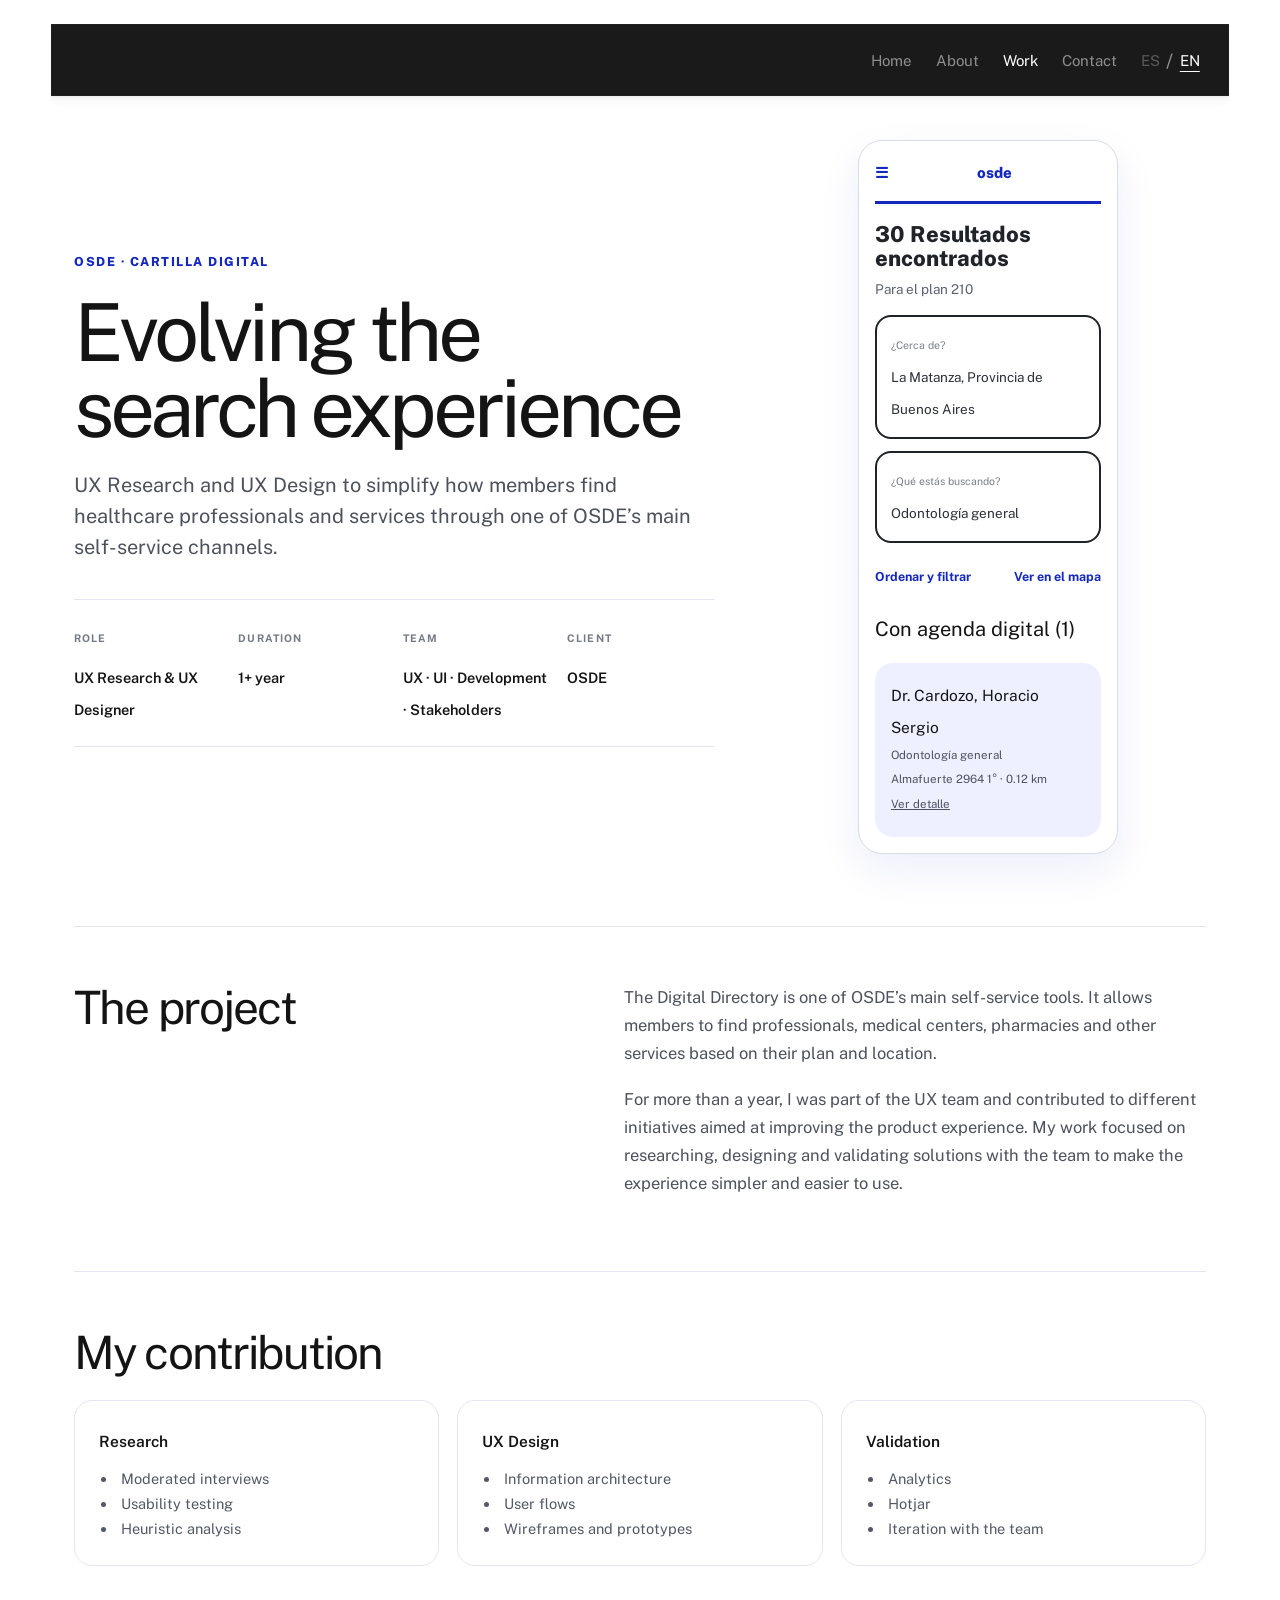
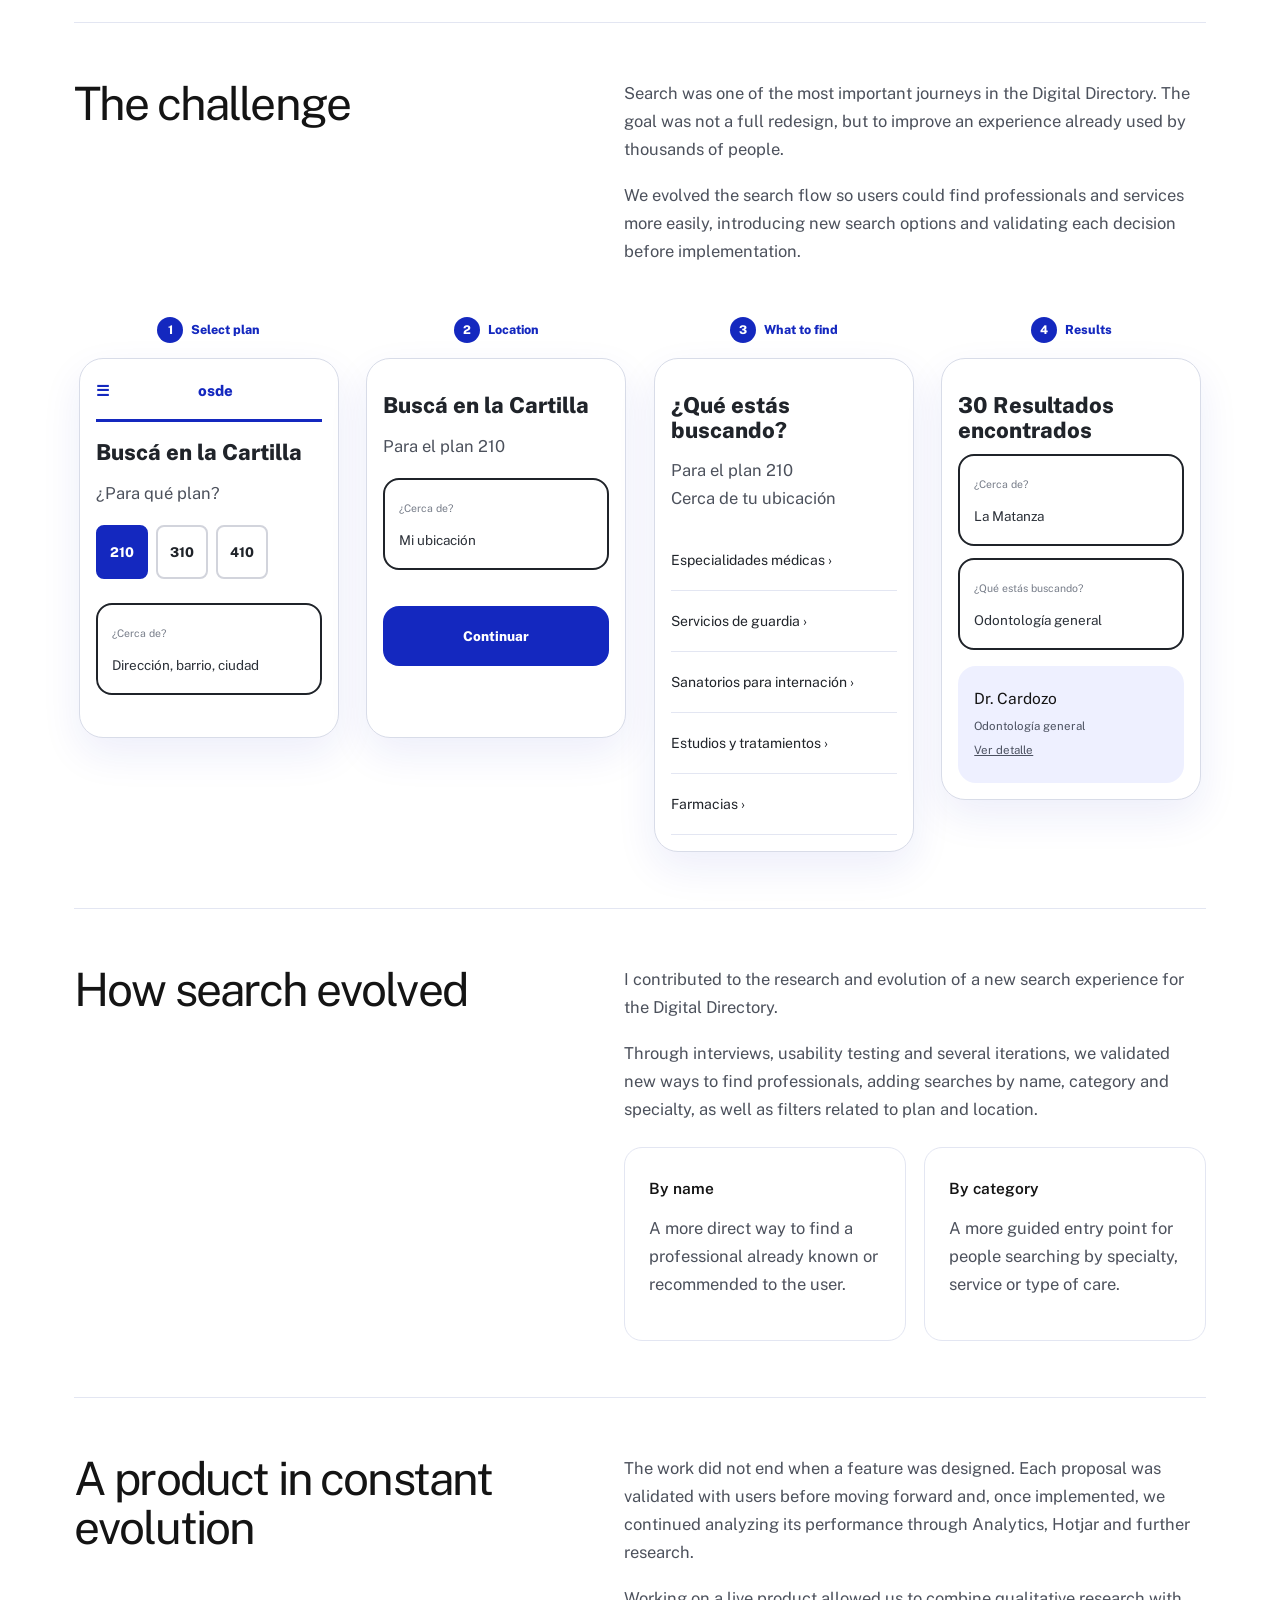
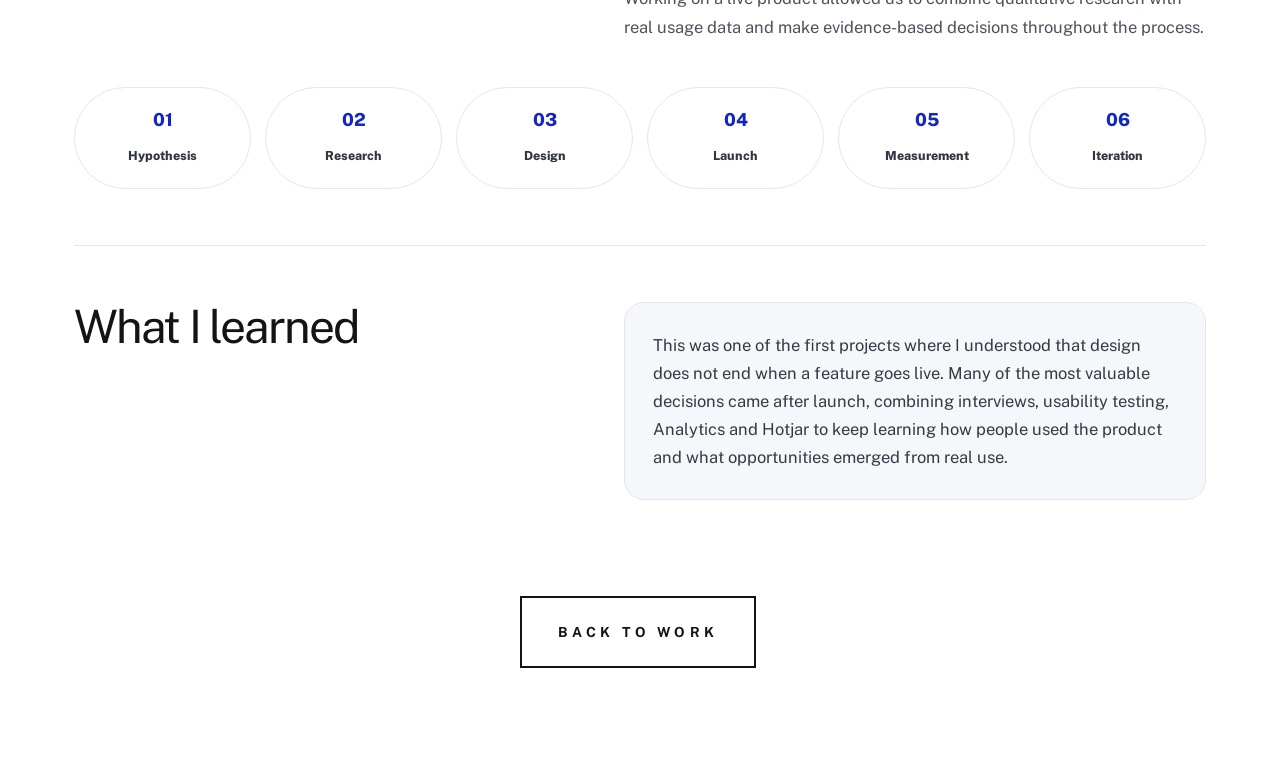
<file: osde-en.html>
<!doctype html>
<html lang="en" class="no-js">
  <head>
    <meta charset="utf-8" />
    <meta name="viewport" content="width=device-width, initial-scale=1" />
    <meta name="description" content="UX Research and UX Design case study about the evolution of search in OSDE’s digital healthcare directory." />
    <title>OSDE Digital Directory — UX case study | Florencia Manara</title>
    <link rel="alternate" hreflang="es" href="osde.html" />
    <link rel="alternate" hreflang="en" href="osde-en.html" />

    <script>
      document.documentElement.classList.remove("no-js");
      document.documentElement.classList.add("js");
    </script>

    <link rel="stylesheet" href="css/vendor.css" />
    <link rel="stylesheet" href="css/styles.css" />

    <style>
      :root {
        --osde-blue: #1428bf;
        --osde-ink: #20242a;
        --osde-soft: #f6f7fb;
        --osde-line: #e3e6f2;
      }

      body.osde-page {
        background: #fff;
        color: var(--osde-ink);
      }

      .osde-case {
        max-width: 1180px;
        margin: 0 auto;
        padding: 140px 24px 80px;
      }

      .osde-kicker {
        color: var(--osde-blue);
        font-weight: 800;
        letter-spacing: 0.12em;
        text-transform: uppercase;
        font-size: 1.25rem;
        margin-bottom: 16px;
      }

      .osde-hero {
        display: grid;
        grid-template-columns: minmax(0, 1.1fr) minmax(280px, 0.75fr);
        gap: 56px;
        align-items: center;
        margin-bottom: 72px;
      }

      .osde-title {
        font-size: clamp(4rem, 7vw, 8rem);
        line-height: 0.95;
        letter-spacing: -0.05em;
        margin: 0 0 24px;
      }

      .osde-lead {
        font-size: 2rem;
        line-height: 1.55;
        color: #4c515c;
        max-width: 720px;
      }

      .osde-meta {
        display: grid;
        grid-template-columns: repeat(4, minmax(0, 1fr));
        gap: 18px;
        margin-top: 36px;
        border-top: 1px solid var(--osde-line);
        border-bottom: 1px solid var(--osde-line);
        padding: 22px 0;
      }

      .osde-meta span {
        display: block;
        font-size: 1.05rem;
        color: #747986;
        text-transform: uppercase;
        letter-spacing: 0.1em;
        margin-bottom: 6px;
        font-weight: 700;
      }

      .osde-meta strong {
        font-size: 1.45rem;
        line-height: 1.3;
      }

      .osde-section {
        padding: 56px 0;
        border-top: 1px solid var(--osde-line);
      }

      .osde-two {
        display: grid;
        grid-template-columns: minmax(0, 0.85fr) minmax(0, 1fr);
        gap: 56px;
        align-items: start;
      }

      .osde-section h2 {
        font-size: clamp(3rem, 4vw, 4.6rem);
        line-height: 1.05;
        letter-spacing: -0.04em;
        margin: 0 0 18px;
      }

      .osde-section p {
        color: #4c515c;
        font-size: 1.65rem;
        line-height: 1.7;
        margin-bottom: 18px;
      }

      .osde-note {
        background: var(--osde-soft);
        border: 1px solid var(--osde-line);
        border-radius: 20px;
        padding: 28px;
      }

      .osde-note p {
        margin: 0;
        color: #353943;
      }

      .osde-cards {
        display: grid;
        grid-template-columns: repeat(3, minmax(0, 1fr));
        gap: 18px;
        margin-top: 24px;
      }

      .osde-card {
        border: 1px solid var(--osde-line);
        border-radius: 18px;
        padding: 24px;
        background: #fff;
      }

      .osde-card b {
        display: block;
        font-size: 1.55rem;
        margin-bottom: 10px;
      }

      .osde-card ul {
        margin: 0;
        padding-left: 18px;
        color: #525866;
        font-size: 1.45rem;
        line-height: 1.7;
      }

      .osde-flow {
        display: grid;
        grid-template-columns: repeat(4, minmax(170px, 1fr));
        gap: 18px;
        margin-top: 28px;
        align-items: start;
      }

      .osde-flow-step {
        text-align: center;
      }

      .osde-step-label {
        display: inline-flex;
        align-items: center;
        justify-content: center;
        gap: 8px;
        font-size: 1.25rem;
        font-weight: 800;
        color: var(--osde-blue);
        margin-bottom: 12px;
      }

      .osde-step-label span {
        width: 26px;
        height: 26px;
        border-radius: 50%;
        background: var(--osde-blue);
        color: #fff;
        display: inline-flex;
        align-items: center;
        justify-content: center;
        font-size: 1.2rem;
      }

      .phone {
        width: 100%;
        max-width: 260px;
        margin: 0 auto;
        border: 1px solid #d8dce8;
        border-radius: 24px;
        padding: 16px;
        box-shadow: 0 16px 40px rgba(20, 40, 191, 0.08);
        background: #fff;
        text-align: left;
        min-height: 420px;
      }

      .phone.small {
        min-height: 380px;
      }

      .phone-top {
        display: flex;
        align-items: center;
        justify-content: space-between;
        color: var(--osde-blue);
        font-size: 1.5rem;
        font-weight: 800;
        margin-bottom: 16px;
        border-bottom: 3px solid var(--osde-blue);
        padding-bottom: 12px;
      }

      .phone-title {
        font-size: 2.2rem;
        line-height: 1.1;
        font-weight: 800;
        margin: 18px 0 14px;
      }

      .phone-sub {
        font-size: 1.35rem;
        color: #5a6070;
        line-height: 1.35;
        margin-bottom: 16px;
      }

      .plans {
        display: flex;
        gap: 8px;
        flex-wrap: wrap;
        margin-bottom: 24px;
      }

      .plan {
        border: 2px solid #d2d4dc;
        border-radius: 8px;
        padding: 9px 12px;
        font-size: 1.35rem;
        font-weight: 800;
      }

      .plan.active {
        background: var(--osde-blue);
        color: #fff;
        border-color: var(--osde-blue);
      }

      .input {
        border: 2px solid #1f2329;
        border-radius: 16px;
        padding: 12px 14px;
        margin: 12px 0;
        font-size: 1.35rem;
        color: #2b3038;
      }

      .input span {
        display: block;
        color: #777d89;
        font-size: 1.05rem;
      }

      .button {
        background: var(--osde-blue);
        color: #fff;
        text-align: center;
        padding: 14px;
        border-radius: 16px;
        margin-top: 36px;
        font-size: 1.35rem;
        font-weight: 800;
      }

      .list-item {
        border-bottom: 1px solid var(--osde-line);
        padding: 14px 0;
        font-size: 1.4rem;
        display: flex;
        justify-content: space-between;
        gap: 12px;
      }

      .result-title {
        font-size: 2.2rem;
        line-height: 1.1;
        font-weight: 800;
        margin: 18px 0 10px;
      }

      .filter {
        display: flex;
        justify-content: space-between;
        margin: 18px 0;
        font-size: 1.25rem;
        color: var(--osde-blue);
        font-weight: 700;
      }

      .doctor-card {
        background: #eef0ff;
        border-radius: 18px;
        padding: 16px;
        margin-top: 16px;
      }

      .doctor-card h4 {
        font-size: 1.55rem;
        margin: 0 0 4px;
      }

      .doctor-card p {
        font-size: 1.15rem;
        line-height: 1.45;
        margin: 0 0 8px;
        color: #4b5160;
      }

      .process {
        display: grid;
        grid-template-columns: repeat(6, minmax(0, 1fr));
        gap: 14px;
        margin-top: 28px;
      }

      .process-item {
        border: 1px solid var(--osde-line);
        border-radius: 999px;
        padding: 16px 12px;
        text-align: center;
        background: #fff;
        font-weight: 800;
        color: #313640;
        font-size: 1.25rem;
      }

      .process-item span {
        display: block;
        color: var(--osde-blue);
        font-size: 1.8rem;
        margin-bottom: 4px;
      }

      .osde-back {
        text-align: center;
        padding: 40px 0 0;
      }

      @media (max-width: 900px) {
        .osde-case {
          padding-top: 110px;
        }

        .osde-hero,
        .osde-two {
          grid-template-columns: 1fr;
          gap: 32px;
        }

        .osde-meta {
          grid-template-columns: 1fr 1fr;
        }

        .osde-cards {
          grid-template-columns: 1fr;
        }

        .osde-flow {
          grid-template-columns: 1fr 1fr;
        }

        .process {
          grid-template-columns: 1fr 1fr;
        }

        .osde-title {
          font-size: 4.6rem;
        }
      }

      @media (max-width: 560px) {
        .osde-meta,
        .osde-flow,
        .process {
          grid-template-columns: 1fr;
        }

        .phone {
          max-width: 100%;
        }

        .osde-section {
          padding: 42px 0;
        }
      }
    </style>
  </head>

  <body id="top" class="ss-show osde-page">
    <div id="preloader" style="display: none">
      <div id="loader" class="dots-fade">
        <div></div>
        <div></div>
        <div></div>
      </div>
    </div>

    <div id="page" class="s-pagewrap">
      <header class="s-header">
        <div class="row s-header__inner">
          <div class="s-header__block">
            <div class="s-header__logo"></div>
            <a class="s-header__menu-toggle" href="#0"><span>Menu</span></a>
          </div>

          <nav class="s-header__nav">
            <ul class="s-header__menu-links">
              <li><a href="index-en.html#intro">Home</a></li>
              <li><a href="index-en.html#about">About</a></li>
              <li class="current"><a href="index-en.html#works">Work</a></li>
              <li><a href="index-en.html#footer">Contact</a></li>
              <li class="language-switch" aria-label="Language"><a href="osde.html" lang="es">ES</a><span aria-hidden="true">/</span><a href="osde-en.html" lang="en" aria-current="true">EN</a></li>
            </ul>
          </nav>
        </div>
      </header>

      <main class="osde-case">
        <section class="osde-hero">
          <div>
            <p class="osde-kicker">OSDE · Cartilla Digital</p>
            <h1 class="osde-title">Evolving the search experience</h1>
            <p class="osde-lead">
              UX Research and UX Design to simplify how members find healthcare professionals and services through one of OSDE’s main self-service channels.
            </p>

            <div class="osde-meta">
              <div>
                <span>Role</span>
                <strong>UX Research & UX Designer</strong>
              </div>
              <div>
                <span>Duration</span>
                <strong>1+ year</strong>
              </div>
              <div>
                <span>Team</span>
                <strong>UX · UI · Development · Stakeholders</strong>
              </div>
              <div>
                <span>Client</span>
                <strong>OSDE</strong>
              </div>
            </div>
          </div>

          <div class="phone">
            <div class="phone-top">
              <span>☰</span>
              <span>osde</span>
              <span></span>
            </div>
            <div class="result-title">30 Resultados encontrados</div>
            <p class="phone-sub">Para el plan 210</p>
            <div class="input">
              <span>¿Cerca de?</span>
              La Matanza, Provincia de Buenos Aires
            </div>
            <div class="input">
              <span>¿Qué estás buscando?</span>
              Odontología general
            </div>
            <div class="filter">
              <span>Ordenar y filtrar</span>
              <span>Ver en el mapa</span>
            </div>
            <h3 style="font-size: 2rem; margin: 0 0 8px">
              Con agenda digital (1)
            </h3>
            <div class="doctor-card">
              <h4>Dr. Cardozo, Horacio Sergio</h4>
              <p>Odontología general</p>
              <p>Almafuerte 2964 1° · 0.12 km</p>
              <p><u>Ver detalle</u></p>
            </div>
          </div>
        </section>

        <section class="osde-section osde-two">
          <div>
            <h2>The project</h2>
          </div>
          <div>
            <p>
              The Digital Directory is one of OSDE’s main self-service tools. It allows members to find professionals, medical centers, pharmacies and other services based on their plan and location.
            </p>
            <p>
              For more than a year, I was part of the UX team and contributed to different initiatives aimed at improving the product experience. My work focused on researching, designing and validating solutions with the team to make the experience simpler and easier to use.
            </p>
          </div>
        </section>

        <section class="osde-section">
          <h2>My contribution</h2>
          <div class="osde-cards">
            <div class="osde-card">
              <b>Research</b>
              <ul>
                <li>Moderated interviews</li>
                <li>Usability testing</li>
                <li>Heuristic analysis</li>
              </ul>
            </div>
            <div class="osde-card">
              <b>UX Design</b>
              <ul>
                <li>Information architecture</li>
                <li>User flows</li>
                <li>Wireframes and prototypes</li>
              </ul>
            </div>
            <div class="osde-card">
              <b>Validation</b>
              <ul>
                <li>Analytics</li>
                <li>Hotjar</li>
                <li>Iteration with the team</li>
              </ul>
            </div>
          </div>
        </section>

        <section class="osde-section">
          <div class="osde-two">
            <div>
              <h2>The challenge</h2>
            </div>
            <div>
              <p>
                Search was one of the most important journeys in the Digital Directory. The goal was not a full redesign, but to improve an experience already used by thousands of people.
              </p>
              <p>
                We evolved the search flow so users could find professionals and services more easily, introducing new search options and validating each decision before implementation.
              </p>
            </div>
          </div>

          <div class="osde-flow">
            <div class="osde-flow-step">
              <div class="osde-step-label"><span>1</span>Select plan</div>
              <div class="phone small">
                <div class="phone-top">
                  <span>☰</span>
                  <span>osde</span>
                  <span></span>
                </div>
                <div class="phone-title">Buscá en la Cartilla</div>
                <p class="phone-sub">¿Para qué plan?</p>
                <div class="plans">
                  <div class="plan active">210</div>
                  <div class="plan">310</div>
                  <div class="plan">410</div>
                </div>
                <div class="input">
                  <span>¿Cerca de?</span>
                  Dirección, barrio, ciudad
                </div>
              </div>
            </div>

            <div class="osde-flow-step">
              <div class="osde-step-label"><span>2</span>Location</div>
              <div class="phone small">
                <div class="phone-title">Buscá en la Cartilla</div>
                <p class="phone-sub">Para el plan 210</p>
                <div class="input">
                  <span>¿Cerca de?</span>
                  Mi ubicación
                </div>
                <div class="button">Continuar</div>
              </div>
            </div>

            <div class="osde-flow-step">
              <div class="osde-step-label"><span>3</span>What to find</div>
              <div class="phone small">
                <div class="phone-title">¿Qué estás buscando?</div>
                <p class="phone-sub">
                  Para el plan 210<br />
                  Cerca de tu ubicación
                </p>
                <div class="list-item">Especialidades médicas ›</div>
                <div class="list-item">Servicios de guardia ›</div>
                <div class="list-item">Sanatorios para internación ›</div>
                <div class="list-item">Estudios y tratamientos ›</div>
                <div class="list-item">Farmacias ›</div>
              </div>
            </div>

            <div class="osde-flow-step">
              <div class="osde-step-label"><span>4</span>Results</div>
              <div class="phone small">
                <div class="result-title">30 Resultados encontrados</div>
                <div class="input">
                  <span>¿Cerca de?</span>
                  La Matanza
                </div>
                <div class="input">
                  <span>¿Qué estás buscando?</span>
                  Odontología general
                </div>
                <div class="doctor-card">
                  <h4>Dr. Cardozo</h4>
                  <p>Odontología general</p>
                  <p><u>Ver detalle</u></p>
                </div>
              </div>
            </div>
          </div>
        </section>

        <section class="osde-section osde-two">
          <div>
            <h2>How search evolved</h2>
          </div>
          <div>
            <p>
              I contributed to the research and evolution of a new search experience for the Digital Directory.
            </p>
            <p>
              Through interviews, usability testing and several iterations, we validated new ways to find professionals, adding searches by name, category and specialty, as well as filters related to plan and location.
            </p>

            <div class="osde-cards" style="grid-template-columns: 1fr 1fr; margin-top: 24px">
              <div class="osde-card">
                <b>By name</b>
                <p>
                  A more direct way to find a professional already known or recommended to the user.
                </p>
              </div>
              <div class="osde-card">
                <b>By category</b>
                <p>
                  A more guided entry point for people searching by specialty, service or type of care.
                </p>
              </div>
            </div>
          </div>
        </section>

        <section class="osde-section">
          <div class="osde-two">
            <div>
              <h2>A product in constant evolution</h2>
            </div>
            <div>
              <p>
                The work did not end when a feature was designed. Each proposal was validated with users before moving forward and, once implemented, we continued analyzing its performance through Analytics, Hotjar and further research.
              </p>
              <p>
                Working on a live product allowed us to combine qualitative research with real usage data and make evidence-based decisions throughout the process.
              </p>
            </div>
          </div>

          <div class="process">
            <div class="process-item"><span>01</span>Hypothesis</div>
            <div class="process-item"><span>02</span>Research</div>
            <div class="process-item"><span>03</span>Design</div>
            <div class="process-item"><span>04</span>Launch</div>
            <div class="process-item"><span>05</span>Measurement</div>
            <div class="process-item"><span>06</span>Iteration</div>
          </div>
        </section>

        <section class="osde-section osde-two">
          <div>
            <h2>What I learned</h2>
          </div>
          <div class="osde-note">
            <p>
              This was one of the first projects where I understood that design does not end when a feature goes live. Many of the most valuable decisions came after launch, combining interviews, usability testing, Analytics and Hotjar to keep learning how people used the product and what opportunities emerged from real use.
            </p>
          </div>
        </section>

        <div class="osde-back">
          <a href="index-en.html#works" class="btn btn--stroke btn--large">Back to work</a>
        </div>
      </main>

      <script src="js/plugins.js"></script>
      <script src="js/main.js"></script>
    </div>
  </body>
</html>
</file>
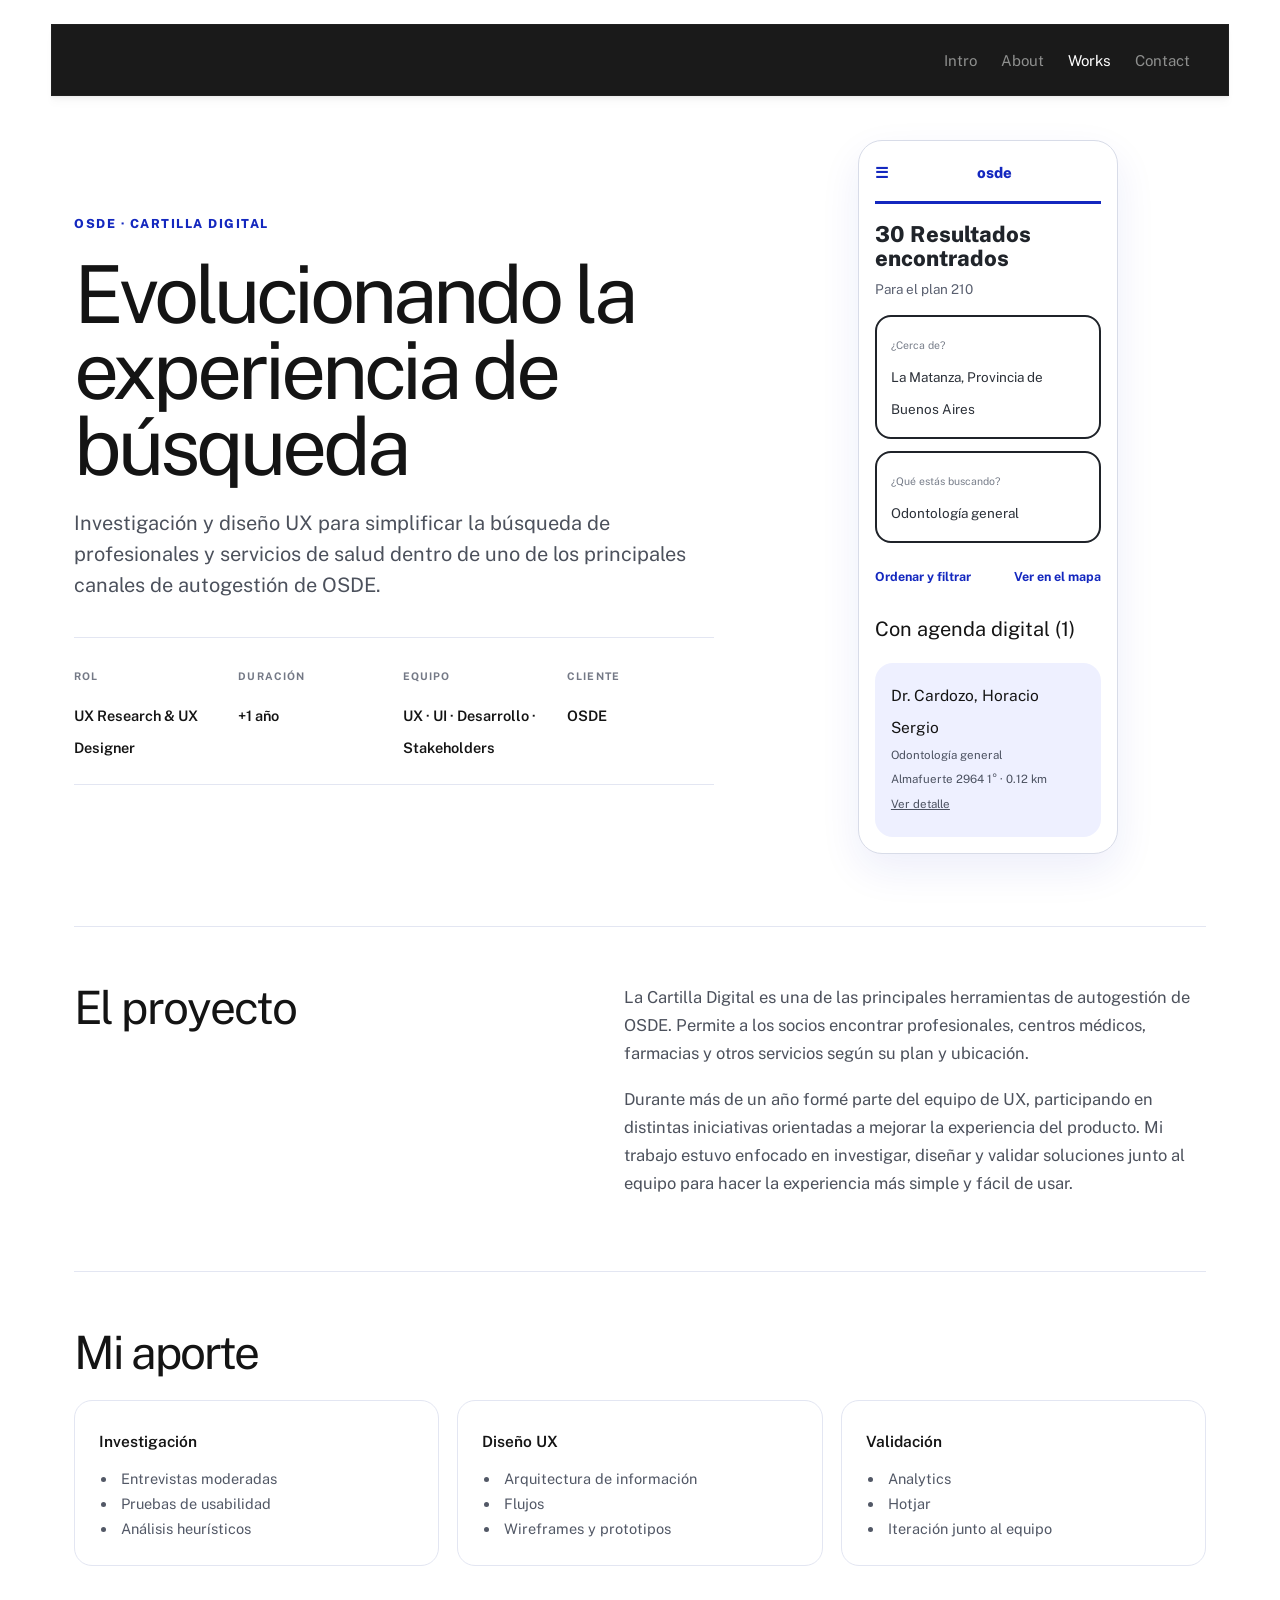
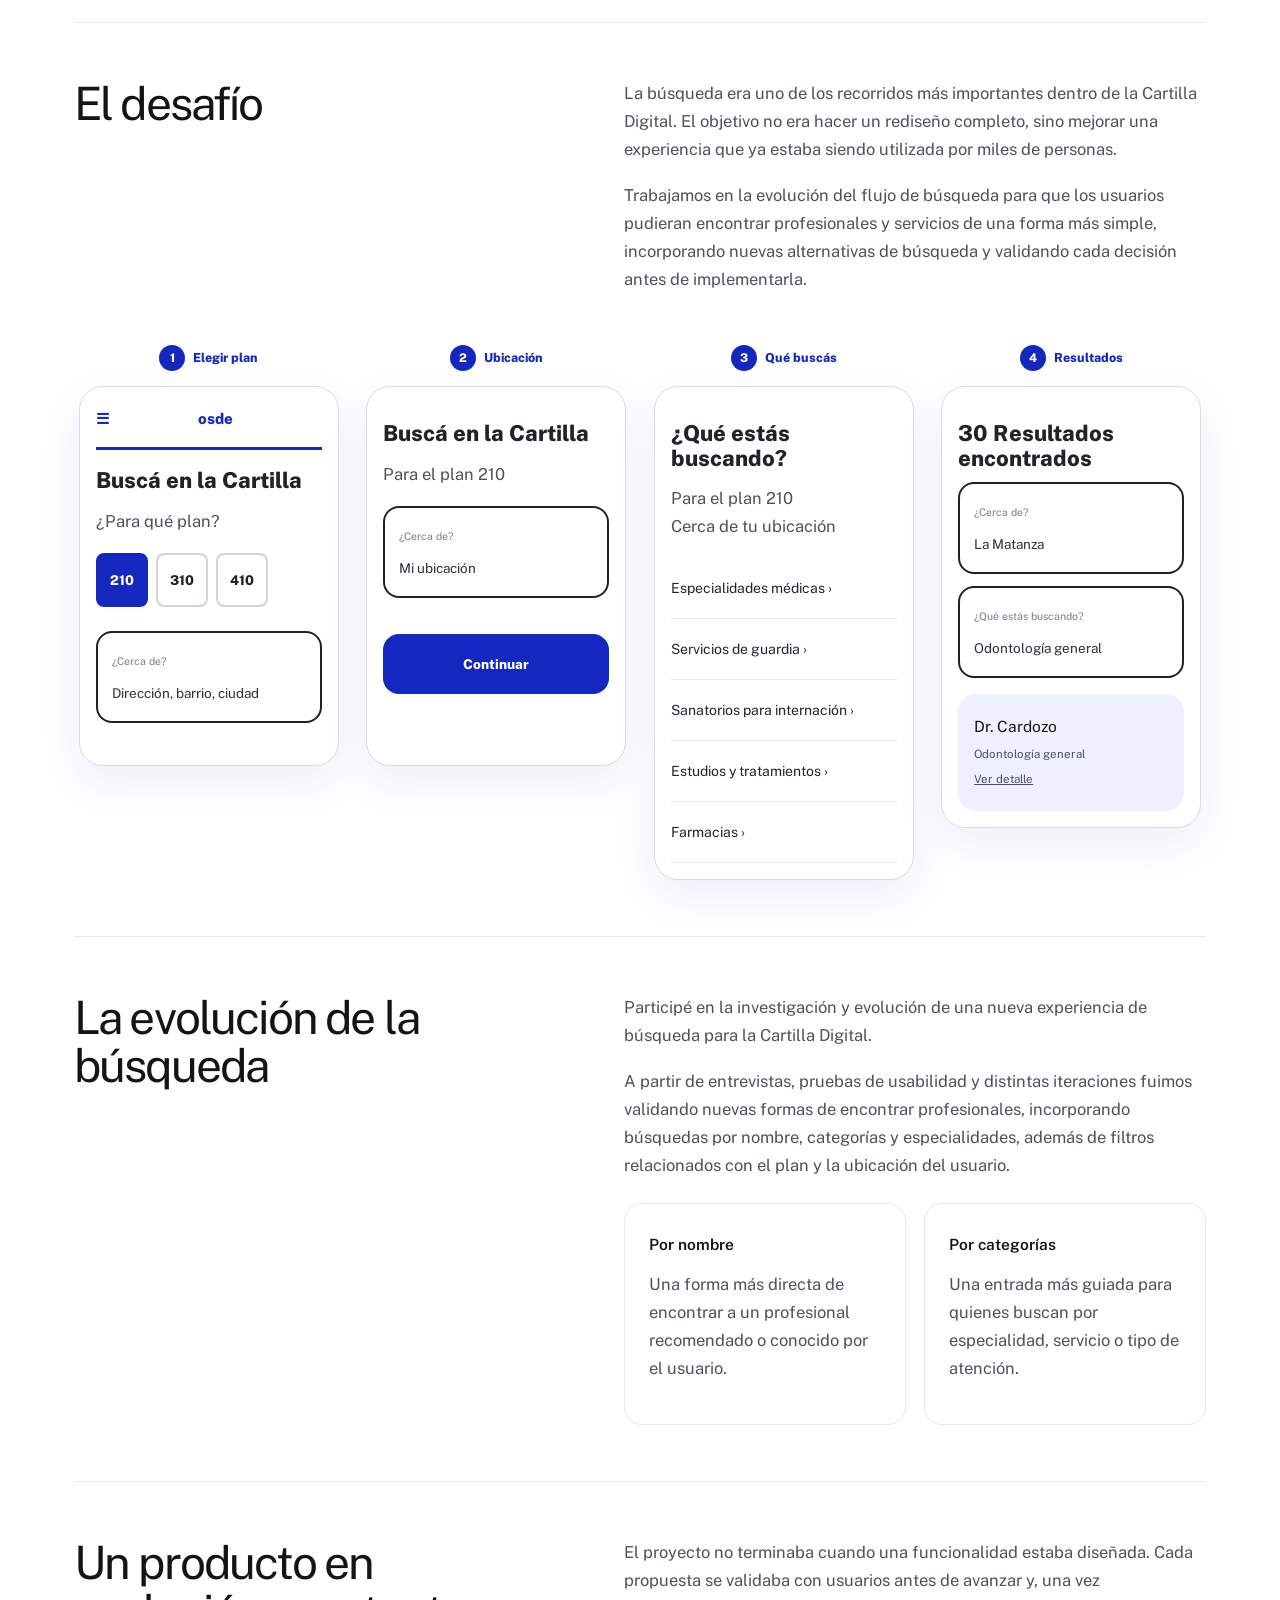
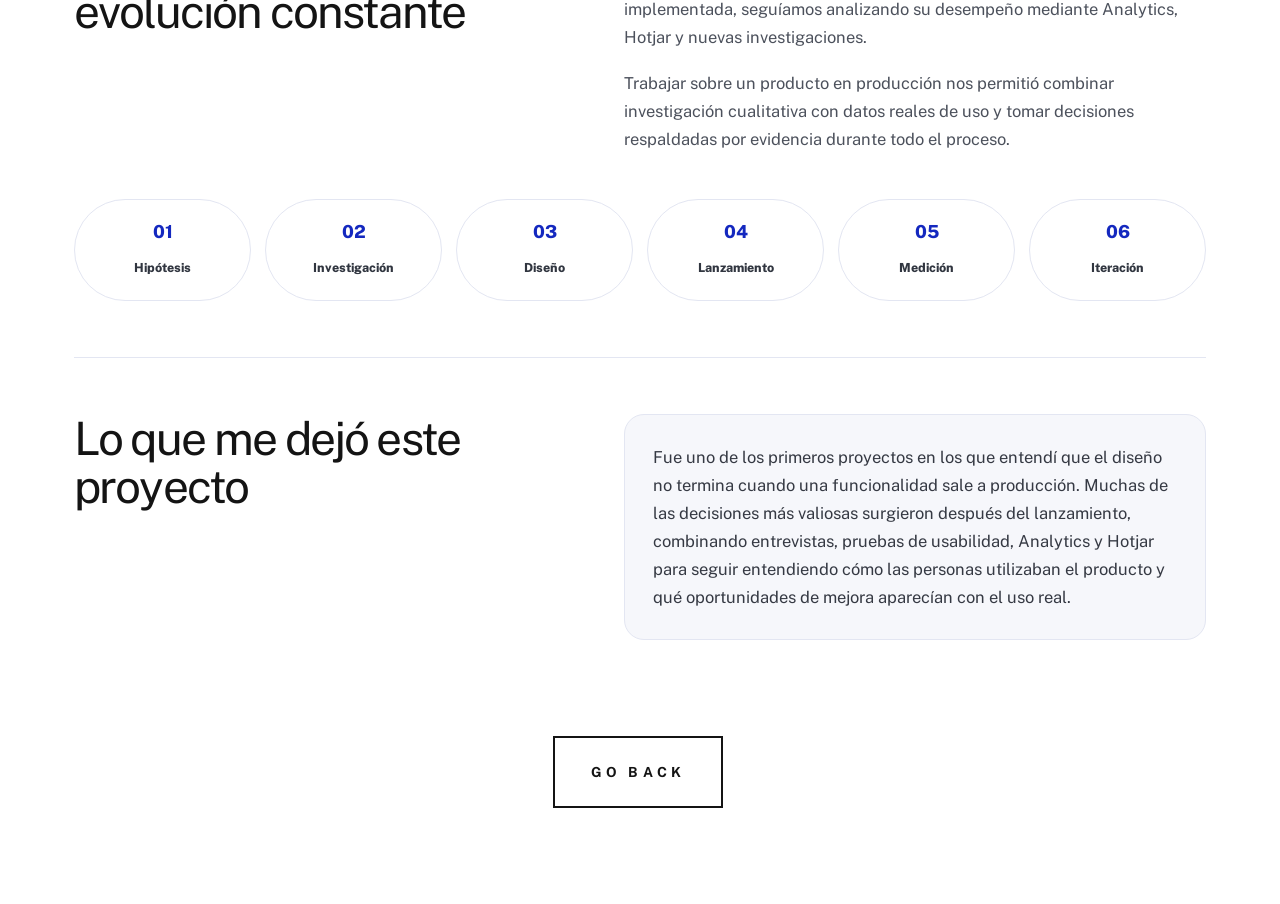
<file: osde.html>
<!doctype html>
<html lang="en" class="no-js">
  <head>
    <meta charset="utf-8" />
    <meta name="viewport" content="width=device-width, initial-scale=1" />
    <title>OSDE Cartilla Digital - Florencia Manara</title>

    <script>
      document.documentElement.classList.remove("no-js");
      document.documentElement.classList.add("js");
    </script>

    <link rel="stylesheet" href="css/vendor.css" />
    <link rel="stylesheet" href="css/styles.css" />

    <style>
      :root {
        --osde-blue: #1428bf;
        --osde-ink: #20242a;
        --osde-soft: #f6f7fb;
        --osde-line: #e3e6f2;
      }

      body.osde-page {
        background: #fff;
        color: var(--osde-ink);
      }

      .osde-case {
        max-width: 1180px;
        margin: 0 auto;
        padding: 140px 24px 80px;
      }

      .osde-kicker {
        color: var(--osde-blue);
        font-weight: 800;
        letter-spacing: 0.12em;
        text-transform: uppercase;
        font-size: 1.25rem;
        margin-bottom: 16px;
      }

      .osde-hero {
        display: grid;
        grid-template-columns: minmax(0, 1.1fr) minmax(280px, 0.75fr);
        gap: 56px;
        align-items: center;
        margin-bottom: 72px;
      }

      .osde-title {
        font-size: clamp(4rem, 7vw, 8rem);
        line-height: 0.95;
        letter-spacing: -0.05em;
        margin: 0 0 24px;
      }

      .osde-lead {
        font-size: 2rem;
        line-height: 1.55;
        color: #4c515c;
        max-width: 720px;
      }

      .osde-meta {
        display: grid;
        grid-template-columns: repeat(4, minmax(0, 1fr));
        gap: 18px;
        margin-top: 36px;
        border-top: 1px solid var(--osde-line);
        border-bottom: 1px solid var(--osde-line);
        padding: 22px 0;
      }

      .osde-meta span {
        display: block;
        font-size: 1.05rem;
        color: #747986;
        text-transform: uppercase;
        letter-spacing: 0.1em;
        margin-bottom: 6px;
        font-weight: 700;
      }

      .osde-meta strong {
        font-size: 1.45rem;
        line-height: 1.3;
      }

      .osde-section {
        padding: 56px 0;
        border-top: 1px solid var(--osde-line);
      }

      .osde-two {
        display: grid;
        grid-template-columns: minmax(0, 0.85fr) minmax(0, 1fr);
        gap: 56px;
        align-items: start;
      }

      .osde-section h2 {
        font-size: clamp(3rem, 4vw, 4.6rem);
        line-height: 1.05;
        letter-spacing: -0.04em;
        margin: 0 0 18px;
      }

      .osde-section p {
        color: #4c515c;
        font-size: 1.65rem;
        line-height: 1.7;
        margin-bottom: 18px;
      }

      .osde-note {
        background: var(--osde-soft);
        border: 1px solid var(--osde-line);
        border-radius: 20px;
        padding: 28px;
      }

      .osde-note p {
        margin: 0;
        color: #353943;
      }

      .osde-cards {
        display: grid;
        grid-template-columns: repeat(3, minmax(0, 1fr));
        gap: 18px;
        margin-top: 24px;
      }

      .osde-card {
        border: 1px solid var(--osde-line);
        border-radius: 18px;
        padding: 24px;
        background: #fff;
      }

      .osde-card b {
        display: block;
        font-size: 1.55rem;
        margin-bottom: 10px;
      }

      .osde-card ul {
        margin: 0;
        padding-left: 18px;
        color: #525866;
        font-size: 1.45rem;
        line-height: 1.7;
      }

      .osde-flow {
        display: grid;
        grid-template-columns: repeat(4, minmax(170px, 1fr));
        gap: 18px;
        margin-top: 28px;
        align-items: start;
      }

      .osde-flow-step {
        text-align: center;
      }

      .osde-step-label {
        display: inline-flex;
        align-items: center;
        justify-content: center;
        gap: 8px;
        font-size: 1.25rem;
        font-weight: 800;
        color: var(--osde-blue);
        margin-bottom: 12px;
      }

      .osde-step-label span {
        width: 26px;
        height: 26px;
        border-radius: 50%;
        background: var(--osde-blue);
        color: #fff;
        display: inline-flex;
        align-items: center;
        justify-content: center;
        font-size: 1.2rem;
      }

      .phone {
        width: 100%;
        max-width: 260px;
        margin: 0 auto;
        border: 1px solid #d8dce8;
        border-radius: 24px;
        padding: 16px;
        box-shadow: 0 16px 40px rgba(20, 40, 191, 0.08);
        background: #fff;
        text-align: left;
        min-height: 420px;
      }

      .phone.small {
        min-height: 380px;
      }

      .phone-top {
        display: flex;
        align-items: center;
        justify-content: space-between;
        color: var(--osde-blue);
        font-size: 1.5rem;
        font-weight: 800;
        margin-bottom: 16px;
        border-bottom: 3px solid var(--osde-blue);
        padding-bottom: 12px;
      }

      .phone-title {
        font-size: 2.2rem;
        line-height: 1.1;
        font-weight: 800;
        margin: 18px 0 14px;
      }

      .phone-sub {
        font-size: 1.35rem;
        color: #5a6070;
        line-height: 1.35;
        margin-bottom: 16px;
      }

      .plans {
        display: flex;
        gap: 8px;
        flex-wrap: wrap;
        margin-bottom: 24px;
      }

      .plan {
        border: 2px solid #d2d4dc;
        border-radius: 8px;
        padding: 9px 12px;
        font-size: 1.35rem;
        font-weight: 800;
      }

      .plan.active {
        background: var(--osde-blue);
        color: #fff;
        border-color: var(--osde-blue);
      }

      .input {
        border: 2px solid #1f2329;
        border-radius: 16px;
        padding: 12px 14px;
        margin: 12px 0;
        font-size: 1.35rem;
        color: #2b3038;
      }

      .input span {
        display: block;
        color: #777d89;
        font-size: 1.05rem;
      }

      .button {
        background: var(--osde-blue);
        color: #fff;
        text-align: center;
        padding: 14px;
        border-radius: 16px;
        margin-top: 36px;
        font-size: 1.35rem;
        font-weight: 800;
      }

      .list-item {
        border-bottom: 1px solid var(--osde-line);
        padding: 14px 0;
        font-size: 1.4rem;
        display: flex;
        justify-content: space-between;
        gap: 12px;
      }

      .result-title {
        font-size: 2.2rem;
        line-height: 1.1;
        font-weight: 800;
        margin: 18px 0 10px;
      }

      .filter {
        display: flex;
        justify-content: space-between;
        margin: 18px 0;
        font-size: 1.25rem;
        color: var(--osde-blue);
        font-weight: 700;
      }

      .doctor-card {
        background: #eef0ff;
        border-radius: 18px;
        padding: 16px;
        margin-top: 16px;
      }

      .doctor-card h4 {
        font-size: 1.55rem;
        margin: 0 0 4px;
      }

      .doctor-card p {
        font-size: 1.15rem;
        line-height: 1.45;
        margin: 0 0 8px;
        color: #4b5160;
      }

      .process {
        display: grid;
        grid-template-columns: repeat(6, minmax(0, 1fr));
        gap: 14px;
        margin-top: 28px;
      }

      .process-item {
        border: 1px solid var(--osde-line);
        border-radius: 999px;
        padding: 16px 12px;
        text-align: center;
        background: #fff;
        font-weight: 800;
        color: #313640;
        font-size: 1.25rem;
      }

      .process-item span {
        display: block;
        color: var(--osde-blue);
        font-size: 1.8rem;
        margin-bottom: 4px;
      }

      .osde-back {
        text-align: center;
        padding: 40px 0 0;
      }

      @media (max-width: 900px) {
        .osde-case {
          padding-top: 110px;
        }

        .osde-hero,
        .osde-two {
          grid-template-columns: 1fr;
          gap: 32px;
        }

        .osde-meta {
          grid-template-columns: 1fr 1fr;
        }

        .osde-cards {
          grid-template-columns: 1fr;
        }

        .osde-flow {
          grid-template-columns: 1fr 1fr;
        }

        .process {
          grid-template-columns: 1fr 1fr;
        }

        .osde-title {
          font-size: 4.6rem;
        }
      }

      @media (max-width: 560px) {
        .osde-meta,
        .osde-flow,
        .process {
          grid-template-columns: 1fr;
        }

        .phone {
          max-width: 100%;
        }

        .osde-section {
          padding: 42px 0;
        }
      }
    </style>
  </head>

  <body id="top" class="ss-show osde-page">
    <div id="preloader" style="display: none">
      <div id="loader" class="dots-fade">
        <div></div>
        <div></div>
        <div></div>
      </div>
    </div>

    <div id="page" class="s-pagewrap">
      <header class="s-header">
        <div class="row s-header__inner">
          <div class="s-header__block">
            <div class="s-header__logo"></div>
            <a class="s-header__menu-toggle" href="#0"><span>Menu</span></a>
          </div>

          <nav class="s-header__nav">
            <ul class="s-header__menu-links">
              <li><a href="index.html#intro">Intro</a></li>
              <li><a href="index.html#about">About</a></li>
              <li class="current"><a href="index.html#works">Works</a></li>
              <li><a href="index.html#footer">Contact</a></li>
            </ul>
          </nav>
        </div>
      </header>

      <main class="osde-case">
        <section class="osde-hero">
          <div>
            <p class="osde-kicker">OSDE · Cartilla Digital</p>
            <h1 class="osde-title">Evolucionando la experiencia de búsqueda</h1>
            <p class="osde-lead">
              Investigación y diseño UX para simplificar la búsqueda de profesionales y servicios de salud dentro de uno de los principales canales de autogestión de OSDE.
            </p>

            <div class="osde-meta">
              <div>
                <span>Rol</span>
                <strong>UX Research & UX Designer</strong>
              </div>
              <div>
                <span>Duración</span>
                <strong>+1 año</strong>
              </div>
              <div>
                <span>Equipo</span>
                <strong>UX · UI · Desarrollo · Stakeholders</strong>
              </div>
              <div>
                <span>Cliente</span>
                <strong>OSDE</strong>
              </div>
            </div>
          </div>

          <div class="phone">
            <div class="phone-top">
              <span>☰</span>
              <span>osde</span>
              <span></span>
            </div>
            <div class="result-title">30 Resultados encontrados</div>
            <p class="phone-sub">Para el plan 210</p>
            <div class="input">
              <span>¿Cerca de?</span>
              La Matanza, Provincia de Buenos Aires
            </div>
            <div class="input">
              <span>¿Qué estás buscando?</span>
              Odontología general
            </div>
            <div class="filter">
              <span>Ordenar y filtrar</span>
              <span>Ver en el mapa</span>
            </div>
            <h3 style="font-size: 2rem; margin: 0 0 8px">
              Con agenda digital (1)
            </h3>
            <div class="doctor-card">
              <h4>Dr. Cardozo, Horacio Sergio</h4>
              <p>Odontología general</p>
              <p>Almafuerte 2964 1° · 0.12 km</p>
              <p><u>Ver detalle</u></p>
            </div>
          </div>
        </section>

        <section class="osde-section osde-two">
          <div>
            <h2>El proyecto</h2>
          </div>
          <div>
            <p>
              La Cartilla Digital es una de las principales herramientas de autogestión de OSDE. Permite a los socios encontrar profesionales, centros médicos, farmacias y otros servicios según su plan y ubicación.
            </p>
            <p>
              Durante más de un año formé parte del equipo de UX, participando en distintas iniciativas orientadas a mejorar la experiencia del producto. Mi trabajo estuvo enfocado en investigar, diseñar y validar soluciones junto al equipo para hacer la experiencia más simple y fácil de usar.
            </p>
          </div>
        </section>

        <section class="osde-section">
          <h2>Mi aporte</h2>
          <div class="osde-cards">
            <div class="osde-card">
              <b>Investigación</b>
              <ul>
                <li>Entrevistas moderadas</li>
                <li>Pruebas de usabilidad</li>
                <li>Análisis heurísticos</li>
              </ul>
            </div>
            <div class="osde-card">
              <b>Diseño UX</b>
              <ul>
                <li>Arquitectura de información</li>
                <li>Flujos</li>
                <li>Wireframes y prototipos</li>
              </ul>
            </div>
            <div class="osde-card">
              <b>Validación</b>
              <ul>
                <li>Analytics</li>
                <li>Hotjar</li>
                <li>Iteración junto al equipo</li>
              </ul>
            </div>
          </div>
        </section>

        <section class="osde-section">
          <div class="osde-two">
            <div>
              <h2>El desafío</h2>
            </div>
            <div>
              <p>
                La búsqueda era uno de los recorridos más importantes dentro de la Cartilla Digital. El objetivo no era hacer un rediseño completo, sino mejorar una experiencia que ya estaba siendo utilizada por miles de personas.
              </p>
              <p>
                Trabajamos en la evolución del flujo de búsqueda para que los usuarios pudieran encontrar profesionales y servicios de una forma más simple, incorporando nuevas alternativas de búsqueda y validando cada decisión antes de implementarla.
              </p>
            </div>
          </div>

          <div class="osde-flow">
            <div class="osde-flow-step">
              <div class="osde-step-label"><span>1</span>Elegir plan</div>
              <div class="phone small">
                <div class="phone-top">
                  <span>☰</span>
                  <span>osde</span>
                  <span></span>
                </div>
                <div class="phone-title">Buscá en la Cartilla</div>
                <p class="phone-sub">¿Para qué plan?</p>
                <div class="plans">
                  <div class="plan active">210</div>
                  <div class="plan">310</div>
                  <div class="plan">410</div>
                </div>
                <div class="input">
                  <span>¿Cerca de?</span>
                  Dirección, barrio, ciudad
                </div>
              </div>
            </div>

            <div class="osde-flow-step">
              <div class="osde-step-label"><span>2</span>Ubicación</div>
              <div class="phone small">
                <div class="phone-title">Buscá en la Cartilla</div>
                <p class="phone-sub">Para el plan 210</p>
                <div class="input">
                  <span>¿Cerca de?</span>
                  Mi ubicación
                </div>
                <div class="button">Continuar</div>
              </div>
            </div>

            <div class="osde-flow-step">
              <div class="osde-step-label"><span>3</span>Qué buscás</div>
              <div class="phone small">
                <div class="phone-title">¿Qué estás buscando?</div>
                <p class="phone-sub">
                  Para el plan 210<br />
                  Cerca de tu ubicación
                </p>
                <div class="list-item">Especialidades médicas ›</div>
                <div class="list-item">Servicios de guardia ›</div>
                <div class="list-item">Sanatorios para internación ›</div>
                <div class="list-item">Estudios y tratamientos ›</div>
                <div class="list-item">Farmacias ›</div>
              </div>
            </div>

            <div class="osde-flow-step">
              <div class="osde-step-label"><span>4</span>Resultados</div>
              <div class="phone small">
                <div class="result-title">30 Resultados encontrados</div>
                <div class="input">
                  <span>¿Cerca de?</span>
                  La Matanza
                </div>
                <div class="input">
                  <span>¿Qué estás buscando?</span>
                  Odontología general
                </div>
                <div class="doctor-card">
                  <h4>Dr. Cardozo</h4>
                  <p>Odontología general</p>
                  <p><u>Ver detalle</u></p>
                </div>
              </div>
            </div>
          </div>
        </section>

        <section class="osde-section osde-two">
          <div>
            <h2>La evolución de la búsqueda</h2>
          </div>
          <div>
            <p>
              Participé en la investigación y evolución de una nueva experiencia de búsqueda para la Cartilla Digital.
            </p>
            <p>
              A partir de entrevistas, pruebas de usabilidad y distintas iteraciones fuimos validando nuevas formas de encontrar profesionales, incorporando búsquedas por nombre, categorías y especialidades, además de filtros relacionados con el plan y la ubicación del usuario.
            </p>

            <div class="osde-cards" style="grid-template-columns: 1fr 1fr; margin-top: 24px">
              <div class="osde-card">
                <b>Por nombre</b>
                <p>
                  Una forma más directa de encontrar a un profesional recomendado o conocido por el usuario.
                </p>
              </div>
              <div class="osde-card">
                <b>Por categorías</b>
                <p>
                  Una entrada más guiada para quienes buscan por especialidad, servicio o tipo de atención.
                </p>
              </div>
            </div>
          </div>
        </section>

        <section class="osde-section">
          <div class="osde-two">
            <div>
              <h2>Un producto en evolución constante</h2>
            </div>
            <div>
              <p>
                El proyecto no terminaba cuando una funcionalidad estaba diseñada. Cada propuesta se validaba con usuarios antes de avanzar y, una vez implementada, seguíamos analizando su desempeño mediante Analytics, Hotjar y nuevas investigaciones.
              </p>
              <p>
                Trabajar sobre un producto en producción nos permitió combinar investigación cualitativa con datos reales de uso y tomar decisiones respaldadas por evidencia durante todo el proceso.
              </p>
            </div>
          </div>

          <div class="process">
            <div class="process-item"><span>01</span>Hipótesis</div>
            <div class="process-item"><span>02</span>Investigación</div>
            <div class="process-item"><span>03</span>Diseño</div>
            <div class="process-item"><span>04</span>Lanzamiento</div>
            <div class="process-item"><span>05</span>Medición</div>
            <div class="process-item"><span>06</span>Iteración</div>
          </div>
        </section>

        <section class="osde-section osde-two">
          <div>
            <h2>Lo que me dejó este proyecto</h2>
          </div>
          <div class="osde-note">
            <p>
              Fue uno de los primeros proyectos en los que entendí que el diseño no termina cuando una funcionalidad sale a producción. Muchas de las decisiones más valiosas surgieron después del lanzamiento, combinando entrevistas, pruebas de usabilidad, Analytics y Hotjar para seguir entendiendo cómo las personas utilizaban el producto y qué oportunidades de mejora aparecían con el uso real.
            </p>
          </div>
        </section>

        <div class="osde-back">
          <a href="index.html#works" class="btn btn--stroke btn--large">Go Back</a>
        </div>
      </main>

      <script src="js/plugins.js"></script>
      <script src="js/main.js"></script>
    </div>
  </body>
</html>
</file>
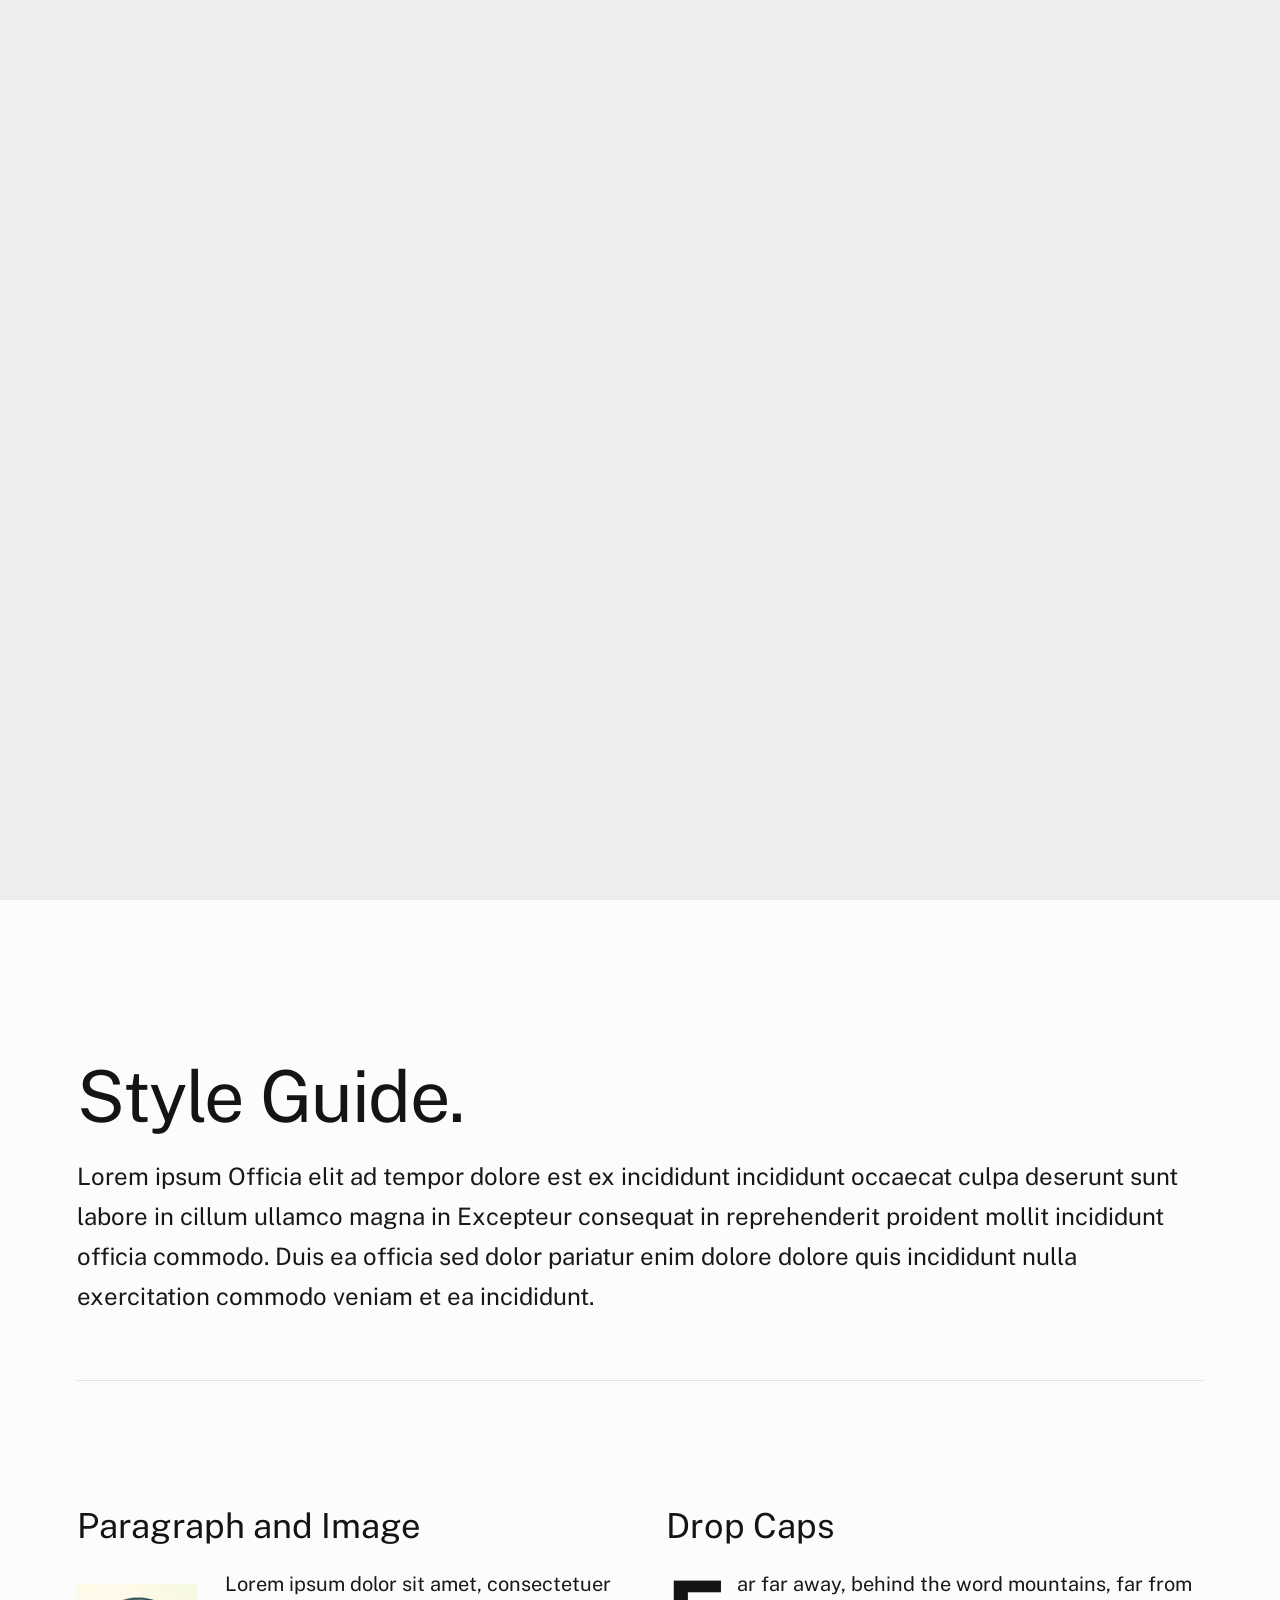
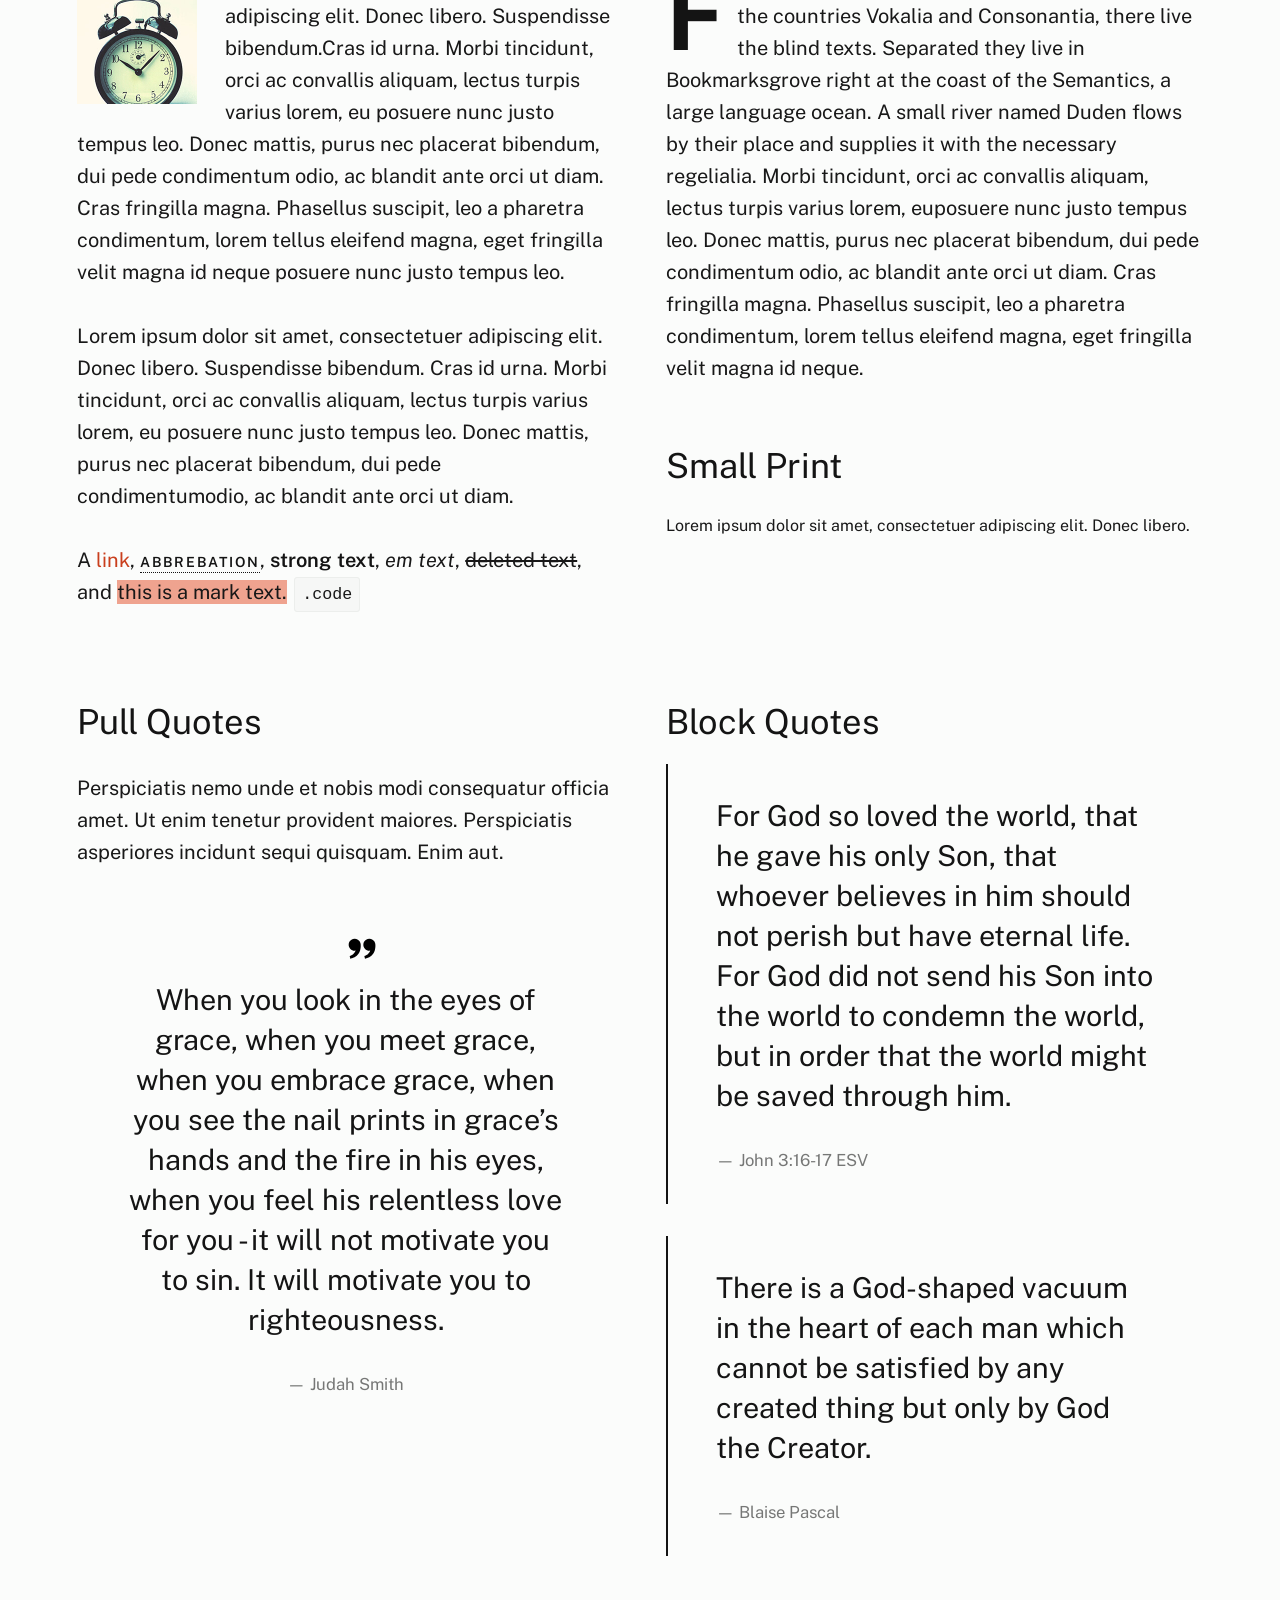
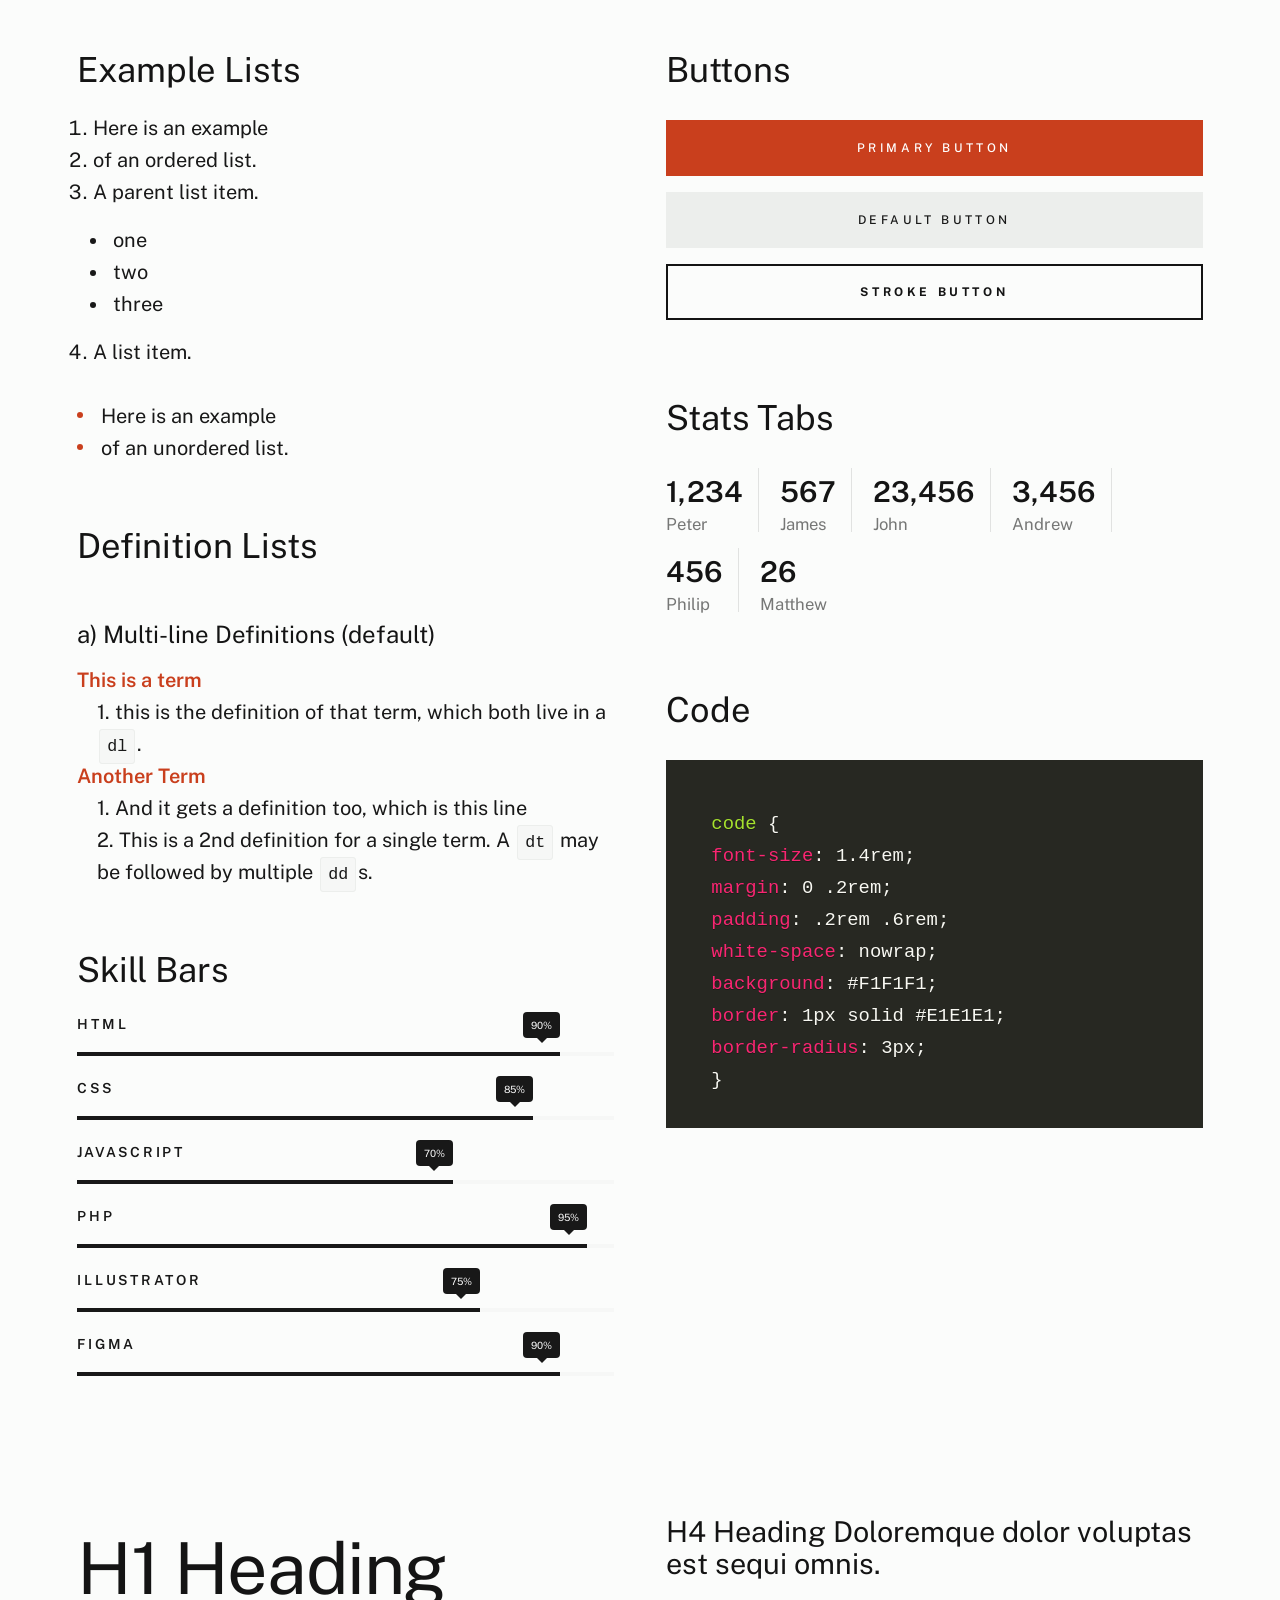
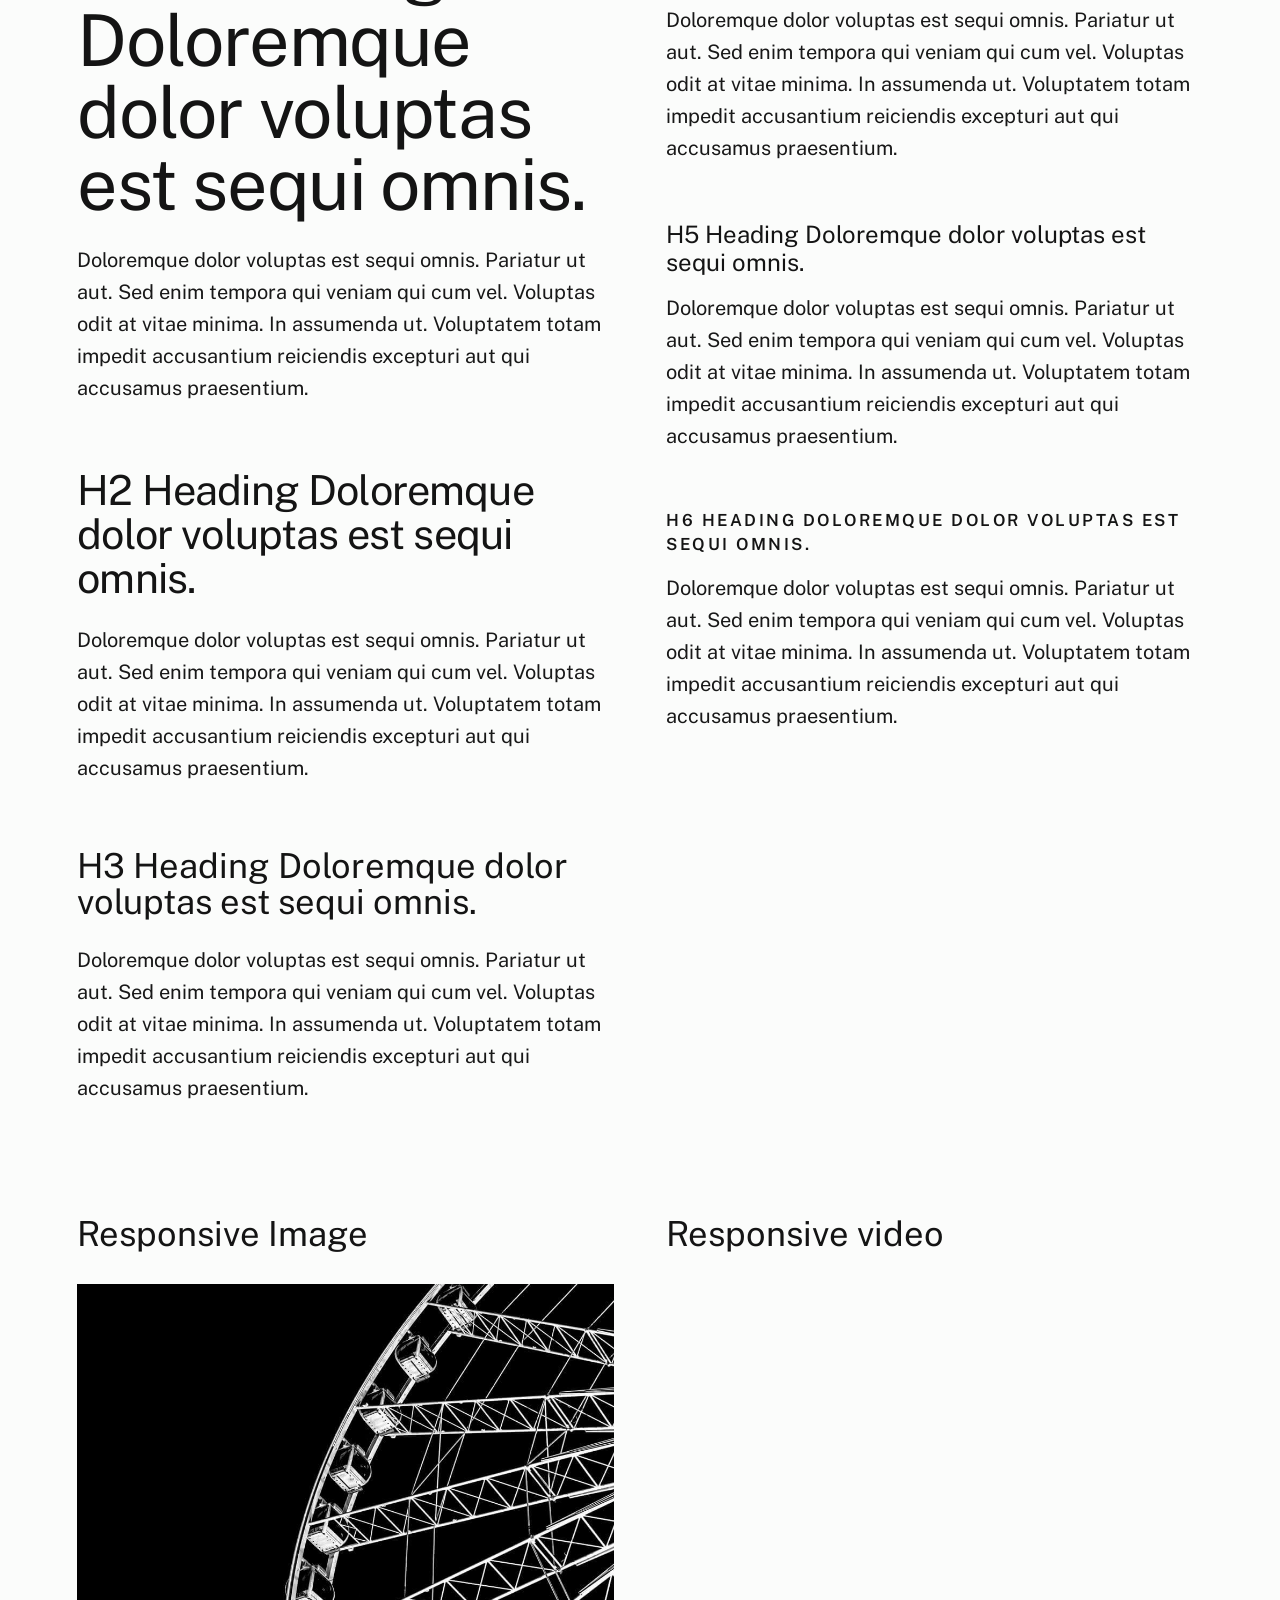
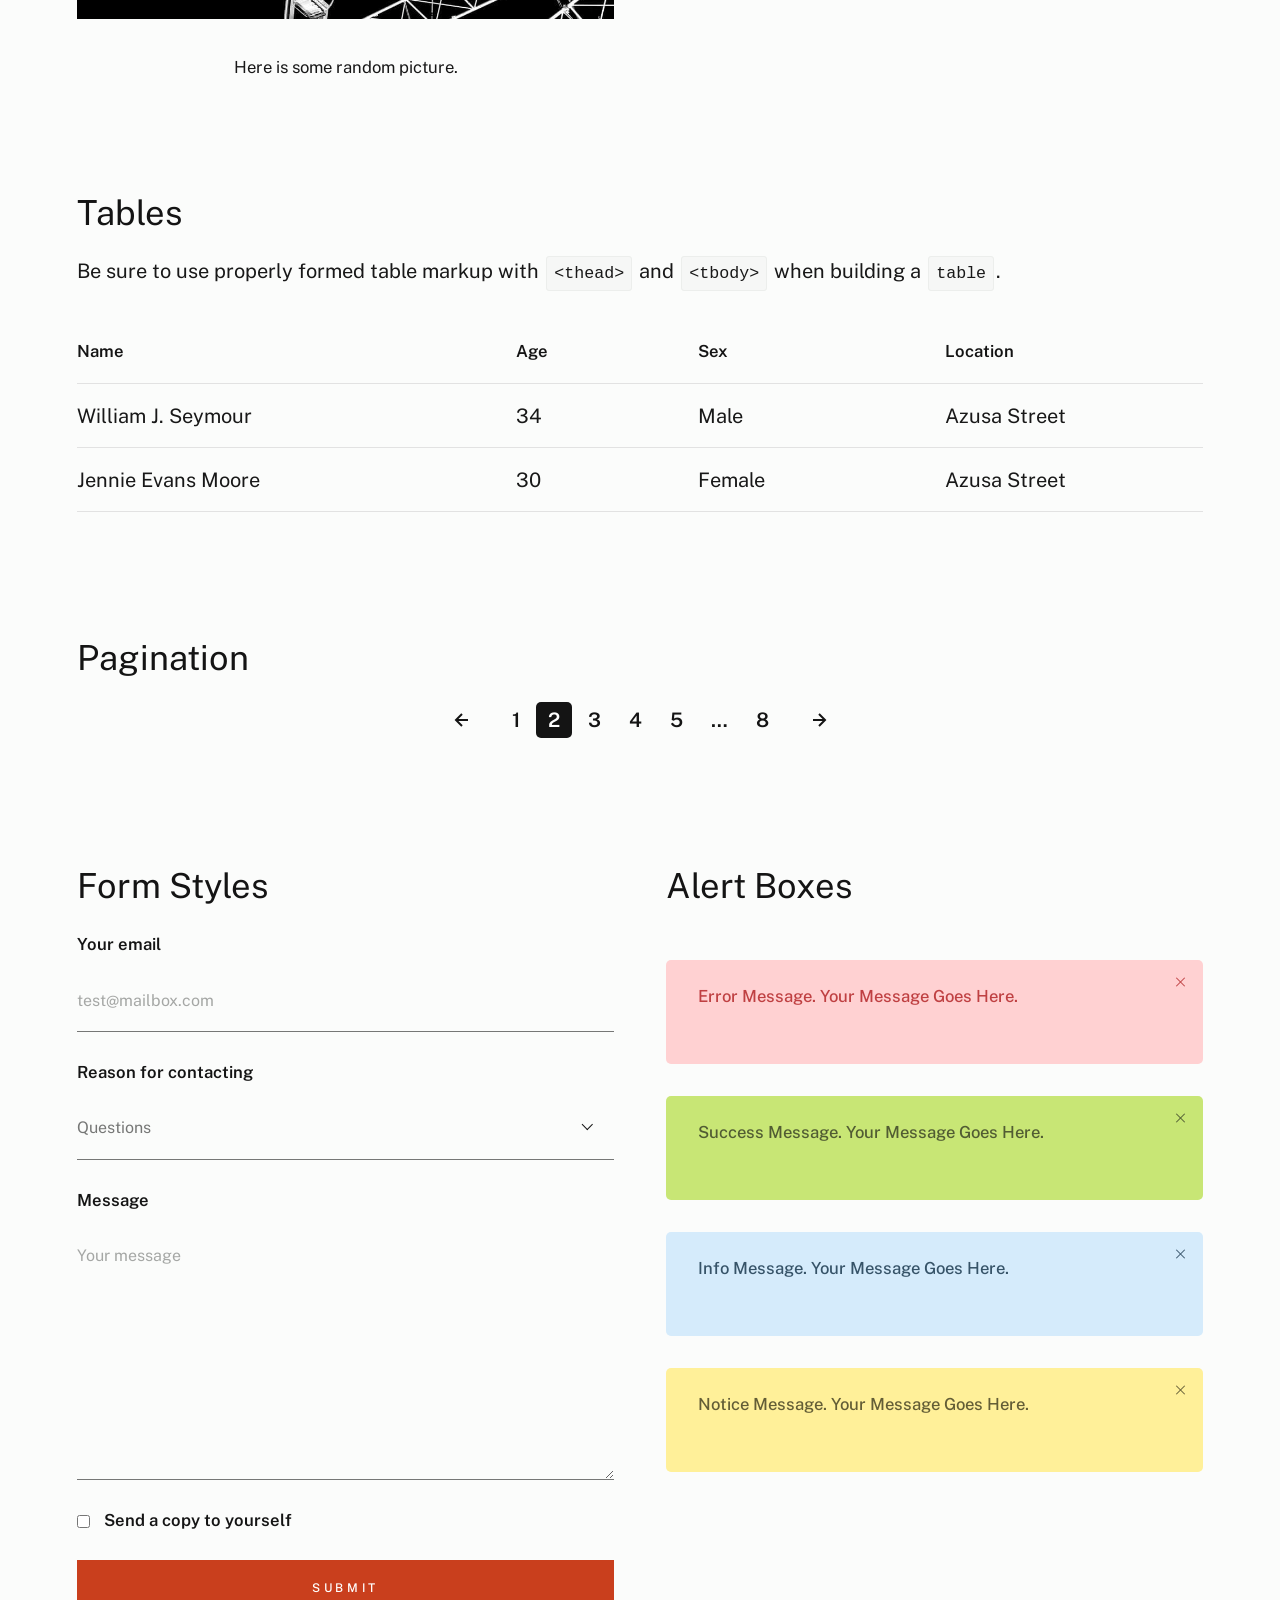
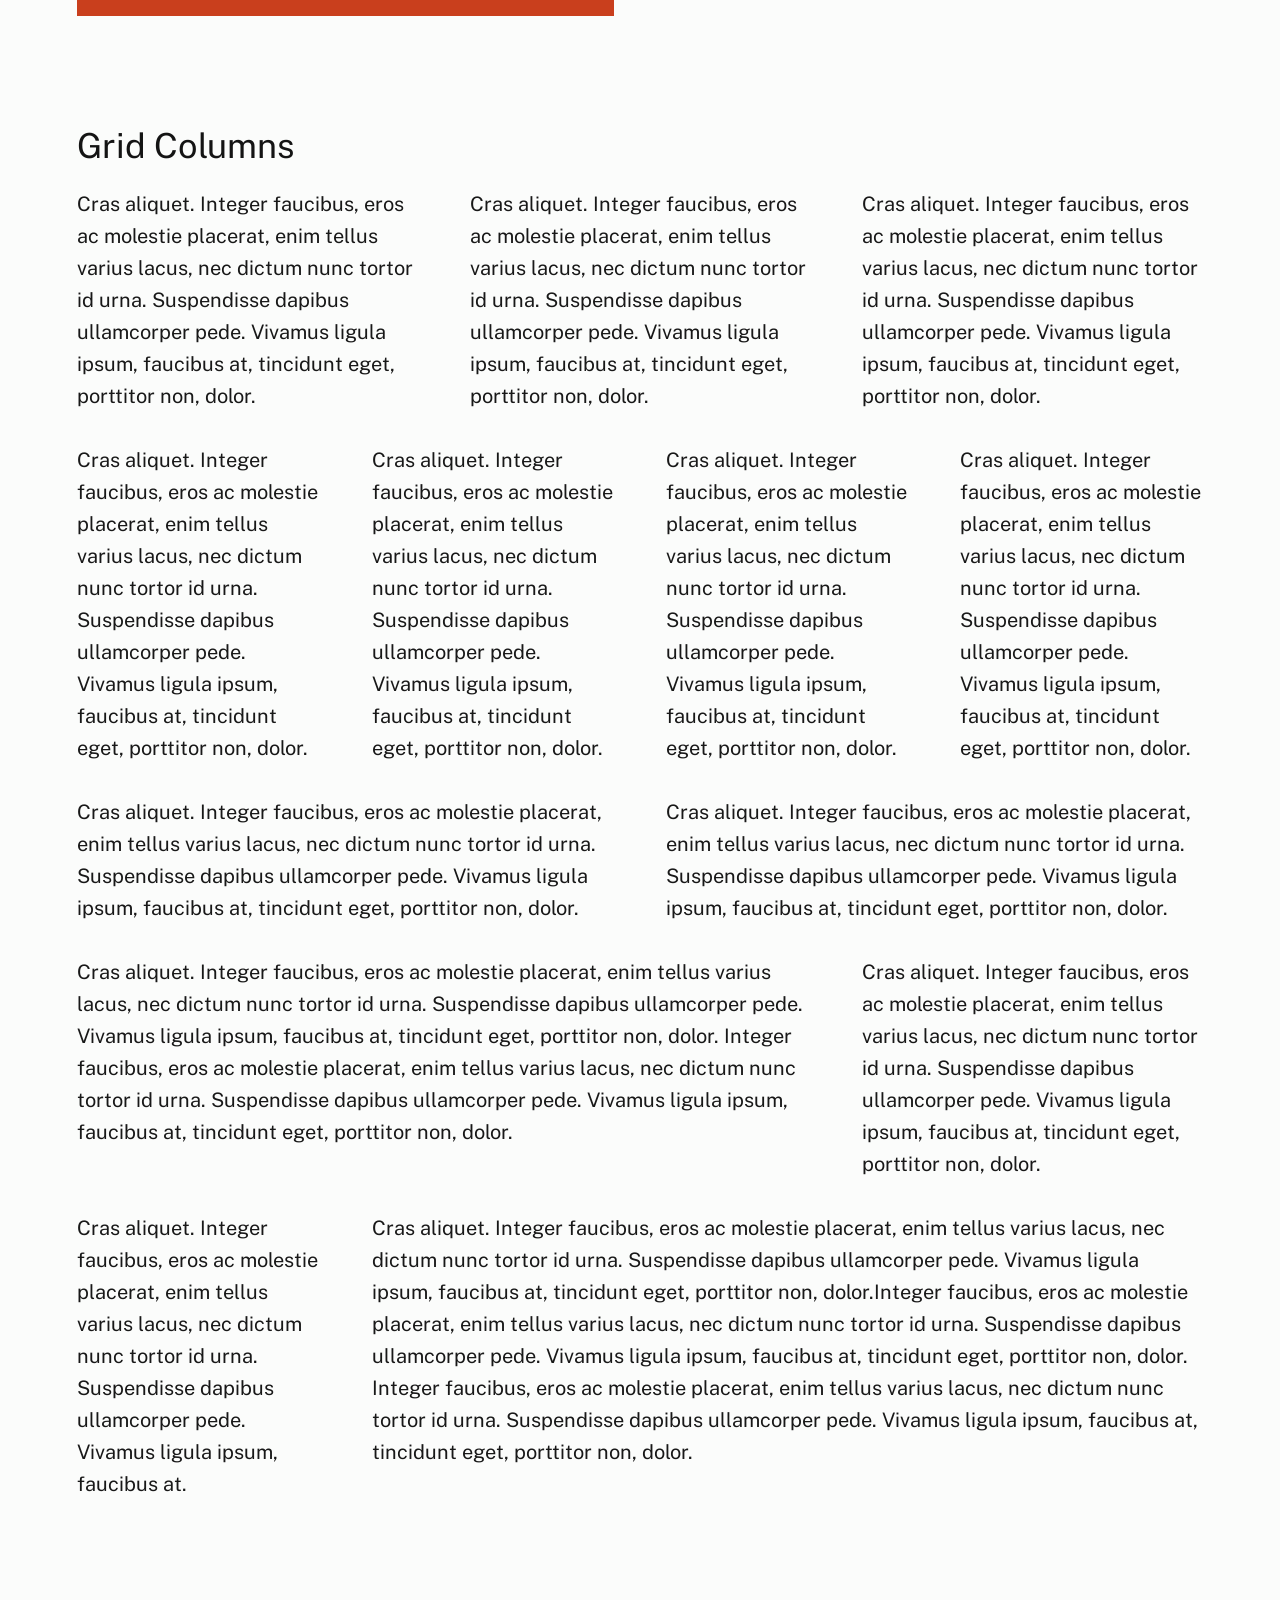
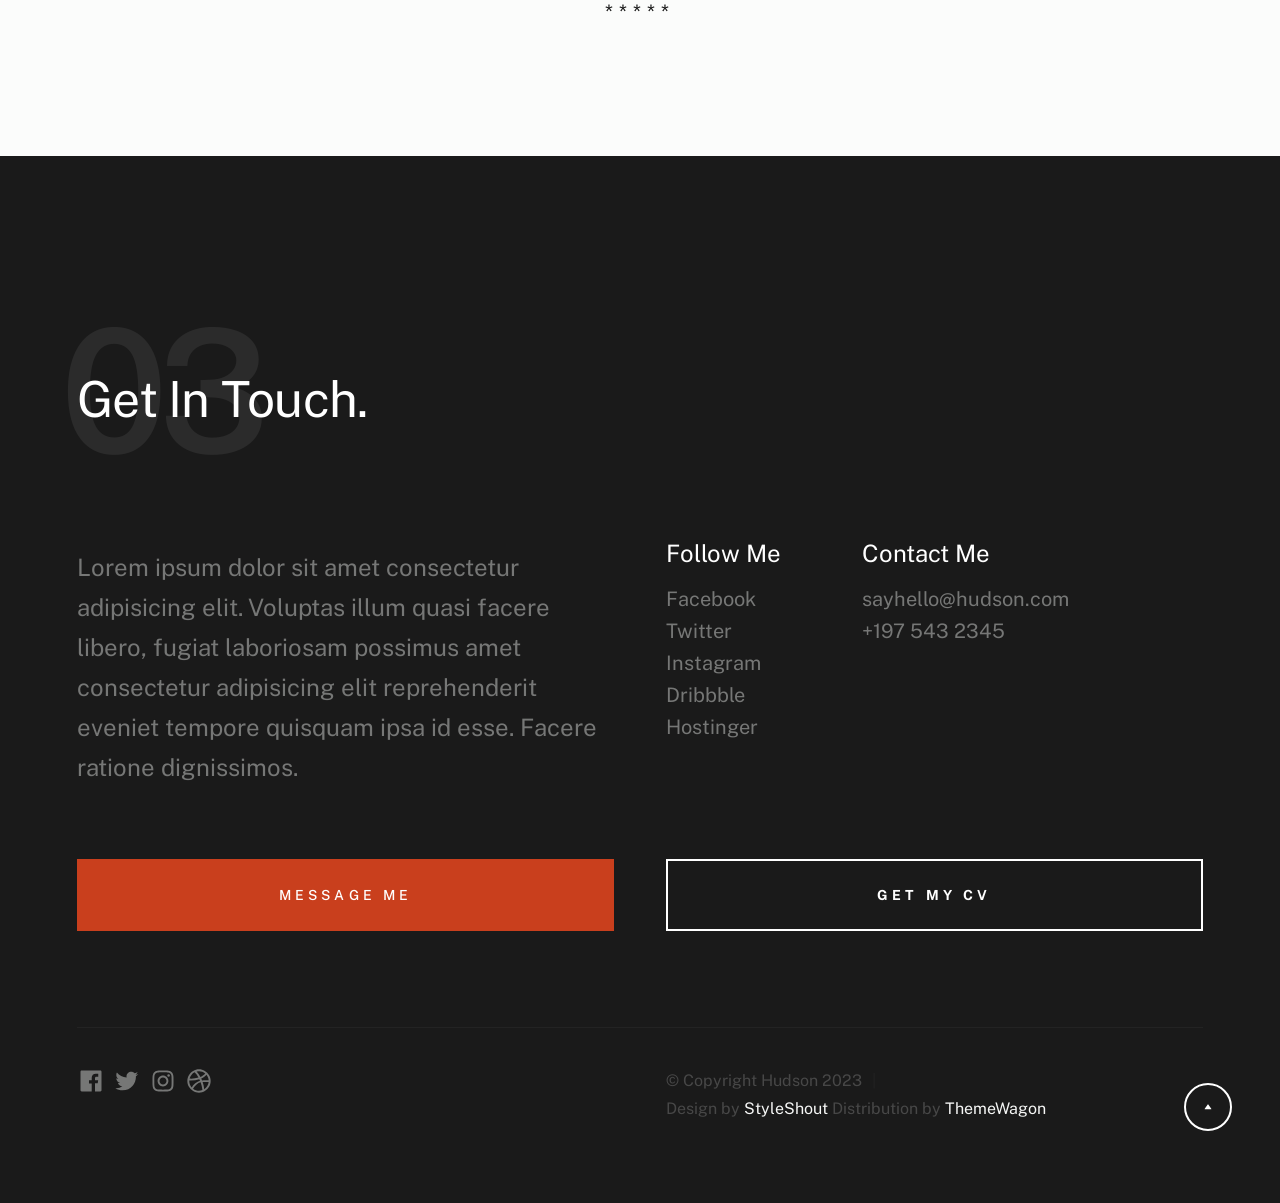
<file: styles.html>
<!DOCTYPE html>
<html lang="en" class="no-js" >
<head>

    <!--- basic page needs
    ================================================== -->
    <meta charset="utf-8">
    <meta name="viewport" content="width=device-width, initial-scale=1">
    <title>Styles - Hudson</title>

    <script>
        document.documentElement.classList.remove('no-js');
        document.documentElement.classList.add('js');
    </script>

    <!-- CSS
    ================================================== -->
    <link rel="stylesheet" href="css/vendor.css">
    <link rel="stylesheet" href="css/styles.css">

    <style type="text/css" media="screen">
        .s-styles {
            padding-top: var(--vspace-5);
            padding-bottom: var(--vspace-2);
            position: relative;
        }
        .s-styles .intro h1 {
            margin-top: 0;
        }
    </style>

    <!-- favicons
    ================================================== -->
    <link rel="apple-touch-icon" sizes="180x180" href="apple-touch-icon.png">
    <link rel="icon" type="image/png" sizes="32x32" href="favicon-32x32.png">
    <link rel="icon" type="image/png" sizes="16x16" href="favicon-16x16.png">
    <link rel="manifest" href="site.webmanifest">

</head>


<body id="top">

    
    <!-- preloader
    ================================================== -->
    <div id="preloader">
        <div id="loader" class="dots-fade">
            <div></div>
            <div></div>
            <div></div>
        </div>
    </div>


    <!-- page wrap
    ================================================== -->
    <div id="page" class="s-pagewrap">


        <!-- # site header 
        ================================================== -->
        <header class="s-header">
            <div class="row s-header__inner">

                <div class="s-header__block">
                    <div class="s-header__logo">
                        <a class="logo" href="index.html">
                            <img src="images/logo.svg" alt="Homepage">
                        </a>
                    </div>

                    <a class="s-header__menu-toggle" href="#0"><span>Menu</span></a>
                </div> <!-- end s-header__block -->

                <nav class="s-header__nav">    
                    <ul class="s-header__menu-links">
                        <li class="current"><a href="index.html">Intro</a></li>
                        <li><a href="index.html">About</a></li>
                        <li><a href="index.html">Works</a></li>
                        <li><a href="index.html">Contact</a></li>
                    </ul> <!-- s-header__menu-links -->    
                </nav> <!-- end s-header__nav -->

            </div> <!-- end s-header__inner -->
        </header> <!-- end s-header -->


        <!-- # intro
        ================================================== -->
        <section id="intro" class="s-intro">

            <div class="row s-intro__content width-sixteen-col">
                <div class="column lg-12 s-intro__content-inner grid-block grid-16">
                    
                    <div class="s-intro__content-text">

                        <div class="s-intro__content-pretitle text-pretitle">Hello</div>
                        <h1 class="s-intro__content-title">
                        I'm Jonathan Doe <br>
                        a product designer <br>
                        base in Somewhere.
                        </h1>                            

                        <div class="s-intro__content-btns">
                            <a class="btn" href="index.html#about">More About Me</a>
                            <a class="btn btn--stroke" href="index.html#footer">Get In Touch</a>
                        </div> <!-- s-intro__content-btns -->   

                    </div> <!-- s-intro__content-text -->                     
                    
                </div> <!-- s-intro__content-inner -->  
            </div> <!-- s-intro__content -->

            <ul class="s-intro__social social-list">
                <li>
                    <a href="#0">
                        <svg xmlns="http://www.w3.org/2000/svg" width="24" height="24" viewBox="0 0 24 24" style="fill:rgba(0, 0, 0, 1);transform:;-ms-filter:"><path d="M20,3H4C3.447,3,3,3.448,3,4v16c0,0.552,0.447,1,1,1h8.615v-6.96h-2.338v-2.725h2.338v-2c0-2.325,1.42-3.592,3.5-3.592 c0.699-0.002,1.399,0.034,2.095,0.107v2.42h-1.435c-1.128,0-1.348,0.538-1.348,1.325v1.735h2.697l-0.35,2.725h-2.348V21H20 c0.553,0,1-0.448,1-1V4C21,3.448,20.553,3,20,3z"></path></svg>
                        <span class="u-screen-reader-text">Facebook</span>
                    </a>
                </li>
                <li>
                    <a href="#0">
                        <svg xmlns="http://www.w3.org/2000/svg" width="24" height="24" viewBox="0 0 24 24" style="fill:rgba(0, 0, 0, 1);transform:;-ms-filter:"><path d="M19.633,7.997c0.013,0.175,0.013,0.349,0.013,0.523c0,5.325-4.053,11.461-11.46,11.461c-2.282,0-4.402-0.661-6.186-1.809 c0.324,0.037,0.636,0.05,0.973,0.05c1.883,0,3.616-0.636,5.001-1.721c-1.771-0.037-3.255-1.197-3.767-2.793 c0.249,0.037,0.499,0.062,0.761,0.062c0.361,0,0.724-0.05,1.061-0.137c-1.847-0.374-3.23-1.995-3.23-3.953v-0.05 c0.537,0.299,1.16,0.486,1.82,0.511C3.534,9.419,2.823,8.184,2.823,6.787c0-0.748,0.199-1.434,0.548-2.032 c1.983,2.443,4.964,4.04,8.306,4.215c-0.062-0.3-0.1-0.611-0.1-0.923c0-2.22,1.796-4.028,4.028-4.028 c1.16,0,2.207,0.486,2.943,1.272c0.91-0.175,1.782-0.512,2.556-0.973c-0.299,0.935-0.936,1.721-1.771,2.22 c0.811-0.088,1.597-0.312,2.319-0.624C21.104,6.712,20.419,7.423,19.633,7.997z"></path></svg>
                        <span class="u-screen-reader-text">Twitter</span>
                    </a>
                </li>
                <li>
                    <a href="#0">
                        <svg xmlns="http://www.w3.org/2000/svg" width="24" height="24" viewBox="0 0 24 24" style="fill:rgba(0, 0, 0, 1);transform:;-ms-filter:"><path d="M11.999,7.377c-2.554,0-4.623,2.07-4.623,4.623c0,2.554,2.069,4.624,4.623,4.624c2.552,0,4.623-2.07,4.623-4.624 C16.622,9.447,14.551,7.377,11.999,7.377L11.999,7.377z M11.999,15.004c-1.659,0-3.004-1.345-3.004-3.003 c0-1.659,1.345-3.003,3.004-3.003s3.002,1.344,3.002,3.003C15.001,13.659,13.658,15.004,11.999,15.004L11.999,15.004z"></path><circle cx="16.806" cy="7.207" r="1.078"></circle><path d="M20.533,6.111c-0.469-1.209-1.424-2.165-2.633-2.632c-0.699-0.263-1.438-0.404-2.186-0.42 c-0.963-0.042-1.268-0.054-3.71-0.054s-2.755,0-3.71,0.054C7.548,3.074,6.809,3.215,6.11,3.479C4.9,3.946,3.945,4.902,3.477,6.111 c-0.263,0.7-0.404,1.438-0.419,2.186c-0.043,0.962-0.056,1.267-0.056,3.71c0,2.442,0,2.753,0.056,3.71 c0.015,0.748,0.156,1.486,0.419,2.187c0.469,1.208,1.424,2.164,2.634,2.632c0.696,0.272,1.435,0.426,2.185,0.45 c0.963,0.042,1.268,0.055,3.71,0.055s2.755,0,3.71-0.055c0.747-0.015,1.486-0.157,2.186-0.419c1.209-0.469,2.164-1.424,2.633-2.633 c0.263-0.7,0.404-1.438,0.419-2.186c0.043-0.962,0.056-1.267,0.056-3.71s0-2.753-0.056-3.71C20.941,7.57,20.801,6.819,20.533,6.111z M19.315,15.643c-0.007,0.576-0.111,1.147-0.311,1.688c-0.305,0.787-0.926,1.409-1.712,1.711c-0.535,0.199-1.099,0.303-1.67,0.311 c-0.95,0.044-1.218,0.055-3.654,0.055c-2.438,0-2.687,0-3.655-0.055c-0.569-0.007-1.135-0.112-1.669-0.311 c-0.789-0.301-1.414-0.923-1.719-1.711c-0.196-0.534-0.302-1.099-0.311-1.669c-0.043-0.95-0.053-1.218-0.053-3.654 c0-2.437,0-2.686,0.053-3.655c0.007-0.576,0.111-1.146,0.311-1.687c0.305-0.789,0.93-1.41,1.719-1.712 c0.534-0.198,1.1-0.303,1.669-0.311c0.951-0.043,1.218-0.055,3.655-0.055c2.437,0,2.687,0,3.654,0.055 c0.571,0.007,1.135,0.112,1.67,0.311c0.786,0.303,1.407,0.925,1.712,1.712c0.196,0.534,0.302,1.099,0.311,1.669 c0.043,0.951,0.054,1.218,0.054,3.655c0,2.436,0,2.698-0.043,3.654H19.315z"></path></svg>
                        <span class="u-screen-reader-text">Instagram</span>
                    </a>
                </li>
                <li>
                    <a href="#0">
                        <svg xmlns="http://www.w3.org/2000/svg" width="24" height="24" viewBox="0 0 24 24" style="fill: rgba(0, 0, 0, 1);transform: ;msFilter:;"><path d="M20.66 6.98a9.932 9.932 0 0 0-3.641-3.64C15.486 2.447 13.813 2 12 2s-3.486.447-5.02 1.34c-1.533.893-2.747 2.107-3.64 3.64S2 10.187 2 12s.446 3.487 1.34 5.02a9.924 9.924 0 0 0 3.641 3.64C8.514 21.553 10.187 22 12 22s3.486-.447 5.02-1.34a9.932 9.932 0 0 0 3.641-3.64C21.554 15.487 22 13.813 22 12s-.446-3.487-1.34-5.02zM12 3.66c2 0 3.772.64 5.32 1.919-.92 1.174-2.286 2.14-4.1 2.9-1.002-1.813-2.088-3.327-3.261-4.54A7.715 7.715 0 0 1 12 3.66zM5.51 6.8a8.116 8.116 0 0 1 2.711-2.22c1.212 1.201 2.325 2.7 3.34 4.5-2 .6-4.114.9-6.341.9-.573 0-1.006-.013-1.3-.04A8.549 8.549 0 0 1 5.51 6.8zM3.66 12c0-.054.003-.12.01-.2.007-.08.01-.146.01-.2.254.014.641.02 1.161.02 2.666 0 5.146-.367 7.439-1.1.187.373.381.793.58 1.26-1.32.293-2.674 1.006-4.061 2.14S6.4 16.247 5.76 17.5c-1.4-1.587-2.1-3.42-2.1-5.5zM12 20.34c-1.894 0-3.594-.587-5.101-1.759.601-1.187 1.524-2.322 2.771-3.401 1.246-1.08 2.483-1.753 3.71-2.02a29.441 29.441 0 0 1 1.56 6.62 8.166 8.166 0 0 1-2.94.56zm7.08-3.96a8.351 8.351 0 0 1-2.58 2.621c-.24-2.08-.7-4.107-1.379-6.081.932-.066 1.765-.1 2.5-.1.799 0 1.686.034 2.659.1a8.098 8.098 0 0 1-1.2 3.46zm-1.24-5c-1.16 0-2.233.047-3.22.14a27.053 27.053 0 0 0-.68-1.62c2.066-.906 3.532-2.006 4.399-3.3 1.2 1.414 1.854 3.027 1.96 4.84-.812-.04-1.632-.06-2.459-.06z"></path></svg>
                        <span class="u-screen-reader-text">Dribbble</span>
                    </a>
                </li>
                <li>
                    <a href="#0">
                        <svg xmlns="http://www.w3.org/2000/svg" width="24" height="24" viewBox="0 0 24 24" style="fill: rgba(0, 0, 0, 1);transform: ;msFilter:;"><path d="M11.99 2C6.472 2 2 6.473 2 11.99c0 4.232 2.633 7.85 6.35 9.306-.088-.79-.166-2.006.034-2.868.182-.78 1.172-4.966 1.172-4.966s-.299-.599-.299-1.484c0-1.388.805-2.425 1.808-2.425.853 0 1.264.64 1.264 1.407 0 .858-.546 2.139-.827 3.327-.235.994.499 1.805 1.479 1.805 1.775 0 3.141-1.872 3.141-4.575 0-2.392-1.719-4.064-4.173-4.064-2.843 0-4.512 2.132-4.512 4.335 0 .858.331 1.779.744 2.28a.3.3 0 0 1 .069.286c-.076.315-.245.994-.277 1.133-.044.183-.145.222-.335.134-1.247-.581-2.027-2.405-2.027-3.871 0-3.151 2.289-6.045 6.601-6.045 3.466 0 6.159 2.469 6.159 5.77 0 3.444-2.171 6.213-5.184 6.213-1.013 0-1.964-.525-2.29-1.146l-.623 2.374c-.225.868-.834 1.956-1.241 2.62a10 10 0 0 0 2.958.445c5.517 0 9.99-4.473 9.99-9.99S17.507 2 11.99 2"></path></svg>
                        <span class="u-screen-reader-text">Pinterest</span>
                    </a>
                </li>
            </ul> <!-- end s-intro__social -->

            <div class="s-intro__content-media">                               
                <img src="images/intro-bg.jpg" srcset="images/intro-bg.jpg 1x, images/intro-bg.jpg 2x" alt="">
            </div> <!-- s-intro__content-media -->                

            <div class="s-intro__btn-download">
                <a class="btn btn--stroke" href="#0">Get My CV</a>
            </div> <!-- end s-intro__btn-download -->
            
            <div class="s-intro__scroll-down">
                <a href="#styles" class="smoothscroll">
                    <div class="scroll-icon">
                        <svg xmlns="http://www.w3.org/2000/svg" width="24" height="24" viewBox="0 0 24 24" style="fill: rgba(0, 0, 0, 1);transform: ;msFilter:;"><path d="M11.178 19.569a.998.998 0 0 0 1.644 0l9-13A.999.999 0 0 0 21 5H3a1.002 1.002 0 0 0-.822 1.569l9 13z"></path></svg>
                    </div>
                    <span class="scroll-text u-screen-reader-text">Scroll Down</span>
                </a>
            </div> <!-- s-intro__scroll-down -->

        </section> <!-- end s-intro -->


        <!-- # styles
        ================================================== -->
        <section id="styles" class="s-styles">

            <div class="row">

                <div class="column xl-12 intro">

                    <h1>Style Guide.</h1>

                    <p class="lead">Lorem ipsum Officia elit ad tempor dolore est ex incididunt incididunt occaecat culpa deserunt 
                    sunt labore in cillum ullamco magna in Excepteur consequat in reprehenderit proident mollit incididunt officia commodo.
                    Duis ea officia sed dolor pariatur enim dolore dolore quis incididunt nulla exercitation commodo veniam et ea incididunt.
                    </p>

                    <hr>
                </div>

            </div> <!-- end row -->
    
            <div class="row">
    
                <div class="column mob-12 md-6 stack-on-900">
    
                    <h3>Paragraph and Image</h3>
    
                    <p><a href="#"><img width="120" height="120" class="u-pull-left" alt="sample-image" src="images/sample-image.jpg"></a>
                    Lorem ipsum dolor sit amet, consectetuer adipiscing elit. Donec libero. Suspendisse bibendum.Cras id urna. Morbi 
                    tincidunt, orci ac convallis aliquam, lectus turpis varius lorem, eu posuere nunc justo tempus leo. Donec mattis, 
                    purus nec placerat bibendum, dui pede condimentum odio, ac blandit ante orci ut diam. Cras fringilla magna. 
                    Phasellus suscipit, leo a pharetra condimentum, lorem tellus eleifend magna, eget fringilla velit magna id 
                    neque posuere nunc justo tempus leo. </p>
    
                    <p>
                    Lorem ipsum dolor sit amet, consectetuer adipiscing elit. Donec libero. Suspendisse bibendum. Cras id urna. 
                    Morbi tincidunt, orci ac convallis aliquam, lectus turpis varius lorem, eu posuere nunc justo tempus leo. 
                    Donec mattis, purus nec placerat bibendum, dui pede condimentumodio, ac blandit ante orci ut diam.	
                    </p>
    
                    <p>A <a href="#">link</a>,
                    <abbr title="this really isn't a very good description">abbrebation</abbr>,
                    <strong>strong text</strong>,
                    <em>em text</em>,
                    <del>deleted text</del>, and
                    <mark>this is a mark text.</mark>
                    <code>.code</code>
                    </p>
    
                </div>
    
                <div class="column mob-12 md-6">
    
                    <h3>Drop Caps</h3>
    
                    <p class="drop-cap">Far far away, behind the word mountains, far from the countries Vokalia and Consonantia,
                    there live the blind texts. Separated they live in Bookmarksgrove right at the coast of the
                    Semantics, a large language ocean. A small river named Duden flows by their place and supplies it with the 
                    necessary regelialia. Morbi tincidunt, orci ac convallis aliquam, lectus turpis varius lorem, 
                    euposuere nunc justo tempus leo. Donec mattis, purus nec placerat bibendum, dui pede condimentum odio, 
                    ac blandit ante orci ut diam. Cras fringilla magna. Phasellus suscipit, leo a pharetra condimentum, 
                    lorem tellus eleifend magna, eget fringilla velit magna id neque.
                    </p>
    
                    <h3>Small Print</h3>
    
                    <p><small>Lorem ipsum dolor sit amet, consectetuer adipiscing elit. Donec libero.</small></p>
                    
            
    
                </div>
    
            </div> <!-- end row -->
    
            <div class="row">
    
                <div class="column xl-6 md-12">
    
                    <h3 class="u-add-bottom">Pull Quotes</h3>
    
                    <p>
                    Perspiciatis nemo unde et nobis modi consequatur officia amet. Ut enim 
                    tenetur provident maiores. Perspiciatis asperiores incidunt sequi 
                    quisquam. Enim aut. 
                    </p>
    
                    <figure class="pull-quote">
                        <blockquote>
                            <p>
                            When you look in the eyes of grace, when you meet grace, 
                            when you embrace grace, when you see the nail prints in 
                            grace’s hands and the fire in his eyes, when you feel his 
                            relentless love for you - it will not motivate you to sin. 
                            It will motivate you to righteousness.
                            </p>
    
                            <footer>
                                <cite>Judah Smith</cite>
                            </footer>
                        </blockquote>
                    </figure>
    
    
                </div>
    
                <div class="column xl-6 md-12">
    
                    <h3 class="h-add-bottom">Block Quotes</h3>
    
                    <blockquote cite="http://where-i-got-my-info-from.com">
                        <p>
                        For God so loved the world, that he gave his only Son, that whoever believes in 
                        him should not perish but have eternal life. For God did not send his Son into 
                        the world to condemn the world, but in order that the world might be 
                        saved through him.
                        </p>
    
                        <footer>
                            <cite>
                                <a href="#0">John 3:16-17 ESV</a>
                            </cite>
                        </footer>
    
                    </blockquote>
    
                    <blockquote>
                        <p>There is a God-shaped vacuum in the heart of each man which cannot be satisfied 
                        by any created thing but only by God the Creator.</p>
    
                        <footer>
                            <cite>Blaise Pascal</cite>
                        </footer>
    
                    </blockquote>
    
                </div>
    
            </div> <!-- end row -->
    
            <div class="row u-add-half-bottom">
    
                <div class="column xl-6 md-12">
    
                    <h3>Example Lists</h3>
    
                    <ol>
                        <li>Here is an example</li>
                        <li>of an ordered list.</li>
                        <li>A parent list item.
                            <ul>
                                <li>one</li>
                                <li>two</li>
                                <li>three</li>
                            </ul>
                            </li>
                            <li>A list item.</li>
                        </ol>
    
                    <ul class="disc">
                        <li>Here is an example</li>
                        <li>of an unordered list.</li>
                    </ul>
    
                    <h3>Definition Lists</h3>
    
                    <h5>a) Multi-line Definitions (default) </h5>
    
                    <dl class="dictionary-style">
                        <dt><strong>This is a term</strong></dt>
                            <dd>this is the definition of that term, which both live in a <code>dl</code>.</dd>
                        <dt><strong>Another Term</strong></dt>
                            <dd>And it gets a definition too, which is this line</dd>
                            <dd>This is a 2<sup>nd</sup> definition for a single term. A <code>dt</code> may be followed by multiple <code>dd</code>s.</dd>
                    </dl>
    
                    <h3 class="u-add-bottom">Skill Bars</h3>
    
                    <ul class="skill-bars">
                        <li>
                        <div class="progress percent90"><span>90%</span></div>
                        <strong>HTML</strong>
                        </li>
                        <li>
                        <div class="progress percent85"><span>85%</span></div>
                        <strong>CSS</strong>
                        </li>
                        <li>
                        <div class="progress percent70"><span>70%</span></div>
                        <strong>Javascript</strong>
                        </li>
                        <li>
                        <div class="progress percent95"><span>95%</span></div>
                        <strong>PHP</strong>
                        </li>
                        <li>
                        <div class="progress percent75"><span>75%</span></div>
                        <strong>Illustrator</strong>
                        </li>
                        <li>
                        <div class="progress percent90"><span>90%</span></div>
                        <strong>Figma</strong>
                        </li>
                    </ul>
    
                </div>
    
                <div class="column xl-6 md-12">
    
                    <h3 class="u-add-bottom">Buttons</h3>
    
                    <p>
                        <a class="btn btn--primary u-fullwidth" href="#0">Primary Button</a>
                        <a class="btn u-fullwidth" href="#0">Default Button</a>
                        <a class="btn btn--stroke u-fullwidth" href="#0">Stroke Button</a>
                    </p>
    
                    <h3>Stats Tabs</h3>
    
                    <ul class="stats-tabs">
                        <li><a href="#0">1,234 <em>Peter</em></a></li>
                        <li><a href="#0">567 <em>James</em></a></li>
                        <li><a href="#0">23,456 <em>John</em></a></li>
                        <li><a href="#0">3,456 <em>Andrew</em></a></li>
                        <li><a href="#0">456 <em>Philip</em></a></li>
                        <li><a href="#0">26 <em>Matthew</em></a></li>
                    </ul>
    
                    <h3 class="u-add-bottom">Code</h3>
    
<pre><code class="language-css">
    code {
    font-size: 1.4rem;
    margin: 0 .2rem;
    padding: .2rem .6rem;
    white-space: nowrap;
    background: #F1F1F1;
    border: 1px solid #E1E1E1;	
    border-radius: 3px;
    }
</code></pre>
    
                </div>
    
            </div> <!-- end row -->
    
            <div class="row u-add-half-bottom">
    
                <div class="column xl-6 md-12">
                        
                    <h1>H1 Heading Doloremque dolor voluptas est sequi omnis.</h1>
                    <p>Doloremque dolor voluptas est sequi omnis. Pariatur ut aut. Sed enim tempora qui veniam qui cum vel. 
                    Voluptas odit at vitae minima. In assumenda ut. Voluptatem totam impedit accusantium reiciendis excepturi aut qui accusamus praesentium.</p>
    
                    <h2>H2 Heading Doloremque dolor voluptas est sequi omnis.</h2>
                    <p>Doloremque dolor voluptas est sequi omnis. Pariatur ut aut. Sed enim tempora qui veniam qui cum vel. 
                    Voluptas odit at vitae minima. In assumenda ut. Voluptatem totam impedit accusantium reiciendis excepturi aut qui accusamus praesentium.</p>
    
                    <h3>H3 Heading Doloremque dolor voluptas est sequi omnis.</h3>
                    <p>Doloremque dolor voluptas est sequi omnis. Pariatur ut aut. Sed enim tempora qui veniam qui cum vel. 
                    Voluptas odit at vitae minima. In assumenda ut. Voluptatem totam impedit accusantium reiciendis excepturi aut qui accusamus praesentium.</p>
    
                    
                </div>
    
                <div class="column xl-6 md-12">
                    <h4>H4 Heading Doloremque dolor voluptas est sequi omnis.</h4>
                    <p>Doloremque dolor voluptas est sequi omnis. Pariatur ut aut. Sed enim tempora qui veniam qui cum vel. 
                    Voluptas odit at vitae minima. In assumenda ut. Voluptatem totam impedit accusantium reiciendis excepturi aut qui accusamus praesentium.</p>
    
                    <h5>H5 Heading Doloremque dolor voluptas est sequi omnis.</h5>
                    <p>Doloremque dolor voluptas est sequi omnis. Pariatur ut aut. Sed enim tempora qui veniam qui cum vel. 
                    Voluptas odit at vitae minima. In assumenda ut. Voluptatem totam impedit accusantium reiciendis excepturi aut qui accusamus praesentium.</p>
    
                    <h6>H6 Heading Doloremque dolor voluptas est sequi omnis.</h6>
                    <p>Doloremque dolor voluptas est sequi omnis. Pariatur ut aut. Sed enim tempora qui veniam qui cum vel. 
                    Voluptas odit at vitae minima. In assumenda ut. Voluptatem totam impedit accusantium reiciendis excepturi aut qui accusamus praesentium.</p>
        
                    
                </div>
    
            </div> <!-- end row -->
    
            <div class="row u-add-half-bottom">
    
                <div class="column xl-6 md-12">
    
                    <h3 class="u-add-bottom">Responsive Image</h3>
    
                    <figure>
                        <img src="images/wheel-500.jpg" 
                        srcset="images/wheel-1000.jpg 1000w, 
                        images/wheel-500.jpg 500w" 
                        sizes="(max-width: 1000px) 100vw, 1000px" alt="">
    
                        <figcaption>
                            Here is some random picture.
                        </figcaption>
                    </figure>
    
                </div>
    
                <div class="column xl-6 md-12">
    
                    <h3 class="u-add-bottom">Responsive video</h3>
    
                    <div class="video-container">
                    <iframe src="https://player.vimeo.com/video/14592941?color=00a650&title=0&byline=0&portrait=0" width="500" height="281" frameborder="0" webkitallowfullscreen mozallowfullscreen allowfullscreen></iframe> 
                    </div>
    
                </div>
                
            </div> <!-- end row -->
    
            <div class="row u-add-bottom">
    
                <div class="column xl-12">
    
                    <h3>Tables</h3>
                    <p>Be sure to use properly formed table markup with <code>&lt;thead&gt;</code> and <code>&lt;tbody&gt;</code> when building a <code>table</code>.</p>
    
                    <div class="table-responsive">
    
                        <table>
                                <thead>
                                <tr>
                                    <th>Name</th>
                                    <th>Age</th>
                                    <th>Sex</th>
                                    <th>Location</th>
                                </tr>
                                </thead>
                                <tbody>
                                <tr>
                                    <td>William J. Seymour</td>
                                    <td>34</td>
                                    <td>Male</td>
                                    <td>Azusa Street</td>
                                </tr>
                                <tr>
                                    <td>Jennie Evans Moore</td>
                                    <td>30</td>
                                    <td>Female</td>
                                    <td>Azusa Street</td>
                                </tr>
                                </tbody>
                        </table>
    
                    </div>
    
                </div>
                
            </div> <!-- end row -->
    
            <div class="row">
    
                <div class="column xl-12">
                    <h3>Pagination</h3>
    
                    <nav class="pgn">
                        <ul>
                            <li>
                                <a class="pgn__prev" href="#0">
                                    <svg xmlns="http://www.w3.org/2000/svg" width="24" height="24" viewBox="0 0 24 24"><path d="M12.707 17.293L8.414 13H18v-2H8.414l4.293-4.293-1.414-1.414L4.586 12l6.707 6.707z"/></svg>
                                </a>
                            </li>
                            <li><a class="pgn__num" href="#0">1</a></li>
                            <li><span class="pgn__num current">2</span></li>
                            <li><a class="pgn__num" href="#0">3</a></li>
                            <li><a class="pgn__num" href="#0">4</a></li>
                            <li><a class="pgn__num" href="#0">5</a></li>
                            <li><span class="pgn__num dots">…</span></li>
                            <li><a class="pgn__num" href="#0">8</a></li>
                            <li>
                                <a class="pgn__next" href="#0">
                                    <svg xmlns="http://www.w3.org/2000/svg" width="24" height="24" viewBox="0 0 24 24"><path d="M11.293 17.293l1.414 1.414L19.414 12l-6.707-6.707-1.414 1.414L15.586 11H6v2h9.586z"/></svg>
                                </a>
                            </li>
                        </ul>
                    </nav>
                </div>
    
            </div> <!-- end row -->
    
            <div class="row">
    
                <div class="column xl-6 md-12">
    
                    <h3 class="u-add-bottom">Form Styles</h3>
    
                    <form>
                        <div>
                            <label for="sampleInput">Your email</label>
                            <input class="u-fullwidth" type="email" placeholder="test@mailbox.com" id="sampleInput">
                        </div>
                        <div>
                            <label for="sampleRecipientInput">Reason for contacting</label>
                            <div class="ss-custom-select">
                                <select class="u-fullwidth" id="sampleRecipientInput">
                                    <option value="Option 1">Questions</option>
                                    <option value="Option 2">Report</option>
                                    <option value="Option 3">Others</option>
                                </select>
                            </div>
                        </div>
                        
                        <label for="exampleMessage">Message</label>
                        <textarea class="u-fullwidth" placeholder="Your message" id="exampleMessage"></textarea>
    
                        <label class="u-add-bottom">
                            <input type="checkbox">
                            <span class="label-text">Send a copy to yourself</span>
                        </label>
                    
                        <input class="btn--primary u-fullwidth" type="submit" value="Submit">
                    </form>
    
                </div>
    
                <div class="column xl-6 md-12">
    
                    <h3>Alert Boxes</h3>
    
                    <br>
                    
                    <div class="alert-box alert-box--error">
                        <p>Error Message. Your Message Goes Here.</p>
                        <span class="alert-box__close"></span>
                    </div><!-- end error -->
                            
                    <div class="alert-box alert-box--success">
                        <p>Success Message. Your Message Goes Here.</p>
                        <span class="alert-box__close"></span>
                    </div><!-- end success -->
                            
                    <div class="alert-box alert-box--info">
                        <p>Info Message. Your Message Goes Here.</p>
                        <span class="alert-box__close"></span>
                    </div><!-- end info -->
                            
                    <div class="alert-box alert-box--notice">
                        <p>Notice Message. Your Message Goes Here.</p>
                        <span class="alert-box__close"></span>
                    </div><!-- end notice -->
                
                </div>
    
            </div> <!-- end row -->

            <div class="row">
            
                <div class="xl-12 column">
                <h3 class="half-bottom">Grid Columns</h3>
                </div>
    
            </div> <!-- Row End-->
    
            <!--<h4>1/3 Columns</h4>  -->
    
            <div class="row">
    
                <div class="xl-4 md-12 column">
                    <p>
                    Cras aliquet. Integer faucibus, eros ac molestie placerat, enim tellus varius lacus,
                    nec dictum nunc tortor id urna. Suspendisse dapibus ullamcorper pede. Vivamus ligula ipsum,
                    faucibus at, tincidunt eget, porttitor non, dolor. 
                    </p>
                </div>
    
                <div class="xl-4 md-12 column">
                    <p>
                    Cras aliquet. Integer faucibus, eros ac molestie placerat, enim tellus varius lacus,
                    nec dictum nunc tortor id urna. Suspendisse dapibus ullamcorper pede. Vivamus ligula ipsum,
                    faucibus at, tincidunt eget, porttitor non, dolor. 
                    </p>
                </div>
    
                <div class="xl-4 md-12 column">
                    <p>
                    Cras aliquet. Integer faucibus, eros ac molestie placerat, enim tellus varius lacus,
                    nec dictum nunc tortor id urna. Suspendisse dapibus ullamcorper pede. Vivamus ligula ipsum,
                    faucibus at, tincidunt eget, porttitor non, dolor. 
                    </p>
                </div>
    
            </div>
    
            <!--<h4>1/4 Columns</h4>  -->
    
            <div class="row">
    
                <div class="xl-3 md-6 tab-12 column">
                    <p>
                    Cras aliquet. Integer faucibus, eros ac molestie placerat, enim tellus varius lacus,
                    nec dictum nunc tortor id urna. Suspendisse dapibus ullamcorper pede. Vivamus ligula ipsum,
                    faucibus at, tincidunt eget, porttitor non, dolor. 
                    </p>
                </div>
    
                <div class="xl-3 md-6 tab-12 column">
                    <p>
                    Cras aliquet. Integer faucibus, eros ac molestie placerat, enim tellus varius lacus,
                    nec dictum nunc tortor id urna. Suspendisse dapibus ullamcorper pede. Vivamus ligula ipsum,
                    faucibus at, tincidunt eget, porttitor non, dolor. 
                    </p>
                </div>
    
                <div class="xl-3 md-6 tab-12 column">
                    <p>
                    Cras aliquet. Integer faucibus, eros ac molestie placerat, enim tellus varius lacus,
                    nec dictum nunc tortor id urna. Suspendisse dapibus ullamcorper pede. Vivamus ligula ipsum,
                    faucibus at, tincidunt eget, porttitor non, dolor. 
                    </p>
                </div>
    
                <div class="xl-3 md-6 tab-12 column">
                    <p>
                    Cras aliquet. Integer faucibus, eros ac molestie placerat, enim tellus varius lacus,
                    nec dictum nunc tortor id urna. Suspendisse dapibus ullamcorper pede. Vivamus ligula ipsum,
                    faucibus at, tincidunt eget, porttitor non, dolor. 
                    </p>
                </div>
    
            </div>
    
            <!--<h4>1/2 Columns</h4>  -->
    
            <div class="row">
    
                <div class="xl-6 tab-12 column">
                    <p>
                    Cras aliquet. Integer faucibus, eros ac molestie placerat, enim tellus varius lacus,
                    nec dictum nunc tortor id urna. Suspendisse dapibus ullamcorper pede. Vivamus ligula ipsum,
                    faucibus at, tincidunt eget, porttitor non, dolor. 
                    </p>
                </div>
    
                <div class="xl-6 tab-12 column">
                    <p>
                    Cras aliquet. Integer faucibus, eros ac molestie placerat, enim tellus varius lacus,
                    nec dictum nunc tortor id urna. Suspendisse dapibus ullamcorper pede. Vivamus ligula ipsum,
                    faucibus at, tincidunt eget, porttitor non, dolor. 
                    </p>
                </div>
    
            </div>
    
            <!--<h4>2/3 Columns</h4>  -->
    
            <div class="row">
    
                <div class="xl-8 md-7 tab-12 column">
                    <p>
                    Cras aliquet. Integer faucibus, eros ac molestie placerat, enim tellus varius lacus,
                    nec dictum nunc tortor id urna. Suspendisse dapibus ullamcorper pede. Vivamus ligula ipsum,
                    faucibus at, tincidunt eget, porttitor non, dolor. Integer faucibus, eros ac molestie placerat, enim tellus varius lacus,
                    nec dictum nunc tortor id urna. Suspendisse dapibus ullamcorper pede. Vivamus ligula ipsum,
                    faucibus at, tincidunt eget, porttitor non, dolor.
                    </p>
                </div>
    
                <div class="xl-4 md-5 tab-12 column">
                    <p>
                    Cras aliquet. Integer faucibus, eros ac molestie placerat, enim tellus varius lacus,
                    nec dictum nunc tortor id urna. Suspendisse dapibus ullamcorper pede. Vivamus ligula ipsum,
                    faucibus at, tincidunt eget, porttitor non, dolor. 
                    </p>
                </div>
    
            </div>
    
            <!--<h4>3/4 Columns</h4>  -->
    
            <div class="row">
    
                <div class="xl-3 md-5 tab-12 column">
                    <p>
                    Cras aliquet. Integer faucibus, eros ac molestie placerat, enim tellus varius lacus,
                    nec dictum nunc tortor id urna. Suspendisse dapibus ullamcorper pede. Vivamus ligula ipsum,
                    faucibus at. 
                    </p>
                </div>
    
                <div class="xl-9 md-7 tab-12 column">
                    <p>
                    Cras aliquet. Integer faucibus, eros ac molestie placerat, enim tellus varius lacus,
                    nec dictum nunc tortor id urna. Suspendisse dapibus ullamcorper pede. Vivamus ligula ipsum,
                    faucibus at, tincidunt eget, porttitor non, dolor.Integer faucibus, eros ac molestie placerat, enim tellus varius lacus,
                    nec dictum nunc tortor id urna. Suspendisse dapibus ullamcorper pede. Vivamus ligula ipsum,
                    faucibus at, tincidunt eget, porttitor non, dolor. Integer faucibus, eros ac molestie placerat, enim tellus varius lacus,
                    nec dictum nunc tortor id urna. Suspendisse dapibus ullamcorper pede. Vivamus ligula ipsum,
                    faucibus at, tincidunt eget, porttitor non, dolor.
                    </p>
                </div>
    
            </div> 
    
            <hr class="fancy">

        </section> <!-- end s-styles -->


        <!-- # footer 
        ================================================== -->
        <footer id="footer" class="s-footer">

            <div class="row">
                <div class="column lg-12">
                    <div class="section-header light-on-dark" data-num="03">
                        <h2 class="text-display-title">Get In Touch.</h2>
                    </div> <!-- end section-header -->
                </div>
            </div>

            <div class="row s-footer__content">

                <div class="column xl-6 md-12 s-footer__block s-footer__about">                    
                    <p class="attention-getter">
                    Lorem ipsum dolor sit amet consectetur adipisicing elit. Voluptas illum quasi facere libero, 
                    fugiat laboriosam possimus amet consectetur adipisicing elit reprehenderit eveniet tempore quisquam ipsa id esse. Facere ratione dignissimos.
                    </p>               
                </div> <!-- end section-footer__about -->

                <div class="column xl-6 md-12 s-footer__block s-footer__site-links">
                    <div class="row">
                        <div class="column xl-4 lg-5 md-6 tab-12">
                            <h5>Follow Me</h5>
                            <ul class="link-list">
                                <li><a href="#0">Facebook</a></li>
                                <li><a href="#0">Twitter</a></li>
                                <li><a href="#0">Instagram</a></li>
                                <li><a href="#0">Dribbble</a></li>
                                <li><a href="https://styleshout.com/go/hostinger/">Hostinger</a></li>
                            </ul>
                        </div>
                        <div class="column xl-6 md-6 tab-12">
                            <h5>Contact Me</h5>
                            <ul class="link-list">
                                <li><a href="mailto:#0">sayhello@hudson.com</a></li>
                                <li><a href="tel:+1975432345">+197 543 2345</a></li>
                            </ul> 
                        </div>
                    </div>                    
                </div> <!-- end section-footer__site-links -->

            </div> <!-- end section-footer__content -->


            <div class="row s-footer__buttons">
               
                <div class="column xl-6 tab-12">
                    <a href="mailto:#0" class="btn btn--primary btn--large u-fullwidth">Message Me</a>
                </div>
          
                <div class="column xl-6 tab-12">                    
                    <a href="#0" class="btn btn--stroke btn--large u-fullwidth">Get My CV</a>
                </div>
            
            </div> <!-- end section-footer__buttons -->              
            
            <div class="row s-footer__bottom">
                
                <div class="column xl-6 lg-12">
                    <ul class="s-footer__social social-list">
                        <li>
                            <a href="#0">
                                <svg xmlns="http://www.w3.org/2000/svg" width="24" height="24" viewBox="0 0 24 24" style="fill:rgba(0, 0, 0, 1);transform:;-ms-filter:"><path d="M20,3H4C3.447,3,3,3.448,3,4v16c0,0.552,0.447,1,1,1h8.615v-6.96h-2.338v-2.725h2.338v-2c0-2.325,1.42-3.592,3.5-3.592 c0.699-0.002,1.399,0.034,2.095,0.107v2.42h-1.435c-1.128,0-1.348,0.538-1.348,1.325v1.735h2.697l-0.35,2.725h-2.348V21H20 c0.553,0,1-0.448,1-1V4C21,3.448,20.553,3,20,3z"></path></svg>
                                <span class="u-screen-reader-text">Facebook</span>
                            </a>
                        </li>
                        <li>
                            <a href="#0">
                                <svg xmlns="http://www.w3.org/2000/svg" width="24" height="24" viewBox="0 0 24 24" style="fill:rgba(0, 0, 0, 1);transform:;-ms-filter:"><path d="M19.633,7.997c0.013,0.175,0.013,0.349,0.013,0.523c0,5.325-4.053,11.461-11.46,11.461c-2.282,0-4.402-0.661-6.186-1.809 c0.324,0.037,0.636,0.05,0.973,0.05c1.883,0,3.616-0.636,5.001-1.721c-1.771-0.037-3.255-1.197-3.767-2.793 c0.249,0.037,0.499,0.062,0.761,0.062c0.361,0,0.724-0.05,1.061-0.137c-1.847-0.374-3.23-1.995-3.23-3.953v-0.05 c0.537,0.299,1.16,0.486,1.82,0.511C3.534,9.419,2.823,8.184,2.823,6.787c0-0.748,0.199-1.434,0.548-2.032 c1.983,2.443,4.964,4.04,8.306,4.215c-0.062-0.3-0.1-0.611-0.1-0.923c0-2.22,1.796-4.028,4.028-4.028 c1.16,0,2.207,0.486,2.943,1.272c0.91-0.175,1.782-0.512,2.556-0.973c-0.299,0.935-0.936,1.721-1.771,2.22 c0.811-0.088,1.597-0.312,2.319-0.624C21.104,6.712,20.419,7.423,19.633,7.997z"></path></svg>
                                <span class="u-screen-reader-text">Twitter</span>
                            </a>
                        </li>
                        <li>
                            <a href="#0">
                                <svg xmlns="http://www.w3.org/2000/svg" width="24" height="24" viewBox="0 0 24 24" style="fill:rgba(0, 0, 0, 1);transform:;-ms-filter:"><path d="M11.999,7.377c-2.554,0-4.623,2.07-4.623,4.623c0,2.554,2.069,4.624,4.623,4.624c2.552,0,4.623-2.07,4.623-4.624 C16.622,9.447,14.551,7.377,11.999,7.377L11.999,7.377z M11.999,15.004c-1.659,0-3.004-1.345-3.004-3.003 c0-1.659,1.345-3.003,3.004-3.003s3.002,1.344,3.002,3.003C15.001,13.659,13.658,15.004,11.999,15.004L11.999,15.004z"></path><circle cx="16.806" cy="7.207" r="1.078"></circle><path d="M20.533,6.111c-0.469-1.209-1.424-2.165-2.633-2.632c-0.699-0.263-1.438-0.404-2.186-0.42 c-0.963-0.042-1.268-0.054-3.71-0.054s-2.755,0-3.71,0.054C7.548,3.074,6.809,3.215,6.11,3.479C4.9,3.946,3.945,4.902,3.477,6.111 c-0.263,0.7-0.404,1.438-0.419,2.186c-0.043,0.962-0.056,1.267-0.056,3.71c0,2.442,0,2.753,0.056,3.71 c0.015,0.748,0.156,1.486,0.419,2.187c0.469,1.208,1.424,2.164,2.634,2.632c0.696,0.272,1.435,0.426,2.185,0.45 c0.963,0.042,1.268,0.055,3.71,0.055s2.755,0,3.71-0.055c0.747-0.015,1.486-0.157,2.186-0.419c1.209-0.469,2.164-1.424,2.633-2.633 c0.263-0.7,0.404-1.438,0.419-2.186c0.043-0.962,0.056-1.267,0.056-3.71s0-2.753-0.056-3.71C20.941,7.57,20.801,6.819,20.533,6.111z M19.315,15.643c-0.007,0.576-0.111,1.147-0.311,1.688c-0.305,0.787-0.926,1.409-1.712,1.711c-0.535,0.199-1.099,0.303-1.67,0.311 c-0.95,0.044-1.218,0.055-3.654,0.055c-2.438,0-2.687,0-3.655-0.055c-0.569-0.007-1.135-0.112-1.669-0.311 c-0.789-0.301-1.414-0.923-1.719-1.711c-0.196-0.534-0.302-1.099-0.311-1.669c-0.043-0.95-0.053-1.218-0.053-3.654 c0-2.437,0-2.686,0.053-3.655c0.007-0.576,0.111-1.146,0.311-1.687c0.305-0.789,0.93-1.41,1.719-1.712 c0.534-0.198,1.1-0.303,1.669-0.311c0.951-0.043,1.218-0.055,3.655-0.055c2.437,0,2.687,0,3.654,0.055 c0.571,0.007,1.135,0.112,1.67,0.311c0.786,0.303,1.407,0.925,1.712,1.712c0.196,0.534,0.302,1.099,0.311,1.669 c0.043,0.951,0.054,1.218,0.054,3.655c0,2.436,0,2.698-0.043,3.654H19.315z"></path></svg>
                                <span class="u-screen-reader-text">Instagram</span>
                            </a>
                        </li>
                        <li>
                            <a href="#0">
                                <svg xmlns="http://www.w3.org/2000/svg" width="24" height="24" viewBox="0 0 24 24" style="fill: rgba(0, 0, 0, 1);transform: ;msFilter:;"><path d="M20.66 6.98a9.932 9.932 0 0 0-3.641-3.64C15.486 2.447 13.813 2 12 2s-3.486.447-5.02 1.34c-1.533.893-2.747 2.107-3.64 3.64S2 10.187 2 12s.446 3.487 1.34 5.02a9.924 9.924 0 0 0 3.641 3.64C8.514 21.553 10.187 22 12 22s3.486-.447 5.02-1.34a9.932 9.932 0 0 0 3.641-3.64C21.554 15.487 22 13.813 22 12s-.446-3.487-1.34-5.02zM12 3.66c2 0 3.772.64 5.32 1.919-.92 1.174-2.286 2.14-4.1 2.9-1.002-1.813-2.088-3.327-3.261-4.54A7.715 7.715 0 0 1 12 3.66zM5.51 6.8a8.116 8.116 0 0 1 2.711-2.22c1.212 1.201 2.325 2.7 3.34 4.5-2 .6-4.114.9-6.341.9-.573 0-1.006-.013-1.3-.04A8.549 8.549 0 0 1 5.51 6.8zM3.66 12c0-.054.003-.12.01-.2.007-.08.01-.146.01-.2.254.014.641.02 1.161.02 2.666 0 5.146-.367 7.439-1.1.187.373.381.793.58 1.26-1.32.293-2.674 1.006-4.061 2.14S6.4 16.247 5.76 17.5c-1.4-1.587-2.1-3.42-2.1-5.5zM12 20.34c-1.894 0-3.594-.587-5.101-1.759.601-1.187 1.524-2.322 2.771-3.401 1.246-1.08 2.483-1.753 3.71-2.02a29.441 29.441 0 0 1 1.56 6.62 8.166 8.166 0 0 1-2.94.56zm7.08-3.96a8.351 8.351 0 0 1-2.58 2.621c-.24-2.08-.7-4.107-1.379-6.081.932-.066 1.765-.1 2.5-.1.799 0 1.686.034 2.659.1a8.098 8.098 0 0 1-1.2 3.46zm-1.24-5c-1.16 0-2.233.047-3.22.14a27.053 27.053 0 0 0-.68-1.62c2.066-.906 3.532-2.006 4.399-3.3 1.2 1.414 1.854 3.027 1.96 4.84-.812-.04-1.632-.06-2.459-.06z"></path></svg>
                                <span class="u-screen-reader-text">Dribbble</span>
                            </a>
                        </li>
                    </ul> 
                </div> <!-- end section-footer__social -->

                <div class="column xl-6 lg-12">
                    <p class="ss-copyright">
                        <span>© Copyright Hudson 2023</span> 
                        <span>Design by <a href="https://styleshout.com/">StyleShout</a> Distribution by <a href="https://themewagon.com">ThemeWagon</a></span>
                    </p>
                </div>

            </div> <!-- end section-footer__bottom -->          

            <div class="ss-go-top">
                <a class="smoothscroll" title="Back to Top" href="#top">                 
                    <svg xmlns="http://www.w3.org/2000/svg" width="24" height="24" viewBox="0 0 24 24" style="fill: rgba(0, 0, 0, 1);transform: ;msFilter:;"><path d="M5.536 21.886a1.004 1.004 0 0 0 1.033-.064l13-9a1 1 0 0 0 0-1.644l-13-9A1 1 0 0 0 5 3v18a1 1 0 0 0 .536.886z"></path></svg>
                </a>                                
                <span>Back To Top</span>   
            </div> <!-- end ss-go-top -->
            
        </footer> <!-- end s-footer -->

    </div> <!-- end page-wrap -->


    <!-- Java Script
    ================================================== -->
    <script src="js/plugins.js"></script>
    <script src="js/main.js"></script>

</body>
</html>
</file>
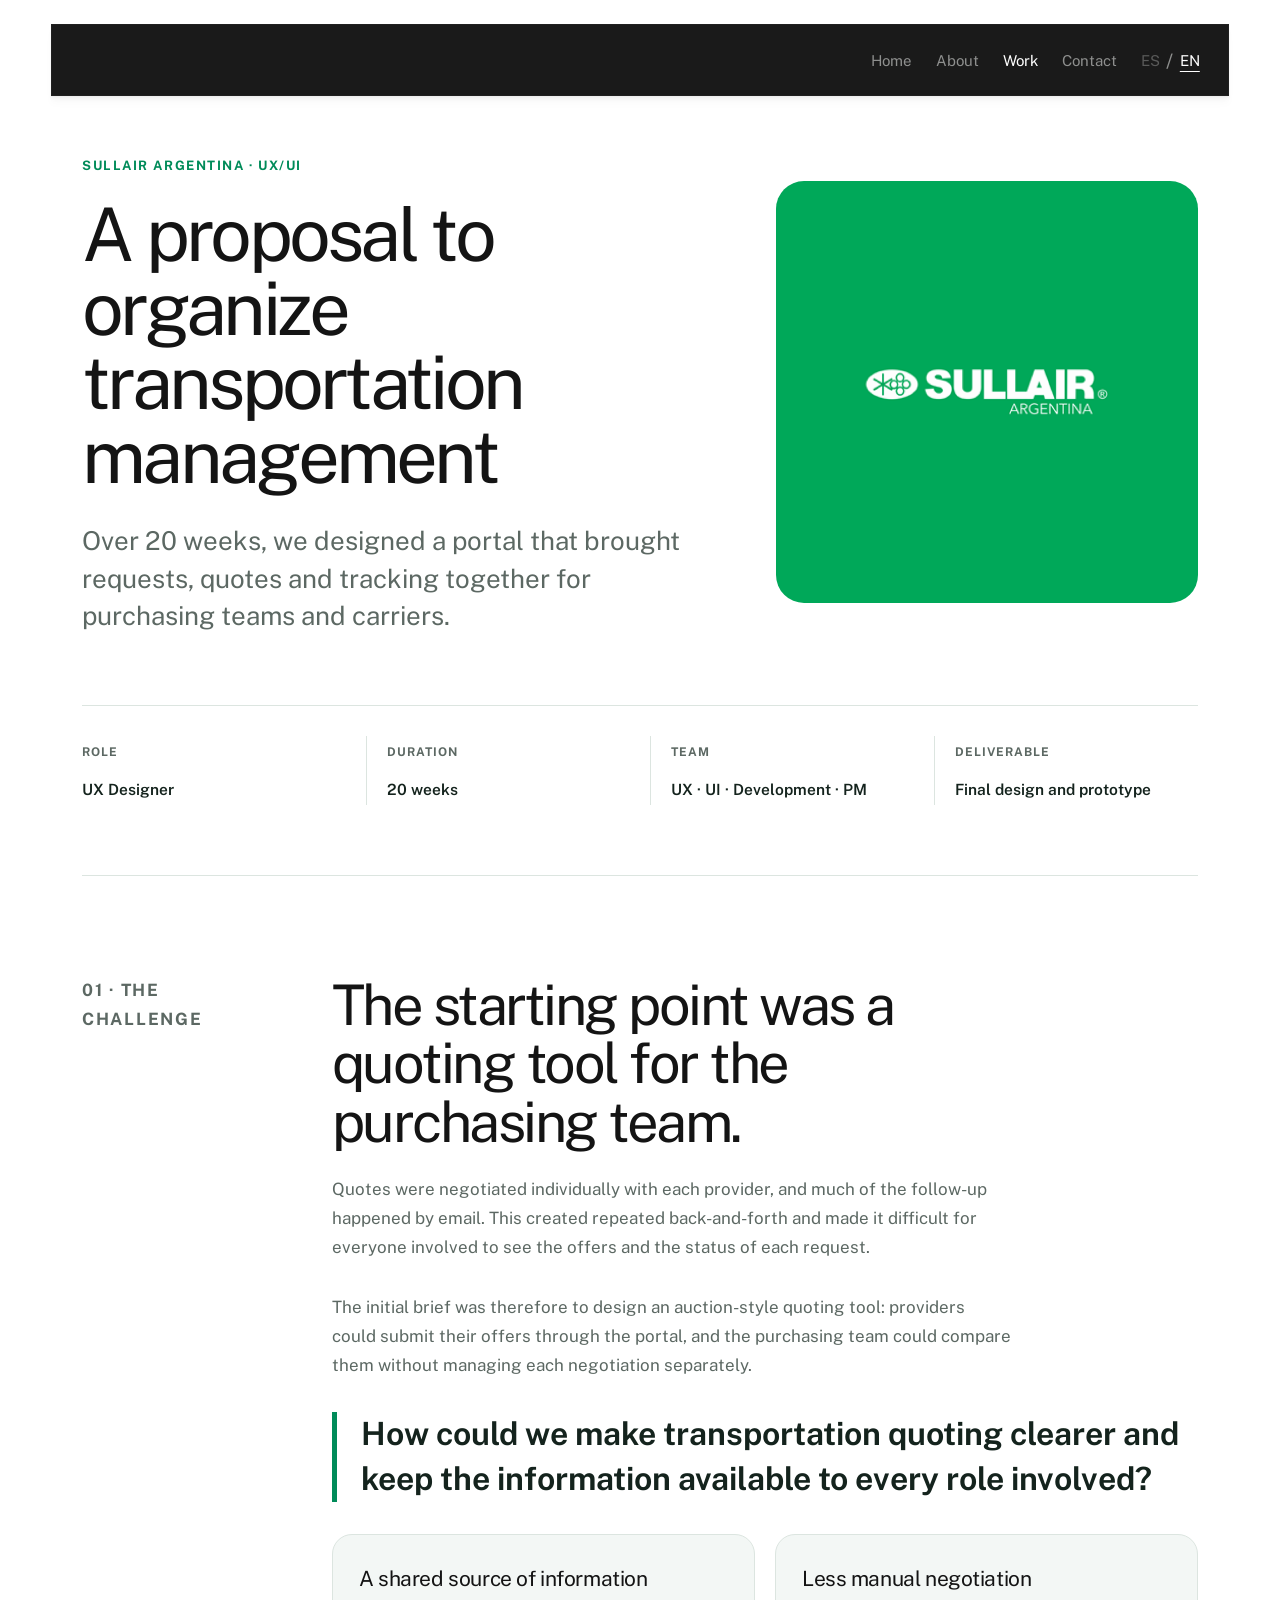
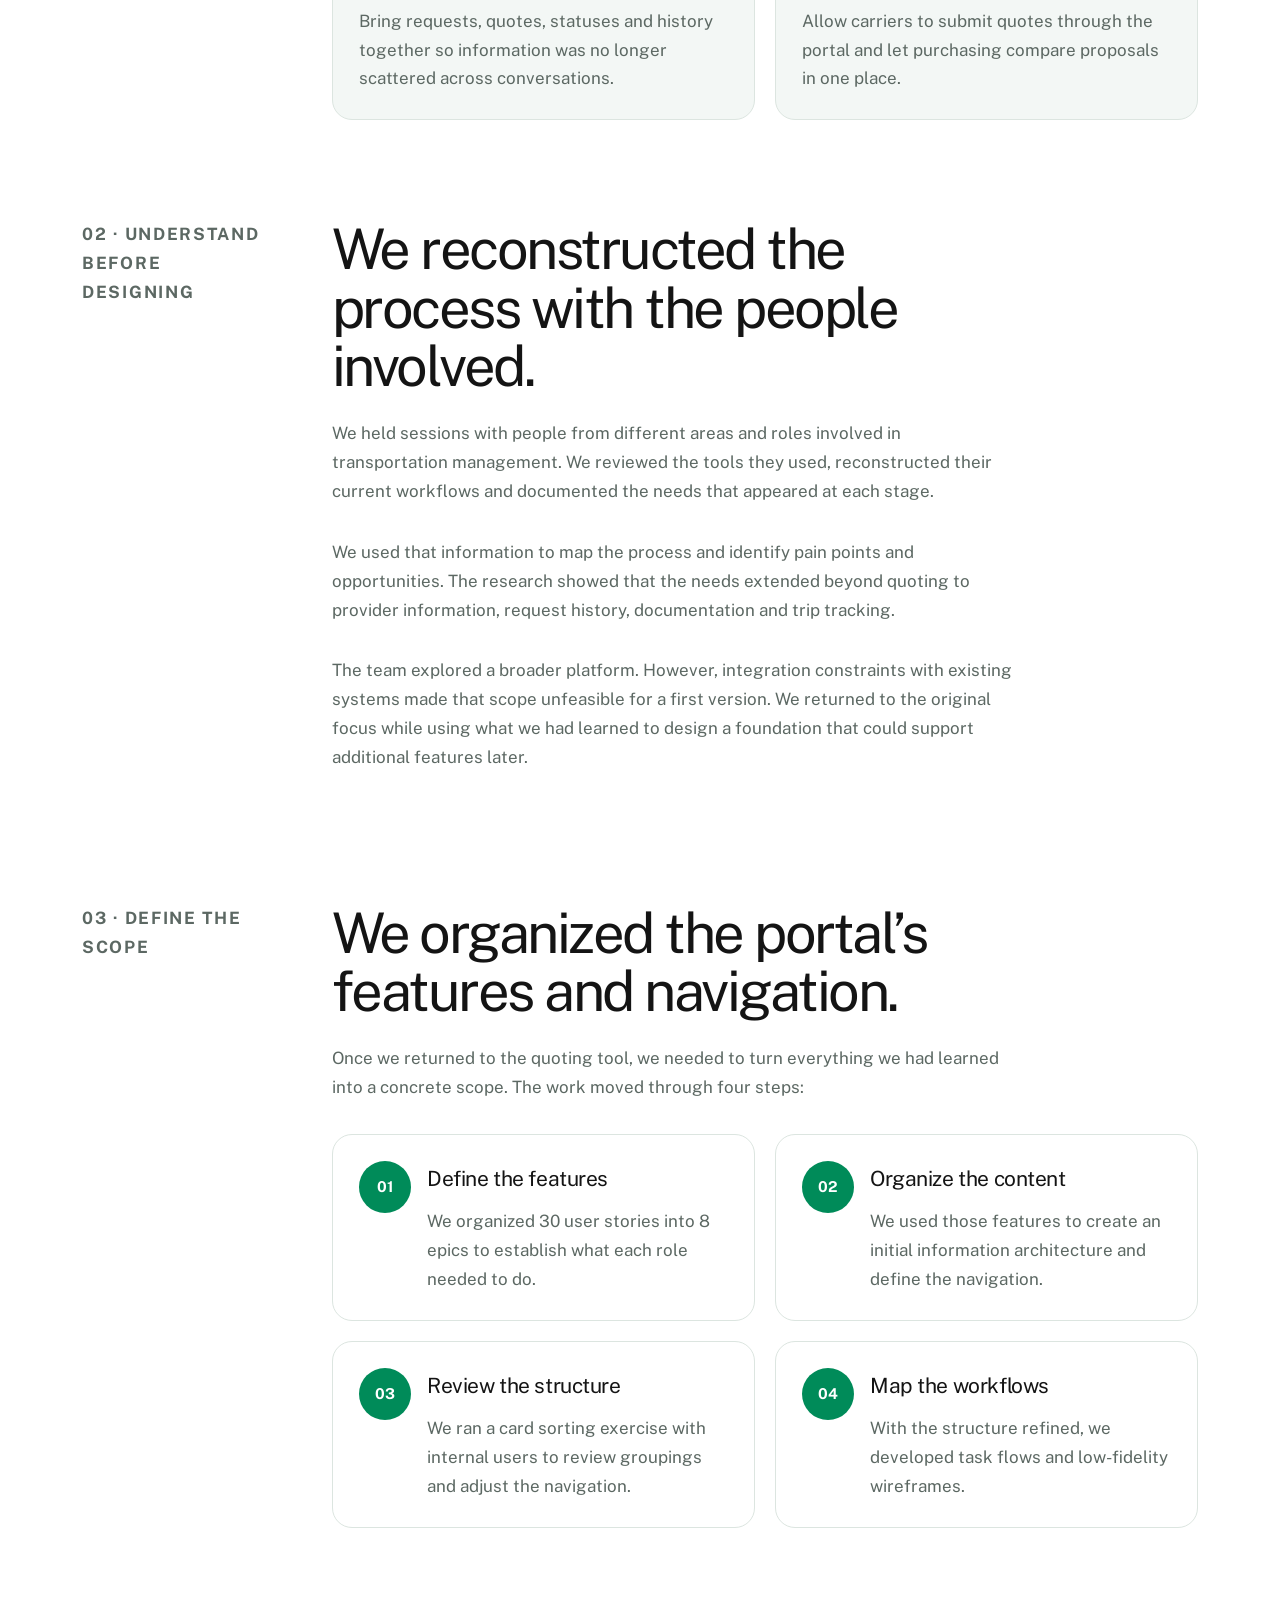
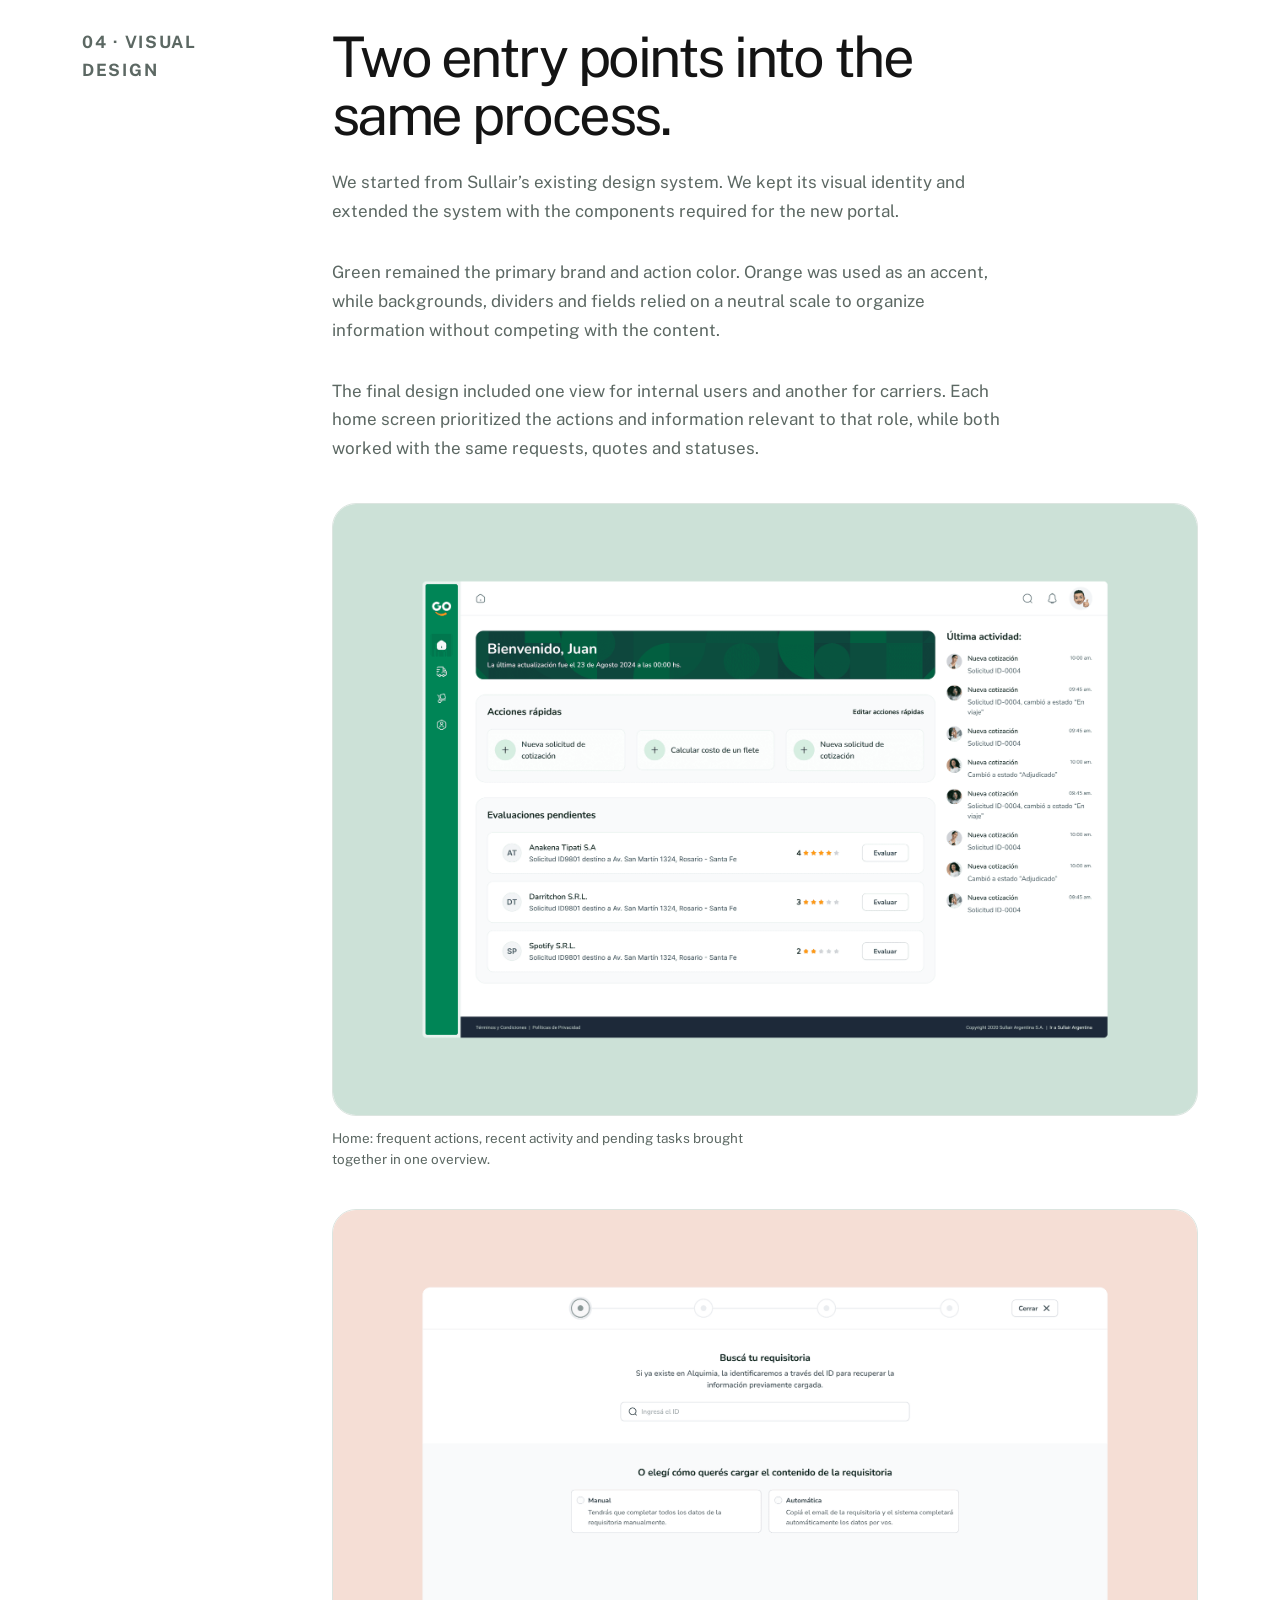
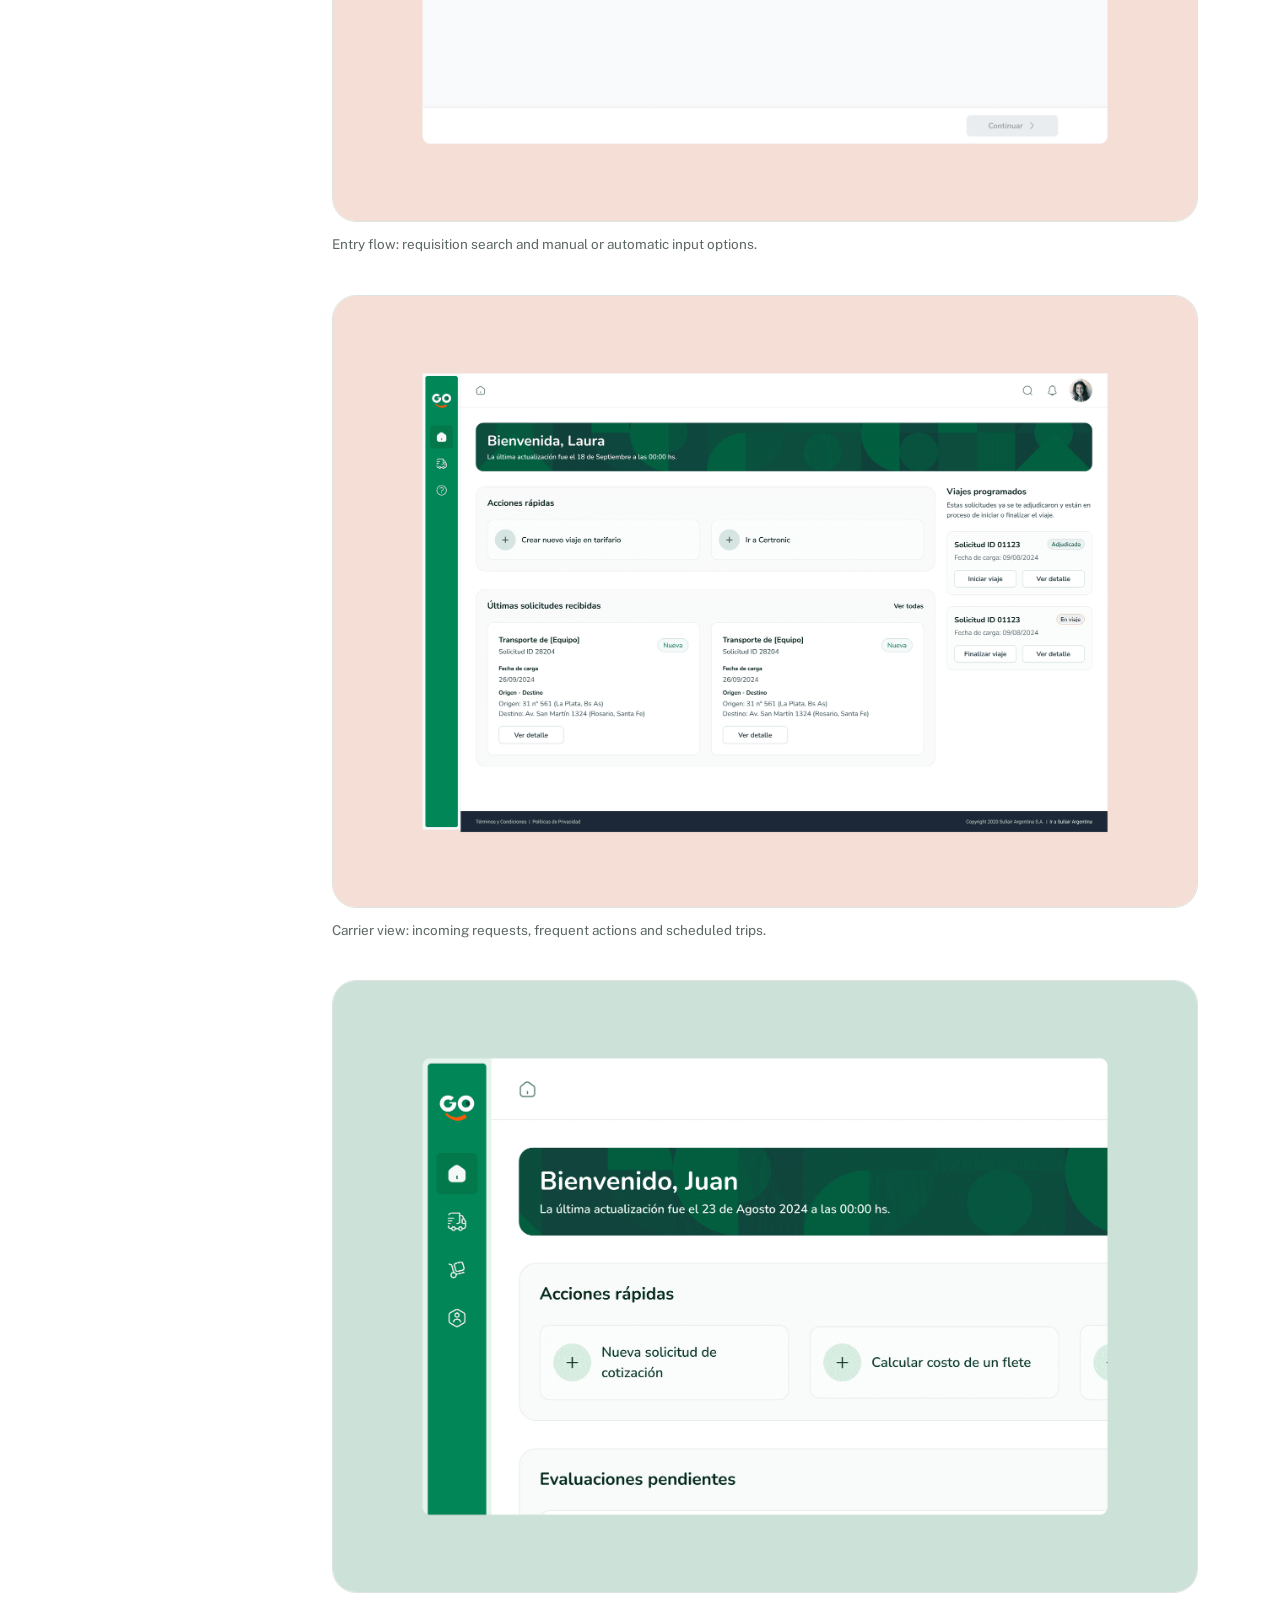
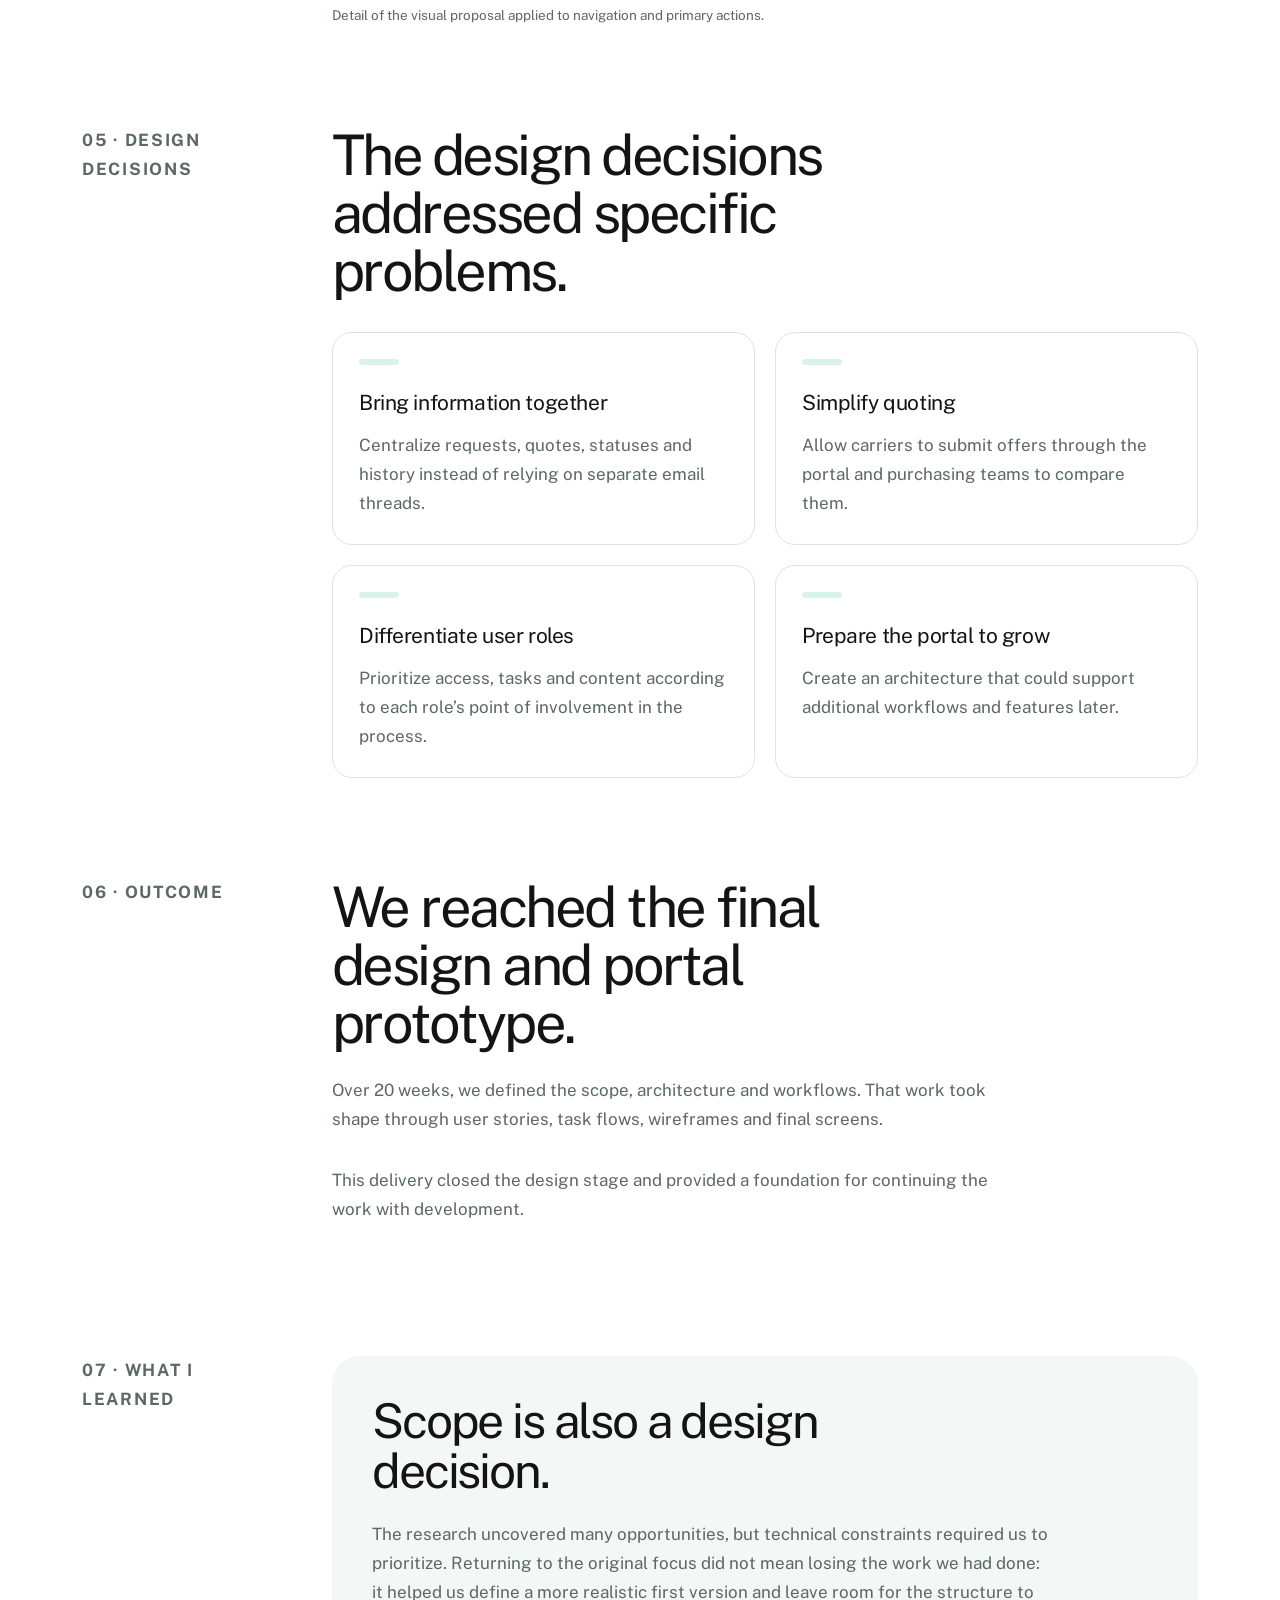
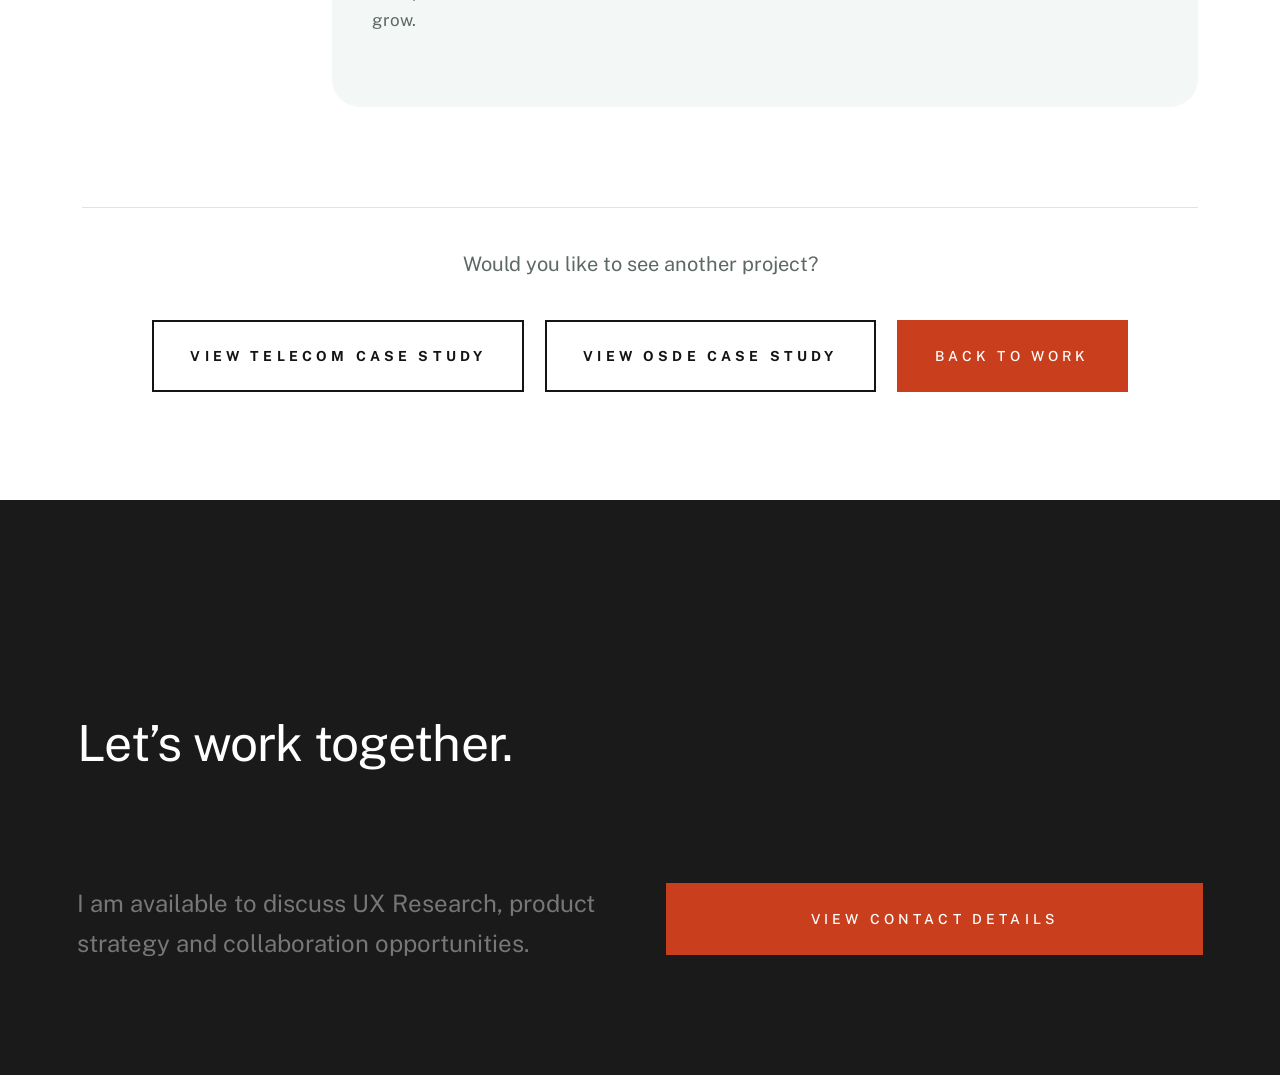
<file: sullair-en.html>
<!doctype html>
<html lang="en" class="no-js">
  <head>
    <meta charset="utf-8" />
    <meta name="viewport" content="width=device-width, initial-scale=1" />
    <meta name="description" content="UX case study about designing a transportation management tool for Sullair Argentina." />
    <title>Transportation management at Sullair — UX case study | Florencia Manara</title>
    <link rel="alternate" hreflang="es" href="sullair.html" />
    <link rel="alternate" hreflang="en" href="sullair-en.html" />
    <script>
      document.documentElement.classList.remove("no-js");
      document.documentElement.classList.add("js");
    </script>
    <link rel="stylesheet" href="css/vendor.css" />
    <link rel="stylesheet" href="css/styles.css" />
    <link rel="apple-touch-icon" sizes="180x180" href="apple-touch-icon.png" />
    <link rel="icon" type="image/png" sizes="32x32" href="favicon-32x32.png" />
    <link rel="icon" type="image/png" sizes="16x16" href="favicon-16x16.png" />
    <link rel="manifest" href="site.webmanifest" />
    <style>
      :root {
        --case-ink: #14231d;
        --case-muted: #5c6863;
        --case-line: #dce5e0;
        --case-soft: #f3f7f5;
        --case-accent: #008b59;
        --case-accent-dark: #005b3d;
        --case-highlight: #d9f4e7;
      }
      html { scroll-behavior: smooth; }
      body { background: #fff; color: var(--case-ink); }
      .case-skip {
        position: fixed; left: 16px; top: -80px; z-index: 9999;
        padding: 10px 16px; border-radius: 999px;
        background: var(--case-ink); color: #fff; transition: top .2s ease;
      }
      .case-skip:focus { top: 16px; }
      .case-page { max-width: 1180px; margin: 0 auto; padding: 15rem 3.2rem 10rem; }
      .case-hero { padding-bottom: 7rem; border-bottom: 1px solid var(--case-line); }
      .case-hero__intro {
        display: grid; grid-template-columns: minmax(0, 1.2fr) minmax(280px, .8fr);
        gap: 6rem; align-items: end; padding-bottom: 7rem;
      }
      .case-eyebrow {
        margin: 0 0 1.6rem; color: var(--case-accent);
        font-size: 1.3rem; font-weight: 700; letter-spacing: .12em; text-transform: uppercase;
      }
      .case-title {
        max-width: 14ch; margin: 0; font-size: clamp(4.8rem, 7vw, 7.4rem);
        line-height: 1; letter-spacing: -.05em;
      }
      .case-deck {
        max-width: 56ch; margin: 2.8rem 0 0; color: var(--case-muted);
        font-size: clamp(1.9rem, 2.3vw, 2.6rem); line-height: 1.45;
      }
      .case-brand {
        display: grid; min-height: 33rem; place-items: center; overflow: hidden;
        border-radius: 2.8rem; background: #00aa67;
      }
      .case-brand img { width: 100%; height: 100%; margin: 0; object-fit: cover; }
      .case-summary { padding-top: 3rem; border-top: 1px solid var(--case-line); }
      .case-summary dl {
        display: grid; grid-template-columns: repeat(4, minmax(0, 1fr)); gap: 2rem; margin: 0;
      }
      .case-summary div + div { padding-left: 2rem; border-left: 1px solid var(--case-line); }
      .case-summary dt {
        color: var(--case-muted); font-size: 1.2rem; font-weight: 700;
        letter-spacing: .08em; text-transform: uppercase;
      }
      .case-summary dd { margin: .5rem 0 0; font-size: 1.55rem; font-weight: 600; }
      .case-section {
        display: grid; grid-template-columns: 19rem minmax(0, 1fr);
        gap: 6rem; padding-top: 10rem; scroll-margin-top: 14rem;
      }
      .case-section__label {
        margin: 0; color: var(--case-accent); font-size: 1.3rem;
        font-weight: 700; letter-spacing: .1em; text-transform: uppercase;
      }
      .case-section h2 {
        max-width: 19ch; margin: 0 0 2.4rem; font-size: clamp(3.4rem, 5vw, 5.6rem);
        line-height: 1.04; letter-spacing: -.045em;
      }
      .case-section h3 { margin: 0 0 1rem; font-size: 2.1rem; letter-spacing: -.02em; }
      .case-section p, .case-section li { color: var(--case-muted); font-size: 1.7rem; line-height: 1.7; }
      .case-section p { max-width: 68ch; }
      .case-question {
        max-width: 34ch; margin: 3rem 0 0; padding-left: 2.4rem;
        border-left: 5px solid var(--case-accent); color: var(--case-ink) !important;
        font-size: clamp(2.2rem, 3vw, 3.2rem) !important; font-weight: 650; line-height: 1.4 !important;
      }
      .case-grid {
        display: grid; grid-template-columns: repeat(2, minmax(0, 1fr));
        gap: 2rem; margin-top: 3.2rem;
      }
      .case-card {
        padding: 2.6rem; border: 1px solid var(--case-line);
        border-radius: 2rem; background: #fff;
      }
      .case-card--soft { background: var(--case-soft); }
      .case-card p:last-child, .case-card ul:last-child { margin-bottom: 0; }
      .case-step { display: grid; grid-template-columns: 5.2rem 1fr; gap: 1.6rem; }
      .case-step__number {
        display: grid; width: 5.2rem; height: 5.2rem; place-items: center;
        border-radius: 50%; background: var(--case-accent); color: #fff;
        font-size: 1.5rem; font-weight: 700;
      }
      .case-decision::before {
        content: ""; display: block; width: 4rem; height: .6rem; margin-bottom: 2rem;
        border-radius: 999px; background: var(--case-highlight);
      }
      .case-gallery { display: grid; gap: 4rem; margin-top: 4rem; }
      .case-media { margin: 0; }
      .case-media img {
        display: block; width: 100%; height: auto; margin: 0;
        border: 1px solid var(--case-line); border-radius: 2.4rem;
      }
      .case-media figcaption {
        max-width: 58ch; margin: 1.2rem 0 0; color: var(--case-muted);
        font-size: 1.35rem; line-height: 1.5; text-align: left;
      }
      .case-highlight-block { padding: 4rem; border-radius: 2.8rem; background: var(--case-soft); }
      .case-highlight-block h2 { max-width: 20ch; font-size: clamp(3.2rem, 4.2vw, 4.8rem); }
      .case-next { margin-top: 10rem; padding-top: 4rem; border-top: 1px solid var(--case-line); text-align: center; }
      .case-next p { color: var(--case-muted); }
      .case-next .btn { margin: .8rem; }
      @media (max-width: 900px) {
        .case-page { padding-top: 12rem; }
        .case-hero__intro { grid-template-columns: 1fr; gap: 4rem; }
        .case-brand { min-height: 24rem; }
        .case-summary dl { grid-template-columns: 1fr 1fr; }
        .case-summary div:nth-child(3) { padding-left: 0; border-left: 0; }
        .case-section { grid-template-columns: 1fr; gap: 1.4rem; padding-top: 8rem; }
      }
      @media (max-width: 600px) {
        .case-page { padding-right: 2rem; padding-left: 2rem; }
        .case-title { font-size: 4.7rem; }
        .case-brand { min-height: 18rem; border-radius: 2rem; }
        .case-media img { border-radius: 1.6rem; }
        .case-summary dl, .case-grid { grid-template-columns: 1fr; }
        .case-summary div + div, .case-summary div:nth-child(3) {
          padding-top: 1.6rem; padding-left: 0;
          border-top: 1px solid var(--case-line); border-left: 0;
        }
        .case-highlight-block { padding: 3rem 2.2rem; }
      }
      @media (prefers-reduced-motion: reduce) { html { scroll-behavior: auto; } }
    </style>
  </head>
  <body id="top" class="ss-show">
    <a class="case-skip" href="#contenido">Skip to content</a>
    <div id="page" class="s-pagewrap">
      <header class="s-header">
        <div class="row s-header__inner">
          <div class="s-header__block">
            <div class="s-header__logo"></div>
            <a class="s-header__menu-toggle" href="#0" aria-label="Open navigation menu"><span>Menu</span></a>
          </div>
          <nav class="s-header__nav" aria-label="Main navigation">
            <ul class="s-header__menu-links">
              <li><a href="index-en.html#intro">Home</a></li>
              <li><a href="index-en.html#about">About</a></li>
              <li class="current"><a href="index-en.html#works" aria-current="page">Work</a></li>
              <li><a href="index-en.html#footer">Contact</a></li>
              <li class="language-switch" aria-label="Language"><a href="sullair.html" lang="es">ES</a><span aria-hidden="true">/</span><a href="sullair-en.html" lang="en" aria-current="true">EN</a></li>
            </ul>
          </nav>
        </div>
      </header>

      <main id="contenido" class="case-page">
        <section class="case-hero" aria-labelledby="case-title">
          <div class="case-hero__intro">
            <div>
              <p class="case-eyebrow">Sullair Argentina · UX/UI</p>
              <h1 id="case-title" class="case-title">A proposal to organize transportation management</h1>
              <p class="case-deck">
                Over 20 weeks, we designed a portal that brought requests, quotes and tracking together for purchasing teams and carriers.
              </p>
            </div>
            <figure class="case-brand">
              <img src="images/folio/sullair.png" alt="Sullair Argentina visual identity" width="750" height="750" />
            </figure>
          </div>
          <aside class="case-summary" aria-label="Project overview">
            <dl>
              <div><dt>Role</dt><dd>UX Designer</dd></div>
              <div><dt>Duration</dt><dd>20 weeks</dd></div>
              <div><dt>Team</dt><dd>UX · UI · Development · PM</dd></div>
              <div><dt>Deliverable</dt><dd>Final design and prototype</dd></div>
            </dl>
          </aside>
        </section>

        <section id="desafio" class="case-section">
          <p class="case-section__label">01 · The challenge</p>
          <div>
            <h2>The starting point was a quoting tool for the purchasing team.</h2>
            <p>
              Quotes were negotiated individually with each provider, and much of the follow-up happened by email. This created repeated back-and-forth and made it difficult for everyone involved to see the offers and the status of each request.
            </p>
            <p>
              The initial brief was therefore to design an auction-style quoting tool: providers could submit their offers through the portal, and the purchasing team could compare them without managing each negotiation separately.
            </p>
            <p class="case-question">How could we make transportation quoting clearer and keep the information available to every role involved?</p>
            <div class="case-grid">
              <article class="case-card case-card--soft">
                <h3>A shared source of information</h3>
                <p>Bring requests, quotes, statuses and history together so information was no longer scattered across conversations.</p>
              </article>
              <article class="case-card case-card--soft">
                <h3>Less manual negotiation</h3>
                <p>Allow carriers to submit quotes through the portal and let purchasing compare proposals in one place.</p>
              </article>
            </div>
          </div>
        </section>

        <section id="enfoque" class="case-section">
          <p class="case-section__label">02 · Understand before designing</p>
          <div>
            <h2>We reconstructed the process with the people involved.</h2>
            <p>
              We held sessions with people from different areas and roles involved in transportation management. We reviewed the tools they used, reconstructed their current workflows and documented the needs that appeared at each stage.
            </p>
            <p>
              We used that information to map the process and identify pain points and opportunities. The research showed that the needs extended beyond quoting to provider information, request history, documentation and trip tracking.
            </p>
            <p>
              The team explored a broader platform. However, integration constraints with existing systems made that scope unfeasible for a first version. We returned to the original focus while using what we had learned to design a foundation that could support additional features later.
            </p>
          </div>
        </section>

        <section id="definicion" class="case-section">
          <p class="case-section__label">03 · Define the scope</p>
          <div>
            <h2>We organized the portal’s features and navigation.</h2>
            <p>
              Once we returned to the quoting tool, we needed to turn everything we had learned into a concrete scope. The work moved through four steps:
            </p>
            <div class="case-grid">
              <article class="case-card"><div class="case-step"><span class="case-step__number">01</span><div><h3>Define the features</h3><p>We organized 30 user stories into 8 epics to establish what each role needed to do.</p></div></div></article>
              <article class="case-card"><div class="case-step"><span class="case-step__number">02</span><div><h3>Organize the content</h3><p>We used those features to create an initial information architecture and define the navigation.</p></div></div></article>
              <article class="case-card"><div class="case-step"><span class="case-step__number">03</span><div><h3>Review the structure</h3><p>We ran a card sorting exercise with internal users to review groupings and adjust the navigation.</p></div></div></article>
              <article class="case-card"><div class="case-step"><span class="case-step__number">04</span><div><h3>Map the workflows</h3><p>With the structure refined, we developed task flows and low-fidelity wireframes.</p></div></div></article>
            </div>
          </div>
        </section>

        <section id="diseno-final" class="case-section">
          <p class="case-section__label">04 · Visual design</p>
          <div>
            <h2>Two entry points into the same process.</h2>
            <p>
              We started from Sullair’s existing design system. We kept its visual identity and extended the system with the components required for the new portal.
            </p>
            <p>
              Green remained the primary brand and action color. Orange was used as an accent, while backgrounds, dividers and fields relied on a neutral scale to organize information without competing with the content.
            </p>
            <p>
              The final design included one view for internal users and another for carriers. Each home screen prioritized the actions and information relevant to that role, while both worked with the same requests, quotes and statuses.
            </p>
            <div class="case-gallery">
              <figure class="case-media">
                <img src="images/folio/gallery/g-sullair-1.png" alt="Final home screen design with quick actions, recent activity and pending reviews" width="2048" height="1449" loading="lazy" decoding="async" />
                <figcaption>Home: frequent actions, recent activity and pending tasks brought together in one overview.</figcaption>
              </figure>
              <figure class="case-media">
                <img src="images/folio/gallery/g-sullair-2.png" alt="Final flow design for finding or entering a requisition" width="2048" height="1449" loading="lazy" decoding="async" />
                <figcaption>Entry flow: requisition search and manual or automatic input options.</figcaption>
              </figure>
              <figure class="case-media">
                <img src="images/folio/gallery/g-sullair-3.png" alt="Final carrier home screen with incoming requests and scheduled trips" width="2048" height="1449" loading="lazy" decoding="async" />
                <figcaption>Carrier view: incoming requests, frequent actions and scheduled trips.</figcaption>
              </figure>
              <figure class="case-media">
                <img src="images/folio/gallery/g-sullair-4.png" alt="Detail of the visual system applied to navigation and quick actions" width="2048" height="1449" loading="lazy" decoding="async" />
                <figcaption>Detail of the visual proposal applied to navigation and primary actions.</figcaption>
              </figure>
            </div>
          </div>
        </section>

        <section id="decisiones" class="case-section">
          <p class="case-section__label">05 · Design decisions</p>
          <div>
            <h2>The design decisions addressed specific problems.</h2>
            <div class="case-grid">
              <article class="case-card case-decision"><h3>Bring information together</h3><p>Centralize requests, quotes, statuses and history instead of relying on separate email threads.</p></article>
              <article class="case-card case-decision"><h3>Simplify quoting</h3><p>Allow carriers to submit offers through the portal and purchasing teams to compare them.</p></article>
              <article class="case-card case-decision"><h3>Differentiate user roles</h3><p>Prioritize access, tasks and content according to each role’s point of involvement in the process.</p></article>
              <article class="case-card case-decision"><h3>Prepare the portal to grow</h3><p>Create an architecture that could support additional workflows and features later.</p></article>
            </div>
          </div>
        </section>

        <section id="resultado" class="case-section">
          <p class="case-section__label">06 · Outcome</p>
          <div>
            <h2>We reached the final design and portal prototype.</h2>
            <p>
              Over 20 weeks, we defined the scope, architecture and workflows. That work took shape through user stories, task flows, wireframes and final screens.
            </p>
            <p>This delivery closed the design stage and provided a foundation for continuing the work with development.</p>
          </div>
        </section>

        <section id="aprendizaje" class="case-section">
          <p class="case-section__label">07 · What I learned</p>
          <div class="case-highlight-block">
            <h2>Scope is also a design decision.</h2>
            <p>
              The research uncovered many opportunities, but technical constraints required us to prioritize. Returning to the original focus did not mean losing the work we had done: it helped us define a more realistic first version and leave room for the structure to grow.
            </p>
          </div>
        </section>

        <div class="case-next">
          <p>Would you like to see another project?</p>
          <a href="telecom-en.html" class="btn btn--stroke btn--large">View Telecom case study</a>
          <a href="osde-en.html" class="btn btn--stroke btn--large">View OSDE case study</a>
          <a href="index-en.html#works" class="btn btn--primary btn--large">Back to work</a>
        </div>
      </main>

      <footer id="footer" class="s-footer target-section">
        <div class="row"><div class="column lg-12"><div class="section-header light-on-dark"><h2 class="text-display-title">Let’s work together.</h2></div></div></div>
        <div class="row s-footer__content">
          <div class="column xl-6 md-12"><p class="attention-getter">I am available to discuss UX Research, product strategy and collaboration opportunities.</p></div>
          <div class="column xl-6 md-12"><a class="btn btn--primary btn--large u-fullwidth" href="index-en.html#footer">View contact details</a></div>
        </div>
      </footer>
    </div>
    <script src="js/plugins.js"></script>
    <script src="js/main.js"></script>
  </body>
</html>
</file>
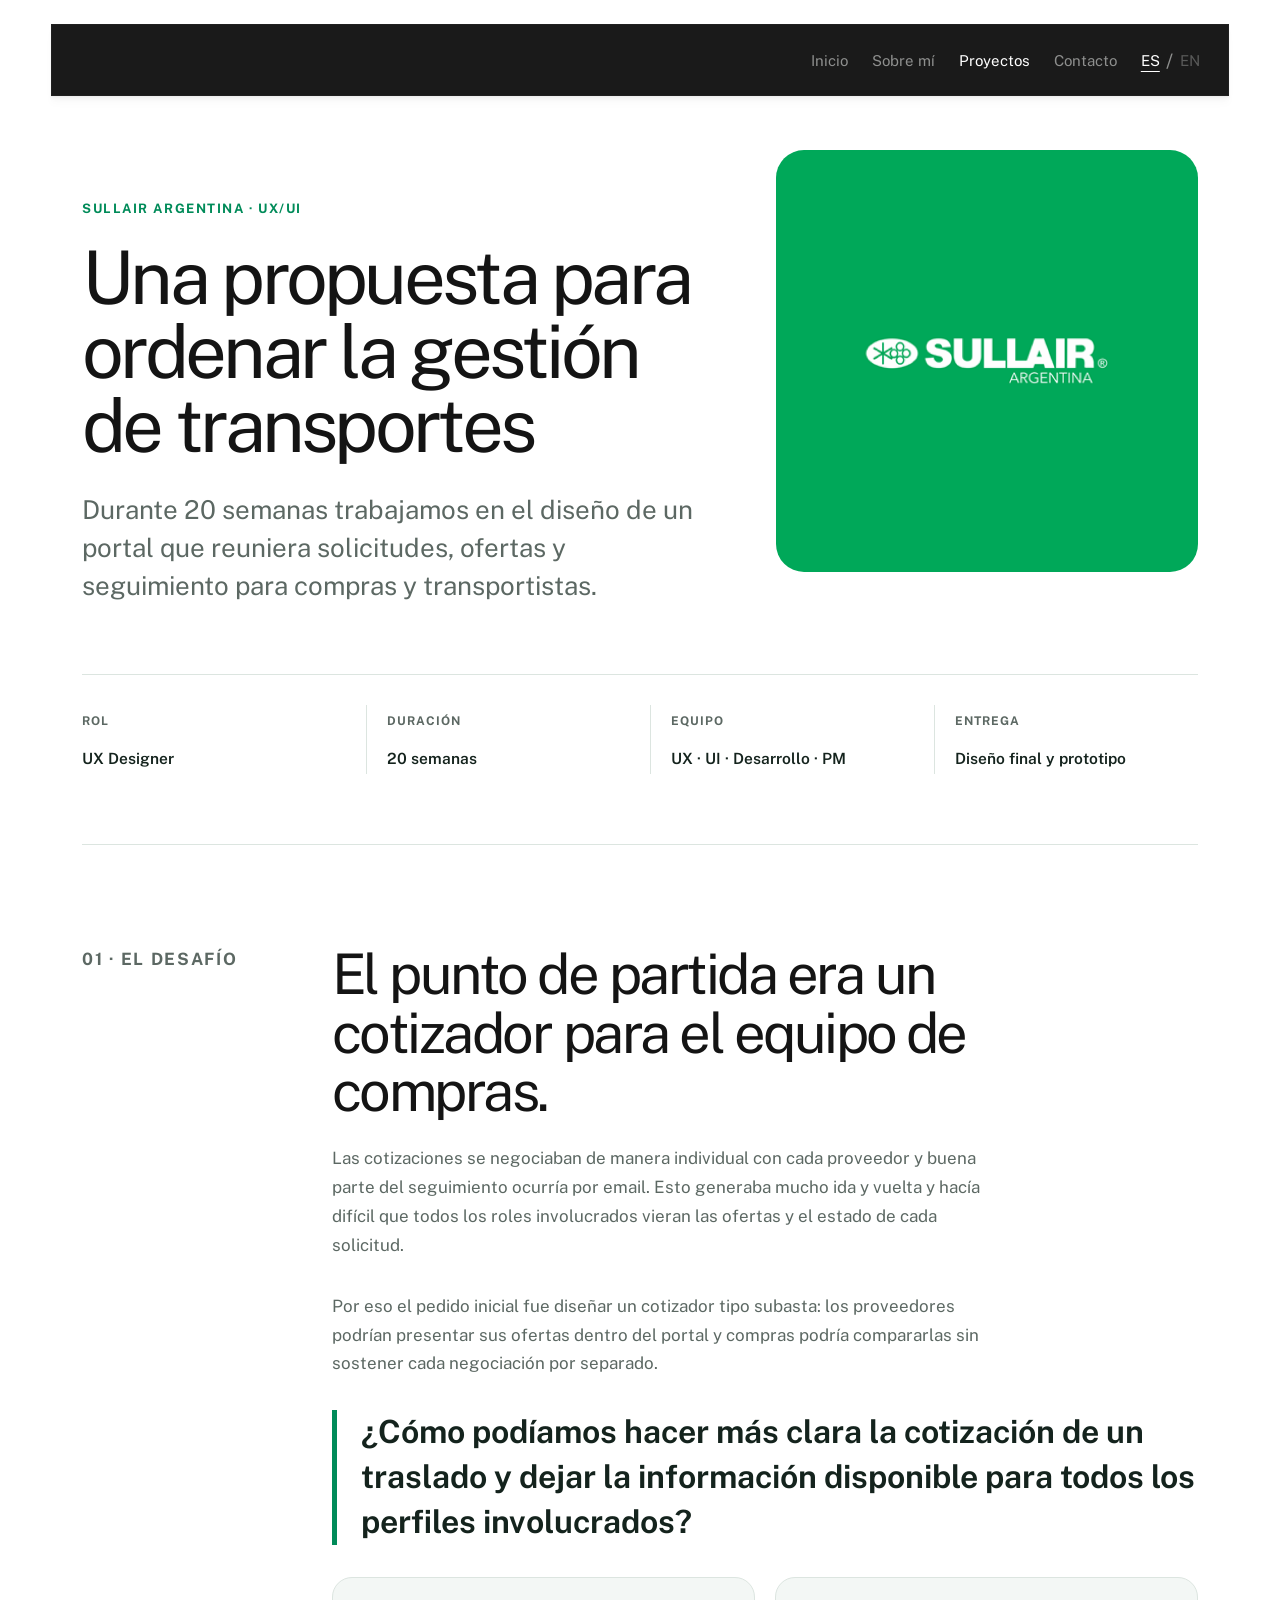
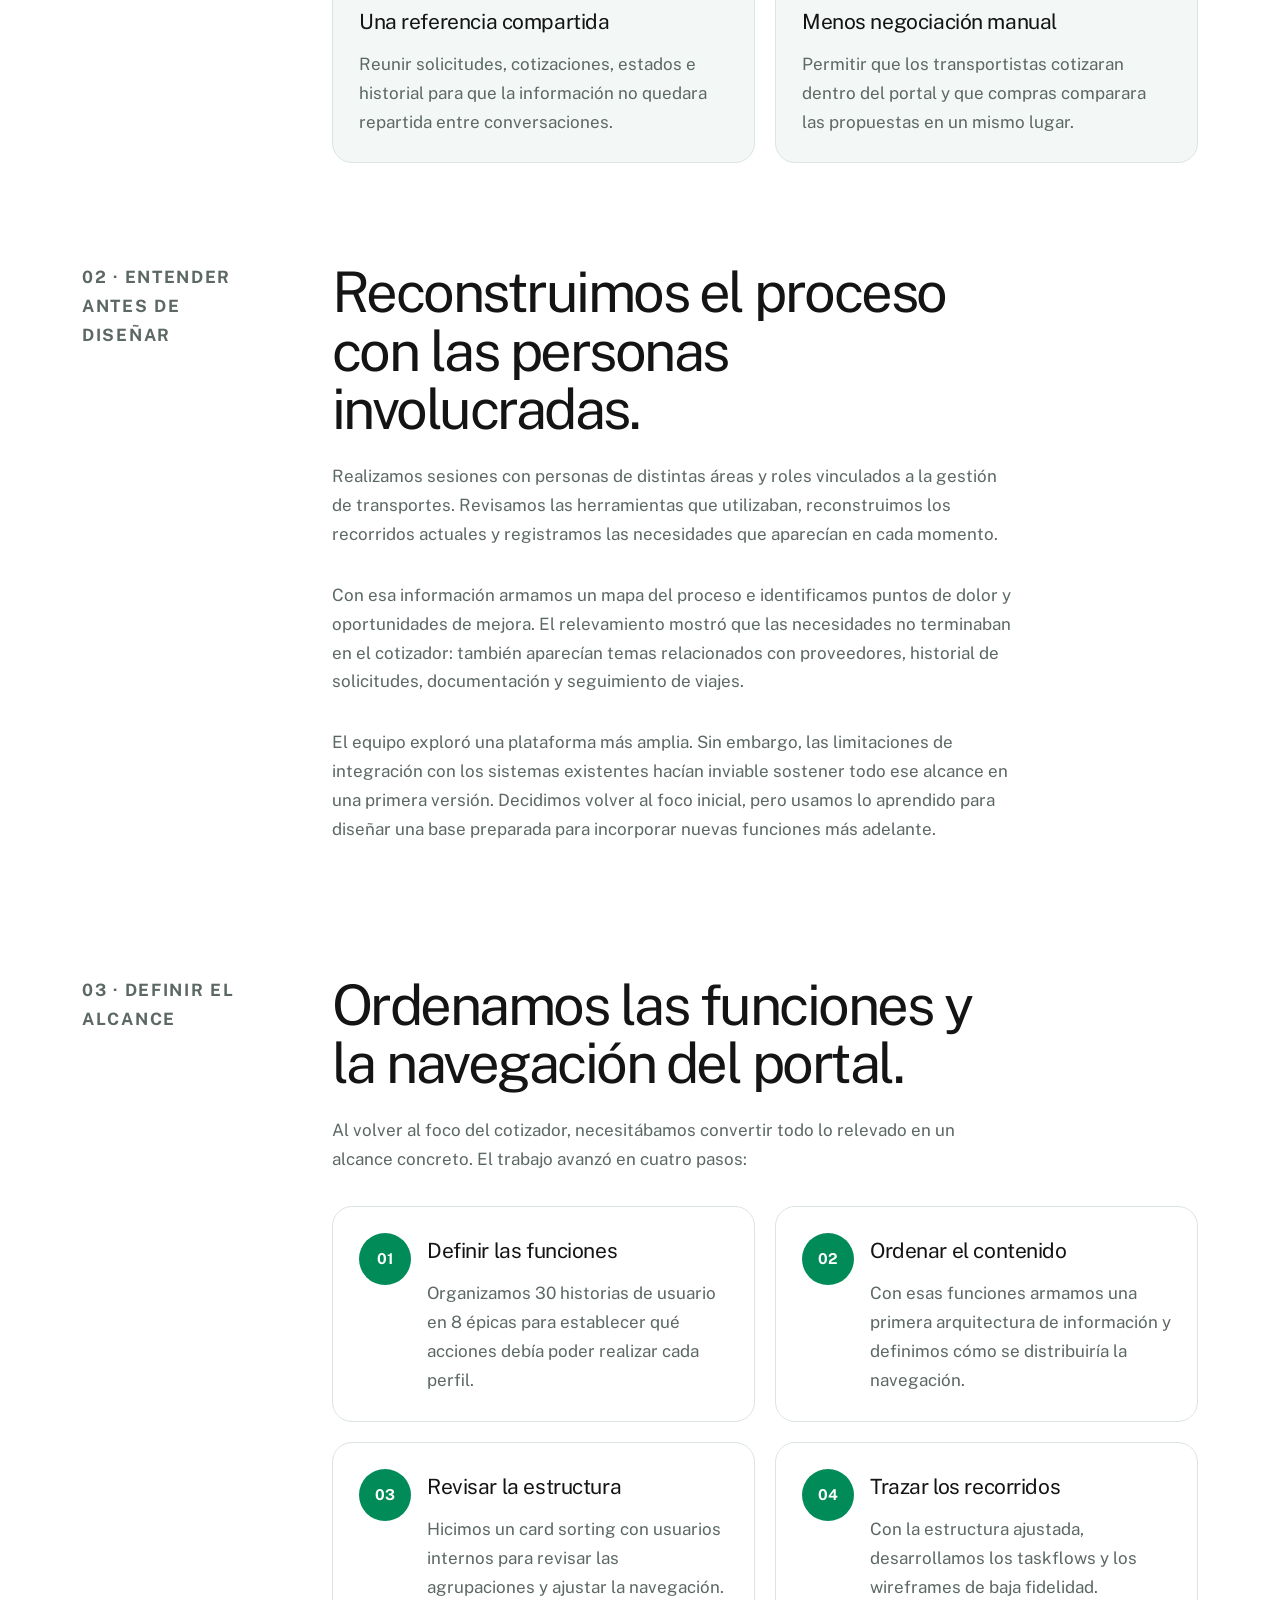
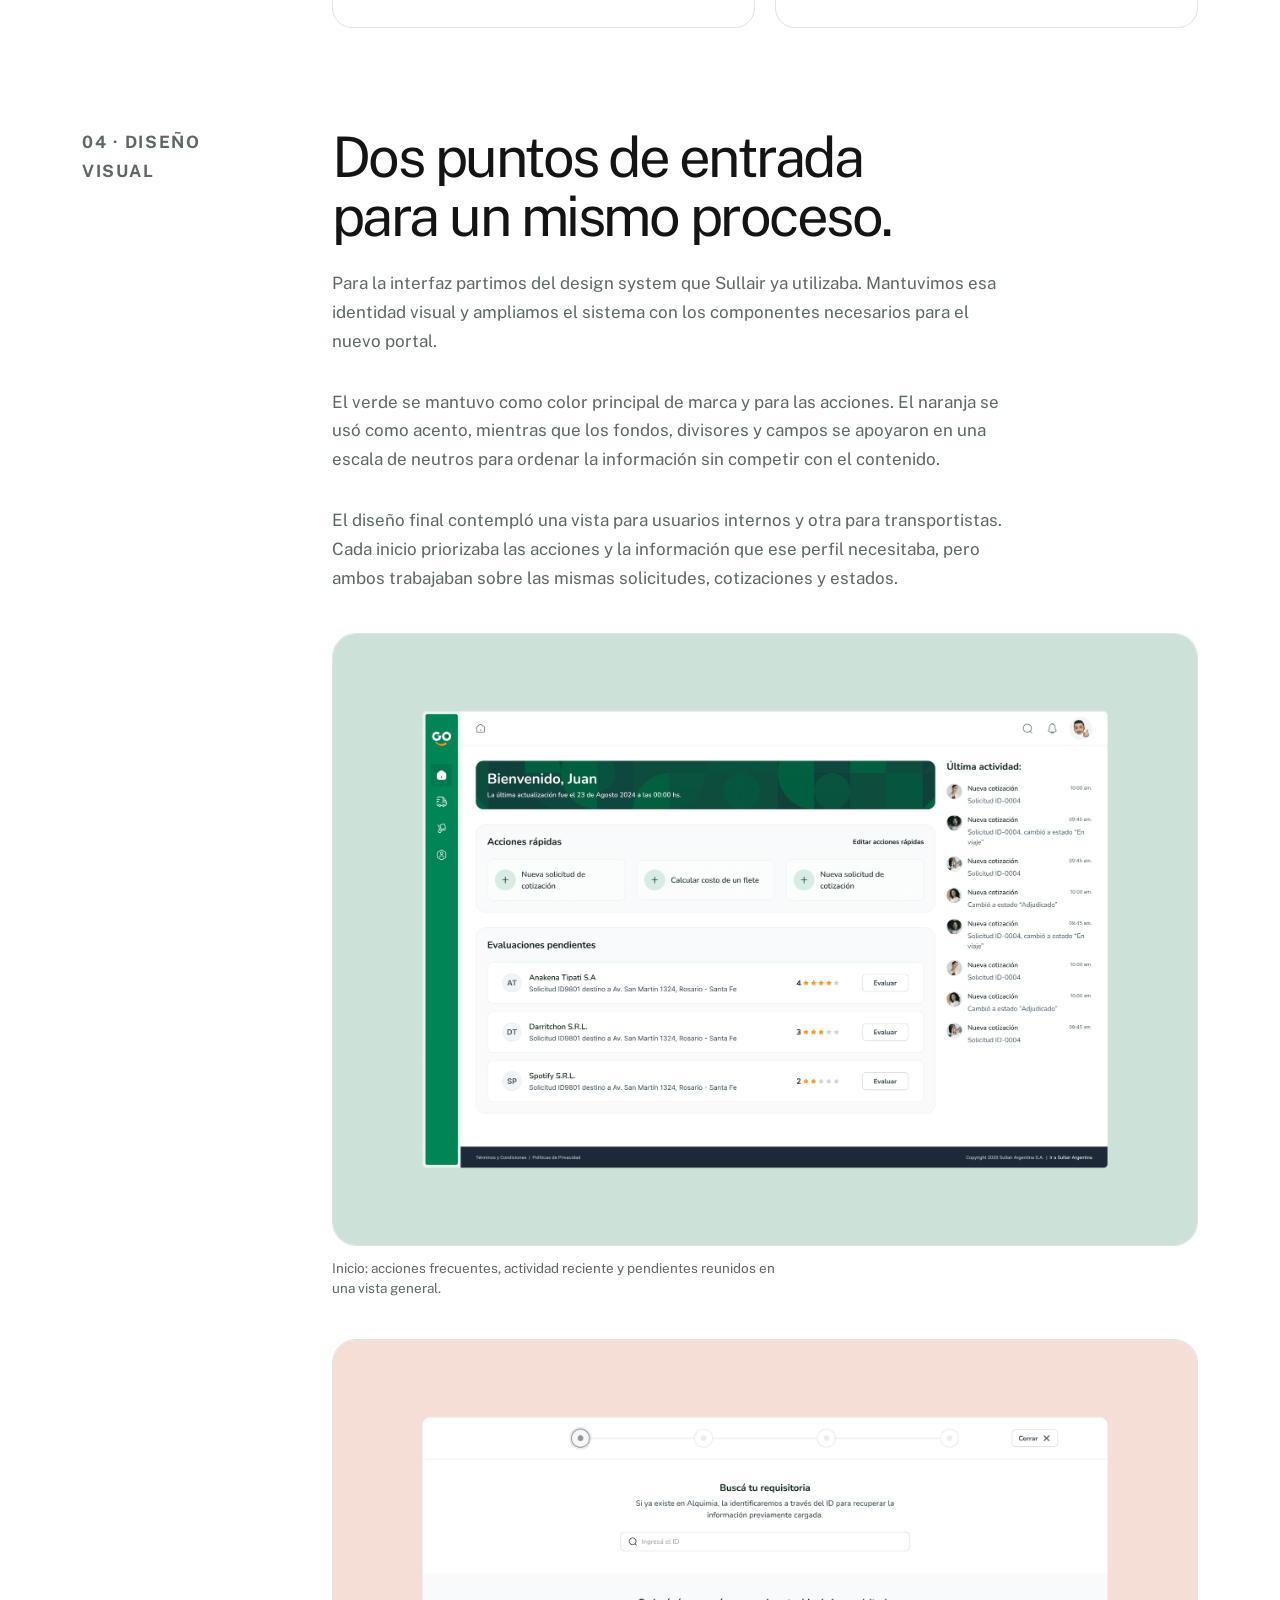
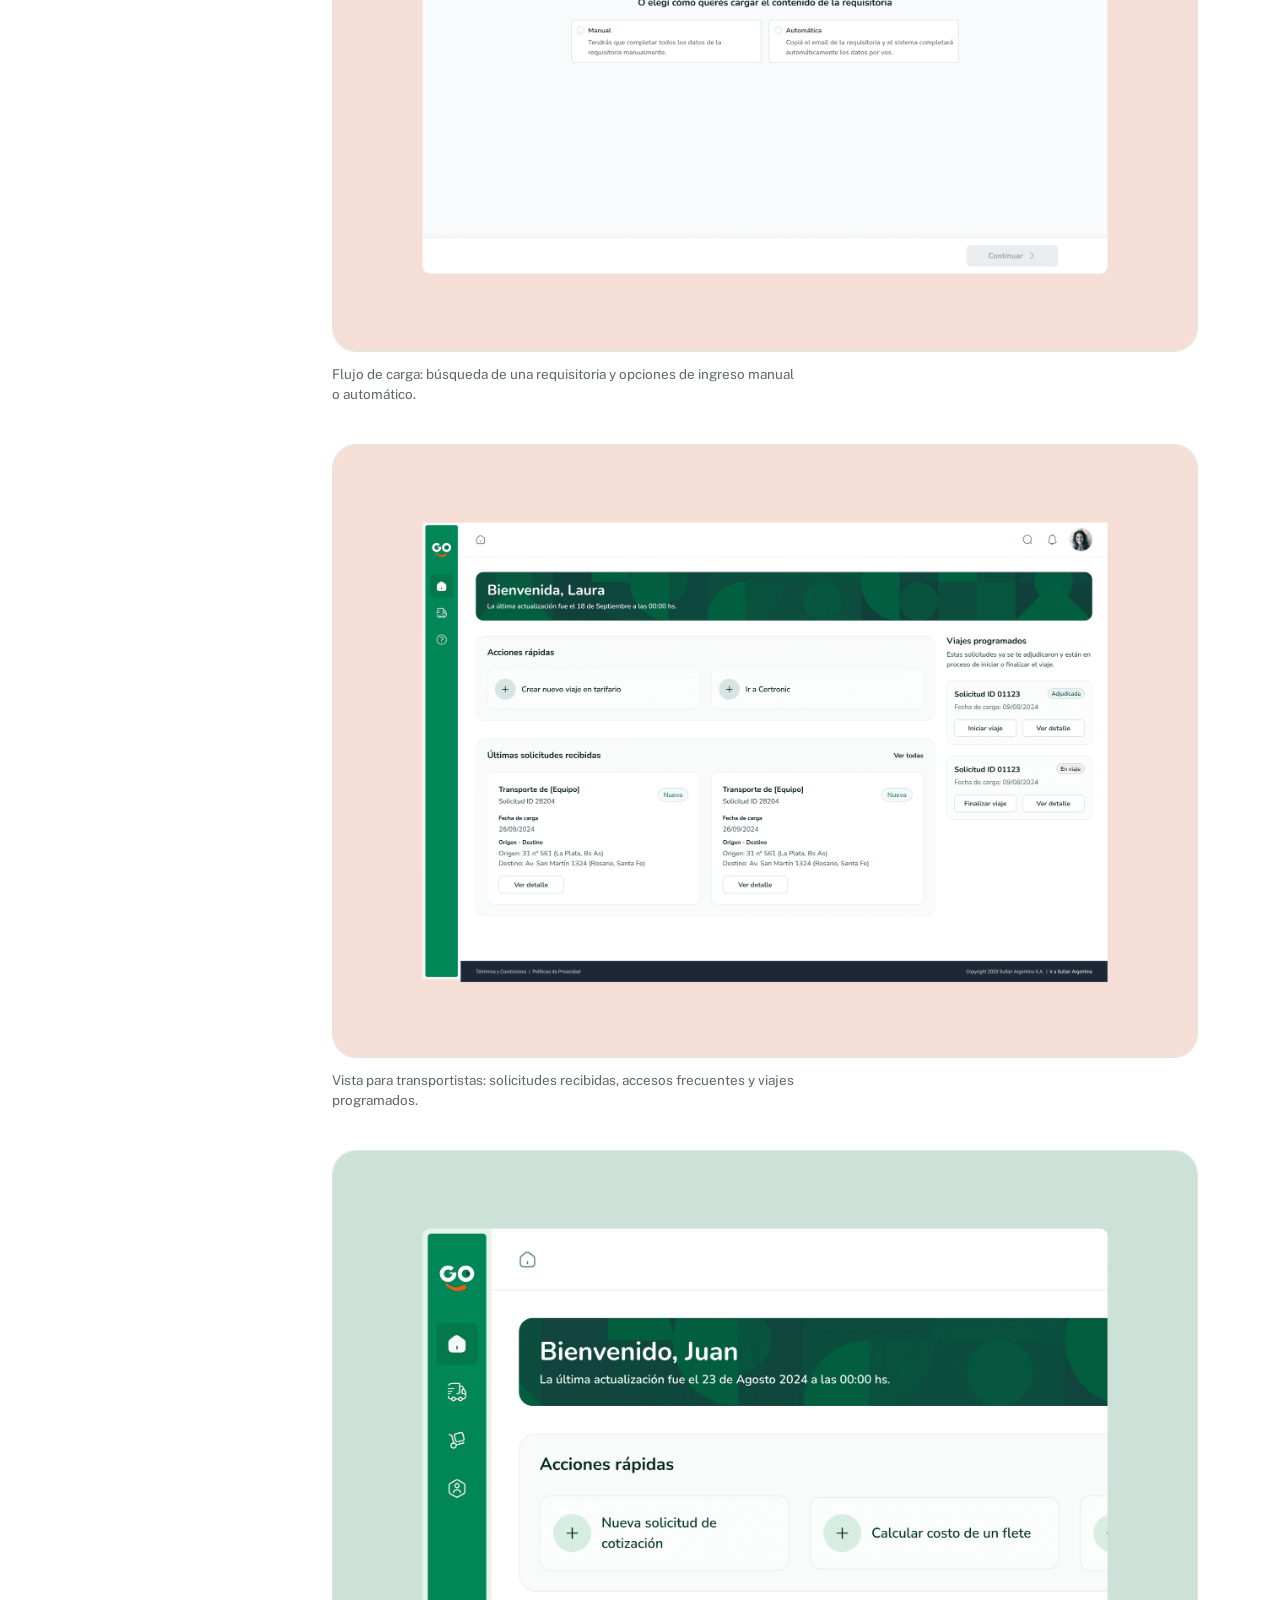
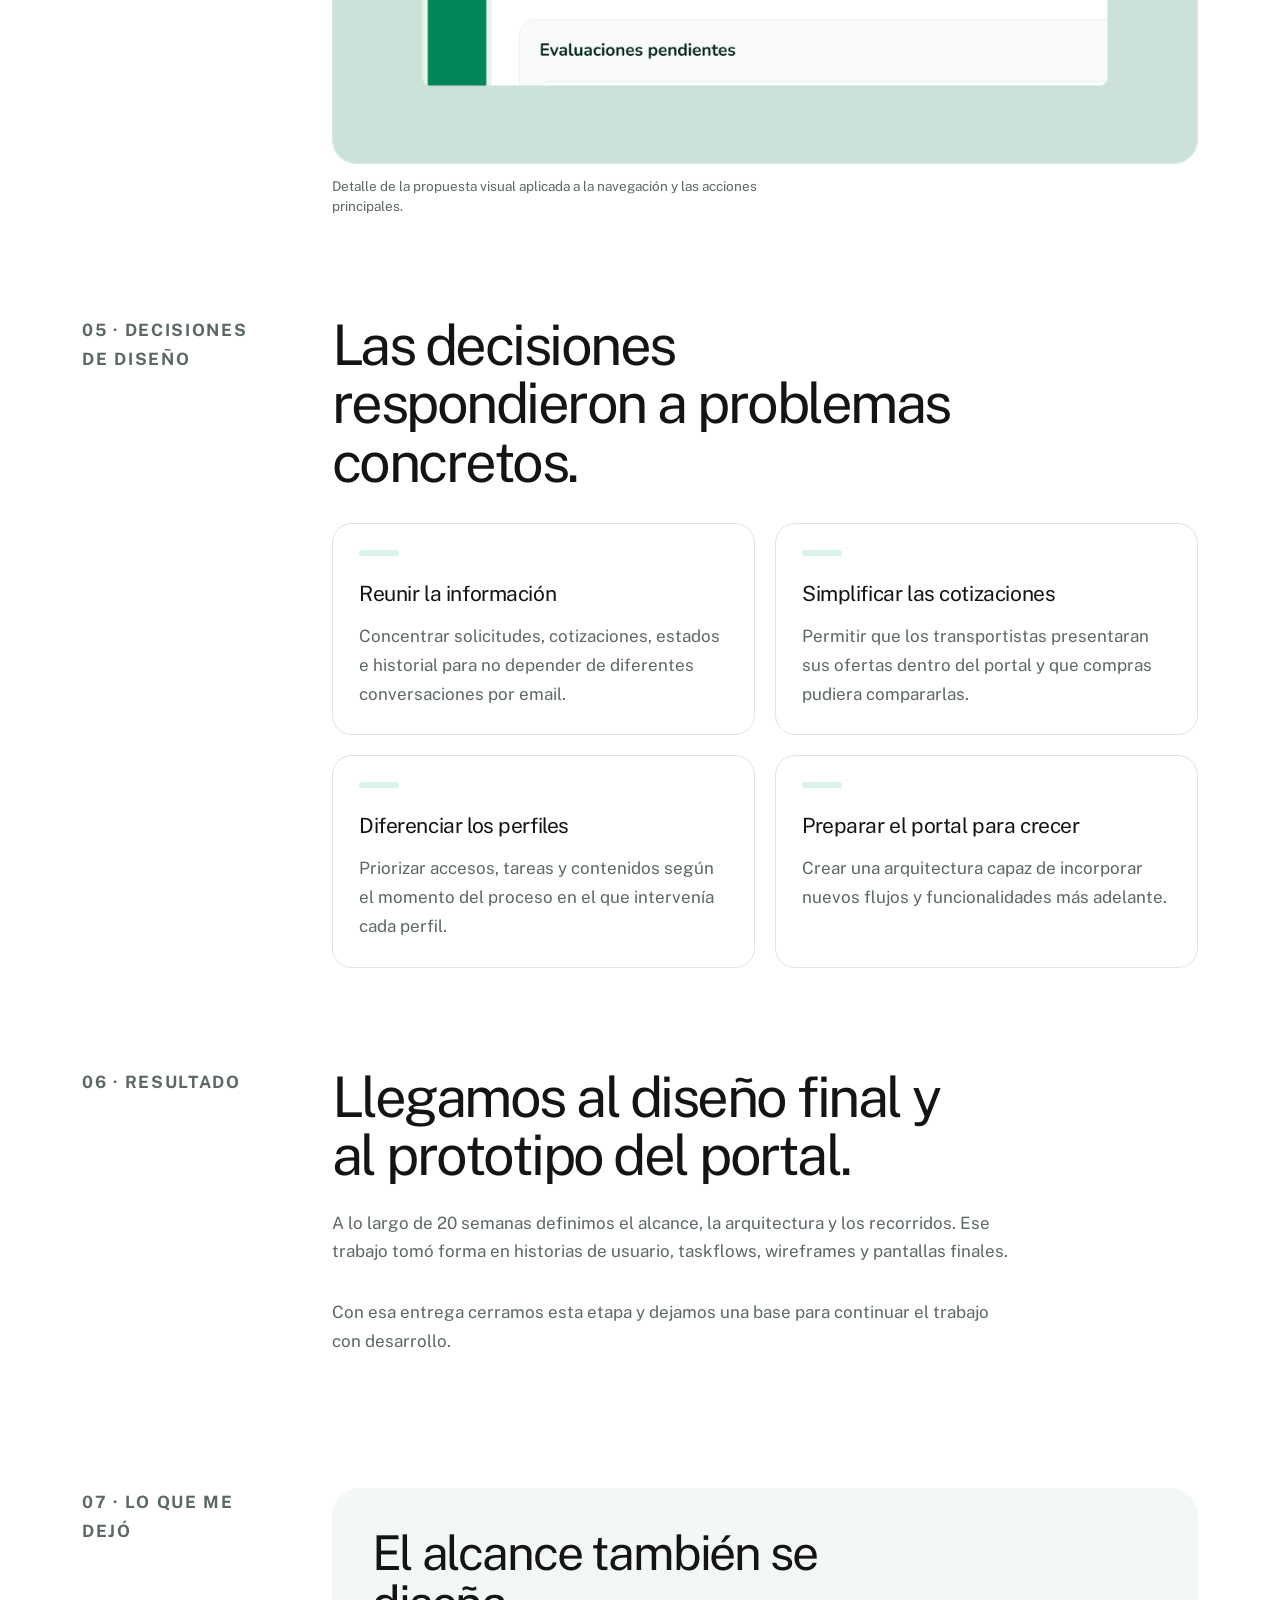
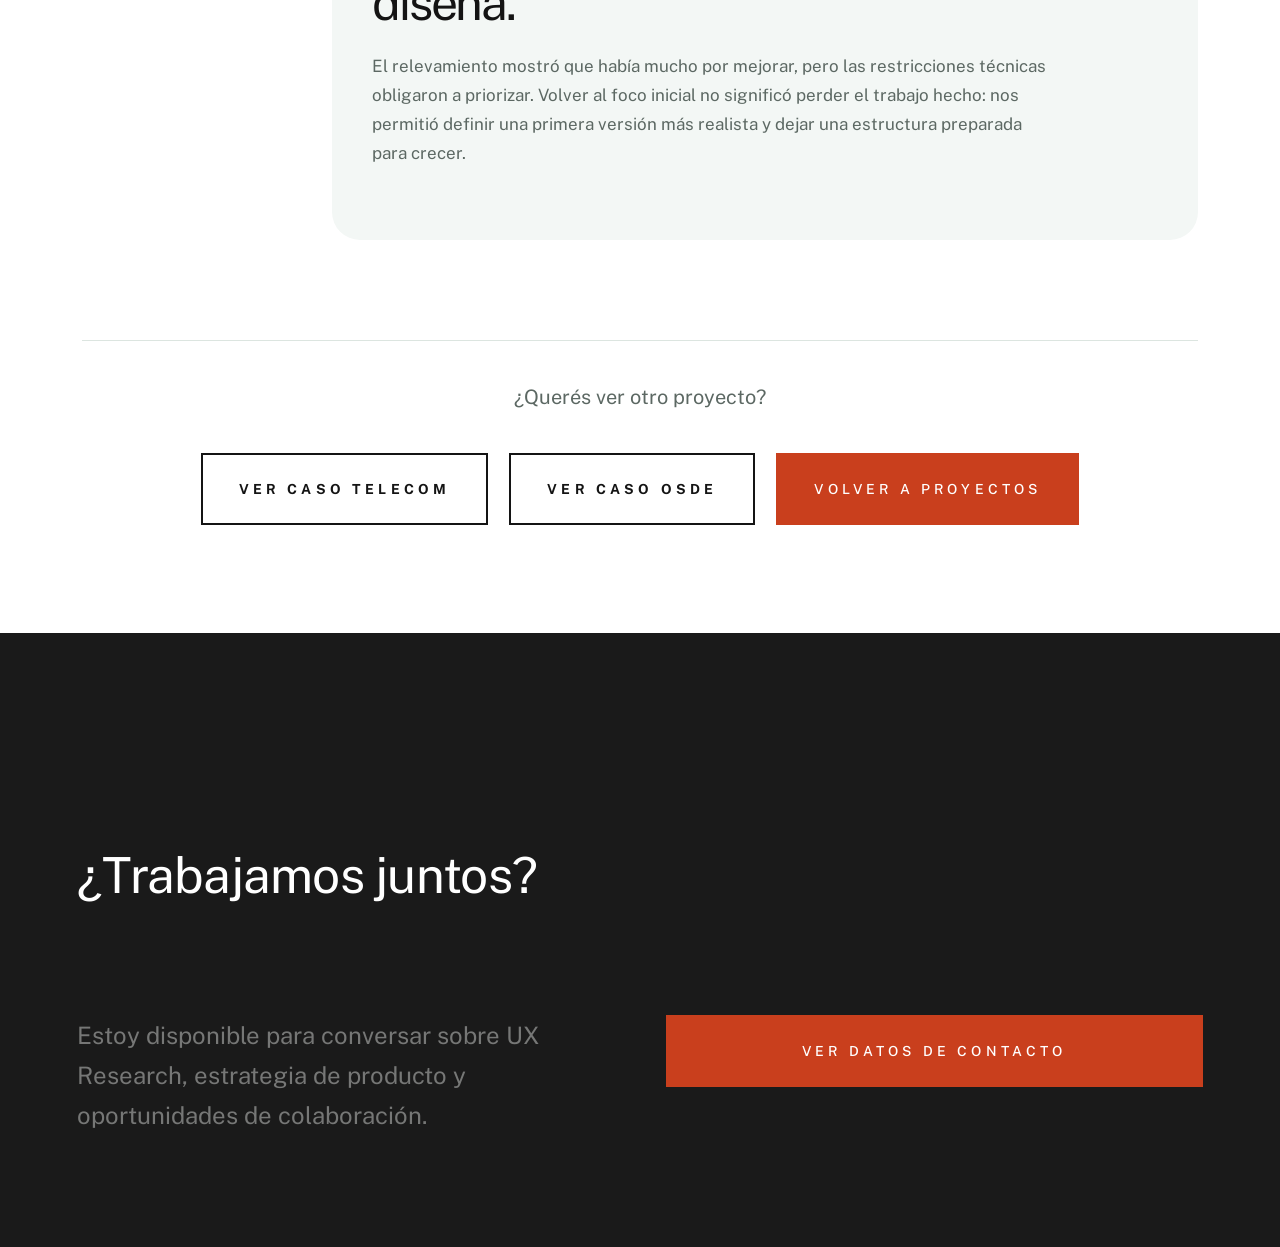
<file: sullair.html>
<!doctype html>
<html lang="es" class="no-js">
  <head>
    <meta charset="utf-8" />
    <meta name="viewport" content="width=device-width, initial-scale=1" />
    <meta name="description" content="Caso de estudio UX sobre el diseño de una herramienta para la gestión logística de Sullair Argentina." />
    <title>Gestión de transportes en Sullair — Caso UX | Florencia Manara</title>
    <link rel="alternate" hreflang="es" href="sullair.html" />
    <link rel="alternate" hreflang="en" href="sullair-en.html" />
    <script>
      document.documentElement.classList.remove("no-js");
      document.documentElement.classList.add("js");
    </script>
    <link rel="stylesheet" href="css/vendor.css" />
    <link rel="stylesheet" href="css/styles.css" />
    <link rel="apple-touch-icon" sizes="180x180" href="apple-touch-icon.png" />
    <link rel="icon" type="image/png" sizes="32x32" href="favicon-32x32.png" />
    <link rel="icon" type="image/png" sizes="16x16" href="favicon-16x16.png" />
    <link rel="manifest" href="site.webmanifest" />
    <style>
      :root {
        --case-ink: #14231d;
        --case-muted: #5c6863;
        --case-line: #dce5e0;
        --case-soft: #f3f7f5;
        --case-accent: #008b59;
        --case-accent-dark: #005b3d;
        --case-highlight: #d9f4e7;
      }
      html { scroll-behavior: smooth; }
      body { background: #fff; color: var(--case-ink); }
      .case-skip {
        position: fixed; left: 16px; top: -80px; z-index: 9999;
        padding: 10px 16px; border-radius: 999px;
        background: var(--case-ink); color: #fff; transition: top .2s ease;
      }
      .case-skip:focus { top: 16px; }
      .case-page { max-width: 1180px; margin: 0 auto; padding: 15rem 3.2rem 10rem; }
      .case-hero { padding-bottom: 7rem; border-bottom: 1px solid var(--case-line); }
      .case-hero__intro {
        display: grid; grid-template-columns: minmax(0, 1.2fr) minmax(280px, .8fr);
        gap: 6rem; align-items: end; padding-bottom: 7rem;
      }
      .case-eyebrow {
        margin: 0 0 1.6rem; color: var(--case-accent);
        font-size: 1.3rem; font-weight: 700; letter-spacing: .12em; text-transform: uppercase;
      }
      .case-title {
        max-width: 14ch; margin: 0; font-size: clamp(4.8rem, 7vw, 7.4rem);
        line-height: 1; letter-spacing: -.05em;
      }
      .case-deck {
        max-width: 56ch; margin: 2.8rem 0 0; color: var(--case-muted);
        font-size: clamp(1.9rem, 2.3vw, 2.6rem); line-height: 1.45;
      }
      .case-brand {
        display: grid; min-height: 33rem; place-items: center; overflow: hidden;
        border-radius: 2.8rem; background: #00aa67;
      }
      .case-brand img { width: 100%; height: 100%; margin: 0; object-fit: cover; }
      .case-summary { padding-top: 3rem; border-top: 1px solid var(--case-line); }
      .case-summary dl {
        display: grid; grid-template-columns: repeat(4, minmax(0, 1fr)); gap: 2rem; margin: 0;
      }
      .case-summary div + div { padding-left: 2rem; border-left: 1px solid var(--case-line); }
      .case-summary dt {
        color: var(--case-muted); font-size: 1.2rem; font-weight: 700;
        letter-spacing: .08em; text-transform: uppercase;
      }
      .case-summary dd { margin: .5rem 0 0; font-size: 1.55rem; font-weight: 600; }
      .case-section {
        display: grid; grid-template-columns: 19rem minmax(0, 1fr);
        gap: 6rem; padding-top: 10rem; scroll-margin-top: 14rem;
      }
      .case-section__label {
        margin: 0; color: var(--case-accent); font-size: 1.3rem;
        font-weight: 700; letter-spacing: .1em; text-transform: uppercase;
      }
      .case-section h2 {
        max-width: 19ch; margin: 0 0 2.4rem; font-size: clamp(3.4rem, 5vw, 5.6rem);
        line-height: 1.04; letter-spacing: -.045em;
      }
      .case-section h3 { margin: 0 0 1rem; font-size: 2.1rem; letter-spacing: -.02em; }
      .case-section p, .case-section li { color: var(--case-muted); font-size: 1.7rem; line-height: 1.7; }
      .case-section p { max-width: 68ch; }
      .case-question {
        max-width: 34ch; margin: 3rem 0 0; padding-left: 2.4rem;
        border-left: 5px solid var(--case-accent); color: var(--case-ink) !important;
        font-size: clamp(2.2rem, 3vw, 3.2rem) !important; font-weight: 650; line-height: 1.4 !important;
      }
      .case-grid {
        display: grid; grid-template-columns: repeat(2, minmax(0, 1fr));
        gap: 2rem; margin-top: 3.2rem;
      }
      .case-card {
        padding: 2.6rem; border: 1px solid var(--case-line);
        border-radius: 2rem; background: #fff;
      }
      .case-card--soft { background: var(--case-soft); }
      .case-card p:last-child, .case-card ul:last-child { margin-bottom: 0; }
      .case-step { display: grid; grid-template-columns: 5.2rem 1fr; gap: 1.6rem; }
      .case-step__number {
        display: grid; width: 5.2rem; height: 5.2rem; place-items: center;
        border-radius: 50%; background: var(--case-accent); color: #fff;
        font-size: 1.5rem; font-weight: 700;
      }
      .case-decision::before {
        content: ""; display: block; width: 4rem; height: .6rem; margin-bottom: 2rem;
        border-radius: 999px; background: var(--case-highlight);
      }
      .case-gallery { display: grid; gap: 4rem; margin-top: 4rem; }
      .case-media { margin: 0; }
      .case-media img {
        display: block; width: 100%; height: auto; margin: 0;
        border: 1px solid var(--case-line); border-radius: 2.4rem;
      }
      .case-media figcaption {
        max-width: 58ch; margin: 1.2rem 0 0; color: var(--case-muted);
        font-size: 1.35rem; line-height: 1.5; text-align: left;
      }
      .case-highlight-block { padding: 4rem; border-radius: 2.8rem; background: var(--case-soft); }
      .case-highlight-block h2 { max-width: 20ch; font-size: clamp(3.2rem, 4.2vw, 4.8rem); }
      .case-next { margin-top: 10rem; padding-top: 4rem; border-top: 1px solid var(--case-line); text-align: center; }
      .case-next p { color: var(--case-muted); }
      .case-next .btn { margin: .8rem; }
      @media (max-width: 900px) {
        .case-page { padding-top: 12rem; }
        .case-hero__intro { grid-template-columns: 1fr; gap: 4rem; }
        .case-brand { min-height: 24rem; }
        .case-summary dl { grid-template-columns: 1fr 1fr; }
        .case-summary div:nth-child(3) { padding-left: 0; border-left: 0; }
        .case-section { grid-template-columns: 1fr; gap: 1.4rem; padding-top: 8rem; }
      }
      @media (max-width: 600px) {
        .case-page { padding-right: 2rem; padding-left: 2rem; }
        .case-title { font-size: 4.7rem; }
        .case-brand { min-height: 18rem; border-radius: 2rem; }
        .case-media img { border-radius: 1.6rem; }
        .case-summary dl, .case-grid { grid-template-columns: 1fr; }
        .case-summary div + div, .case-summary div:nth-child(3) {
          padding-top: 1.6rem; padding-left: 0;
          border-top: 1px solid var(--case-line); border-left: 0;
        }
        .case-highlight-block { padding: 3rem 2.2rem; }
      }
      @media (prefers-reduced-motion: reduce) { html { scroll-behavior: auto; } }
    </style>
  </head>
  <body id="top" class="ss-show">
    <a class="case-skip" href="#contenido">Saltar al contenido</a>
    <div id="page" class="s-pagewrap">
      <header class="s-header">
        <div class="row s-header__inner">
          <div class="s-header__block">
            <div class="s-header__logo"></div>
            <a class="s-header__menu-toggle" href="#0" aria-label="Abrir menú de navegación"><span>Menú</span></a>
          </div>
          <nav class="s-header__nav" aria-label="Navegación principal">
            <ul class="s-header__menu-links">
              <li><a href="index.html#intro">Inicio</a></li>
              <li><a href="index.html#about">Sobre mí</a></li>
              <li class="current"><a href="index.html#works" aria-current="page">Proyectos</a></li>
              <li><a href="index.html#footer">Contacto</a></li>
              <li class="language-switch" aria-label="Idioma"><a href="sullair.html" lang="es" aria-current="true">ES</a><span aria-hidden="true">/</span><a href="sullair-en.html" lang="en">EN</a></li>
            </ul>
          </nav>
        </div>
      </header>

      <main id="contenido" class="case-page">
        <section class="case-hero" aria-labelledby="case-title">
          <div class="case-hero__intro">
            <div>
              <p class="case-eyebrow">Sullair Argentina · UX/UI</p>
              <h1 id="case-title" class="case-title">Una propuesta para ordenar la gestión de transportes</h1>
              <p class="case-deck">
                Durante 20 semanas trabajamos en el diseño de un portal que reuniera solicitudes, ofertas y seguimiento para compras y transportistas.
              </p>
            </div>
            <figure class="case-brand">
              <img src="images/folio/sullair.png" alt="Identidad visual de Sullair Argentina" width="750" height="750" />
            </figure>
          </div>
          <aside class="case-summary" aria-label="Ficha del proyecto">
            <dl>
              <div><dt>Rol</dt><dd>UX Designer</dd></div>
              <div><dt>Duración</dt><dd>20 semanas</dd></div>
              <div><dt>Equipo</dt><dd>UX · UI · Desarrollo · PM</dd></div>
              <div><dt>Entrega</dt><dd>Diseño final y prototipo</dd></div>
            </dl>
          </aside>
        </section>

        <section id="desafio" class="case-section">
          <p class="case-section__label">01 · El desafío</p>
          <div>
            <h2>El punto de partida era un cotizador para el equipo de compras.</h2>
            <p>
              Las cotizaciones se negociaban de manera individual con cada proveedor y buena parte del seguimiento ocurría por email. Esto generaba mucho ida y vuelta y hacía difícil que todos los roles involucrados vieran las ofertas y el estado de cada solicitud.
            </p>
            <p>
              Por eso el pedido inicial fue diseñar un cotizador tipo subasta: los proveedores podrían presentar sus ofertas dentro del portal y compras podría compararlas sin sostener cada negociación por separado.
            </p>
            <p class="case-question">¿Cómo podíamos hacer más clara la cotización de un traslado y dejar la información disponible para todos los perfiles involucrados?</p>
            <div class="case-grid">
              <article class="case-card case-card--soft">
                <h3>Una referencia compartida</h3>
                <p>Reunir solicitudes, cotizaciones, estados e historial para que la información no quedara repartida entre conversaciones.</p>
              </article>
              <article class="case-card case-card--soft">
                <h3>Menos negociación manual</h3>
                <p>Permitir que los transportistas cotizaran dentro del portal y que compras comparara las propuestas en un mismo lugar.</p>
              </article>
            </div>
          </div>
        </section>

        <section id="enfoque" class="case-section">
          <p class="case-section__label">02 · Entender antes de diseñar</p>
          <div>
            <h2>Reconstruimos el proceso con las personas involucradas.</h2>
            <p>
              Realizamos sesiones con personas de distintas áreas y roles vinculados a la gestión de transportes. Revisamos las herramientas que utilizaban, reconstruimos los recorridos actuales y registramos las necesidades que aparecían en cada momento.
            </p>
            <p>
              Con esa información armamos un mapa del proceso e identificamos puntos de dolor y oportunidades de mejora. El relevamiento mostró que las necesidades no terminaban en el cotizador: también aparecían temas relacionados con proveedores, historial de solicitudes, documentación y seguimiento de viajes.
            </p>
            <p>
              El equipo exploró una plataforma más amplia. Sin embargo, las limitaciones de integración con los sistemas existentes hacían inviable sostener todo ese alcance en una primera versión. Decidimos volver al foco inicial, pero usamos lo aprendido para diseñar una base preparada para incorporar nuevas funciones más adelante.
            </p>
          </div>
        </section>

        <section id="definicion" class="case-section">
          <p class="case-section__label">03 · Definir el alcance</p>
          <div>
            <h2>Ordenamos las funciones y la navegación del portal.</h2>
            <p>
              Al volver al foco del cotizador, necesitábamos convertir todo lo relevado en un alcance concreto. El trabajo avanzó en cuatro pasos:
            </p>
            <div class="case-grid">
              <article class="case-card"><div class="case-step"><span class="case-step__number">01</span><div><h3>Definir las funciones</h3><p>Organizamos 30 historias de usuario en 8 épicas para establecer qué acciones debía poder realizar cada perfil.</p></div></div></article>
              <article class="case-card"><div class="case-step"><span class="case-step__number">02</span><div><h3>Ordenar el contenido</h3><p>Con esas funciones armamos una primera arquitectura de información y definimos cómo se distribuiría la navegación.</p></div></div></article>
              <article class="case-card"><div class="case-step"><span class="case-step__number">03</span><div><h3>Revisar la estructura</h3><p>Hicimos un card sorting con usuarios internos para revisar las agrupaciones y ajustar la navegación.</p></div></div></article>
              <article class="case-card"><div class="case-step"><span class="case-step__number">04</span><div><h3>Trazar los recorridos</h3><p>Con la estructura ajustada, desarrollamos los taskflows y los wireframes de baja fidelidad.</p></div></div></article>
            </div>
          </div>
        </section>

        <section id="diseno-final" class="case-section">
          <p class="case-section__label">04 · Diseño visual</p>
          <div>
            <h2>Dos puntos de entrada para un mismo proceso.</h2>
            <p>
              Para la interfaz partimos del design system que Sullair ya utilizaba. Mantuvimos esa identidad visual y ampliamos el sistema con los componentes necesarios para el nuevo portal.
            </p>
            <p>
              El verde se mantuvo como color principal de marca y para las acciones. El naranja se usó como acento, mientras que los fondos, divisores y campos se apoyaron en una escala de neutros para ordenar la información sin competir con el contenido.
            </p>
            <p>
              El diseño final contempló una vista para usuarios internos y otra para transportistas. Cada inicio priorizaba las acciones y la información que ese perfil necesitaba, pero ambos trabajaban sobre las mismas solicitudes, cotizaciones y estados.
            </p>
            <div class="case-gallery">
              <figure class="case-media">
                <img src="images/folio/gallery/g-sullair-1.png" alt="Diseño final del inicio con acciones rápidas, actividad reciente y evaluaciones pendientes" width="2048" height="1449" loading="lazy" decoding="async" />
                <figcaption>Inicio: acciones frecuentes, actividad reciente y pendientes reunidos en una vista general.</figcaption>
              </figure>
              <figure class="case-media">
                <img src="images/folio/gallery/g-sullair-2.png" alt="Diseño final del flujo para buscar o cargar una requisitoria" width="2048" height="1449" loading="lazy" decoding="async" />
                <figcaption>Flujo de carga: búsqueda de una requisitoria y opciones de ingreso manual o automático.</figcaption>
              </figure>
              <figure class="case-media">
                <img src="images/folio/gallery/g-sullair-3.png" alt="Diseño final del inicio para transportistas con solicitudes recibidas y viajes programados" width="2048" height="1449" loading="lazy" decoding="async" />
                <figcaption>Vista para transportistas: solicitudes recibidas, accesos frecuentes y viajes programados.</figcaption>
              </figure>
              <figure class="case-media">
                <img src="images/folio/gallery/g-sullair-4.png" alt="Detalle del sistema visual aplicado al inicio y sus acciones rápidas" width="2048" height="1449" loading="lazy" decoding="async" />
                <figcaption>Detalle de la propuesta visual aplicada a la navegación y las acciones principales.</figcaption>
              </figure>
            </div>
          </div>
        </section>

        <section id="decisiones" class="case-section">
          <p class="case-section__label">05 · Decisiones de diseño</p>
          <div>
            <h2>Las decisiones respondieron a problemas concretos.</h2>
            <div class="case-grid">
              <article class="case-card case-decision"><h3>Reunir la información</h3><p>Concentrar solicitudes, cotizaciones, estados e historial para no depender de diferentes conversaciones por email.</p></article>
              <article class="case-card case-decision"><h3>Simplificar las cotizaciones</h3><p>Permitir que los transportistas presentaran sus ofertas dentro del portal y que compras pudiera compararlas.</p></article>
              <article class="case-card case-decision"><h3>Diferenciar los perfiles</h3><p>Priorizar accesos, tareas y contenidos según el momento del proceso en el que intervenía cada perfil.</p></article>
              <article class="case-card case-decision"><h3>Preparar el portal para crecer</h3><p>Crear una arquitectura capaz de incorporar nuevos flujos y funcionalidades más adelante.</p></article>
            </div>
          </div>
        </section>

        <section id="resultado" class="case-section">
          <p class="case-section__label">06 · Resultado</p>
          <div>
            <h2>Llegamos al diseño final y al prototipo del portal.</h2>
            <p>
              A lo largo de 20 semanas definimos el alcance, la arquitectura y los recorridos. Ese trabajo tomó forma en historias de usuario, taskflows, wireframes y pantallas finales.
            </p>
            <p>Con esa entrega cerramos esta etapa y dejamos una base para continuar el trabajo con desarrollo.</p>
          </div>
        </section>

        <section id="aprendizaje" class="case-section">
          <p class="case-section__label">07 · Lo que me dejó</p>
          <div class="case-highlight-block">
            <h2>El alcance también se diseña.</h2>
            <p>
              El relevamiento mostró que había mucho por mejorar, pero las restricciones técnicas obligaron a priorizar. Volver al foco inicial no significó perder el trabajo hecho: nos permitió definir una primera versión más realista y dejar una estructura preparada para crecer.
            </p>
          </div>
        </section>

        <div class="case-next">
          <p>¿Querés ver otro proyecto?</p>
          <a href="telecom.html" class="btn btn--stroke btn--large">Ver caso Telecom</a>
          <a href="osde.html" class="btn btn--stroke btn--large">Ver caso OSDE</a>
          <a href="index.html#works" class="btn btn--primary btn--large">Volver a proyectos</a>
        </div>
      </main>

      <footer id="footer" class="s-footer target-section">
        <div class="row"><div class="column lg-12"><div class="section-header light-on-dark"><h2 class="text-display-title">¿Trabajamos juntos?</h2></div></div></div>
        <div class="row s-footer__content">
          <div class="column xl-6 md-12"><p class="attention-getter">Estoy disponible para conversar sobre UX Research, estrategia de producto y oportunidades de colaboración.</p></div>
          <div class="column xl-6 md-12"><a class="btn btn--primary btn--large u-fullwidth" href="index.html#footer">Ver datos de contacto</a></div>
        </div>
      </footer>
    </div>
    <script src="js/plugins.js"></script>
    <script src="js/main.js"></script>
  </body>
</html>
</file>
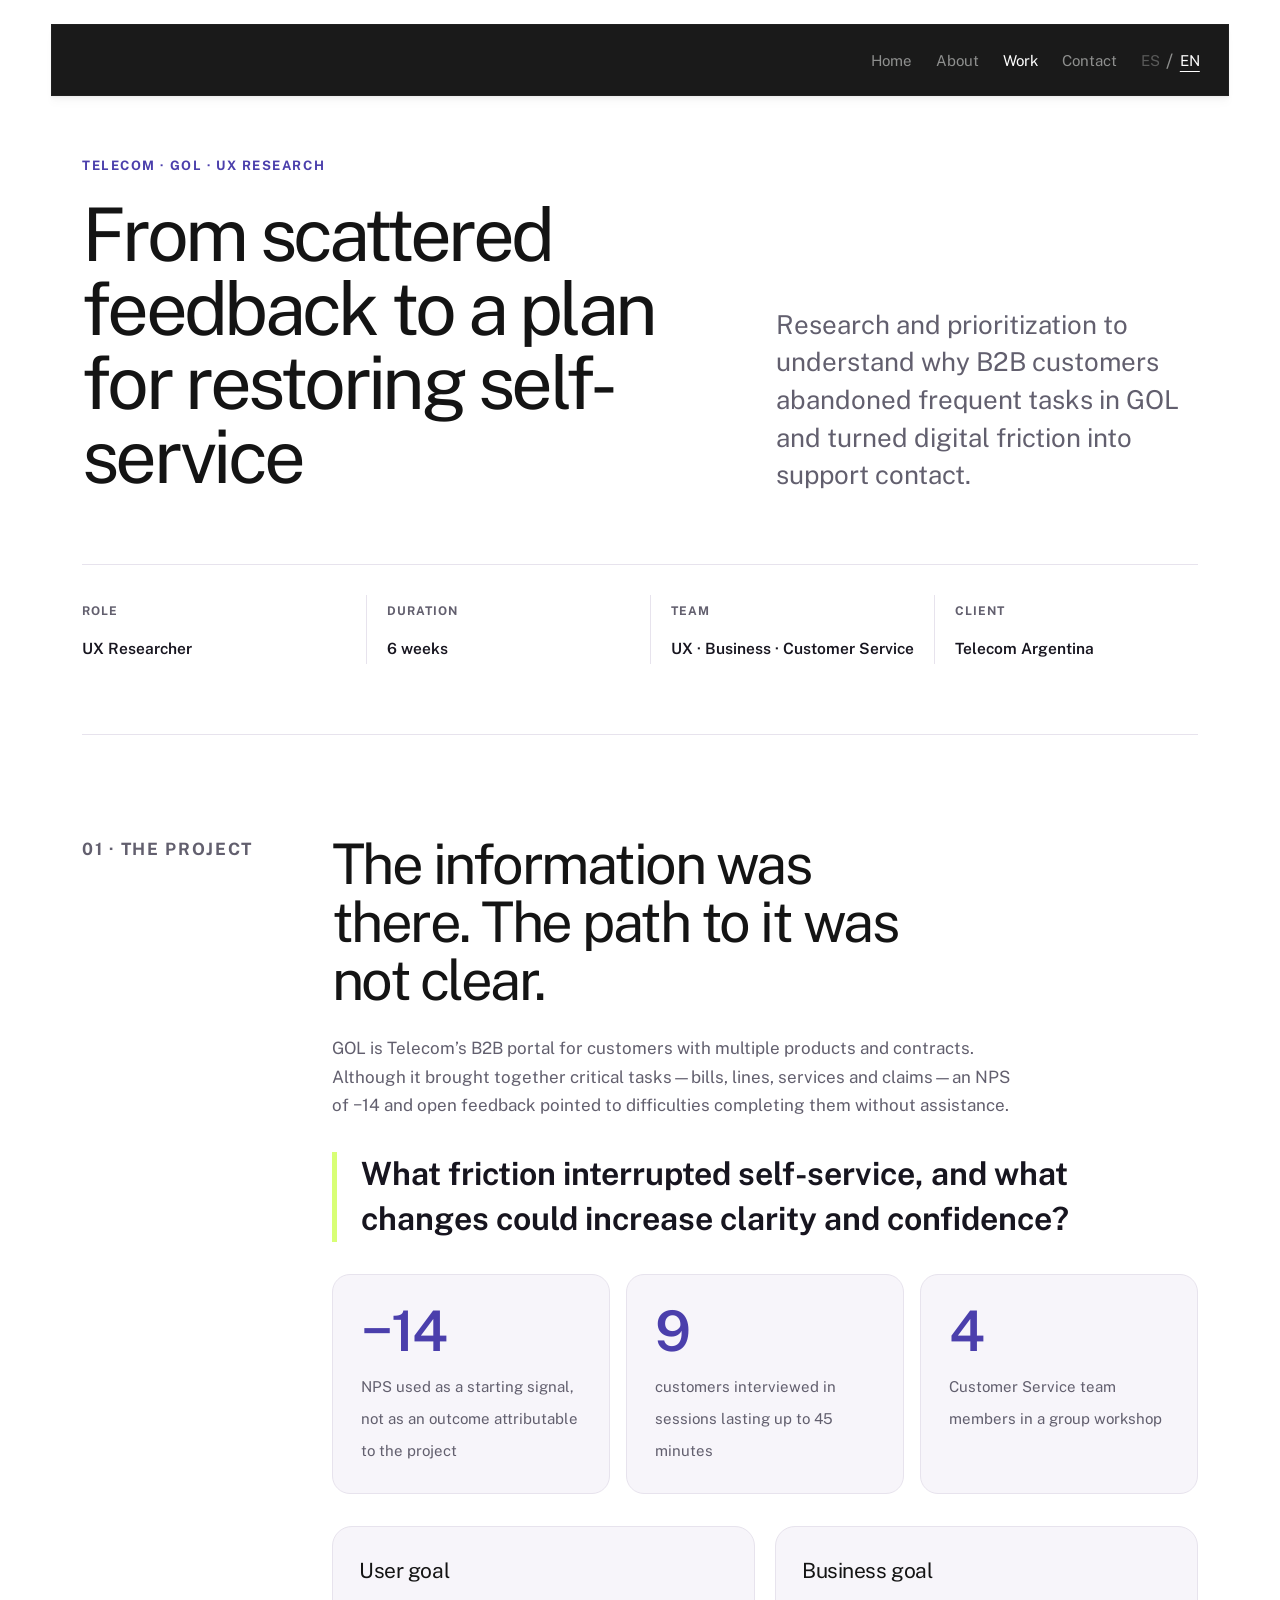
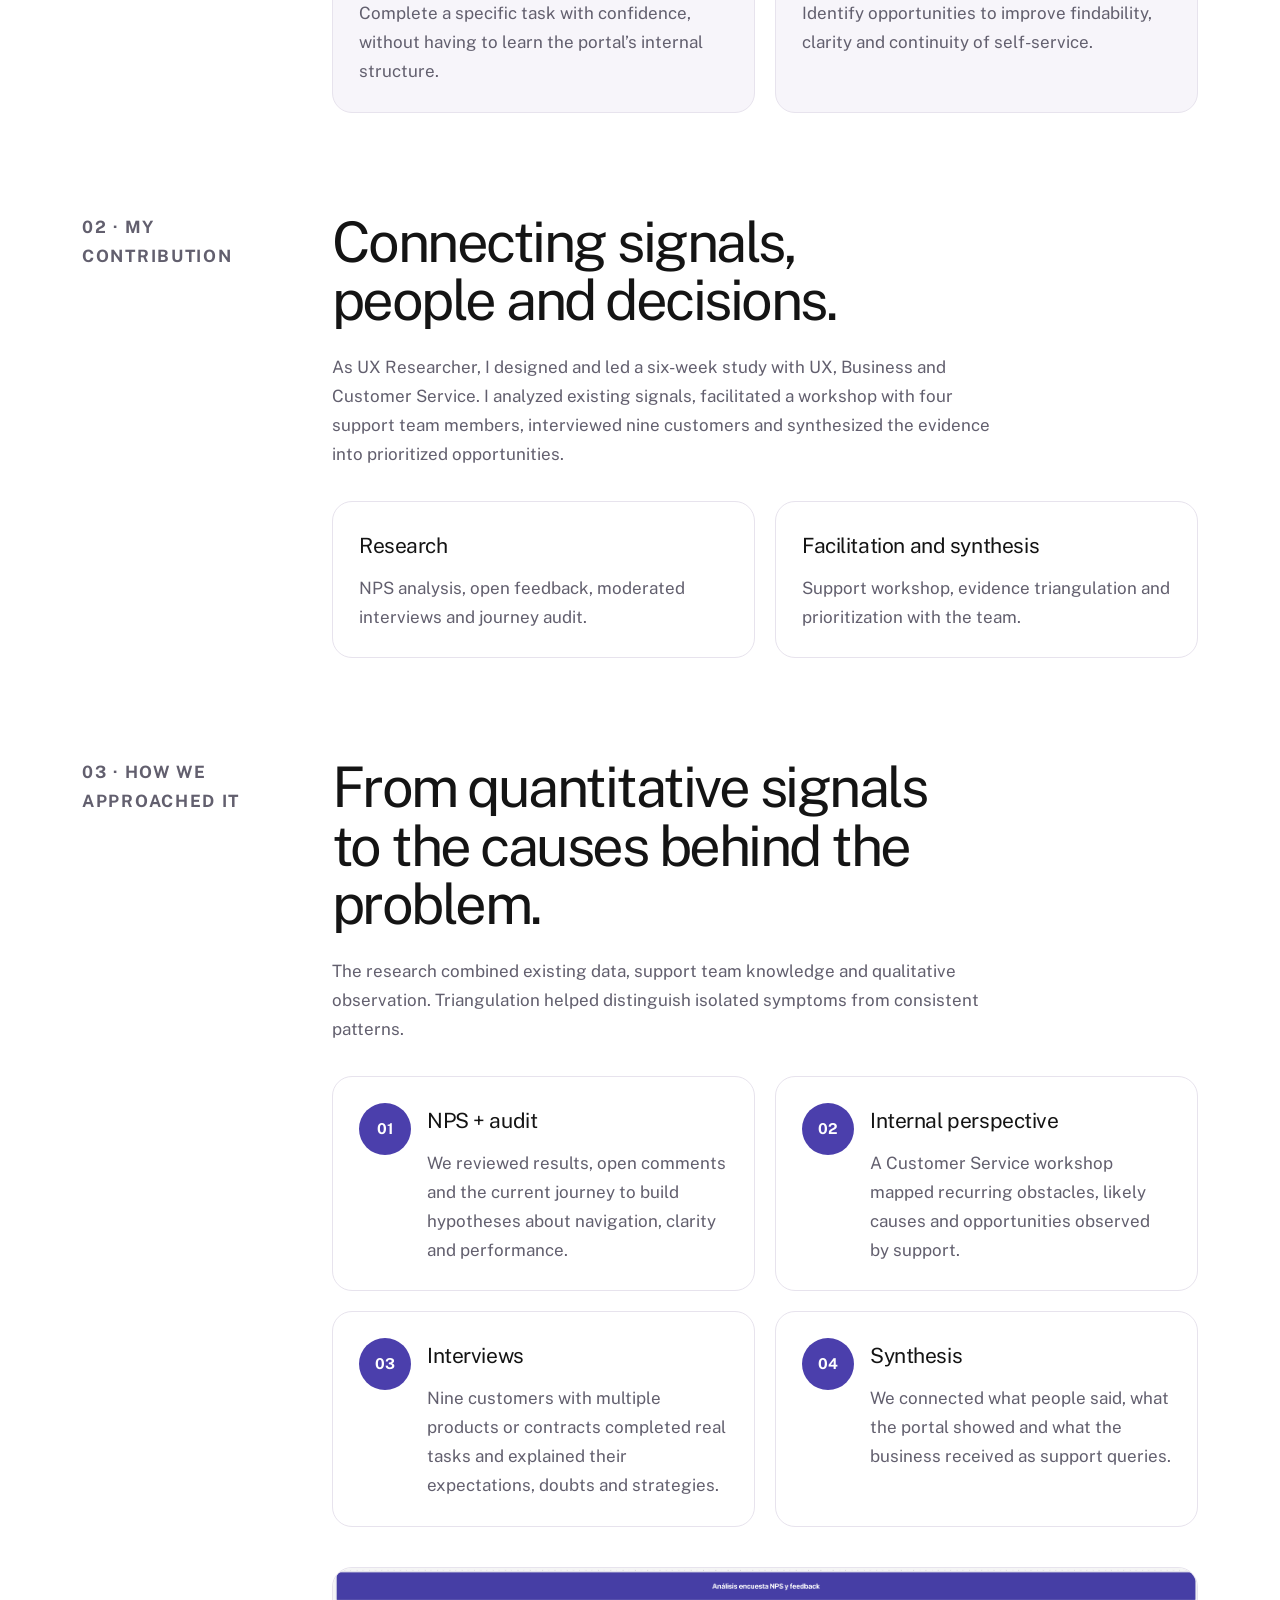
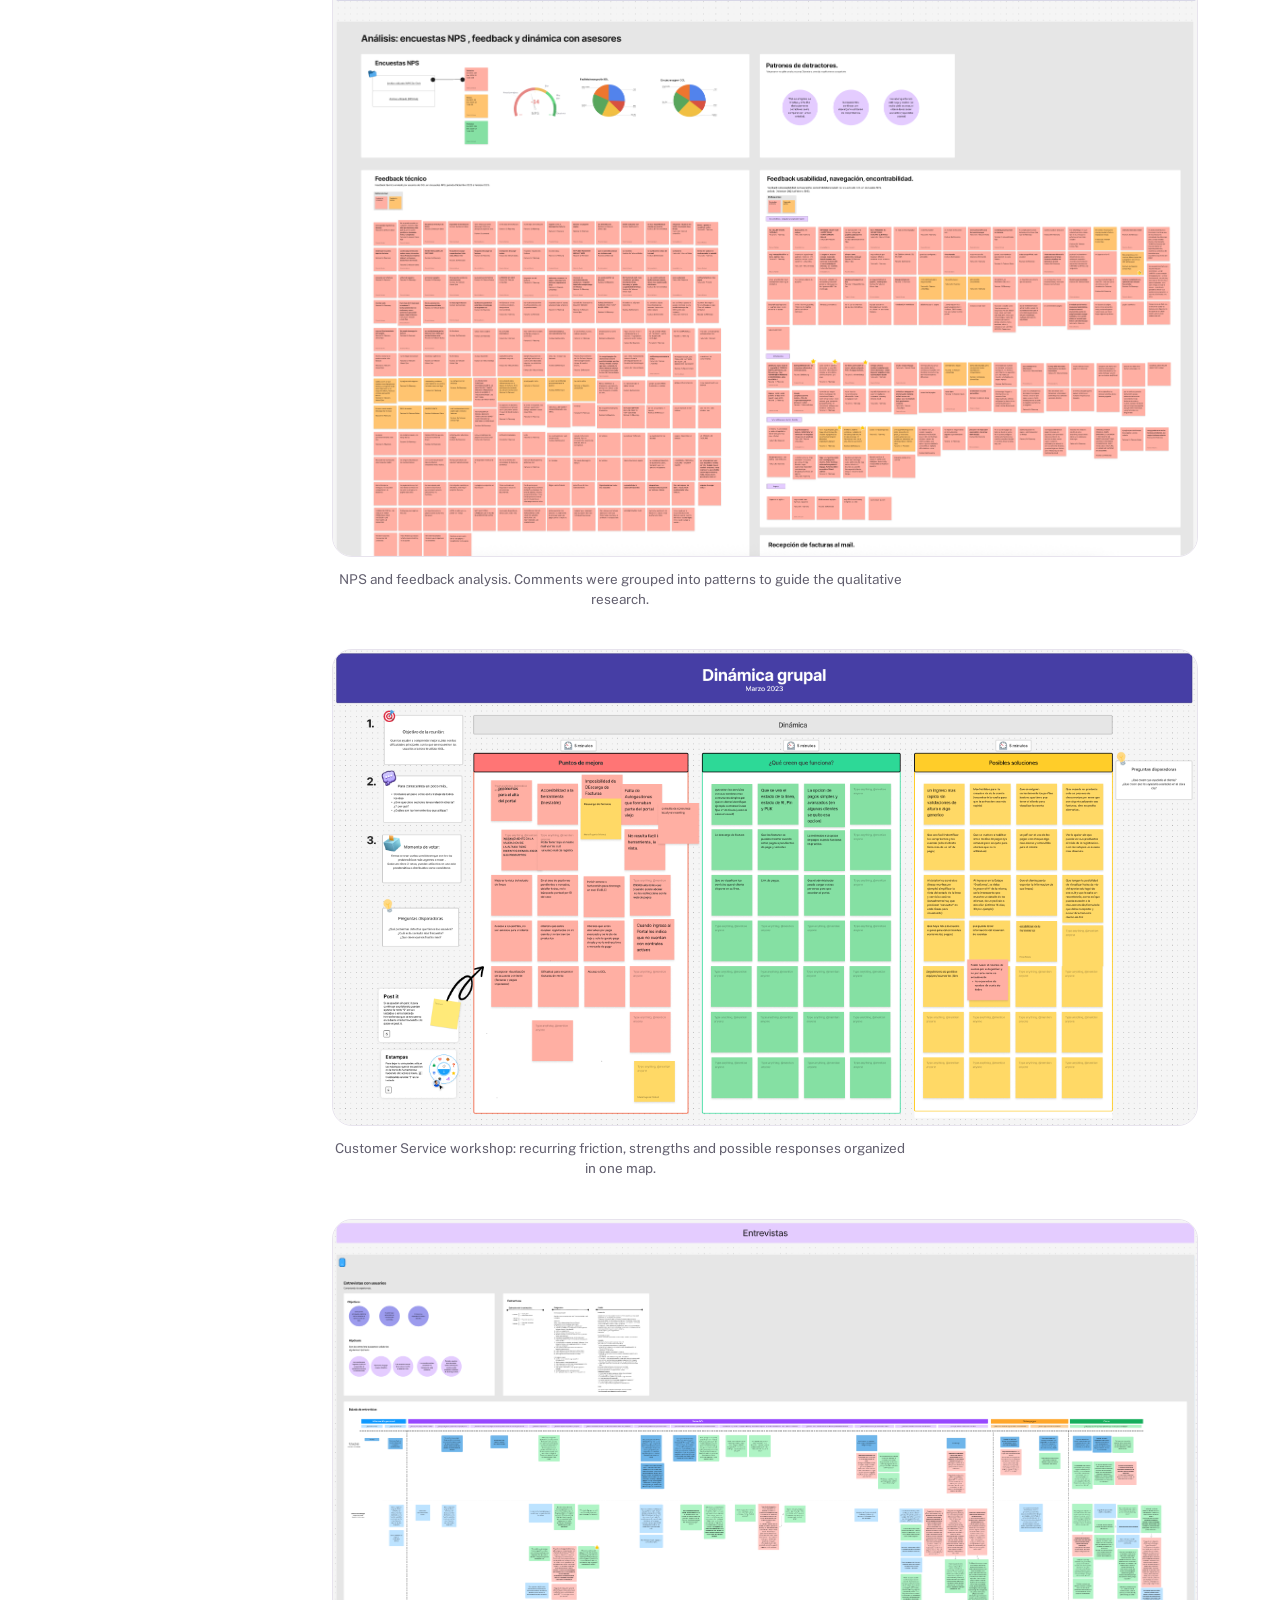
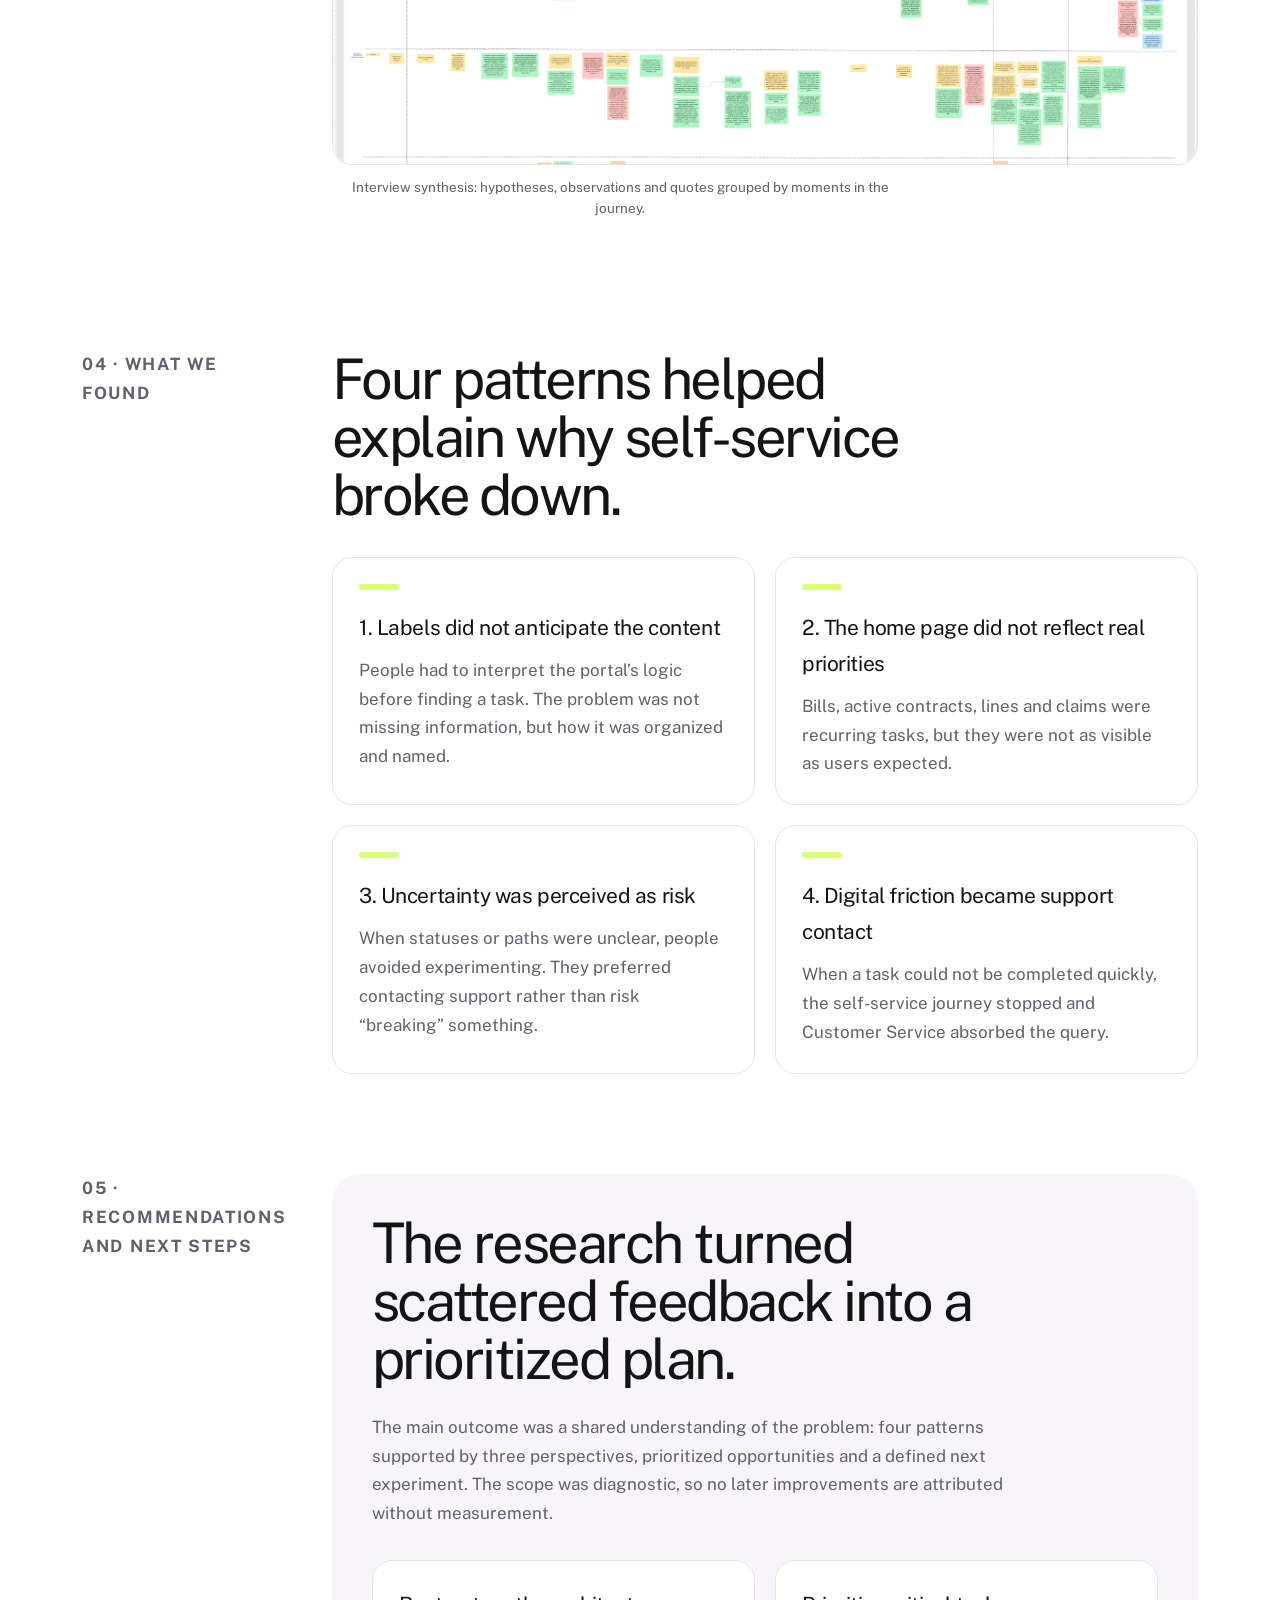
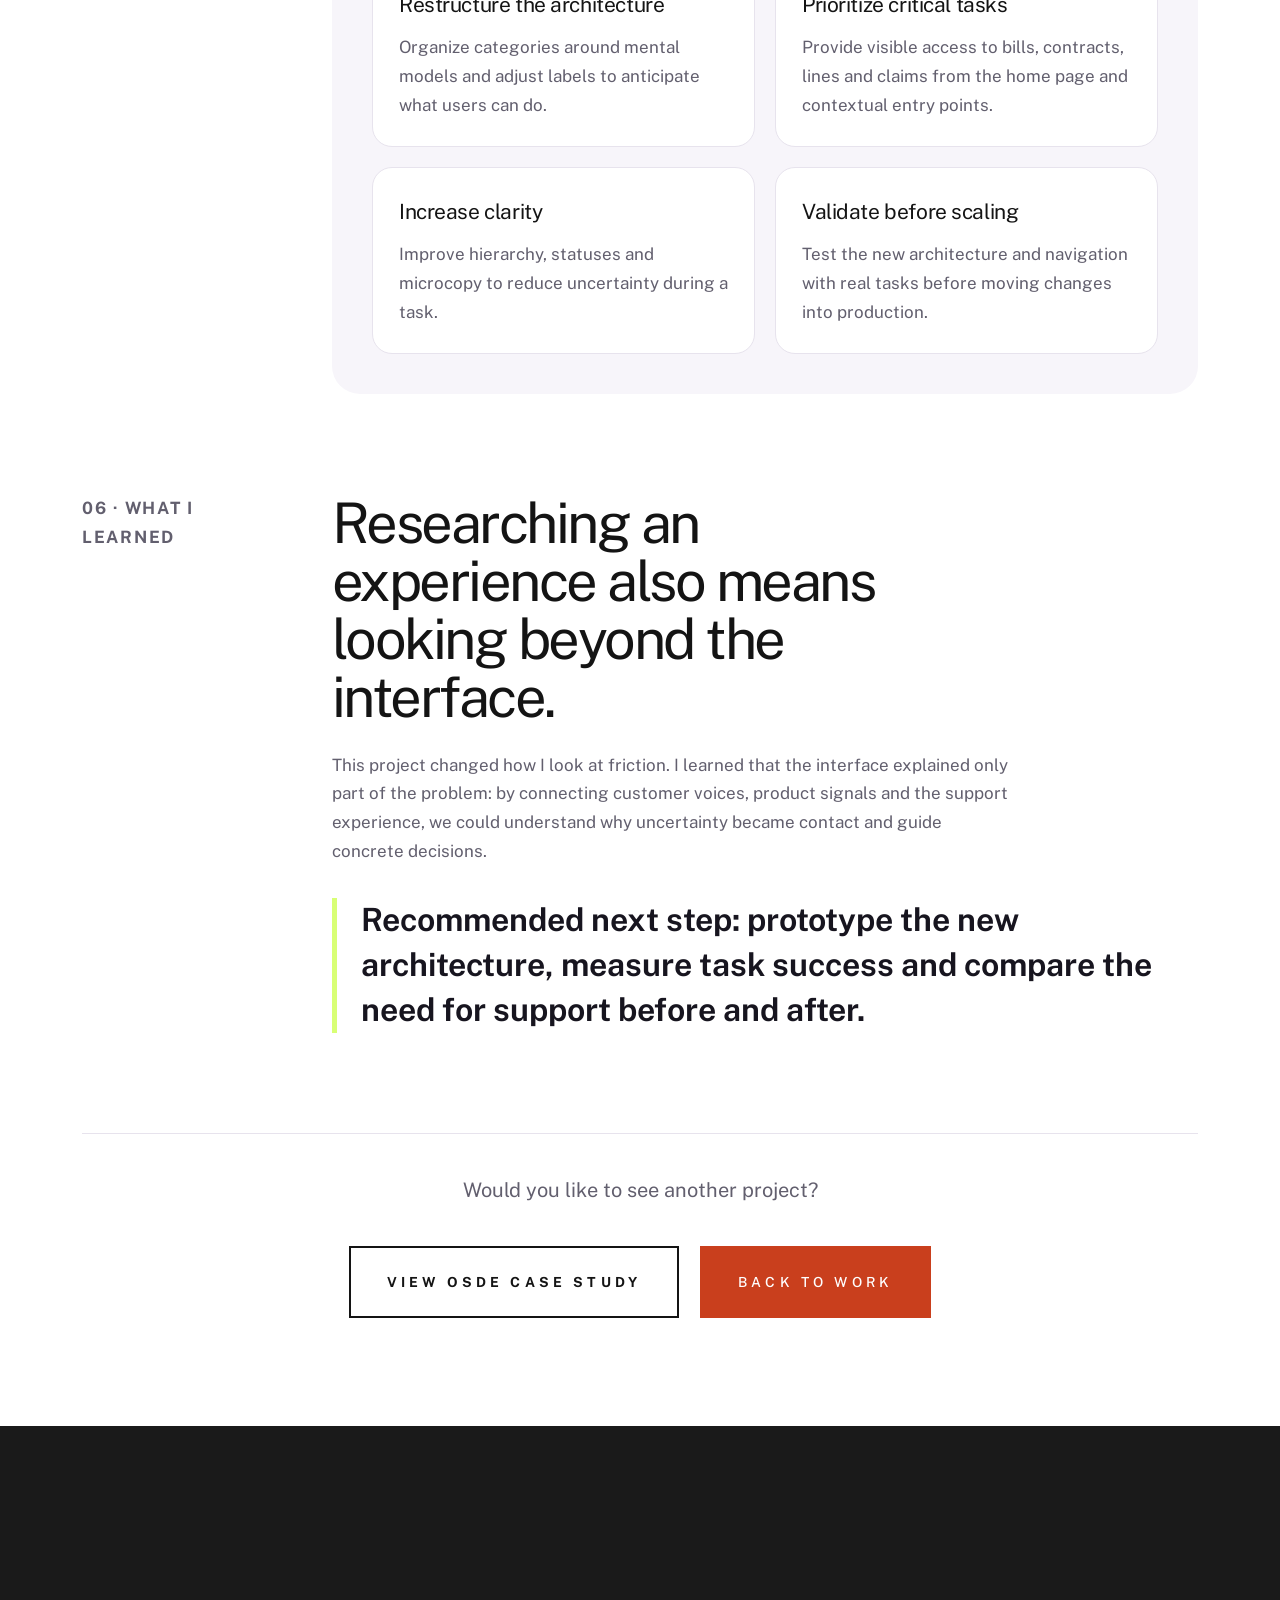
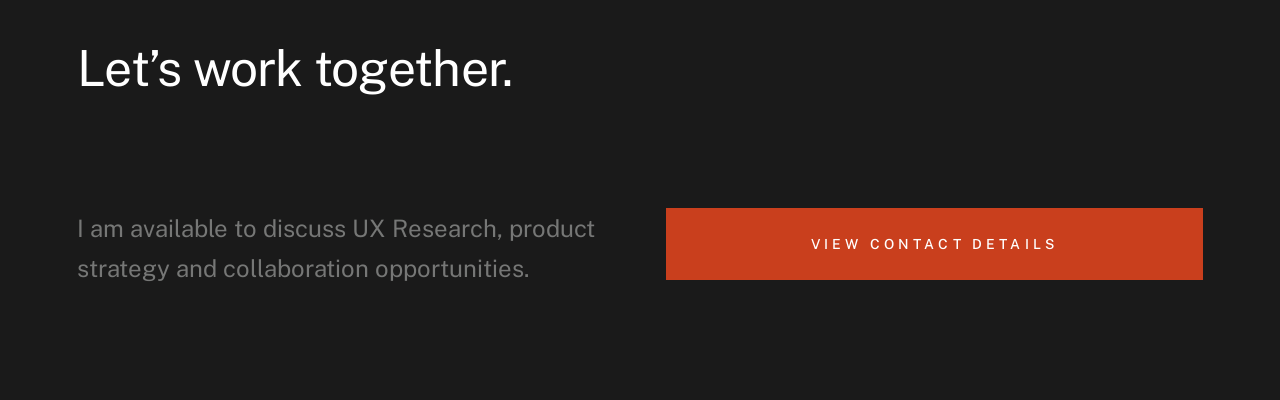
<file: telecom-en.html>
<!doctype html>
<html lang="en" class="no-js">
  <head>
    <meta charset="utf-8" />
    <meta name="viewport" content="width=device-width, initial-scale=1" />
    <meta name="description" content="UX Research case study for GOL, Telecom Argentina’s B2B self-service portal." />
    <title>GOL — UX Research for Telecom | Florencia Manara</title>
    <link rel="alternate" hreflang="es" href="telecom.html" />
    <link rel="alternate" hreflang="en" href="telecom-en.html" />
    <script>
      document.documentElement.classList.remove("no-js");
      document.documentElement.classList.add("js");
    </script>
    <link rel="stylesheet" href="css/vendor.css" />
    <link rel="stylesheet" href="css/styles.css" />
    <link rel="apple-touch-icon" sizes="180x180" href="apple-touch-icon.png" />
    <link rel="icon" type="image/png" sizes="32x32" href="favicon-32x32.png" />
    <link rel="icon" type="image/png" sizes="16x16" href="favicon-16x16.png" />
    <link rel="manifest" href="site.webmanifest" />
    <style>
      :root {
        --case-ink: #17151f;
        --case-muted: #625f6e;
        --case-line: #e7e3ed;
        --case-soft: #f7f5fa;
        --case-accent: #4b3fac;
        --case-accent-soft: #ece9ff;
        --case-lime: #d8ff75;
      }
      html { scroll-behavior: smooth; }
      body { background: #fff; color: var(--case-ink); }
      .case-skip {
        position: fixed; left: 16px; top: -80px; z-index: 9999;
        padding: 10px 16px; border-radius: 999px;
        background: var(--case-ink); color: #fff; transition: top .2s ease;
      }
      .case-skip:focus { top: 16px; }
      .case-page { max-width: 1180px; margin: 0 auto; padding: 15rem 3.2rem 10rem; }
      .case-hero { padding: 0 0 7rem; border-bottom: 1px solid var(--case-line); }
      .case-hero__intro {
        display: grid; grid-template-columns: minmax(0, 1.2fr) minmax(280px, .8fr);
        gap: 6rem; align-items: end; padding-bottom: 7rem;
      }
      .case-eyebrow {
        margin: 0 0 1.6rem; color: var(--case-accent);
        font-size: 1.3rem; font-weight: 700; letter-spacing: .12em; text-transform: uppercase;
      }
      .case-title {
        max-width: 15ch; margin: 0; font-size: clamp(4.8rem, 7vw, 7.4rem);
        line-height: 1; letter-spacing: -.05em;
      }
      .case-deck {
        max-width: 58ch; margin: 2.8rem 0 0; color: var(--case-muted);
        font-size: clamp(1.9rem, 2.3vw, 2.6rem); line-height: 1.45;
      }
      .case-summary { grid-column: 1 / -1; padding-top: 3rem; border-top: 1px solid var(--case-line); }
      .case-summary dl {
        display: grid; grid-template-columns: repeat(4, minmax(0, 1fr)); gap: 2rem; margin: 0;
      }
      .case-summary div + div { padding-left: 2rem; border-left: 1px solid var(--case-line); }
      .case-summary dt {
        color: var(--case-muted); font-size: 1.2rem; font-weight: 700;
        letter-spacing: .08em; text-transform: uppercase;
      }
      .case-summary dd { margin: .5rem 0 0; font-size: 1.55rem; font-weight: 600; }
      .case-stats { display: grid; grid-template-columns: repeat(3, 1fr); gap: 1.6rem; margin-top: 3.2rem; }
      .case-stat {
        min-height: 16rem; padding: 2.8rem; border: 1px solid var(--case-line);
        border-radius: 1.8rem; background: var(--case-soft);
      }
      .case-stat strong {
        display: block; margin-bottom: 1rem; color: var(--case-accent);
        font-size: clamp(3.6rem, 5vw, 5.6rem); line-height: 1; letter-spacing: -.04em;
      }
      .case-stat span { color: var(--case-muted); font-size: 1.5rem; line-height: 1.45; }
      .case-section {
        display: grid; grid-template-columns: 19rem minmax(0, 1fr);
        gap: 6rem; padding-top: 10rem; scroll-margin-top: 14rem;
      }
      .case-section__label {
        margin: 0; color: var(--case-accent); font-size: 1.3rem;
        font-weight: 700; letter-spacing: .1em; text-transform: uppercase;
      }
      .case-section h2 {
        max-width: 18ch; margin: 0 0 2.4rem; font-size: clamp(3.4rem, 5vw, 5.6rem);
        line-height: 1.04; letter-spacing: -.045em;
      }
      .case-section h3 { margin: 0 0 1rem; font-size: 2.1rem; letter-spacing: -.02em; }
      .case-section p, .case-section li { color: var(--case-muted); font-size: 1.7rem; line-height: 1.7; }
      .case-section p { max-width: 68ch; }
      .case-question {
        max-width: 32ch; margin: 3rem 0 0; padding-left: 2.4rem;
        border-left: 5px solid var(--case-lime); color: var(--case-ink) !important;
        font-size: clamp(2.2rem, 3vw, 3.2rem) !important; font-weight: 650; line-height: 1.4 !important;
      }
      .case-grid {
        display: grid; grid-template-columns: repeat(2, minmax(0, 1fr));
        gap: 2rem; margin-top: 3.2rem;
      }
      .case-card {
        padding: 2.6rem; border: 1px solid var(--case-line);
        border-radius: 2rem; background: #fff;
      }
      .case-card--soft { background: var(--case-soft); }
      .case-card p:last-child, .case-card ul:last-child { margin-bottom: 0; }
      .case-step { display: grid; grid-template-columns: 5.2rem 1fr; gap: 1.6rem; }
      .case-step__number {
        display: grid; width: 5.2rem; height: 5.2rem; place-items: center;
        border-radius: 50%; background: var(--case-accent); color: #fff;
        font-size: 1.5rem; font-weight: 700;
      }
      .case-media { margin: 4rem 0 0; }
      .case-media img {
        width: 100%; height: auto; border: 1px solid var(--case-line);
        border-radius: 2rem; background: var(--case-soft);
      }
      .case-media figcaption {
        max-width: 72ch; margin-top: 1.2rem; color: var(--case-muted);
        font-size: 1.35rem; line-height: 1.5;
      }
      .case-finding::before {
        content: ""; display: block; width: 4rem; height: .6rem; margin-bottom: 2rem;
        border-radius: 999px; background: var(--case-lime);
      }
      .case-outcome { padding: 4rem; border-radius: 2.8rem; background: var(--case-soft); }
      .case-outcome p, .case-outcome li { color: var(--case-muted); }
      .case-outcome .case-card { border-color: var(--case-line); background: #fff; }
      .case-next { margin-top: 10rem; padding-top: 4rem; border-top: 1px solid var(--case-line); text-align: center; }
      .case-next p { color: var(--case-muted); }
      .case-next .btn { margin: .8rem; }
      @media (max-width: 900px) {
        .case-page { padding-top: 12rem; }
        .case-hero__intro { grid-template-columns: 1fr; gap: 4rem; }
        .case-summary dl { grid-template-columns: 1fr 1fr; }
        .case-summary div:nth-child(3) { padding-left: 0; border-left: 0; }
        .case-stats { grid-template-columns: repeat(3, 1fr); }
        .case-section { grid-template-columns: 1fr; gap: 1.4rem; padding-top: 8rem; }
      }
      @media (max-width: 600px) {
        .case-page { padding-right: 2rem; padding-left: 2rem; }
        .case-title { font-size: 4.7rem; }
        .case-summary dl, .case-stats, .case-grid { grid-template-columns: 1fr; }
        .case-summary div + div, .case-summary div:nth-child(3) {
          padding-top: 1.6rem; padding-left: 0;
          border-top: 1px solid var(--case-line); border-left: 0;
        }
        .case-stat { min-height: auto; }
        .case-outcome { padding: 3rem 2.2rem; }
      }
      @media (prefers-reduced-motion: reduce) { html { scroll-behavior: auto; } }
    </style>
  </head>
  <body id="top" class="ss-show">
    <a class="case-skip" href="#contenido">Skip to content</a>
    <div id="page" class="s-pagewrap">
      <header class="s-header">
        <div class="row s-header__inner">
          <div class="s-header__block">
            <div class="s-header__logo"></div>
            <a class="s-header__menu-toggle" href="#0" aria-label="Open navigation menu"><span>Menu</span></a>
          </div>
          <nav class="s-header__nav" aria-label="Main navigation">
            <ul class="s-header__menu-links">
              <li><a href="index-en.html#intro">Home</a></li>
              <li><a href="index-en.html#about">About</a></li>
              <li class="current"><a href="index-en.html#works" aria-current="page">Work</a></li>
              <li><a href="index-en.html#footer">Contact</a></li>
              <li class="language-switch" aria-label="Language"><a href="telecom.html" lang="es">ES</a><span aria-hidden="true">/</span><a href="telecom-en.html" lang="en" aria-current="true">EN</a></li>
            </ul>
          </nav>
        </div>
      </header>
      <main id="contenido" class="case-page">
        <section class="case-hero" aria-labelledby="case-title">
          <div class="case-hero__intro">
            <div>
              <p class="case-eyebrow">Telecom · GOL · UX Research</p>
              <h1 id="case-title" class="case-title">From scattered feedback to a plan for restoring self-service</h1>
            </div>
            <p class="case-deck">
              Research and prioritization to understand why B2B customers abandoned frequent tasks in GOL and turned digital friction into support contact.
            </p>
          </div>
          <aside class="case-summary" aria-label="Project overview">
            <dl>
              <div><dt>Role</dt><dd>UX Researcher</dd></div>
              <div><dt>Duration</dt><dd>6 weeks</dd></div>
              <div><dt>Team</dt><dd>UX · Business · Customer Service</dd></div>
              <div><dt>Client</dt><dd>Telecom Argentina</dd></div>
            </dl>
          </aside>
        </section>
        <section id="desafio" class="case-section">
          <p class="case-section__label">01 · The project</p>
          <div>
            <h2>The information was there. The path to it was not clear.</h2>
            <p>
              GOL is Telecom’s B2B portal for customers with multiple products and contracts. Although it brought together critical tasks—bills, lines, services and claims—an NPS of −14 and open feedback pointed to difficulties completing them without assistance.
            </p>
            <p class="case-question">What friction interrupted self-service, and what changes could increase clarity and confidence?</p>
            <section class="case-stats" aria-label="Research in numbers">
              <div class="case-stat"><strong>−14</strong><span>NPS used as a starting signal, not as an outcome attributable to the project</span></div>
              <div class="case-stat"><strong>9</strong><span>customers interviewed in sessions lasting up to 45 minutes</span></div>
              <div class="case-stat"><strong>4</strong><span>Customer Service team members in a group workshop</span></div>
            </section>
            <div class="case-grid">
              <article class="case-card case-card--soft">
                <h3>User goal</h3>
                <p>Complete a specific task with confidence, without having to learn the portal’s internal structure.</p>
              </article>
              <article class="case-card case-card--soft">
                <h3>Business goal</h3>
                <p>Identify opportunities to improve findability, clarity and continuity of self-service.</p>
              </article>
            </div>
          </div>
        </section>
        <section id="participacion" class="case-section">
          <p class="case-section__label">02 · My contribution</p>
          <div>
            <h2>Connecting signals, people and decisions.</h2>
            <p>
              As UX Researcher, I designed and led a six-week study with UX, Business and Customer Service. I analyzed existing signals, facilitated a workshop with four support team members, interviewed nine customers and synthesized the evidence into prioritized opportunities.
            </p>
            <div class="case-grid">
              <article class="case-card"><h3>Research</h3><p>NPS analysis, open feedback, moderated interviews and journey audit.</p></article>
              <article class="case-card"><h3>Facilitation and synthesis</h3><p>Support workshop, evidence triangulation and prioritization with the team.</p></article>
            </div>
          </div>
        </section>
        <section id="enfoque" class="case-section">
          <p class="case-section__label">03 · How we approached it</p>
          <div>
            <h2>From quantitative signals to the causes behind the problem.</h2>
            <p>
              The research combined existing data, support team knowledge and qualitative observation. Triangulation helped distinguish isolated symptoms from consistent patterns.
            </p>
            <div class="case-grid">
              <article class="case-card"><div class="case-step"><span class="case-step__number">01</span><div><h3>NPS + audit</h3><p>We reviewed results, open comments and the current journey to build hypotheses about navigation, clarity and performance.</p></div></div></article>
              <article class="case-card"><div class="case-step"><span class="case-step__number">02</span><div><h3>Internal perspective</h3><p>A Customer Service workshop mapped recurring obstacles, likely causes and opportunities observed by support.</p></div></div></article>
              <article class="case-card"><div class="case-step"><span class="case-step__number">03</span><div><h3>Interviews</h3><p>Nine customers with multiple products or contracts completed real tasks and explained their expectations, doubts and strategies.</p></div></div></article>
              <article class="case-card"><div class="case-step"><span class="case-step__number">04</span><div><h3>Synthesis</h3><p>We connected what people said, what the portal showed and what the business received as support queries.</p></div></div></article>
            </div>
            <figure class="case-media">
              <img src="images/folio/gallery/g-telecom-1.png" alt="Analysis board with NPS surveys, technical feedback and detractor patterns" loading="lazy" decoding="async" />
              <figcaption>NPS and feedback analysis. Comments were grouped into patterns to guide the qualitative research.</figcaption>
            </figure>
            <figure class="case-media">
              <img src="images/folio/gallery/g-telecom-2.png" alt="Workshop board with improvement areas, strengths and possible solutions" loading="lazy" decoding="async" />
              <figcaption>Customer Service workshop: recurring friction, strengths and possible responses organized in one map.</figcaption>
            </figure>
            <figure class="case-media">
              <img src="images/folio/gallery/g-telecom-3.png" alt="Interview synthesis board with hypotheses and observations organized by journey stage" loading="lazy" decoding="async" />
              <figcaption>Interview synthesis: hypotheses, observations and quotes grouped by moments in the journey.</figcaption>
            </figure>
          </div>
        </section>
        <section id="hallazgos" class="case-section">
          <p class="case-section__label">04 · What we found</p>
          <div>
            <h2>Four patterns helped explain why self-service broke down.</h2>
            <div class="case-grid">
              <article class="case-card case-finding"><h3>1. Labels did not anticipate the content</h3><p>People had to interpret the portal’s logic before finding a task. The problem was not missing information, but how it was organized and named.</p></article>
              <article class="case-card case-finding"><h3>2. The home page did not reflect real priorities</h3><p>Bills, active contracts, lines and claims were recurring tasks, but they were not as visible as users expected.</p></article>
              <article class="case-card case-finding"><h3>3. Uncertainty was perceived as risk</h3><p>When statuses or paths were unclear, people avoided experimenting. They preferred contacting support rather than risk “breaking” something.</p></article>
              <article class="case-card case-finding"><h3>4. Digital friction became support contact</h3><p>When a task could not be completed quickly, the self-service journey stopped and Customer Service absorbed the query.</p></article>
            </div>
          </div>
        </section>
        <section id="impacto" class="case-section">
          <p class="case-section__label">05 · Recommendations and next steps</p>
          <div class="case-outcome">
            <h2>The research turned scattered feedback into a prioritized plan.</h2>
            <p>The main outcome was a shared understanding of the problem: four patterns supported by three perspectives, prioritized opportunities and a defined next experiment. The scope was diagnostic, so no later improvements are attributed without measurement.</p>
            <div class="case-grid">
              <article class="case-card"><h3>Restructure the architecture</h3><p>Organize categories around mental models and adjust labels to anticipate what users can do.</p></article>
              <article class="case-card"><h3>Prioritize critical tasks</h3><p>Provide visible access to bills, contracts, lines and claims from the home page and contextual entry points.</p></article>
              <article class="case-card"><h3>Increase clarity</h3><p>Improve hierarchy, statuses and microcopy to reduce uncertainty during a task.</p></article>
              <article class="case-card"><h3>Validate before scaling</h3><p>Test the new architecture and navigation with real tasks before moving changes into production.</p></article>
            </div>
          </div>
        </section>
        <section id="aprendizaje" class="case-section">
          <p class="case-section__label">06 · What I learned</p>
          <div>
            <h2>Researching an experience also means looking beyond the interface.</h2>
            <p>This project changed how I look at friction. I learned that the interface explained only part of the problem: by connecting customer voices, product signals and the support experience, we could understand why uncertainty became contact and guide concrete decisions.</p>
            <p class="case-question">Recommended next step: prototype the new architecture, measure task success and compare the need for support before and after.</p>
          </div>
        </section>
        <div class="case-next">
          <p>Would you like to see another project?</p>
          <a href="osde-en.html" class="btn btn--stroke btn--large">View OSDE case study</a>
          <a href="index-en.html#works" class="btn btn--primary btn--large">Back to work</a>
        </div>
      </main>
      <footer id="footer" class="s-footer target-section">
        <div class="row"><div class="column lg-12"><div class="section-header light-on-dark"><h2 class="text-display-title">Let’s work together.</h2></div></div></div>
        <div class="row s-footer__content">
          <div class="column xl-6 md-12"><p class="attention-getter">I am available to discuss UX Research, product strategy and collaboration opportunities.</p></div>
          <div class="column xl-6 md-12"><a class="btn btn--primary btn--large u-fullwidth" href="index-en.html#footer">View contact details</a></div>
        </div>
      </footer>
    </div>
    <script src="js/plugins.js"></script>
    <script src="js/main.js"></script>
  </body>
</html>
</file>
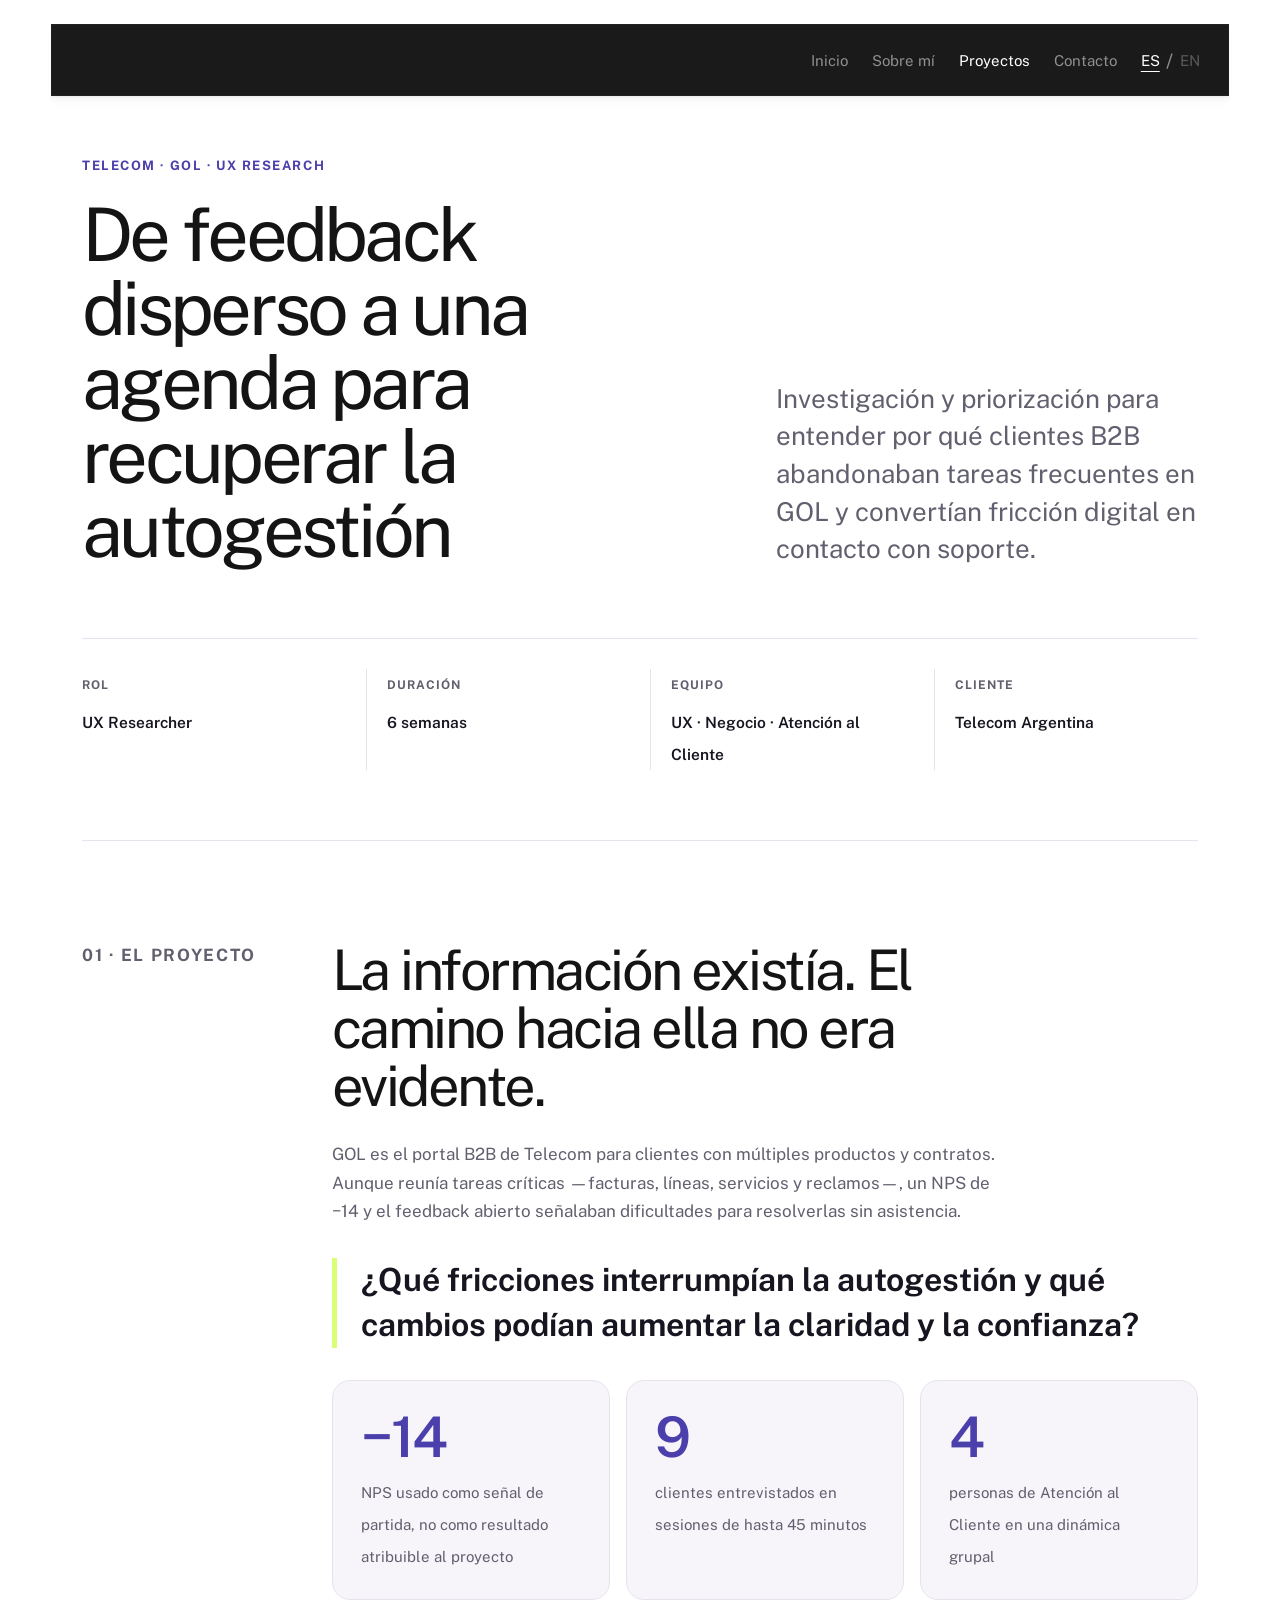
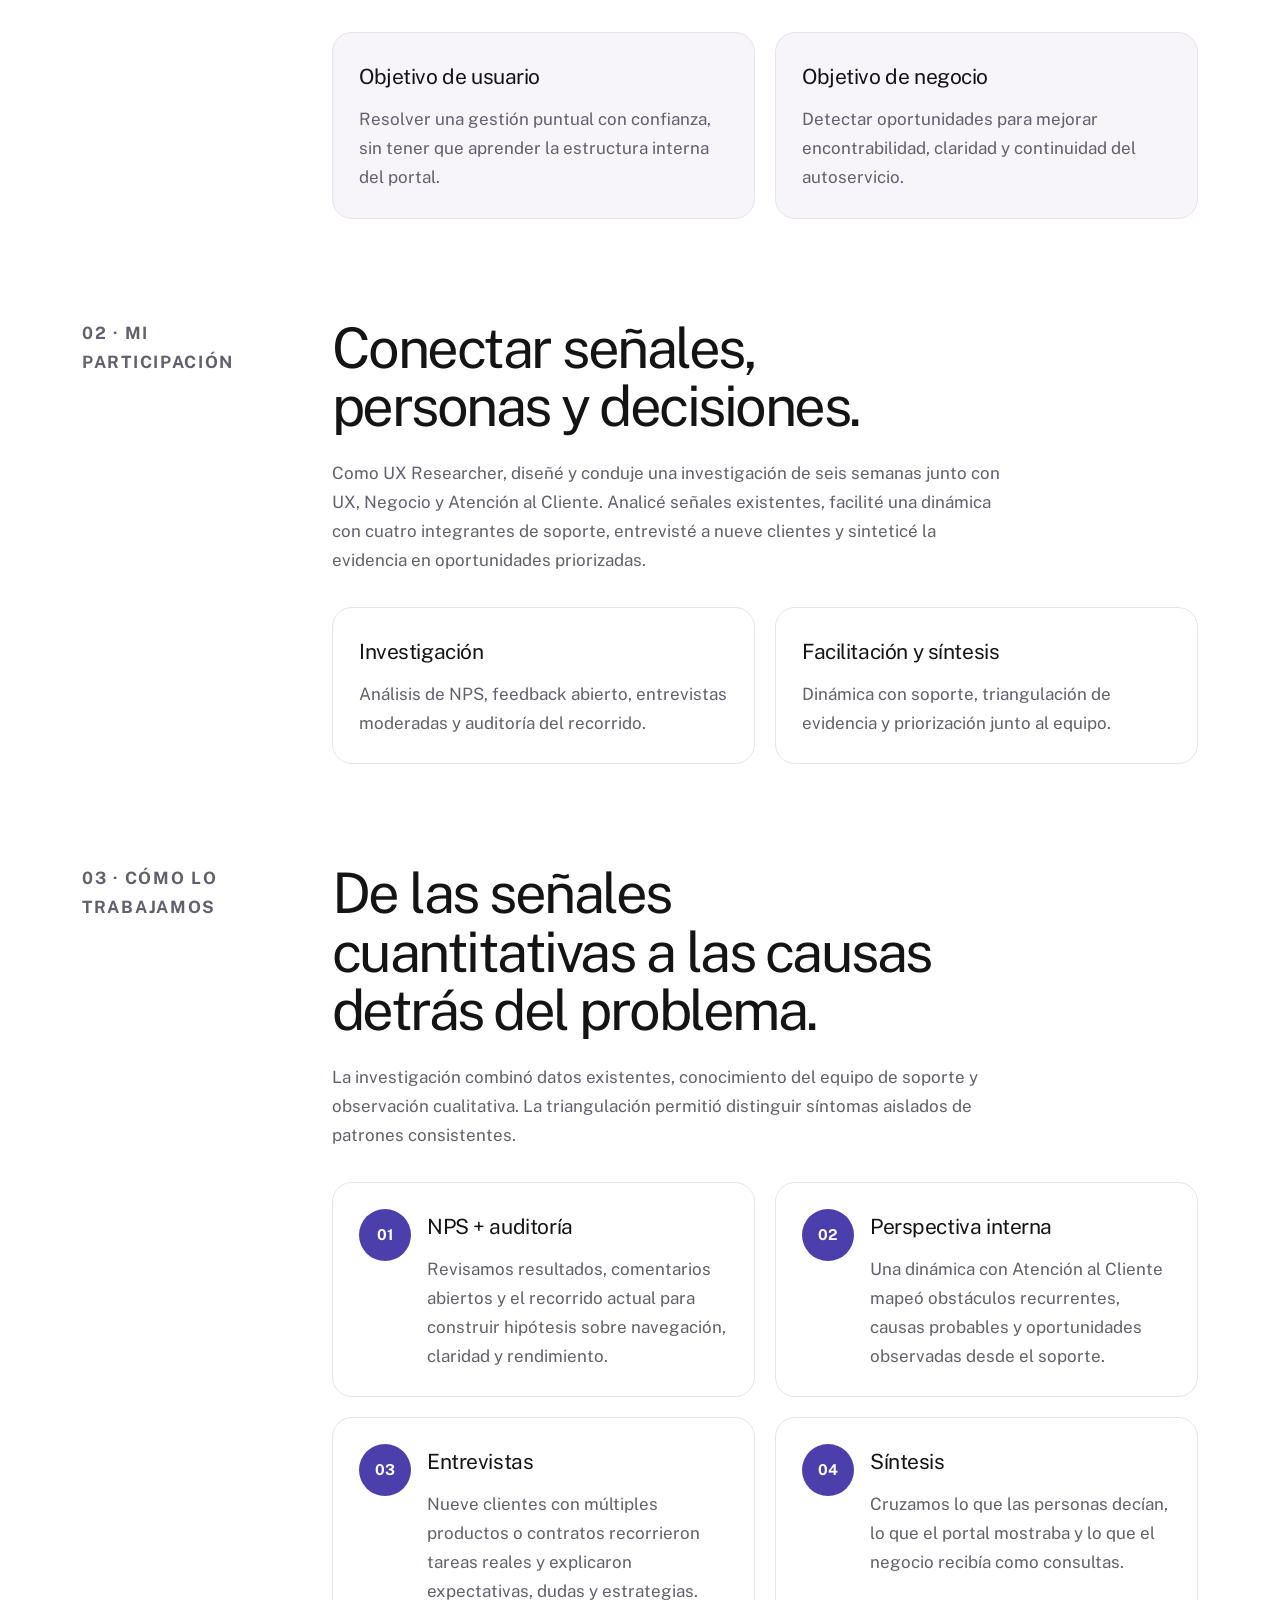
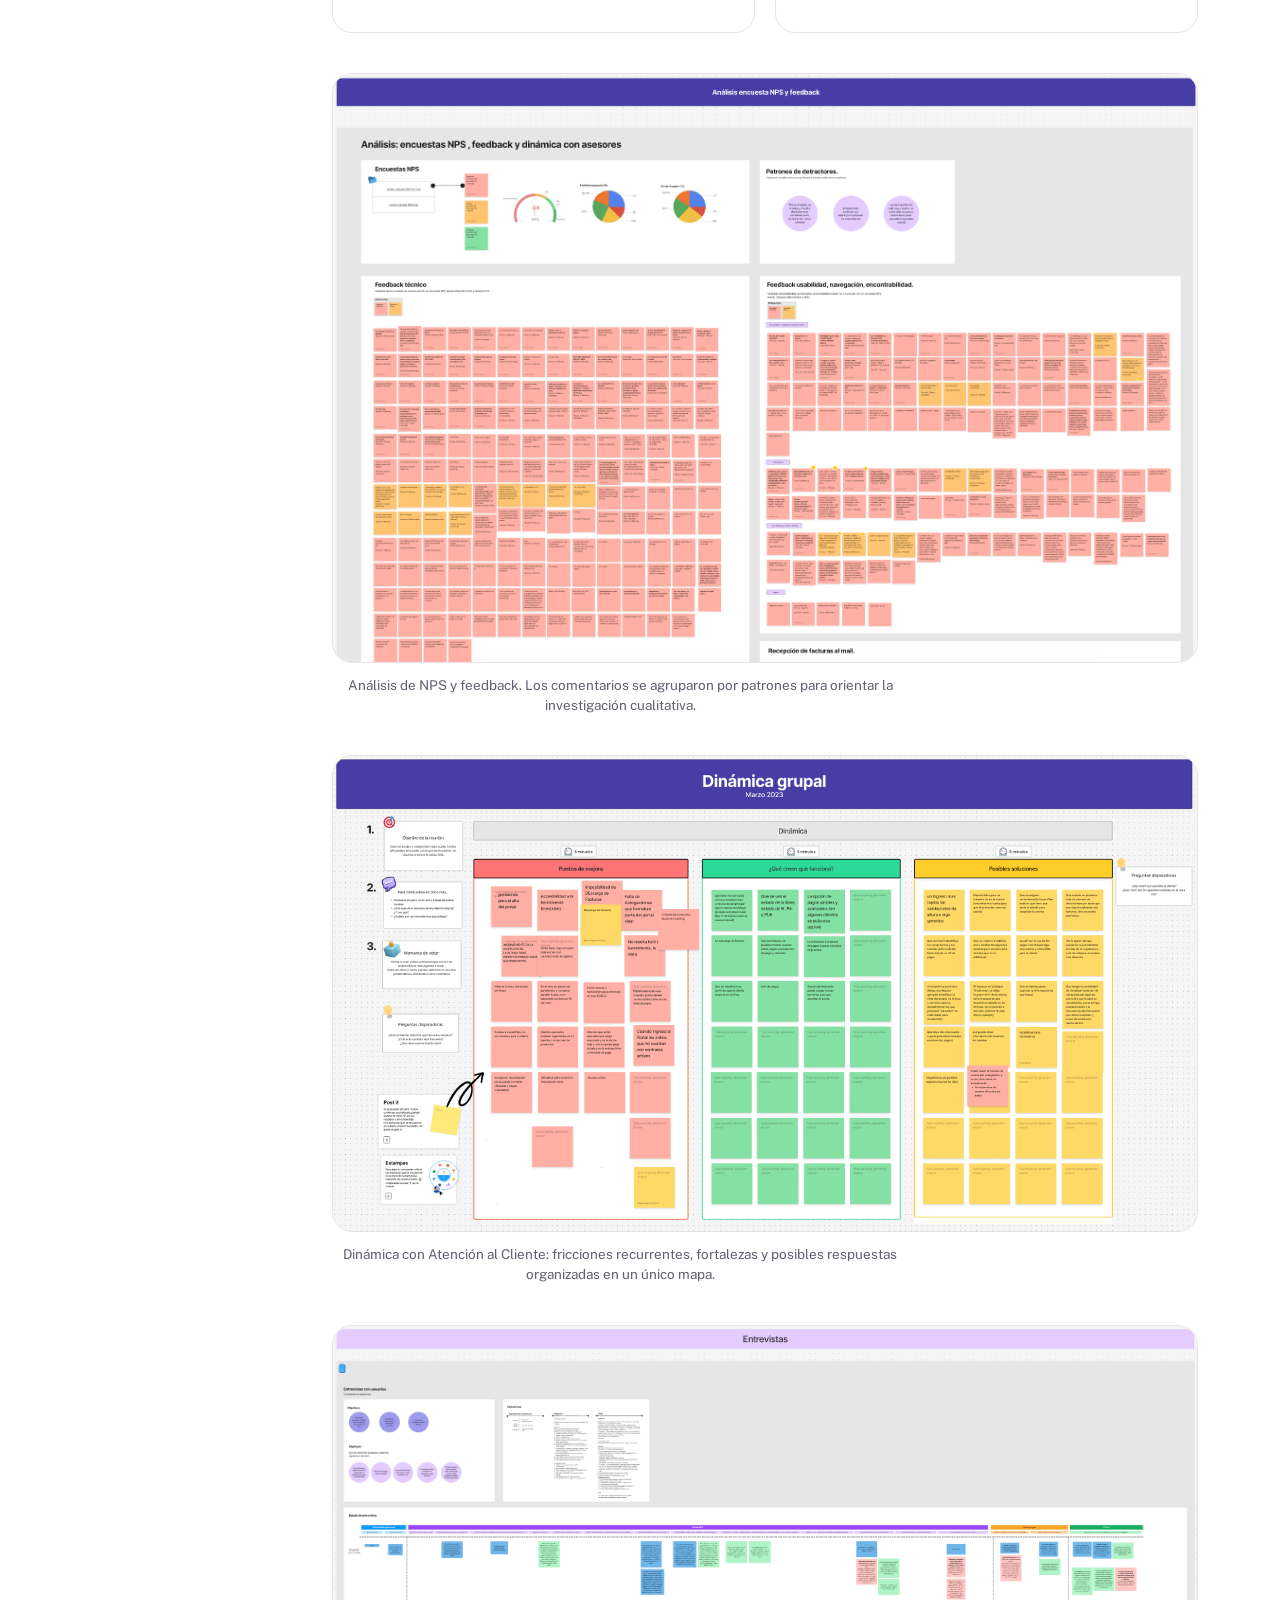
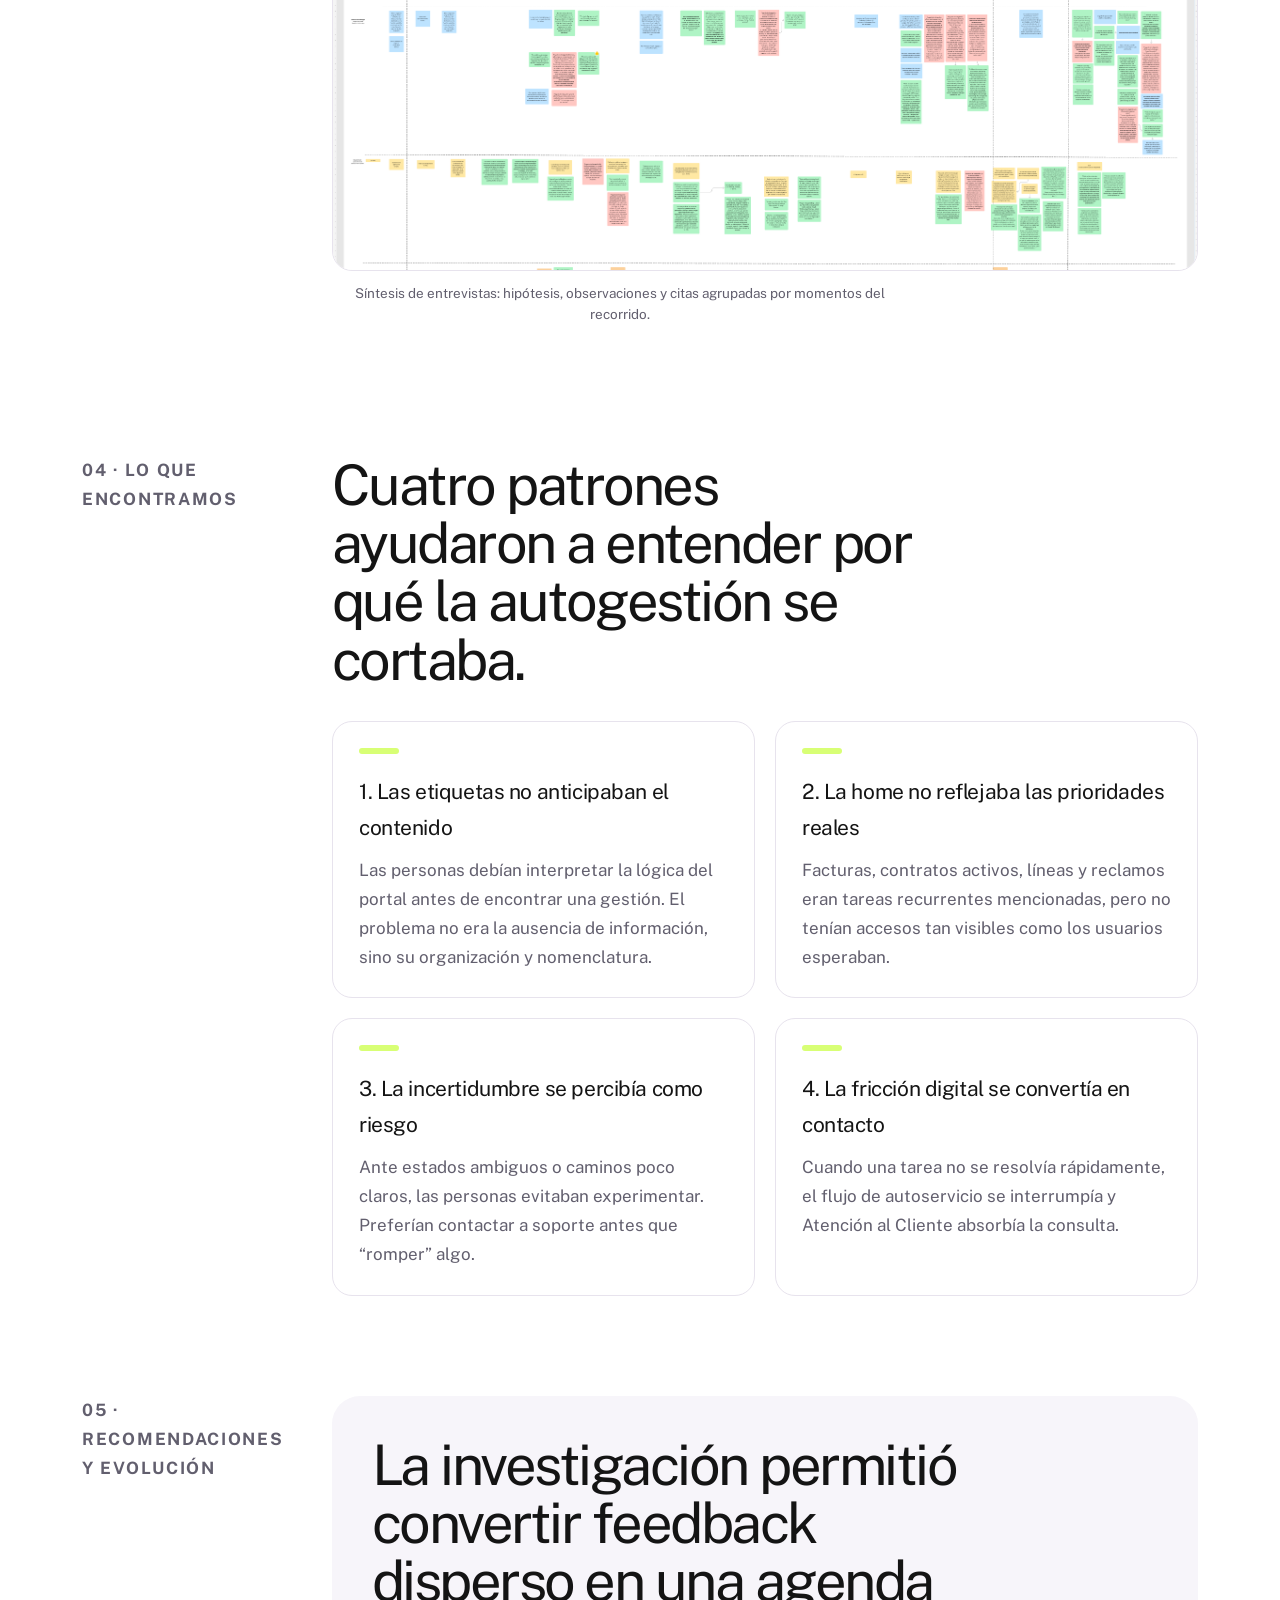
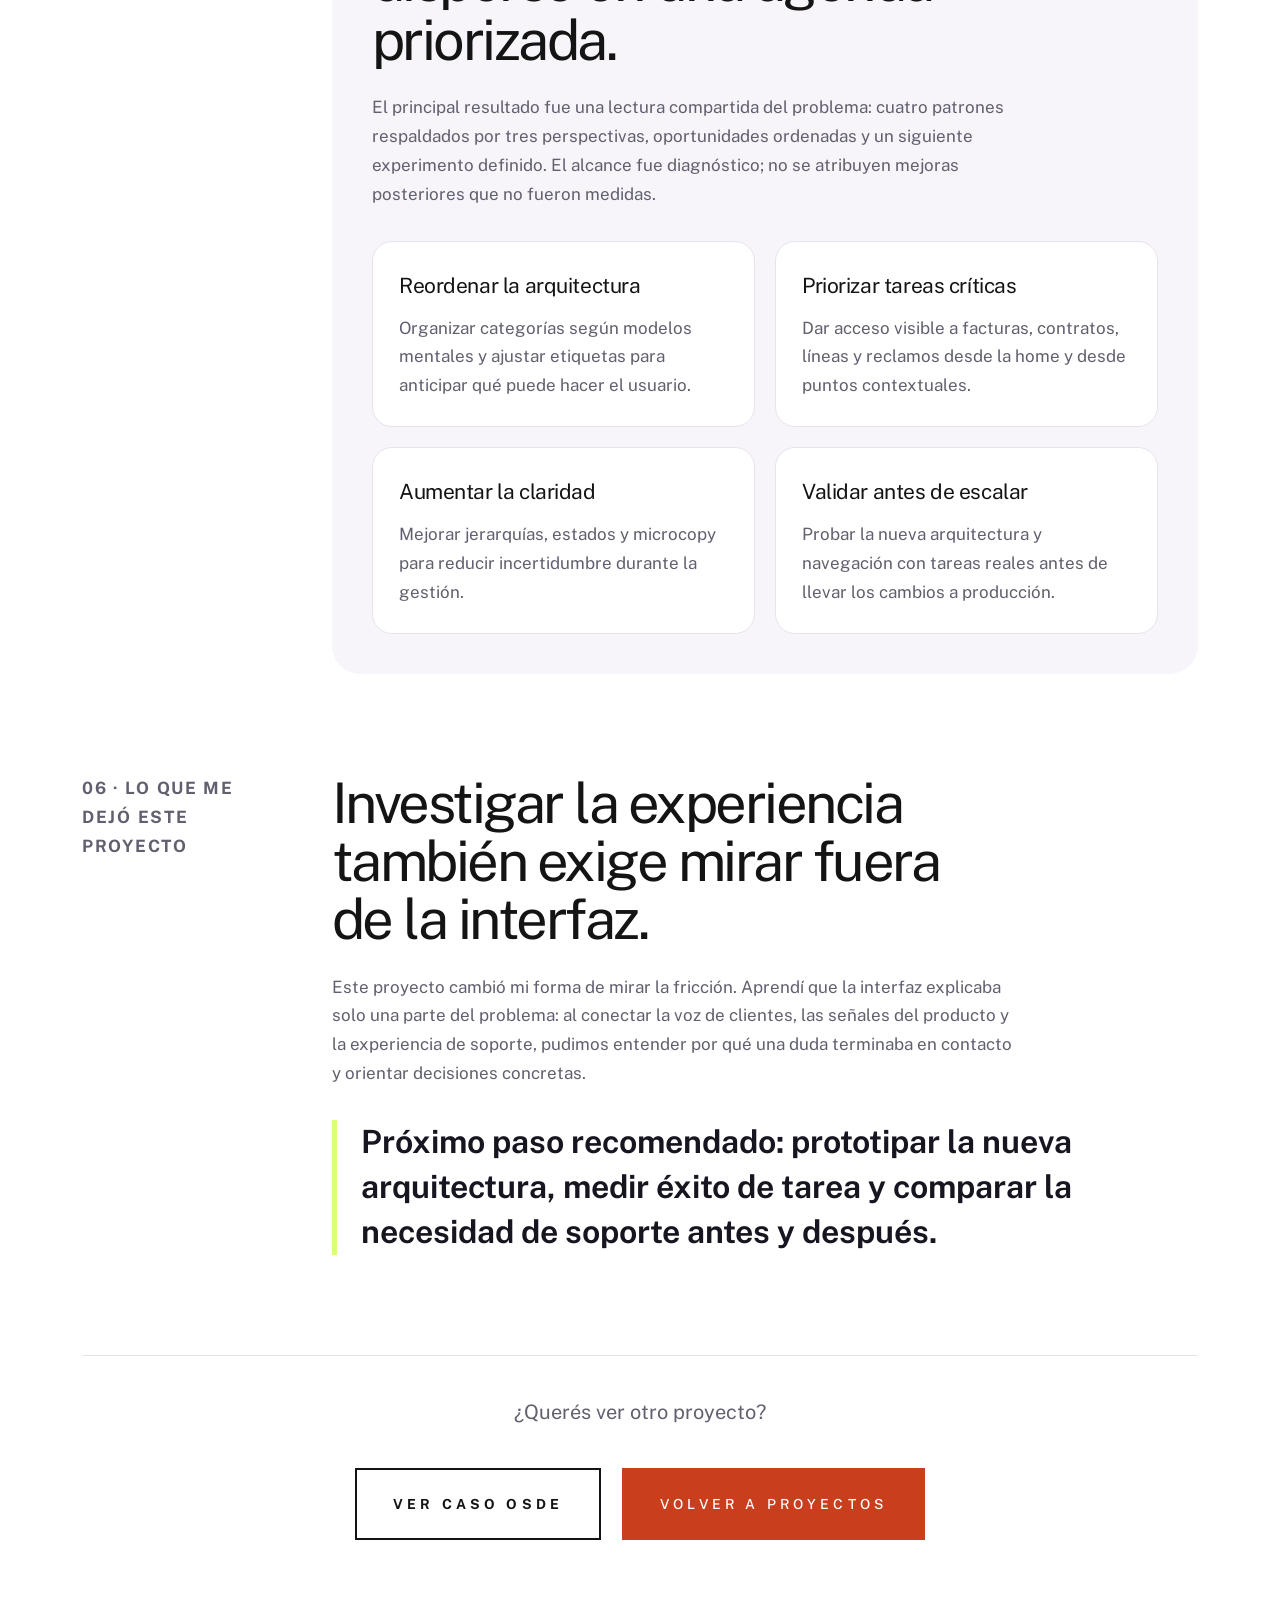
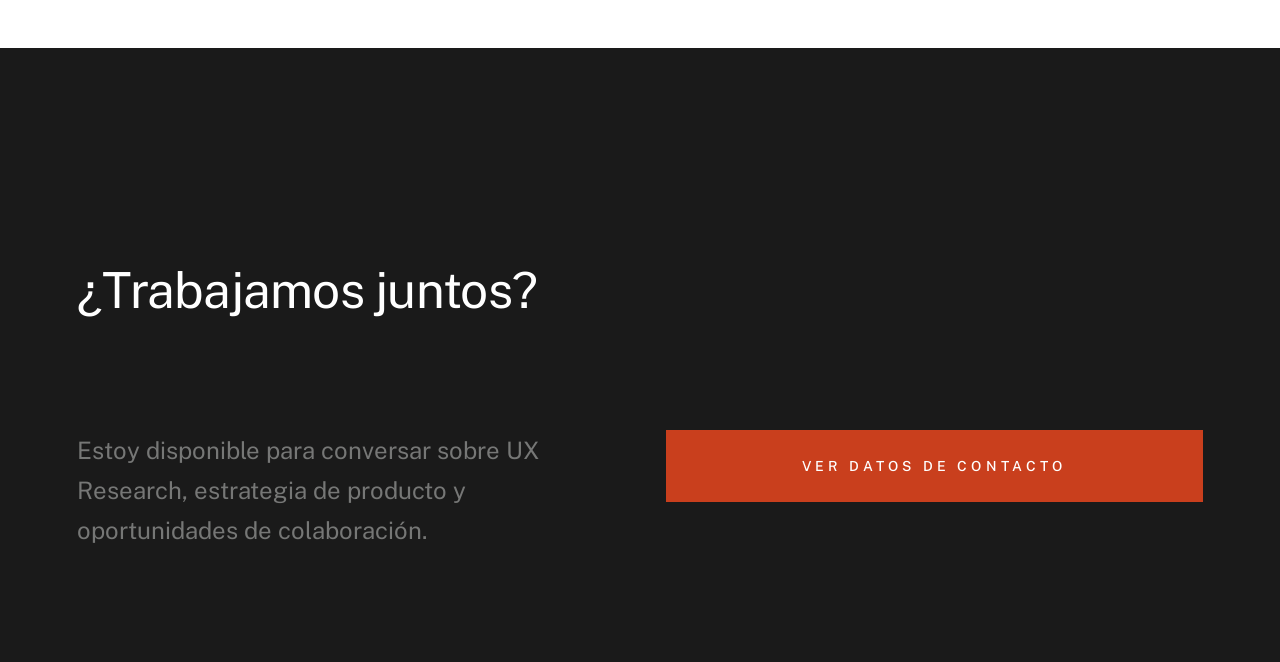
<file: telecom.html>
<!doctype html>
<html lang="es" class="no-js">
  <head>
    <meta charset="utf-8" />
    <meta name="viewport" content="width=device-width, initial-scale=1" />
    <meta name="description" content="Caso de estudio de UX Research para GOL, el portal B2B de autogestión de Telecom Argentina." />
    <title>GOL — UX Research para Telecom | Florencia Manara</title>
    <link rel="alternate" hreflang="es" href="telecom.html" />
    <link rel="alternate" hreflang="en" href="telecom-en.html" />
    <script>
      document.documentElement.classList.remove("no-js");
      document.documentElement.classList.add("js");
    </script>
    <link rel="stylesheet" href="css/vendor.css" />
    <link rel="stylesheet" href="css/styles.css" />
    <link rel="apple-touch-icon" sizes="180x180" href="apple-touch-icon.png" />
    <link rel="icon" type="image/png" sizes="32x32" href="favicon-32x32.png" />
    <link rel="icon" type="image/png" sizes="16x16" href="favicon-16x16.png" />
    <link rel="manifest" href="site.webmanifest" />
    <style>
      :root {
        --case-ink: #17151f;
        --case-muted: #625f6e;
        --case-line: #e7e3ed;
        --case-soft: #f7f5fa;
        --case-accent: #4b3fac;
        --case-accent-soft: #ece9ff;
        --case-lime: #d8ff75;
      }
      html { scroll-behavior: smooth; }
      body { background: #fff; color: var(--case-ink); }
      .case-skip {
        position: fixed; left: 16px; top: -80px; z-index: 9999;
        padding: 10px 16px; border-radius: 999px;
        background: var(--case-ink); color: #fff; transition: top .2s ease;
      }
      .case-skip:focus { top: 16px; }
      .case-page { max-width: 1180px; margin: 0 auto; padding: 15rem 3.2rem 10rem; }
      .case-hero { padding: 0 0 7rem; border-bottom: 1px solid var(--case-line); }
      .case-hero__intro {
        display: grid; grid-template-columns: minmax(0, 1.2fr) minmax(280px, .8fr);
        gap: 6rem; align-items: end; padding-bottom: 7rem;
      }
      .case-eyebrow {
        margin: 0 0 1.6rem; color: var(--case-accent);
        font-size: 1.3rem; font-weight: 700; letter-spacing: .12em; text-transform: uppercase;
      }
      .case-title {
        max-width: 15ch; margin: 0; font-size: clamp(4.8rem, 7vw, 7.4rem);
        line-height: 1; letter-spacing: -.05em;
      }
      .case-deck {
        max-width: 58ch; margin: 2.8rem 0 0; color: var(--case-muted);
        font-size: clamp(1.9rem, 2.3vw, 2.6rem); line-height: 1.45;
      }
      .case-summary { grid-column: 1 / -1; padding-top: 3rem; border-top: 1px solid var(--case-line); }
      .case-summary dl {
        display: grid; grid-template-columns: repeat(4, minmax(0, 1fr)); gap: 2rem; margin: 0;
      }
      .case-summary div + div { padding-left: 2rem; border-left: 1px solid var(--case-line); }
      .case-summary dt {
        color: var(--case-muted); font-size: 1.2rem; font-weight: 700;
        letter-spacing: .08em; text-transform: uppercase;
      }
      .case-summary dd { margin: .5rem 0 0; font-size: 1.55rem; font-weight: 600; }
      .case-stats { display: grid; grid-template-columns: repeat(3, 1fr); gap: 1.6rem; margin-top: 3.2rem; }
      .case-stat {
        min-height: 16rem; padding: 2.8rem; border: 1px solid var(--case-line);
        border-radius: 1.8rem; background: var(--case-soft);
      }
      .case-stat strong {
        display: block; margin-bottom: 1rem; color: var(--case-accent);
        font-size: clamp(3.6rem, 5vw, 5.6rem); line-height: 1; letter-spacing: -.04em;
      }
      .case-stat span { color: var(--case-muted); font-size: 1.5rem; line-height: 1.45; }
      .case-section {
        display: grid; grid-template-columns: 19rem minmax(0, 1fr);
        gap: 6rem; padding-top: 10rem; scroll-margin-top: 14rem;
      }
      .case-section__label {
        margin: 0; color: var(--case-accent); font-size: 1.3rem;
        font-weight: 700; letter-spacing: .1em; text-transform: uppercase;
      }
      .case-section h2 {
        max-width: 18ch; margin: 0 0 2.4rem; font-size: clamp(3.4rem, 5vw, 5.6rem);
        line-height: 1.04; letter-spacing: -.045em;
      }
      .case-section h3 { margin: 0 0 1rem; font-size: 2.1rem; letter-spacing: -.02em; }
      .case-section p, .case-section li { color: var(--case-muted); font-size: 1.7rem; line-height: 1.7; }
      .case-section p { max-width: 68ch; }
      .case-question {
        max-width: 32ch; margin: 3rem 0 0; padding-left: 2.4rem;
        border-left: 5px solid var(--case-lime); color: var(--case-ink) !important;
        font-size: clamp(2.2rem, 3vw, 3.2rem) !important; font-weight: 650; line-height: 1.4 !important;
      }
      .case-grid {
        display: grid; grid-template-columns: repeat(2, minmax(0, 1fr));
        gap: 2rem; margin-top: 3.2rem;
      }
      .case-card {
        padding: 2.6rem; border: 1px solid var(--case-line);
        border-radius: 2rem; background: #fff;
      }
      .case-card--soft { background: var(--case-soft); }
      .case-card p:last-child, .case-card ul:last-child { margin-bottom: 0; }
      .case-step { display: grid; grid-template-columns: 5.2rem 1fr; gap: 1.6rem; }
      .case-step__number {
        display: grid; width: 5.2rem; height: 5.2rem; place-items: center;
        border-radius: 50%; background: var(--case-accent); color: #fff;
        font-size: 1.5rem; font-weight: 700;
      }
      .case-media { margin: 4rem 0 0; }
      .case-media img {
        width: 100%; height: auto; border: 1px solid var(--case-line);
        border-radius: 2rem; background: var(--case-soft);
      }
      .case-media figcaption {
        max-width: 72ch; margin-top: 1.2rem; color: var(--case-muted);
        font-size: 1.35rem; line-height: 1.5;
      }
      .case-finding::before {
        content: ""; display: block; width: 4rem; height: .6rem; margin-bottom: 2rem;
        border-radius: 999px; background: var(--case-lime);
      }
      .case-outcome { padding: 4rem; border-radius: 2.8rem; background: var(--case-soft); }
      .case-outcome p, .case-outcome li { color: var(--case-muted); }
      .case-outcome .case-card { border-color: var(--case-line); background: #fff; }
      .case-next { margin-top: 10rem; padding-top: 4rem; border-top: 1px solid var(--case-line); text-align: center; }
      .case-next p { color: var(--case-muted); }
      .case-next .btn { margin: .8rem; }
      @media (max-width: 900px) {
        .case-page { padding-top: 12rem; }
        .case-hero__intro { grid-template-columns: 1fr; gap: 4rem; }
        .case-summary dl { grid-template-columns: 1fr 1fr; }
        .case-summary div:nth-child(3) { padding-left: 0; border-left: 0; }
        .case-stats { grid-template-columns: repeat(3, 1fr); }
        .case-section { grid-template-columns: 1fr; gap: 1.4rem; padding-top: 8rem; }
      }
      @media (max-width: 600px) {
        .case-page { padding-right: 2rem; padding-left: 2rem; }
        .case-title { font-size: 4.7rem; }
        .case-summary dl, .case-stats, .case-grid { grid-template-columns: 1fr; }
        .case-summary div + div, .case-summary div:nth-child(3) {
          padding-top: 1.6rem; padding-left: 0;
          border-top: 1px solid var(--case-line); border-left: 0;
        }
        .case-stat { min-height: auto; }
        .case-outcome { padding: 3rem 2.2rem; }
      }
      @media (prefers-reduced-motion: reduce) { html { scroll-behavior: auto; } }
    </style>
  </head>
  <body id="top" class="ss-show">
    <a class="case-skip" href="#contenido">Saltar al contenido</a>
    <div id="page" class="s-pagewrap">
      <header class="s-header">
        <div class="row s-header__inner">
          <div class="s-header__block">
            <div class="s-header__logo"></div>
            <a class="s-header__menu-toggle" href="#0" aria-label="Abrir menú de navegación"><span>Menú</span></a>
          </div>
          <nav class="s-header__nav" aria-label="Navegación principal">
            <ul class="s-header__menu-links">
              <li><a href="index.html#intro">Inicio</a></li>
              <li><a href="index.html#about">Sobre mí</a></li>
              <li class="current"><a href="index.html#works" aria-current="page">Proyectos</a></li>
              <li><a href="index.html#footer">Contacto</a></li>
              <li class="language-switch" aria-label="Idioma"><a href="telecom.html" lang="es" aria-current="true">ES</a><span aria-hidden="true">/</span><a href="telecom-en.html" lang="en">EN</a></li>
            </ul>
          </nav>
        </div>
      </header>
      <main id="contenido" class="case-page">
        <section class="case-hero" aria-labelledby="case-title">
          <div class="case-hero__intro">
            <div>
              <p class="case-eyebrow">Telecom · GOL · UX Research</p>
              <h1 id="case-title" class="case-title">De feedback disperso a una agenda para recuperar la autogestión</h1>
            </div>
            <p class="case-deck">
              Investigación y priorización para entender por qué clientes B2B abandonaban tareas frecuentes en GOL y convertían fricción digital en contacto con soporte.
            </p>
          </div>
          <aside class="case-summary" aria-label="Ficha del proyecto">
            <dl>
              <div><dt>Rol</dt><dd>UX Researcher</dd></div>
              <div><dt>Duración</dt><dd>6 semanas</dd></div>
              <div><dt>Equipo</dt><dd>UX · Negocio · Atención al Cliente</dd></div>
              <div><dt>Cliente</dt><dd>Telecom Argentina</dd></div>
            </dl>
          </aside>
        </section>
        <section id="desafio" class="case-section">
          <p class="case-section__label">01 · El proyecto</p>
          <div>
            <h2>La información existía. El camino hacia ella no era evidente.</h2>
            <p>
              GOL es el portal B2B de Telecom para clientes con múltiples productos y contratos. Aunque reunía tareas críticas —facturas, líneas, servicios y reclamos—, un NPS de −14 y el feedback abierto señalaban dificultades para resolverlas sin asistencia.
            </p>
            <p class="case-question">¿Qué fricciones interrumpían la autogestión y qué cambios podían aumentar la claridad y la confianza?</p>
            <section class="case-stats" aria-label="Investigación en números">
              <div class="case-stat"><strong>−14</strong><span>NPS usado como señal de partida, no como resultado atribuible al proyecto</span></div>
              <div class="case-stat"><strong>9</strong><span>clientes entrevistados en sesiones de hasta 45 minutos</span></div>
              <div class="case-stat"><strong>4</strong><span>personas de Atención al Cliente en una dinámica grupal</span></div>
            </section>
            <div class="case-grid">
              <article class="case-card case-card--soft">
                <h3>Objetivo de usuario</h3>
                <p>Resolver una gestión puntual con confianza, sin tener que aprender la estructura interna del portal.</p>
              </article>
              <article class="case-card case-card--soft">
                <h3>Objetivo de negocio</h3>
                <p>Detectar oportunidades para mejorar encontrabilidad, claridad y continuidad del autoservicio.</p>
              </article>
            </div>
          </div>
        </section>
        <section id="participacion" class="case-section">
          <p class="case-section__label">02 · Mi participación</p>
          <div>
            <h2>Conectar señales, personas y decisiones.</h2>
            <p>
              Como UX Researcher, diseñé y conduje una investigación de seis semanas junto con UX, Negocio y Atención al Cliente. Analicé señales existentes, facilité una dinámica con cuatro integrantes de soporte, entrevisté a nueve clientes y sinteticé la evidencia en oportunidades priorizadas.
            </p>
            <div class="case-grid">
              <article class="case-card"><h3>Investigación</h3><p>Análisis de NPS, feedback abierto, entrevistas moderadas y auditoría del recorrido.</p></article>
              <article class="case-card"><h3>Facilitación y síntesis</h3><p>Dinámica con soporte, triangulación de evidencia y priorización junto al equipo.</p></article>
            </div>
          </div>
        </section>
        <section id="enfoque" class="case-section">
          <p class="case-section__label">03 · Cómo lo trabajamos</p>
          <div>
            <h2>De las señales cuantitativas a las causas detrás del problema.</h2>
            <p>
              La investigación combinó datos existentes, conocimiento del equipo de soporte y observación cualitativa. La triangulación permitió distinguir síntomas aislados de patrones consistentes.
            </p>
            <div class="case-grid">
              <article class="case-card"><div class="case-step"><span class="case-step__number">01</span><div><h3>NPS + auditoría</h3><p>Revisamos resultados, comentarios abiertos y el recorrido actual para construir hipótesis sobre navegación, claridad y rendimiento.</p></div></div></article>
              <article class="case-card"><div class="case-step"><span class="case-step__number">02</span><div><h3>Perspectiva interna</h3><p>Una dinámica con Atención al Cliente mapeó obstáculos recurrentes, causas probables y oportunidades observadas desde el soporte.</p></div></div></article>
              <article class="case-card"><div class="case-step"><span class="case-step__number">03</span><div><h3>Entrevistas</h3><p>Nueve clientes con múltiples productos o contratos recorrieron tareas reales y explicaron expectativas, dudas y estrategias.</p></div></div></article>
              <article class="case-card"><div class="case-step"><span class="case-step__number">04</span><div><h3>Síntesis</h3><p>Cruzamos lo que las personas decían, lo que el portal mostraba y lo que el negocio recibía como consultas.</p></div></div></article>
            </div>
            <figure class="case-media">
              <img src="images/folio/gallery/g-telecom-1.png" alt="Tablero de análisis de encuestas NPS, feedback técnico y patrones de detractores" loading="lazy" decoding="async" />
              <figcaption>Análisis de NPS y feedback. Los comentarios se agruparon por patrones para orientar la investigación cualitativa.</figcaption>
            </figure>
            <figure class="case-media">
              <img src="images/folio/gallery/g-telecom-2.png" alt="Tablero de dinámica grupal con puntos de mejora, aspectos que funcionan y posibles soluciones" loading="lazy" decoding="async" />
              <figcaption>Dinámica con Atención al Cliente: fricciones recurrentes, fortalezas y posibles respuestas organizadas en un único mapa.</figcaption>
            </figure>
            <figure class="case-media">
              <img src="images/folio/gallery/g-telecom-3.png" alt="Tablero de síntesis de entrevistas con hipótesis y observaciones organizadas por momentos del recorrido" loading="lazy" decoding="async" />
              <figcaption>Síntesis de entrevistas: hipótesis, observaciones y citas agrupadas por momentos del recorrido.</figcaption>
            </figure>
          </div>
        </section>
        <section id="hallazgos" class="case-section">
          <p class="case-section__label">04 · Lo que encontramos</p>
          <div>
            <h2>Cuatro patrones ayudaron a entender por qué la autogestión se cortaba.</h2>
            <div class="case-grid">
              <article class="case-card case-finding"><h3>1. Las etiquetas no anticipaban el contenido</h3><p>Las personas debían interpretar la lógica del portal antes de encontrar una gestión. El problema no era la ausencia de información, sino su organización y nomenclatura.</p></article>
              <article class="case-card case-finding"><h3>2. La home no reflejaba las prioridades reales</h3><p>Facturas, contratos activos, líneas y reclamos eran tareas recurrentes mencionadas, pero no tenían accesos tan visibles como los usuarios esperaban.</p></article>
              <article class="case-card case-finding"><h3>3. La incertidumbre se percibía como riesgo</h3><p>Ante estados ambiguos o caminos poco claros, las personas evitaban experimentar. Preferían contactar a soporte antes que “romper” algo.</p></article>
              <article class="case-card case-finding"><h3>4. La fricción digital se convertía en contacto</h3><p>Cuando una tarea no se resolvía rápidamente, el flujo de autoservicio se interrumpía y Atención al Cliente absorbía la consulta.</p></article>
            </div>
          </div>
        </section>
        <section id="impacto" class="case-section">
          <p class="case-section__label">05 · Recomendaciones y evolución</p>
          <div class="case-outcome">
            <h2>La investigación permitió convertir feedback disperso en una agenda priorizada.</h2>
            <p>El principal resultado fue una lectura compartida del problema: cuatro patrones respaldados por tres perspectivas, oportunidades ordenadas y un siguiente experimento definido. El alcance fue diagnóstico; no se atribuyen mejoras posteriores que no fueron medidas.</p>
            <div class="case-grid">
              <article class="case-card"><h3>Reordenar la arquitectura</h3><p>Organizar categorías según modelos mentales y ajustar etiquetas para anticipar qué puede hacer el usuario.</p></article>
              <article class="case-card"><h3>Priorizar tareas críticas</h3><p>Dar acceso visible a facturas, contratos, líneas y reclamos desde la home y desde puntos contextuales.</p></article>
              <article class="case-card"><h3>Aumentar la claridad</h3><p>Mejorar jerarquías, estados y microcopy para reducir incertidumbre durante la gestión.</p></article>
              <article class="case-card"><h3>Validar antes de escalar</h3><p>Probar la nueva arquitectura y navegación con tareas reales antes de llevar los cambios a producción.</p></article>
            </div>
          </div>
        </section>
        <section id="aprendizaje" class="case-section">
          <p class="case-section__label">06 · Lo que me dejó este proyecto</p>
          <div>
            <h2>Investigar la experiencia también exige mirar fuera de la interfaz.</h2>
            <p>Este proyecto cambió mi forma de mirar la fricción. Aprendí que la interfaz explicaba solo una parte del problema: al conectar la voz de clientes, las señales del producto y la experiencia de soporte, pudimos entender por qué una duda terminaba en contacto y orientar decisiones concretas.</p>
            <p class="case-question">Próximo paso recomendado: prototipar la nueva arquitectura, medir éxito de tarea y comparar la necesidad de soporte antes y después.</p>
          </div>
        </section>
        <div class="case-next">
          <p>¿Querés ver otro proyecto?</p>
          <a href="osde.html" class="btn btn--stroke btn--large">Ver caso OSDE</a>
          <a href="index.html#works" class="btn btn--primary btn--large">Volver a proyectos</a>
        </div>
      </main>
      <footer id="footer" class="s-footer target-section">
        <div class="row"><div class="column lg-12"><div class="section-header light-on-dark"><h2 class="text-display-title">¿Trabajamos juntos?</h2></div></div></div>
        <div class="row s-footer__content">
          <div class="column xl-6 md-12"><p class="attention-getter">Estoy disponible para conversar sobre UX Research, estrategia de producto y oportunidades de colaboración.</p></div>
          <div class="column xl-6 md-12"><a class="btn btn--primary btn--large u-fullwidth" href="index.html#footer">Ver datos de contacto</a></div>
        </div>
      </footer>
    </div>
    <script src="js/plugins.js"></script>
    <script src="js/main.js"></script>
  </body>
</html>
</file>
<file: css/vendor.css>
/* ===================================================================
 * Hudson Third-party Stylesheets
 * Template Ver. 1.0.0
 * 04-03-2023
 * -------------------------------------------------------------------
 *
 * TOC:
 * # PrismJS 
 * # Swiper
 * # GLightbox
 *
 * ------------------------------------------------------------------- */
 

/* ===================================================================
 * # PrismJS 1.20.0
 *   https://prismjs.com/download.html#themes=prism-okaidia&languages=markup+css+clike+javascript+markup-templating+php 
 *   
 *   okaidia theme for JavaScript, CSS and HTML
 *   Loosely based on Monokai textmate theme by http://www.monokai.nl/
 *   @author ocodia
 * ------------------------------------------------------------------- */
code[class*=language-],
pre[class*=language-] {
    color          : #f8f8f2;
    background     : none;
    text-shadow    : 0 1px rgba(0, 0, 0, 0.3);
    font-family    : var(--font-mono);
    font-size      : calc(var(--text-size) * 0.9444);
    text-align     : left;
    white-space    : pre;
    word-spacing   : normal;
    word-break     : normal;
    word-wrap      : normal;
    line-height    : var(--vspace-1);
    -moz-tab-size  : 4;
    -o-tab-size    : 4;
    tab-size       : 4;
    -webkit-hyphens: none;
    hyphens        : none;
}

/* Code blocks */
pre[class*=language-] {
    padding : var(--vspace-0_5) 0 var(--vspace-1);
    margin  : var(--vspace-1) 0;
    overflow: auto;
}

:not(pre)>code[class*=language-],
pre[class*=language-] {
    background: #272822;
}

/* Inline code */
:not(pre)>code[class*=language-] {
    padding    : 0.1em;
    white-space: normal;
}

.token.comment,
.token.prolog,
.token.doctype,
.token.cdata {
    color: slategray;
}

.token.punctuation {
    color: #f8f8f2;
}

.token.namespace {
    opacity: 0.7;
}

.token.property,
.token.tag,
.token.constant,
.token.symbol,
.token.deleted {
    color: #f92672;
}

.token.boolean,
.token.number {
    color: #ae81ff;
}

.token.selector,
.token.attr-name,
.token.string,
.token.char,
.token.builtin,
.token.inserted {
    color: #a6e22e;
}

.token.operator,
.token.entity,
.token.url,
.language-css .token.string,
.style .token.string,
.token.variable {
    color: #f8f8f2;
}

.token.atrule,
.token.attr-value,
.token.function,
.token.class-name {
    color: #e6db74;
}

.token.keyword {
    color: #66d9ef;
}

.token.regex,
.token.important {
    color: #fd971f;
}

.token.important,
.token.bold {
    font-weight: bold;
}

.token.italic {
    font-style: italic;
}

.token.entity {
    cursor: help;
}


/* ===================================================================
 * # Swiper 6.4.5
 *   Most modern mobile touch slider and framework with hardware accelerated transitions
 *   https://swiperjs.com
 *
 *   Copyright 2014-2020 Vladimir Kharlampidi
 *
 *   Released under the MIT License
 *
 *   Released on: December 18, 2020
 * ------------------------------------------------------------------- */
@font-face {
    font-family: "swiper-icons";
    src        : url("data:application/font-woff;charset=utf-8;base64, [base64]//wADZ2x5ZgAAAywAAADMAAAD2MHtryVoZWFkAAABbAAAADAAAAA2E2+eoWhoZWEAAAGcAAAAHwAAACQC9gDzaG10eAAAAigAAAAZAAAArgJkABFsb2NhAAAC0AAAAFoAAABaFQAUGG1heHAAAAG8AAAAHwAAACAAcABAbmFtZQAAA/gAAAE5AAACXvFdBwlwb3N0AAAFNAAAAGIAAACE5s74hXjaY2BkYGAAYpf5Hu/j+W2+MnAzMYDAzaX6QjD6/4//Bxj5GA8AuRwMYGkAPywL13jaY2BkYGA88P8Agx4j+/8fQDYfA1AEBWgDAIB2BOoAeNpjYGRgYNBh4GdgYgABEMnIABJzYNADCQAACWgAsQB42mNgYfzCOIGBlYGB0YcxjYGBwR1Kf2WQZGhhYGBiYGVmgAFGBiQQkOaawtDAoMBQxXjg/wEGPcYDDA4wNUA2CCgwsAAAO4EL6gAAeNpj2M0gyAACqxgGNWBkZ2D4/wMA+xkDdgAAAHjaY2BgYGaAYBkGRgYQiAHyGMF8FgYHIM3DwMHABGQrMOgyWDLEM1T9/w8UBfEMgLzE////P/5//f/V/xv+r4eaAAeMbAxwIUYmIMHEgKYAYjUcsDAwsLKxc3BycfPw8jEQA/[base64]/uznmfPFBNODM2K7MTQ45YEAZqGP81AmGGcF3iPqOop0r1SPTaTbVkfUe4HXj97wYE+yNwWYxwWu4v1ugWHgo3S1XdZEVqWM7ET0cfnLGxWfkgR42o2PvWrDMBSFj/IHLaF0zKjRgdiVMwScNRAoWUoH78Y2icB/yIY09An6AH2Bdu/UB+yxopYshQiEvnvu0dURgDt8QeC8PDw7Fpji3fEA4z/PEJ6YOB5hKh4dj3EvXhxPqH/SKUY3rJ7srZ4FZnh1PMAtPhwP6fl2PMJMPDgeQ4rY8YT6Gzao0eAEA409DuggmTnFnOcSCiEiLMgxCiTI6Cq5DZUd3Qmp10vO0LaLTd2cjN4fOumlc7lUYbSQcZFkutRG7g6JKZKy0RmdLY680CDnEJ+UMkpFFe1RN7nxdVpXrC4aTtnaurOnYercZg2YVmLN/d/gczfEimrE/fs/bOuq29Zmn8tloORaXgZgGa78yO9/cnXm2BpaGvq25Dv9S4E9+5SIc9PqupJKhYFSSl47+Qcr1mYNAAAAeNptw0cKwkAAAMDZJA8Q7OUJvkLsPfZ6zFVERPy8qHh2YER+3i/BP83vIBLLySsoKimrqKqpa2hp6+jq6RsYGhmbmJqZSy0sraxtbO3sHRydnEMU4uR6yx7JJXveP7WrDycAAAAAAAH//wACeNpjYGRgYOABYhkgZgJCZgZNBkYGLQZtIJsFLMYAAAw3ALgAeNolizEKgDAQBCchRbC2sFER0YD6qVQiBCv/H9ezGI6Z5XBAw8CBK/m5iQQVauVbXLnOrMZv2oLdKFa8Pjuru2hJzGabmOSLzNMzvutpB3N42mNgZGBg4GKQYzBhYMxJLMlj4GBgAYow/P/PAJJhLM6sSoWKfWCAAwDAjgbRAAB42mNgYGBkAIIbCZo5IPrmUn0hGA0AO8EFTQAA") format("woff");
    font-weight: 400;
    font-style : normal;
}

:root {
    --swiper-theme-color: #007aff;
}

.swiper-container {
    margin-left : auto;
    margin-right: auto;
    position    : relative;
    overflow    : hidden;
    list-style  : none;
    padding     : 0;
    /* Fix of Webkit flickering */
    z-index     : 1;
}

.swiper-container-vertical>.swiper-wrapper {
    flex-direction: column;
}

.swiper-wrapper {
    position           : relative;
    width              : 100%;
    height             : 100%;
    z-index            : 1;
    display            : flex;
    transition-property: transform;
    box-sizing         : content-box;
}

.swiper-container-android .swiper-slide,
.swiper-wrapper {
    transform: translate3d(0px, 0, 0);
}

.swiper-container-multirow>.swiper-wrapper {
    flex-wrap: wrap;
}

.swiper-container-multirow-column>.swiper-wrapper {
    flex-wrap     : wrap;
    flex-direction: column;
}

.swiper-container-free-mode>.swiper-wrapper {
    transition-timing-function: ease-out;
    margin                    : 0 auto;
}

.swiper-slide {
    flex-shrink        : 0;
    width              : 100%;
    height             : 100%;
    position           : relative;
    transition-property: transform;
}

.swiper-slide-invisible-blank {
    visibility: hidden;
}

/* Auto Height */
.swiper-container-autoheight,
.swiper-container-autoheight .swiper-slide {
    height: auto;
}

.swiper-container-autoheight .swiper-wrapper {
    align-items        : flex-start;
    transition-property: transform, height;
}

/* 3D Effects */
.swiper-container-3d {
    perspective: 1200px;
}

.swiper-container-3d .swiper-wrapper,
.swiper-container-3d .swiper-slide,
.swiper-container-3d .swiper-slide-shadow-left,
.swiper-container-3d .swiper-slide-shadow-right,
.swiper-container-3d .swiper-slide-shadow-top,
.swiper-container-3d .swiper-slide-shadow-bottom,
.swiper-container-3d .swiper-cube-shadow {
    transform-style: preserve-3d;
}

.swiper-container-3d .swiper-slide-shadow-left,
.swiper-container-3d .swiper-slide-shadow-right,
.swiper-container-3d .swiper-slide-shadow-top,
.swiper-container-3d .swiper-slide-shadow-bottom {
    position      : absolute;
    left          : 0;
    top           : 0;
    width         : 100%;
    height        : 100%;
    pointer-events: none;
    z-index       : 10;
}

.swiper-container-3d .swiper-slide-shadow-left {
    background-image: linear-gradient(to left, rgba(0, 0, 0, 0.5), rgba(0, 0, 0, 0));
}

.swiper-container-3d .swiper-slide-shadow-right {
    background-image: linear-gradient(to right, rgba(0, 0, 0, 0.5), rgba(0, 0, 0, 0));
}

.swiper-container-3d .swiper-slide-shadow-top {
    background-image: linear-gradient(to top, rgba(0, 0, 0, 0.5), rgba(0, 0, 0, 0));
}

.swiper-container-3d .swiper-slide-shadow-bottom {
    background-image: linear-gradient(to bottom, rgba(0, 0, 0, 0.5), rgba(0, 0, 0, 0));
}

/* CSS Mode */
.swiper-container-css-mode>.swiper-wrapper {
    overflow          : auto;
    scrollbar-width   : none;
    /* For Firefox */
    -ms-overflow-style: none;
    /* For Internet Explorer and Edge */
}

.swiper-container-css-mode>.swiper-wrapper::-webkit-scrollbar {
    display: none;
}

.swiper-container-css-mode>.swiper-wrapper>.swiper-slide {
    scroll-snap-align: start start;
}

.swiper-container-horizontal.swiper-container-css-mode>.swiper-wrapper {
    scroll-snap-type: x mandatory;
}

.swiper-container-vertical.swiper-container-css-mode>.swiper-wrapper {
    scroll-snap-type: y mandatory;
}

:root {
    --swiper-navigation-size : 44px;
    /*
    --swiper-navigation-color: var(--swiper-theme-color);
    */
}

.swiper-button-prev,
.swiper-button-next {
    position       : absolute;
    top            : 50%;
    width          : calc(var(--swiper-navigation-size) / 44 * 27);
    height         : var(--swiper-navigation-size);
    margin-top     : calc(-1 * var(--swiper-navigation-size) / 2);
    z-index        : 10;
    cursor         : pointer;
    display        : flex;
    align-items    : center;
    justify-content: center;
    color          : var(--swiper-navigation-color, var(--swiper-theme-color));
}

.swiper-button-prev.swiper-button-disabled,
.swiper-button-next.swiper-button-disabled {
    opacity       : 0.35;
    cursor        : auto;
    pointer-events: none;
}

.swiper-button-prev:after,
.swiper-button-next:after {
    font-family   : swiper-icons;
    font-size     : var(--swiper-navigation-size);
    text-transform: none !important;
    letter-spacing: 0;
    text-transform: none;
    font-variant  : initial;
    line-height   : 1;
}

.swiper-button-prev,
.swiper-container-rtl .swiper-button-next {
    left : 10px;
    right: auto;
}

.swiper-button-prev:after,
.swiper-container-rtl .swiper-button-next:after {
    content: "prev";
}

.swiper-button-next,
.swiper-container-rtl .swiper-button-prev {
    right: 10px;
    left : auto;
}

.swiper-button-next:after,
.swiper-container-rtl .swiper-button-prev:after {
    content: "next";
}

.swiper-button-prev.swiper-button-white,
.swiper-button-next.swiper-button-white {
    --swiper-navigation-color: #ffffff;
}

.swiper-button-prev.swiper-button-black,
.swiper-button-next.swiper-button-black {
    --swiper-navigation-color: #000000;
}

.swiper-button-lock {
    display: none;
}

:root {
    /*
    --swiper-pagination-color: var(--swiper-theme-color);
    */
}

.swiper-pagination {
    position  : absolute;
    text-align: center;
    transition: 300ms opacity;
    transform : translate3d(0, 0, 0);
    z-index   : 10;
}

.swiper-pagination.swiper-pagination-hidden {
    opacity: 0;
}

/* Common Styles */
.swiper-pagination-fraction,
.swiper-pagination-custom,
.swiper-container-horizontal>.swiper-pagination-bullets {
    bottom: 10px;
    left  : 0;
    width : 100%;
}

/* Bullets */
.swiper-pagination-bullets-dynamic {
    overflow : hidden;
    font-size: 0;
}

.swiper-pagination-bullets-dynamic .swiper-pagination-bullet {
    transform: scale(0.33);
    position : relative;
}

.swiper-pagination-bullets-dynamic .swiper-pagination-bullet-active {
    transform: scale(1);
}

.swiper-pagination-bullets-dynamic .swiper-pagination-bullet-active-main {
    transform: scale(1);
}

.swiper-pagination-bullets-dynamic .swiper-pagination-bullet-active-prev {
    transform: scale(0.66);
}

.swiper-pagination-bullets-dynamic .swiper-pagination-bullet-active-prev-prev {
    transform: scale(0.33);
}

.swiper-pagination-bullets-dynamic .swiper-pagination-bullet-active-next {
    transform: scale(0.66);
}

.swiper-pagination-bullets-dynamic .swiper-pagination-bullet-active-next-next {
    transform: scale(0.33);
}

.swiper-pagination-bullet {
    width        : 8px;
    height       : 8px;
    display      : inline-block;
    border-radius: 100%;
    background   : #000;
    opacity      : 0.2;
}

button.swiper-pagination-bullet {
    border            : none;
    margin            : 0;
    padding           : 0;
    box-shadow        : none;
    -webkit-appearance: none;
    -moz-appearance   : none;
    appearance        : none;
}

.swiper-pagination-clickable .swiper-pagination-bullet {
    cursor: pointer;
}

.swiper-pagination-bullet-active {
    opacity   : 1;
    background: var(--swiper-pagination-color, var(--swiper-theme-color));
}

.swiper-container-vertical>.swiper-pagination-bullets {
    right    : 10px;
    top      : 50%;
    transform: translate3d(0px, -50%, 0);
}

.swiper-container-vertical>.swiper-pagination-bullets .swiper-pagination-bullet {
    margin : 6px 0;
    display: block;
}

.swiper-container-vertical>.swiper-pagination-bullets.swiper-pagination-bullets-dynamic {
    top      : 50%;
    transform: translateY(-50%);
    width    : 8px;
}

.swiper-container-vertical>.swiper-pagination-bullets.swiper-pagination-bullets-dynamic .swiper-pagination-bullet {
    display   : inline-block;
    transition: 200ms transform, 200ms top;
}

.swiper-container-horizontal>.swiper-pagination-bullets .swiper-pagination-bullet {
    margin: 0 4px;
}

.swiper-container-horizontal>.swiper-pagination-bullets.swiper-pagination-bullets-dynamic {
    left       : 50%;
    transform  : translateX(-50%);
    white-space: nowrap;
}

.swiper-container-horizontal>.swiper-pagination-bullets.swiper-pagination-bullets-dynamic .swiper-pagination-bullet {
    transition: 200ms transform, 200ms left;
}

.swiper-container-horizontal.swiper-container-rtl>.swiper-pagination-bullets-dynamic .swiper-pagination-bullet {
    transition: 200ms transform, 200ms right;
}

/* Progress */
.swiper-pagination-progressbar {
    background: rgba(0, 0, 0, 0.25);
    position  : absolute;
}

.swiper-pagination-progressbar .swiper-pagination-progressbar-fill {
    background      : var(--swiper-pagination-color, var(--swiper-theme-color));
    position        : absolute;
    left            : 0;
    top             : 0;
    width           : 100%;
    height          : 100%;
    transform       : scale(0);
    transform-origin: left top;
}

.swiper-container-rtl .swiper-pagination-progressbar .swiper-pagination-progressbar-fill {
    transform-origin: right top;
}

.swiper-container-horizontal>.swiper-pagination-progressbar,
.swiper-container-vertical>.swiper-pagination-progressbar.swiper-pagination-progressbar-opposite {
    width : 100%;
    height: 4px;
    left  : 0;
    top   : 0;
}

.swiper-container-vertical>.swiper-pagination-progressbar,
.swiper-container-horizontal>.swiper-pagination-progressbar.swiper-pagination-progressbar-opposite {
    width : 4px;
    height: 100%;
    left  : 0;
    top   : 0;
}

.swiper-pagination-white {
    --swiper-pagination-color: #ffffff;
}

.swiper-pagination-black {
    --swiper-pagination-color: #000000;
}

.swiper-pagination-lock {
    display: none;
}

/* Scrollbar */
.swiper-scrollbar {
    border-radius   : 10px;
    position        : relative;
    -ms-touch-action: none;
    background      : rgba(0, 0, 0, 0.1);
}

.swiper-container-horizontal>.swiper-scrollbar {
    position: absolute;
    left    : 1%;
    bottom  : 3px;
    z-index : 50;
    height  : 5px;
    width   : 98%;
}

.swiper-container-vertical>.swiper-scrollbar {
    position: absolute;
    right   : 3px;
    top     : 1%;
    z-index : 50;
    width   : 5px;
    height  : 98%;
}

.swiper-scrollbar-drag {
    height       : 100%;
    width        : 100%;
    position     : relative;
    background   : rgba(0, 0, 0, 0.5);
    border-radius: 10px;
    left         : 0;
    top          : 0;
}

.swiper-scrollbar-cursor-drag {
    cursor: move;
}

.swiper-scrollbar-lock {
    display: none;
}

.swiper-zoom-container {
    width          : 100%;
    height         : 100%;
    display        : flex;
    justify-content: center;
    align-items    : center;
    text-align     : center;
}

.swiper-zoom-container>img,
.swiper-zoom-container>svg,
.swiper-zoom-container>canvas {
    max-width    : 100%;
    max-height   : 100%;
    -o-object-fit: contain;
    object-fit   : contain;
}

.swiper-slide-zoomed {
    cursor: move;
}

/* Preloader */
:root {
    /*
    --swiper-preloader-color: var(--swiper-theme-color);
    */
}

.swiper-lazy-preloader {
    width           : 42px;
    height          : 42px;
    position        : absolute;
    left            : 50%;
    top             : 50%;
    margin-left     : -21px;
    margin-top      : -21px;
    z-index         : 10;
    transform-origin: 50%;
    animation       : swiper-preloader-spin 1s infinite linear;
    box-sizing      : border-box;
    border          : 4px solid var(--swiper-preloader-color, var(--swiper-theme-color));
    border-radius   : 50%;
    border-top-color: transparent;
}

.swiper-lazy-preloader-white {
    --swiper-preloader-color: #fff;
}

.swiper-lazy-preloader-black {
    --swiper-preloader-color: #000;
}

@keyframes swiper-preloader-spin {
    100% {
        transform: rotate(360deg);
    }
}

/* a11y */
.swiper-container .swiper-notification {
    position      : absolute;
    left          : 0;
    top           : 0;
    pointer-events: none;
    opacity       : 0;
    z-index       : -1000;
}

.swiper-container-fade.swiper-container-free-mode .swiper-slide {
    transition-timing-function: ease-out;
}

.swiper-container-fade .swiper-slide {
    pointer-events     : none;
    transition-property: opacity;
}

.swiper-container-fade .swiper-slide .swiper-slide {
    pointer-events: none;
}

.swiper-container-fade .swiper-slide-active,
.swiper-container-fade .swiper-slide-active .swiper-slide-active {
    pointer-events: auto;
}

.swiper-container-cube {
    overflow: visible;
}

.swiper-container-cube .swiper-slide {
    pointer-events             : none;
    -webkit-backface-visibility: hidden;
    backface-visibility        : hidden;
    z-index                    : 1;
    visibility                 : hidden;
    transform-origin           : 0 0;
    width                      : 100%;
    height                     : 100%;
}

.swiper-container-cube .swiper-slide .swiper-slide {
    pointer-events: none;
}

.swiper-container-cube.swiper-container-rtl .swiper-slide {
    transform-origin: 100% 0;
}

.swiper-container-cube .swiper-slide-active,
.swiper-container-cube .swiper-slide-active .swiper-slide-active {
    pointer-events: auto;
}

.swiper-container-cube .swiper-slide-active,
.swiper-container-cube .swiper-slide-next,
.swiper-container-cube .swiper-slide-prev,
.swiper-container-cube .swiper-slide-next+.swiper-slide {
    pointer-events: auto;
    visibility    : visible;
}

.swiper-container-cube .swiper-slide-shadow-top,
.swiper-container-cube .swiper-slide-shadow-bottom,
.swiper-container-cube .swiper-slide-shadow-left,
.swiper-container-cube .swiper-slide-shadow-right {
    z-index                    : 0;
    -webkit-backface-visibility: hidden;
    backface-visibility        : hidden;
}

.swiper-container-cube .swiper-cube-shadow {
    position  : absolute;
    left      : 0;
    bottom    : 0px;
    width     : 100%;
    height    : 100%;
    background: #000;
    opacity   : 0.6;
    filter    : blur(50px);
    z-index   : 0;
}

.swiper-container-flip {
    overflow: visible;
}

.swiper-container-flip .swiper-slide {
    pointer-events             : none;
    -webkit-backface-visibility: hidden;
    backface-visibility        : hidden;
    z-index                    : 1;
}

.swiper-container-flip .swiper-slide .swiper-slide {
    pointer-events: none;
}

.swiper-container-flip .swiper-slide-active,
.swiper-container-flip .swiper-slide-active .swiper-slide-active {
    pointer-events: auto;
}

.swiper-container-flip .swiper-slide-shadow-top,
.swiper-container-flip .swiper-slide-shadow-bottom,
.swiper-container-flip .swiper-slide-shadow-left,
.swiper-container-flip .swiper-slide-shadow-right {
    z-index                    : 0;
    -webkit-backface-visibility: hidden;
    backface-visibility        : hidden;
}


/* ==========================================================================
 * # GLightbox
 *
 * GLightbox 3.2.0
 * https://biati-digital.github.io/glightbox/
 * -------------------------------------------------------------------------- 
 */
.glightbox-container {
    width                      : 100%;
    height                     : 100%;
    position                   : fixed;
    top                        : 0;
    left                       : 0;
    z-index                    : 999999 !important;
    overflow                   : hidden;
    touch-action               : none;
    -webkit-text-size-adjust   : 100%;
    -moz-text-size-adjust      : 100%;
    text-size-adjust           : 100%;
    -webkit-backface-visibility: hidden;
    backface-visibility        : hidden;
    outline                    : none;
}

.glightbox-container.inactive {
    display: none;
}

.glightbox-container .gcontainer {
    position: relative;
    width   : 100%;
    height  : 100%;
    z-index : 9999;
    overflow: hidden;
}

.glightbox-container .gslider {
    transition     : transform 0.4s ease;
    height         : 100%;
    left           : 0;
    top            : 0;
    width          : 100%;
    position       : relative;
    overflow       : hidden;
    display        : flex !important;
    justify-content: center;
    align-items    : center;
    transform      : translate3d(0, 0, 0);
}

.glightbox-container .gslide {
    width              : 100%;
    position           : absolute;
    -webkit-user-select: none;
    -moz-user-select   : none;
    user-select        : none;
    display            : flex;
    align-items        : center;
    justify-content    : center;
    opacity            : 0;
}

.glightbox-container .gslide.current {
    opacity : 1;
    z-index : 99999;
    position: relative;
}

.glightbox-container .gslide.prev {
    opacity: 1;
    z-index: 9999;
}

.glightbox-container .gslide-inner-content {
    width: 100%;
}

.glightbox-container .ginner-container {
    position       : relative;
    width          : 100%;
    display        : flex;
    justify-content: center;
    flex-direction : column;
    max-width      : 100%;
    margin         : auto;
    height         : 100vh;
}

.glightbox-container .ginner-container.gvideo-container {
    width: 100%;
}

.glightbox-container .ginner-container.desc-bottom,
.glightbox-container .ginner-container.desc-top {
    flex-direction: column;
}

.glightbox-container .ginner-container.desc-left,
.glightbox-container .ginner-container.desc-right {
    max-width: 100% !important;
}

.gslide iframe,
.gslide video {
    outline                   : none !important;
    border                    : none;
    min-height                : 165px;
    -webkit-overflow-scrolling: touch;
    touch-action              : auto;
}

.gslide:not(.current) {
    pointer-events: none;
}

.gslide-image {
    align-items: center;
}

.gslide-image img {
    max-height         : 100vh;
    display            : block;
    padding            : 0;
    float              : none;
    outline            : none;
    border             : none;
    -webkit-user-select: none;
    -moz-user-select   : none;
    user-select        : none;
    max-width          : 100vw;
    width              : auto;
    height             : auto;
    -o-object-fit      : cover;
    object-fit         : cover;
    touch-action       : none;
    margin             : auto;
    min-width          : 200px;
}

.desc-top .gslide-image img,
.desc-bottom .gslide-image img {
    width: auto;
}

.desc-left .gslide-image img,
.desc-right .gslide-image img {
    width    : auto;
    max-width: 100%;
}

.gslide-image img.zoomable {
    position: relative;
}

.gslide-image img.dragging {
    cursor    : grabbing !important;
    transition: none;
}

.gslide-video {
    position : relative;
    max-width: 100vh;
    width    : 100% !important;
}

.gslide-video .plyr__poster-enabled.plyr--loading .plyr__poster {
    display: none;
}

.gslide-video .gvideo-wrapper {
    width       : 100%;
    /* max-width: 160vmin; */
    margin      : auto;
}

.gslide-video::before {
    content   : "";
    position  : absolute;
    width     : 100%;
    height    : 100%;
    background: rgba(255, 0, 0, 0.34);
    display   : none;
}

.gslide-video.playing::before {
    display: none;
}

.gslide-video.fullscreen {
    max-width: 100% !important;
    min-width: 100%;
    height   : 75vh;
}

.gslide-video.fullscreen video {
    max-width: 100% !important;
    width    : 100% !important;
}

.gslide-inline {
    background: #fff;
    text-align: left;
    max-height: calc(100vh - 40px);
    overflow  : auto;
    max-width : 100%;
    margin    : auto;
}

.gslide-inline .ginlined-content {
    padding: 20px;
    width  : 100%;
}

.gslide-inline .dragging {
    cursor    : grabbing !important;
    transition: none;
}

.ginlined-content {
    overflow: auto;
    display : block !important;
    opacity : 1;
}

.gslide-external {
    display   : flex;
    width     : 100%;
    min-width : 100%;
    background: #fff;
    padding   : 0;
    overflow  : auto;
    max-height: 75vh;
    height    : 100%;
}

.gslide-media {
    display: flex;
    width  : auto;
}

.zoomed .gslide-media {
    box-shadow: none !important;
}

.desc-top .gslide-media,
.desc-bottom .gslide-media {
    margin        : 0 auto;
    flex-direction: column;
}

.gslide-description {
    position: relative;
    flex    : 1 0 100%;
}

.gslide-description.description-left,
.gslide-description.description-right {
    max-width: 100%;
}

.gslide-description.description-bottom,
.gslide-description.description-top {
    margin: 0 auto;
    width : 100%;
}

.gslide-description p {
    margin-bottom: 12px;
}

.gslide-description p:last-child {
    margin-bottom: 0;
}

.zoomed .gslide-description {
    display: none;
}

.glightbox-button-hidden {
    display: none;
}

/*
 * Description for mobiles
 * something like facebook does the description
 * for the photos
*/
.glightbox-mobile .glightbox-container .gslide-description {
    height        : auto !important;
    width         : 100%;
    position      : absolute;
    bottom        : 0;
    padding       : 19px 11px;
    max-width     : 100vw !important;
    order         : 2 !important;
    max-height    : 78vh;
    overflow      : auto !important;
    background    : linear-gradient(to bottom, rgba(0, 0, 0, 0) 0%, rgba(0, 0, 0, 0.75) 100%);
    transition    : opacity 0.3s linear;
    padding-bottom: 50px;
}

.glightbox-mobile .glightbox-container .gslide-title {
    color    : #fff;
    font-size: 1em;
}

.glightbox-mobile .glightbox-container .gslide-desc {
    color: #a1a1a1;
}

.glightbox-mobile .glightbox-container .gslide-desc a {
    color      : #fff;
    font-weight: bold;
}

.glightbox-mobile .glightbox-container .gslide-desc * {
    color: inherit;
}

.glightbox-mobile .glightbox-container .gslide-desc .desc-more {
    color  : #fff;
    opacity: 0.4;
}

.gdesc-open .gslide-media {
    transition: opacity 0.5s ease;
    opacity   : 0.4;
}

.gdesc-open .gdesc-inner {
    padding-bottom: 30px;
}

.gdesc-closed .gslide-media {
    transition: opacity 0.5s ease;
    opacity   : 1;
}

.greset {
    transition: all 0.3s ease;
}

.gabsolute {
    position: absolute;
}

.grelative {
    position: relative;
}

.glightbox-desc {
    display: none !important;
}

.glightbox-open {
    overflow: hidden;
}

.gloader {
    height            : 25px;
    width             : 25px;
    animation         : lightboxLoader 0.8s infinite linear;
    border            : 2px solid #fff;
    border-right-color: transparent;
    border-radius     : 50%;
    position          : absolute;
    display           : block;
    z-index           : 9999;
    left              : 0;
    right             : 0;
    margin            : 0 auto;
    top               : 47%;
}

.goverlay {
    width      : 100%;
    height     : calc(100vh + 1px);
    position   : fixed;
    top        : -1px;
    left       : 0;
    background : #000;
    will-change: opacity;
}

.glightbox-mobile .goverlay {
    background: #000;
}

.gprev,
.gnext,
.gclose {
    z-index        : 99999;
    cursor         : pointer;
    width          : 26px;
    height         : 44px;
    border         : none;
    display        : flex;
    justify-content: center;
    align-items    : center;
    flex-direction : column;
}

.gprev svg,
.gnext svg,
.gclose svg {
    display: block;
    width  : 25px;
    height : auto;
    margin : 0;
    padding: 0;
}

.gprev.disabled,
.gnext.disabled,
.gclose.disabled {
    opacity: 0.2;
}

.gprev .garrow,
.gnext .garrow,
.gclose .garrow {
    stroke: #fff;
}

.gbtn.focused {
    outline: 2px solid #0f3d81;
}

iframe.wait-autoplay {
    opacity: 0;
}

.glightbox-closing .gnext,
.glightbox-closing .gprev,
.glightbox-closing .gclose {
    opacity: 0 !important;
}

/*Skin */
.glightbox-clean .gslide-description {
    background: #fff;
}

.glightbox-clean .gdesc-inner {
    padding: 22px 20px;
}

.glightbox-clean .gslide-title {
    font-size    : 1em;
    font-weight  : normal;
    font-family  : arial;
    color        : #000;
    margin-bottom: 19px;
    line-height  : 1.4em;
}

.glightbox-clean .gslide-desc {
    font-size    : 0.86em;
    margin-bottom: 0;
    font-family  : arial;
    line-height  : 1.4em;
}

.glightbox-clean .gslide-video {
    background: #000;
}

.glightbox-clean .gprev,
.glightbox-clean .gnext,
.glightbox-clean .gclose {
    background-color: rgba(0, 0, 0, 0.75);
    border-radius   : 4px;
}

.glightbox-clean .gprev path,
.glightbox-clean .gnext path,
.glightbox-clean .gclose path {
    fill: #fff;
}

.glightbox-clean .gprev {
    position: absolute;
    top     : -100%;
    left    : 30px;
    width   : 40px;
    height  : 50px;
}

.glightbox-clean .gnext {
    position: absolute;
    top     : -100%;
    right   : 30px;
    width   : 40px;
    height  : 50px;
}

.glightbox-clean .gclose {
    width   : 35px;
    height  : 35px;
    top     : 15px;
    right   : 10px;
    position: absolute;
}

.glightbox-clean .gclose svg {
    width : 18px;
    height: auto;
}

.glightbox-clean .gclose:hover {
    opacity: 1;
}

/*CSS Animations*/
.gfadeIn {
    animation: gfadeIn 0.5s ease;
}

.gfadeOut {
    animation: gfadeOut 0.5s ease;
}

.gslideOutLeft {
    animation: gslideOutLeft 0.3s ease;
}

.gslideInLeft {
    animation: gslideInLeft 0.3s ease;
}

.gslideOutRight {
    animation: gslideOutRight 0.3s ease;
}

.gslideInRight {
    animation: gslideInRight 0.3s ease;
}

.gzoomIn {
    animation: gzoomIn 0.5s ease;
}

.gzoomOut {
    animation: gzoomOut 0.5s ease;
}

@keyframes lightboxLoader {
    0% {
        transform: rotate(0deg);
    }

    100% {
        transform: rotate(360deg);
    }
}

@keyframes gfadeIn {
    from {
        opacity: 0;
    }

    to {
        opacity: 1;
    }
}

@keyframes gfadeOut {
    from {
        opacity: 1;
    }

    to {
        opacity: 0;
    }
}

@keyframes gslideInLeft {
    from {
        opacity  : 0;
        transform: translate3d(-60%, 0, 0);
    }

    to {
        visibility: visible;
        transform : translate3d(0, 0, 0);
        opacity   : 1;
    }
}

@keyframes gslideOutLeft {
    from {
        opacity   : 1;
        visibility: visible;
        transform : translate3d(0, 0, 0);
    }

    to {
        transform : translate3d(-60%, 0, 0);
        opacity   : 0;
        visibility: hidden;
    }
}

@keyframes gslideInRight {
    from {
        opacity   : 0;
        visibility: visible;
        transform : translate3d(60%, 0, 0);
    }

    to {
        transform: translate3d(0, 0, 0);
        opacity  : 1;
    }
}

@keyframes gslideOutRight {
    from {
        opacity   : 1;
        visibility: visible;
        transform : translate3d(0, 0, 0);
    }

    to {
        transform: translate3d(60%, 0, 0);
        opacity  : 0;
    }
}

@keyframes gzoomIn {
    from {
        opacity  : 0;
        transform: scale3d(0.3, 0.3, 0.3);
    }

    to {
        opacity: 1;
    }
}

@keyframes gzoomOut {
    from {
        opacity: 1;
    }

    50% {
        opacity  : 0;
        transform: scale3d(0.3, 0.3, 0.3);
    }

    to {
        opacity: 0;
    }
}

@media (min-width: 769px) {
    .glightbox-container .ginner-container {
        width         : auto;
        height        : auto;
        flex-direction: row;
    }

    .glightbox-container .ginner-container.desc-top .gslide-description {
        order: 0;
    }

    .glightbox-container .ginner-container.desc-top .gslide-image,
    .glightbox-container .ginner-container.desc-top .gslide-image img {
        order: 1;
    }

    .glightbox-container .ginner-container.desc-left .gslide-description {
        order: 0;
    }

    .glightbox-container .ginner-container.desc-left .gslide-image {
        order: 1;
    }

    .gslide-image img {
        max-height: 97vh;
        max-width : 100%;
    }

    .gslide-image img.zoomable {
        cursor: zoom-in;
    }

    .zoomed .gslide-image img.zoomable {
        cursor: grab;
    }

    .gslide-inline {
        max-height: 95vh;
    }

    .gslide-external {
        max-height: 100vh;
    }

    .gslide-description.description-left,
    .gslide-description.description-right {
        max-width: 275px;
    }

    .glightbox-open {
        height: auto;
    }

    .goverlay {
        background: rgba(0, 0, 0, 0.92);
    }

    .glightbox-clean .gslide-media {
        box-shadow: 1px 2px 9px 0px rgba(0, 0, 0, 0.65);
    }

    .glightbox-clean .description-left .gdesc-inner,
    .glightbox-clean .description-right .gdesc-inner {
        position  : absolute;
        height    : 100%;
        overflow-y: auto;
    }

    .glightbox-clean .gprev,
    .glightbox-clean .gnext,
    .glightbox-clean .gclose {
        background-color: rgba(0, 0, 0, 0.32);
    }

    .glightbox-clean .gprev:hover,
    .glightbox-clean .gnext:hover,
    .glightbox-clean .gclose:hover {
        background-color: rgba(0, 0, 0, 0.7);
    }

    .glightbox-clean .gprev {
        top: 45%;
    }

    .glightbox-clean .gnext {
        top: 45%;
    }
}

@media (min-width: 992px) {
    .glightbox-clean .gclose {
        right: 24px;
    }
}

@media screen and (max-height: 420px) {
    .goverlay {
        background: #000;
    }
}
</file>
<file: css/styles.css>
@charset "UTF-8";

/* =================================================================== 
 * Hudson Main Stylesheet
 * Template Ver. 1.0.0
 * 04-03-2023
 * ------------------------------------------------------------------
 *
 * TOC:
 * # SETTINGS
 *      ## fonts 
 *      ## colors
 *      ## spacing and typescale
 *      ## grid variables
 * # CSS RESET
 * # GRID
 * # BASE SETUP
 * # UTILITY CLASSES
 * # TYPOGRAPHY 
 *      ## base type styles
 *      ## additional typography & helper classes
 *      ## lists
 *      ## media 
 *      ## spacing
 * # PRELOADER
 *      ## page loaded
 * # FORM 
 *      ## style placeholder text
 * # BUTTONS
 * # TABLE
 * # COMPONENTS
 *      ## pagination
 *      ## alert box 
 *      ## skillbars
 *      ## stats tabs
 * # PROJECT-WIDE SHARED STYLES
 *      ## section header
 *      ## social list
 *      ## swiper overrides
 *      ## glightbox overrides
 * # GRID-BASED LAYOUTS
 *      ## grid block
 *      ## list grid
 * # PAGE WRAP
 * # SITE HEADER
 *      ## logo
 *      ## main navigation
 *      ## mobile menu toggle
 * # INTRO
 *      ## intro content
 *      ## intro btn cv download
 *      ## intro social
 *      ## intro scroll down
 *      ## intro transitions
 * # ABOUT
 *      ## about blocks
 * # WORKS
 *      ## folio entries 
 *      ## testimonials
 * # NUMBERS
 * # FOOTER
 *      ## copyright
 *      ## go top
 *
 * ------------------------------------------------------------------ */

/* ===================================================================
 * # SETTINGS
 *
 *
 * ------------------------------------------------------------------- */

/* ------------------------------------------------------------------- 
 * ## fonts 
 * ------------------------------------------------------------------- */
@import url("https://fonts.googleapis.com/css2?family=Castoro:ital@0;1&family=Public+Sans:ital,wght@0,300;0,400;0,500;0,600;0,700;1,300;1,400;1,500;1,600;1,700&display=swap");

:root {
  --font-1: "Public Sans", Sans-serif;
  --font-2: "Castoro", Serif;

  /* monospace
   */
  --font-mono: Consolas, "Andale Mono", Courier, "Courier New", monospace;
}

/* ------------------------------------------------------------------- 
 * ## colors
 * ------------------------------------------------------------------- */
:root {
  /* color-1(#C73E1D)
   * color-2(#2F352B)
   * color-3(#1A1A1A)
   */
  --color-1: hsla(12, 75%, 45%, 1);
  --color-2: hsla(96, 10%, 19%, 1);
  --color-3: hsla(0, 0%, 10%, 1);

  /* theme color variations
   */
  --color-1-lightest: hsla(12, 75%, 75%, 1);
  --color-1-lighter: hsla(12, 75%, 65%, 1);
  --color-1-light: hsla(12, 75%, 55%, 1);
  --color-1-dark: hsla(12, 75%, 35%, 1);
  --color-1-darker: hsla(12, 75%, 25%, 1);
  --color-1-darkest: hsla(12, 75%, 15%, 1);

  --color-2-lightest: hsla(96, 10%, 49%, 1);
  --color-2-lighter: hsla(96, 10%, 39%, 1);
  --color-2-light: hsla(96, 10%, 29%, 1);
  --color-2-dark: hsla(96, 10%, 10%, 1);
  --color-2-darker: hsla(96, 10%, 1%, 1);

  --color-3-light: hsla(0, 0%, 16%, 1);
  --color-3-dark: hsla(0, 0%, 8%, 1);

  /* feedback colors
   * color-error(#ffd1d2), color-success(#c8e675), 
   * color-info(#d7ecfb), color-notice(#fff099)
   */
  --color-error: hsla(359, 100%, 91%, 1);
  --color-success: hsla(76, 69%, 68%, 1);
  --color-info: hsla(205, 82%, 91%, 1);
  --color-notice: hsla(51, 100%, 80%, 1);
  --color-error-content: hsla(359, 50%, 50%, 1);
  --color-success-content: hsla(76, 29%, 28%, 1);
  --color-info-content: hsla(205, 32%, 31%, 1);
  --color-notice-content: hsla(51, 30%, 30%, 1);

  /* neutrals
   * generated using 
   * Tint & Shade Generator 
   * (https://maketintsandshades.com/)
   */
  --color-black: #000000;
  --color-gray-19: #181818;
  --color-gray-18: #2f302f;
  --color-gray-17: #474747;
  --color-gray-16: #5e5f5e;
  --color-gray-15: #767776;
  --color-gray-14: #8e8f8e;
  --color-gray-13: #a5a7a5;
  --color-gray-12: #bdbebd;
  --color-gray-11: #d4d6d4;
  --color-gray-10: #eceeec;
  --color-gray-9: #eef0ee;
  --color-gray-8: #f0f1f0;
  --color-gray-7: #f2f3f2;
  --color-gray-6: #f4f5f4;
  --color-gray-5: #f6f7f6;
  --color-gray-4: #f7f8f7;
  --color-gray-3: #f9faf9;
  --color-gray-2: #fbfcfb;
  --color-gray-1: #fbfcfb;
  --color-white: #ffffff;

  /* text
   */
  --color-text: var(--color-gray-19);
  --color-text-dark: var(--color-3-dark);
  --color-text-light: var(--color-gray-15);
  --color-placeholder: var(--color-gray-13);

  /* link
   */
  --color-link: var(--color-1);
  --color-link-hover: var(--color-2-lighter);
  --color-link-active: var(--color-2-lighter);

  /* buttons
   */
  --color-btn: var(--color-gray-10);
  --color-btn-text: var(--color-text);
  --color-btn-hover: var(--color-gray-11);
  --color-btn-hover-text: var(--color-text);
  --color-btn-primary: var(--color-1);
  --color-btn-primary-text: var(--color-white);
  --color-btn-primary-hover: var(--color-1-light);
  --color-btn-primary-hover-text: var(--color-white);
  --color-btn-stroke: var(--color-text-dark);
  --color-btn-stroke-text: var(--color-text-dark);
  --color-btn-stroke-hover: var(--color-text-dark);
  --color-btn-stroke-hover-text: var(--color-white);

  /* preloader
   */
  --color-preloader-bg: var(--color-gray-10);
  --color-loader: var(--color-3);
  --color-loader-light: var(--color-gray-14);

  /* others
   */
  --color-body-bg: var(--color-gray-1);
  --color-border: rgba(0, 0, 0, 0.1);
  --border-radius: 5px;
}

/* ------------------------------------------------------------------- 
 * ## spacing and typescale
 * ------------------------------------------------------------------- */
:root {
  /* spacing
   * base font size: 20px 
   * vertical space unit : 32px
   */
  --base-size: 62.5%;
  --multiplier: 1;
  --base-font-size: calc(2rem * var(--multiplier));
  --space: calc(3.2rem * var(--multiplier));

  /* vertical spacing 
   */
  --vspace-0_125: calc(0.125 * var(--space));
  --vspace-0_25: calc(0.25 * var(--space));
  --vspace-0_375: calc(0.375 * var(--space));
  --vspace-0_5: calc(0.5 * var(--space));
  --vspace-0_625: calc(0.625 * var(--space));
  --vspace-0_75: calc(0.75 * var(--space));
  --vspace-0_875: calc(0.875 * var(--space));
  --vspace-1: calc(var(--space));
  --vspace-1_25: calc(1.25 * var(--space));
  --vspace-1_5: calc(1.5 * var(--space));
  --vspace-1_75: calc(1.75 * var(--space));
  --vspace-2: calc(2 * var(--space));
  --vspace-2_5: calc(2.5 * var(--space));
  --vspace-3: calc(3 * var(--space));
  --vspace-3_5: calc(3.5 * var(--space));
  --vspace-4: calc(4 * var(--space));
  --vspace-4_5: calc(4.5 * var(--space));
  --vspace-5: calc(5 * var(--space));
  --vspace-5_5: calc(5.5 * var(--space));
  --vspace-6: calc(6 * var(--space));
  --vspace-6_5: calc(6.5 * var(--space));
  --vspace-7: calc(7 * var(--space));
  --vspace-7_5: calc(7.5 * var(--space));
  --vspace-8: calc(8 * var(--space));
  --vspace-8_5: calc(8.5 * var(--space));
  --vspace-9: calc(9 * var(--space));
  --vspace-9_5: calc(9.5 * var(--space));
  --vspace-10: calc(10 * var(--space));

  /* type scale
   * ratio 1        :2 | base: 20px
   * -------------------------------------------------------
   *
   * --text-huge-3    = (148.60px)
   * --text-huge-2    = (123.83px)
   * --text-huge-1    = (103.20px)
   * --text-display-3 = (86.00px)
   * --text-display-2 = (71.66px)
   * --text-display-1 = (59.72px)
   * --text-xxxl      = (49.77px)
   * --text-xxl       = (41.47px)
   * --text-xl        = (34.56px)
   * --text-lg        = (28.80px)
   * --text-md        = (24.00px)
   * --text-size      = (20.00px) BASE
   * --text-sm        = (16.67px)
   * --text-xs        = (13.89px)
   *
   * ---------------------------------------------------------
   */
  --text-scale-ratio: 1.2;
  --text-size: var(--base-font-size);
  --text-xs: calc(
    (var(--text-size) / var(--text-scale-ratio)) / var(--text-scale-ratio)
  );
  --text-sm: calc(var(--text-xs) * var(--text-scale-ratio));
  --text-md: calc(
    var(--text-sm) * var(--text-scale-ratio) * var(--text-scale-ratio)
  );
  --text-lg: calc(var(--text-md) * var(--text-scale-ratio));
  --text-xl: calc(var(--text-lg) * var(--text-scale-ratio));
  --text-xxl: calc(var(--text-xl) * var(--text-scale-ratio));
  --text-xxxl: calc(var(--text-xxl) * var(--text-scale-ratio));
  --text-display-1: calc(var(--text-xxxl) * var(--text-scale-ratio));
  --text-display-2: calc(var(--text-display-1) * var(--text-scale-ratio));
  --text-display-3: calc(var(--text-display-2) * var(--text-scale-ratio));
  --text-huge-1: calc(var(--text-display-3) * var(--text-scale-ratio));
  --text-huge-2: calc(var(--text-huge-1) * var(--text-scale-ratio));
  --text-huge-3: calc(var(--text-huge-2) * var(--text-scale-ratio));

  /* default button height
   */
  --vspace-btn: var(--vspace-1_75);
}

/* on mobile devices below 600px, change the value of '--multiplier' 
 * to adjust the values of base font size and vertical space unit.
 */
@media screen and (max-width: 600px) {
  :root {
    --multiplier: 0.9375;
  }
}

/* ------------------------------------------------------------------- 
 * ## grid variables
 * ------------------------------------------------------------------- */
:root {
  /* widths for rows and containers
   */
  --width-sixteen-cols: 1760px;
  --width-default: 1280px;
  --width-wide: 1600px;
  --width-wider: 1800px;
  --width-narrow: 1200px;
  --width-narrower: 1000px;
  --width-narrowest: 800px;
  --width-full: 100%;
  --width-grid-max: var(--width-default);

  /* gutter
   */
  --gutter: 2.6rem;
}

/* on large screen devices
 */
@media screen and (max-width: 1000px) {
  :root {
    --gutter: 2.2rem;
  }
}

/* on small devices
 */
@media screen and (max-width: 600px) {
  :root {
    --gutter: 1rem;
  }
}

/* ====================================================================
 * # CSS RESET
 *
 *
 * --------------------------------------------------------------------
 * http://meyerweb.com/eric/tools/css/reset/ 
 * v2.0 | 20110126
 * License: none (public domain)
 * -------------------------------------------------------------------- */
html,
body,
div,
span,
applet,
object,
iframe,
h1,
h2,
h3,
h4,
h5,
h6,
p,
blockquote,
pre,
a,
abbr,
acronym,
address,
big,
cite,
code,
del,
dfn,
em,
img,
ins,
kbd,
q,
s,
samp,
small,
strike,
strong,
sub,
sup,
tt,
var,
b,
u,
i,
center,
dl,
dt,
dd,
ol,
ul,
li,
fieldset,
form,
label,
legend,
table,
caption,
tbody,
tfoot,
thead,
tr,
th,
td,
article,
aside,
canvas,
details,
embed,
figure,
figcaption,
footer,
header,
hgroup,
menu,
nav,
output,
ruby,
section,
summary,
time,
mark,
audio,
video {
  margin: 0;
  padding: 0;
  border: 0;
  font-size: 100%;
  font: inherit;
  vertical-align: baseline;
}

/* HTML5 display-role reset for older browsers */
article,
aside,
details,
figcaption,
figure,
footer,
header,
hgroup,
menu,
nav,
section {
  display: block;
}

body {
  line-height: 1;
}

ol,
ul {
  list-style: none;
}

blockquote,
q {
  quotes: none;
}

blockquote:before,
blockquote:after,
q:before,
q:after {
  content: "";
  content: none;
}

table {
  border-collapse: collapse;
  border-spacing: 0;
}

/* ===================================================================
 * # GRID v5.0.0
 *
 *
 * -------------------------------------------------------------------
 * - Grid system based on the flex display property.
 *
 * - Grid breakpoints are based on MAXIMUM WIDTH media queries, 
 *   meaning they apply to that one breakpoint and ALL THOSE BELOW IT.
 *
 * - Grid columns without a specified width will automatically layout 
 *   as equal width columns.
 *
 * - On viewports 400px and below, all grid columns will stacked 
 *   vertically
 *
 * ------------------------------------------------------------------- */

/* row 
 */
.row {
  display: flex;
  flex-flow: row wrap;
  width: min(92%, var(--width-grid-max));
  margin: 0 auto;
}

.row .row {
  width: auto;
  margin-left: calc(var(--gutter) * -1);
  margin-right: calc(var(--gutter) * -1);
}

/* column
 */
.column {
  flex: 1;
  padding: 0 var(--gutter);
}

.collapse > .column,
.column.collapse {
  padding: 0;
}

/* row utility classes
 */
.row.row-wrap {
  flex-wrap: wrap;
}

.row.row-nowrap {
  flex-wrap: nowrap;
}

.row.row-y-top {
  align-items: flex-start;
}

.row.row-y-bottom {
  align-items: flex-end;
}

.row.row-y-center {
  align-items: center;
}

.row.row-stretch {
  align-items: stretch;
}

.row.row-baseline {
  align-items: baseline;
}

.row.row-x-left {
  justify-content: flex-start;
}

.row.row-x-right {
  justify-content: flex-end;
}

.row.row-x-center {
  justify-content: center;
}

.row.row-center {
  align-items: center;
  justify-content: center;
}

/* ------------------------- -------------------------------------------
 * ## extra large devices (1201px and above)
 * -------------------------------------------------------------------- */
.xl-1 {
  flex: none;
  width: 8.3333333333%;
}

.xl-2 {
  flex: none;
  width: 16.6666666667%;
}

.xl-3 {
  flex: none;
  width: 25%;
}

.xl-4 {
  flex: none;
  width: 33.3333333333%;
}

.xl-5 {
  flex: none;
  width: 41.6666666667%;
}

.xl-6 {
  flex: none;
  width: 50%;
}

.xl-7 {
  flex: none;
  width: 58.3333333333%;
}

.xl-8 {
  flex: none;
  width: 66.6666666667%;
}

.xl-9 {
  flex: none;
  width: 75%;
}

.xl-10 {
  flex: none;
  width: 83.3333333333%;
}

.xl-11 {
  flex: none;
  width: 91.6666666667%;
}

.xl-12 {
  flex: none;
  width: 100%;
}

/* --------------------------------------------------------------------
 * ## large devices (1001px to 1200px)
 * -------------------------------------------------------------------- */
@media screen and (max-width: 1200px) {
  .lg-1 {
    flex: none;
    width: 8.3333333333%;
  }

  .lg-2 {
    flex: none;
    width: 16.6666666667%;
  }

  .lg-3 {
    flex: none;
    width: 25%;
  }

  .lg-4 {
    flex: none;
    width: 33.3333333333%;
  }

  .lg-5 {
    flex: none;
    width: 41.6666666667%;
  }

  .lg-6 {
    flex: none;
    width: 50%;
  }

  .lg-7 {
    flex: none;
    width: 58.3333333333%;
  }

  .lg-8 {
    flex: none;
    width: 66.6666666667%;
  }

  .lg-9 {
    flex: none;
    width: 75%;
  }

  .lg-10 {
    flex: none;
    width: 83.3333333333%;
  }

  .lg-11 {
    flex: none;
    width: 91.6666666667%;
  }

  .lg-12 {
    flex: none;
    width: 100%;
  }
}

/* --------------------------------------------------------------------
 * ## medium devices (801px to 1000px)
 * -------------------------------------------------------------------- */
@media screen and (max-width: 1000px) {
  .md-1 {
    flex: none;
    width: 8.3333333333%;
  }

  .md-2 {
    flex: none;
    width: 16.6666666667%;
  }

  .md-3 {
    flex: none;
    width: 25%;
  }

  .md-4 {
    flex: none;
    width: 33.3333333333%;
  }

  .md-5 {
    flex: none;
    width: 41.6666666667%;
  }

  .md-6 {
    flex: none;
    width: 50%;
  }

  .md-7 {
    flex: none;
    width: 58.3333333333%;
  }

  .md-8 {
    flex: none;
    width: 66.6666666667%;
  }

  .md-9 {
    flex: none;
    width: 75%;
  }

  .md-10 {
    flex: none;
    width: 83.3333333333%;
  }

  .md-11 {
    flex: none;
    width: 91.6666666667%;
  }

  .md-12 {
    flex: none;
    width: 100%;
  }
}

/* --------------------------------------------------------------------
 * ## tablet devices (601px to 800px)  
 * -------------------------------------------------------------------- */
@media screen and (max-width: 800px) {
  .tab-1 {
    flex: none;
    width: 8.3333333333%;
  }

  .tab-2 {
    flex: none;
    width: 16.6666666667%;
  }

  .tab-3 {
    flex: none;
    width: 25%;
  }

  .tab-4 {
    flex: none;
    width: 33.3333333333%;
  }

  .tab-5 {
    flex: none;
    width: 41.6666666667%;
  }

  .tab-6 {
    flex: none;
    width: 50%;
  }

  .tab-7 {
    flex: none;
    width: 58.3333333333%;
  }

  .tab-8 {
    flex: none;
    width: 66.6666666667%;
  }

  .tab-9 {
    flex: none;
    width: 75%;
  }

  .tab-10 {
    flex: none;
    width: 83.3333333333%;
  }

  .tab-11 {
    flex: none;
    width: 91.6666666667%;
  }

  .tab-12 {
    flex: none;
    width: 100%;
  }
}

/* --------------------------------------------------------------------
 * ## mobile devices (401px to 600px)  
 * -------------------------------------------------------------------- */
@media screen and (max-width: 600px) {
  .row {
    width: 100%;
    padding-left: 6vw;
    padding-right: 6vw;
  }

  .row .row {
    padding-left: 0;
    padding-right: 0;
  }

  .mob-1 {
    flex: none;
    width: 8.3333333333%;
  }

  .mob-2 {
    flex: none;
    width: 16.6666666667%;
  }

  .mob-3 {
    flex: none;
    width: 25%;
  }

  .mob-4 {
    flex: none;
    width: 33.3333333333%;
  }

  .mob-5 {
    flex: none;
    width: 41.6666666667%;
  }

  .mob-6 {
    flex: none;
    width: 50%;
  }

  .mob-7 {
    flex: none;
    width: 58.3333333333%;
  }

  .mob-8 {
    flex: none;
    width: 66.6666666667%;
  }

  .mob-9 {
    flex: none;
    width: 75%;
  }

  .mob-10 {
    flex: none;
    width: 83.3333333333%;
  }

  .mob-11 {
    flex: none;
    width: 91.6666666667%;
  }

  .mob-12 {
    flex: none;
    width: 100%;
  }
}

/* --------------------------------------------------------------------
 * ## small mobile devices (up to 400px)
 * -------------------------------------------------------------------- */

/* stack columns vertically
 */
@media screen and (max-width: 400px) {
  .row .row {
    margin-left: 0;
    margin-right: 0;
  }

  .column {
    flex: none;
    width: 100%;
    margin-left: 0;
    margin-right: 0;
    padding: 0;
  }
}

/* --------------------------------------------------------------------
 * ## additional column stackpoints 
 * -------------------------------------------------------------------- */
@media screen and (max-width: 900px) {
  .stack-on-900 {
    flex: none;
    width: 100%;
    margin-left: 0;
    margin-right: 0;
  }
}

@media screen and (max-width: 700px) {
  .stack-on-700 {
    flex: none;
    width: 100%;
    margin-left: 0;
    margin-right: 0;
  }
}

@media screen and (max-width: 550px) {
  .stack-on-550 {
    flex: none;
    width: 100%;
    margin-left: 0;
    margin-right: 0;
  }
}

/* ===================================================================
 * # BASE SETUP
 *
 *
 * ------------------------------------------------------------------- */
html {
  font-size: var(--base-size);
  box-sizing: border-box;
}

*,
*::before,
*::after {
  box-sizing: inherit;
}

body {
  background-color: var(--color-body-bg);
  -webkit-overflow-scrolling: touch;
  -webkit-text-size-adjust: 100%;
  -webkit-font-smoothing: antialiased;
  -moz-osx-font-smoothing: grayscale;
}

p {
  font-size: inherit;
  text-rendering: optimizeLegibility;
}

a {
  text-decoration: none;
}

svg,
img,
video {
  max-width: 100%;
  height: auto;
}

pre {
  overflow: auto;
}

/* Remove margins and paddings for common elements 
 */
div,
dl,
dt,
dd,
ul,
ol,
li,
h1,
h2,
h3,
h4,
h5,
h6,
pre,
form,
p,
blockquote,
th,
td {
  margin: 0;
  padding: 0;
}

/* Remove default styles for input elements 
 */
input[type="email"],
input[type="number"],
input[type="search"],
input[type="text"],
input[type="tel"],
input[type="url"],
input[type="password"],
textarea {
  -webkit-appearance: none;
  -moz-appearance: none;
  appearance: none;
}

/* ===================================================================
 * # UTILITY CLASSES
 *
 *
 * ------------------------------------------------------------------- */

/* flex item alignment classes
 */
.u-flexitem-center {
  margin: auto;
  align-self: center;
}

.u-flexitem-left {
  margin-right: auto;
  align-self: center;
}

.u-flexitem-right {
  margin-left: auto;
  align-self: center;
}

.u-flexitem-x-center {
  margin-right: auto;
  margin-left: auto;
}

.u-flexitem-x-left {
  margin-right: auto;
}

.u-flexitem-x-right {
  margin-left: auto;
}

.u-flexitem-y-center {
  align-self: center;
}

.u-flexitem-y-top {
  align-self: flex-start;
}

.u-flexitem-y-bottom {
  align-self: flex-end;
}

/* misc helper classes
 */
.u-screen-reader-text {
  clip: rect(1px, 1px, 1px, 1px);
  -webkit-clip-path: inset(50%);
  clip-path: inset(50%);
  height: 1px;
  width: 1px;
  margin: -1px;
  overflow: hidden;
  padding: 0;
  border: 0;
  position: absolute;
  word-wrap: normal !important;
}

.u-clearfix:after {
  content: "";
  display: table;
  clear: both;
}

.u-flex-center {
  align-items: center;
  justify-content: center;
}

.u-hidden {
  display: none;
}

.u-invisible {
  visibility: hidden;
}

.u-antialiased {
  -webkit-font-smoothing: antialiased;
  -moz-osx-font-smoothing: grayscale;
}

.u-overflow-hidden {
  overflow: hidden;
}

.u-remove-top {
  margin-top: 0;
}

.u-remove-bottom {
  margin-bottom: 0;
}

.u-add-half-bottom {
  margin-bottom: var(--vspace-0_5);
}

.u-add-bottom {
  margin-bottom: var(--vspace-1);
}

.u-no-border {
  border: none;
}

.u-fullwidth {
  width: 100%;
}

.u-pull-left {
  float: left;
}

.u-pull-right {
  float: right;
}

/* ===================================================================
 * # TYPOGRAPHY 
 *
 *
 * ------------------------------------------------------------------- 
 * type scale - ratio 1:2 | base: 20px
 * -------------------------------------------------------------------
 *
 * --text-huge-3    = (148.60px)
 * --text-huge-2    = (123.83px)
 * --text-huge-1    = (103.20px)
 * --text-display-3 = (86.00px)
 * --text-display-2 = (71.66px)
 * --text-display-1 = (59.72px)
 * --text-xxxl      = (49.77px)
 * --text-xxl       = (41.47px)
 * --text-xl        = (34.56px)
 * --text-lg        = (28.80px)
 * --text-md        = (24.00px)
 * --text-size      = (20.00px) BASE
 * --text-sm        = (16.67px)
 * --text-xs        = (13.89px)
 *
 * -------------------------------------------------------------------- */

/* --------------------------------------------------------------------
 * ## base type styles
 * -------------------------------------------------------------------- */
body {
  font-family: var(--font-1);
  font-size: var(--base-font-size);
  font-weight: 400;
  line-height: var(--vspace-1);
  color: var(--color-text);
}

/* links
 */
a {
  color: var(--color-link);
  transition: all 0.3s ease-in-out;
}

a:focus,
a:hover,
a:active {
  color: var(--color-link-hover);
}

a:hover,
a:active {
  outline: 0;
}

/* headings
 */
h1,
h2,
h3,
h4,
h5,
h6,
.h1,
.h2,
.h3,
.h4,
.h5,
.h6 {
  font-family: var(--font-1);
  font-weight: 400;
  color: var(--color-text-dark);
  font-variant-ligatures: common-ligatures;
  text-rendering: optimizeLegibility;
}

h1,
.h1 {
  margin-top: var(--vspace-2_5);
  margin-bottom: var(--vspace-0_75);
}

h2,
.h2,
h3,
.h3,
h4,
.h4 {
  margin-top: var(--vspace-2);
  margin-bottom: var(--vspace-0_75);
}

h5,
.h5,
h6,
.h6 {
  margin-top: var(--vspace-1_75);
  margin-bottom: var(--vspace-0_5);
}

h1,
.h1 {
  font-size: var(--text-display-2);
  line-height: calc(2.25 * var(--space));
  letter-spacing: -0.02em;
}

@media screen and (max-width: 500px) {
  h1,
  .h1 {
    font-size: var(--text-xxxl);
    line-height: calc(1.625 * var(--space));
  }
}

h2,
.h2 {
  font-size: var(--text-xxl);
  line-height: calc(1.375 * var(--space));
  letter-spacing: -0.02em;
}

h3,
.h3 {
  font-size: var(--text-xl);
  line-height: calc(1.125 * var(--space));
}

h4,
.h4 {
  font-size: var(--text-lg);
  line-height: var(--vspace-1);
}

h5,
.h5 {
  font-size: var(--text-md);
  line-height: var(--vspace-0_875);
}

h6,
.h6 {
  font-family: var(--font-1);
  font-weight: 600;
  font-size: var(--text-sm);
  line-height: var(--vspace-0_75);
  text-transform: uppercase;
  letter-spacing: 0.25rem;
}

/* emphasis, italic,
 * strong, bold and small text
 */
em,
i,
strong,
b {
  font-size: inherit;
  line-height: inherit;
}

em,
i {
  font-style: italic;
}

strong,
b {
  font-weight: 600;
  color: var(--color-text-dark);
}

small {
  font-size: 80%;
  font-weight: 400;
  line-height: var(--vspace-0_5);
}

/* blockquotes
 */
blockquote {
  margin: 0 0 var(--vspace-1) 0;
  padding: var(--vspace-1) var(--vspace-1_5);
  border-left: 2px solid var(--color-text-dark);
  position: relative;
}

blockquote p {
  font-family: var(--font-1);
  font-weight: 400;
  font-size: var(--text-lg);
  font-style: normal;
  line-height: var(--vspace-1_25);
  color: var(--color-text-dark);
  padding: 0;
}

blockquote cite {
  display: block;
  font-family: var(--font-1);
  font-weight: 400;
  font-size: var(--text-sm);
  line-height: var(--vspace-0_75);
  font-style: normal;
}

blockquote cite:before {
  content: "— ";
}

blockquote cite,
blockquote cite a,
blockquote cite a:visited {
  color: var(--color-text-light);
  border: none;
}

@media screen and (max-width: 500px) {
  blockquote {
    padding: var(--vspace-0_75) var(--vspace-0_75);
  }

  blockquote p {
    font-size: var(--text-md);
    line-height: var(--vspace-1);
  }
}

/* figures
 */
figure img,
p img {
  margin: 0;
  vertical-align: bottom;
}

figure {
  display: block;
  margin-left: 0;
  margin-right: 0;
}

figure img + figcaption {
  margin-top: var(--vspace-1);
}

figcaption {
  /* font-style: italic; */
  font-size: var(--text-sm);
  text-align: center;
  margin-bottom: 0;
}

/* preformatted, code
 */
var,
kbd,
samp,
code,
pre {
  font-family: var(--font-mono);
}

pre {
  padding: var(--vspace-0_75) var(--vspace-1) var(--vspace-1);
  background: var(--color-gray-5);
  overflow-x: auto;
}

code {
  font-size: var(--text-sm);
  line-height: 1.6rem;
  margin: 0 0.2rem;
  padding: calc((var(--vspace-1) - 1.6rem) / 2 - 0.1rem) 0.7rem;
  white-space: nowrap;
  background: var(--color-gray-5);
  border: 1px solid var(--color-gray-10);
  color: var(--color-text);
  border-radius: 3px;
}

pre > code {
  display: block;
  white-space: pre;
  line-height: var(--vspace-1);
  padding: 0;
  margin: 0;
  border: none;
}

/* deleted text, abbreviation,
 * & mark text
 */
del {
  text-decoration: line-through;
}

abbr {
  font-family: var(--font-1);
  font-weight: 600;
  font-variant: small-caps;
  text-transform: lowercase;
  letter-spacing: 0.1em;
  color: var(--color-text-dark);
}

abbr[title],
dfn[title] {
  border-bottom: 1px dotted;
  cursor: help;
  text-decoration: none;
}

mark {
  background: var(--color-1-lightest);
  color: var(--color-text);
}

/* horizontal rule
 */
hr {
  border: solid var(--color-border);
  border-width: 0.1rem 0 0;
  clear: both;
  margin: var(--vspace-2) 0 calc(var(--vspace-2) - 1px);
  height: 0;
}

hr.fancy {
  border: none;
  margin: var(--vspace-2) 0;
  height: var(--vspace-1);
  text-align: center;
}

hr.fancy::before {
  content: "*****";
  letter-spacing: 0.3em;
}

/* --------------------------------------------------------------------
 * ## additional typography & helper classes
 * -------------------------------------------------------------------- */
.lead,
.attention-getter {
  font-family: var(--font-1);
  font-size: var(--text-md);
  line-height: var(--vspace-1_25);
}

@media screen and (max-width: 800px) {
  .lead,
  .attention-getter {
    font-size: calc(var(--text-size) * 1.1);
    line-height: calc(1.125 * var(--space));
  }
}

@media screen and (max-width: 400px) {
  .lead,
  .attention-getter {
    font-size: var(--text-size);
    line-height: var(--vspace-1);
  }
}

.pull-quote {
  position: relative;
  padding: 0;
  margin-top: 0;
  text-align: center;
}

.pull-quote blockquote {
  border: none;
  margin: 0 auto;
  max-width: 62rem;
  padding-top: var(--vspace-2_5);
  position: relative;
}

.pull-quote blockquote p {
  font-weight: 400;
  color: var(--color-text-dark);
}

.pull-quote blockquote:before {
  content: "";
  display: block;
  height: var(--vspace-1);
  width: var(--vspace-1);
  background-repeat: no-repeat;
  background: center center;
  background-size: contain;
  background-image: url(../images/icons/icon-quote.svg);
  transform: translate(-50%, 0, 0);
  position: absolute;
  top: var(--vspace-1);
  left: 50%;
}

.drop-cap:first-letter {
  float: left;
  font-family: var(--font-1);
  font-weight: 700;
  font-size: calc(3 * var(--space));
  line-height: 1;
  padding: 0 0.125em 0 0;
  text-transform: uppercase;
  background: transparent;
  color: var(--color-text-dark);
}

.text-center {
  text-align: center;
}

.text-left {
  text-align: left;
}

.text-right {
  text-align: right;
}

/* --------------------------------------------------------------------
 * ## lists
 * -------------------------------------------------------------------- */
ol {
  list-style: decimal;
}

ul {
  list-style: disc;
}

li {
  display: list-item;
}

ol,
ul {
  margin-left: 1.6rem;
}

ul li {
  padding-left: 0.4rem;
}

ul ul,
ul ol,
ol ol,
ol ul {
  margin: 1.6rem 0 1.6rem 1.6rem;
}

ul.disc li {
  display: list-item;
  list-style: none;
  padding: 0 0 0 0.8rem;
  position: relative;
}

ul.disc li::before {
  content: "";
  display: inline-block;
  width: 6px;
  height: 6px;
  border-radius: 50%;
  background: var(--color-1);
  position: absolute;
  left: -0.8em;
  top: calc(50% - 4px);
  vertical-align: middle;
}

dt {
  margin: 0;
  color: var(--color-1);
}

dt strong {
  color: var(--color-1);
}

dd {
  margin: 0 0 0 2rem;
}

/* definition list line style 
 */
.lining dt,
.lining dd {
  display: inline;
  margin: 0;
}

.lining dt + dt:before,
.lining dd + dt:before {
  content: "\a";
  white-space: pre;
}

.lining dd + dd:before {
  content: ", ";
}

.lining dd + dd:before {
  content: ", ";
}

.lining dd:before {
  content: ": ";
  margin-left: -0.2em;
}

/* definition list dictionary style 
 */
.dictionary-style dt {
  display: inline;
  counter-reset: definitions;
}

.dictionary-style dt + dt:before {
  content: ", ";
  margin-left: -0.2em;
}

.dictionary-style dd {
  display: block;
  counter-increment: definitions;
}

.dictionary-style dd:before {
  content: counter(definitions, decimal) ". ";
}

/* ------------------------------------------------------------------- 
 * ## media 
 * ------------------------------------------------------------------- */

/* floated image
 */
img.u-pull-right {
  margin: var(--vspace-0_5) 0 var(--vspace-0_5) var(--vspace-0_875);
}

img.u-pull-left {
  margin: var(--vspace-0_5) var(--vspace-0_875) var(--vspace-0_5) 0;
}

/* responsive video container
 */
.video-container {
  --aspect-ratio: 16/9;
  position: relative;
  height: 0;
  overflow: hidden;
  padding-bottom: calc(100% / (var(--aspect-ratio)));
}

.video-container iframe,
.video-container object,
.video-container embed,
.video-container video {
  position: absolute;
  top: 0;
  left: 0;
  width: 100%;
  height: 100%;
}

/* --------------------------------------------------------------------
 * ## spacing
 * -------------------------------------------------------------------- */
fieldset,
button,
.btn {
  margin-bottom: var(--vspace-0_5);
}

input,
textarea,
select,
pre,
blockquote,
figure,
figcaption,
table,
p,
ul,
ol,
dl,
form,
img,
.video-container,
.ss-custom-select {
  margin-bottom: var(--vspace-1);
}

/* ===================================================================
 * # PRELOADER
 * 
 * 
 * -------------------------------------------------------------------
 * - markup:
 *
 * <div id="preloader">
 *     <div id="loader" class="dots-fade">
 *         <div></div>
 *         <div></div>
 *         <div></div>
 *     </div>
 * </div>
 *
 * - loader class:
 * <dots-fade | dots-jump | dots-pulse>
 *
 * ------------------------------------------------------------------- */
#preloader {
  position: fixed;
  display: flex;
  flex-flow: row wrap;
  justify-content: center;
  align-items: center;
  background: var(--color-preloader-bg);
  z-index: 500;
  height: 100vh;
  width: 100%;
  opacity: 1;
  overflow: hidden;
}

.no-js #preloader {
  display: none;
}

#loader {
  position: relative;
  width: 4px;
  height: 4px;
  padding: 0;
  display: inline-block;
}

#loader > div {
  content: "";
  background: var(--color-loader);
  width: 4px;
  height: 4px;
  position: absolute;
  top: 0;
  left: 0;
  border-radius: 50%;
}

#loader > div:nth-of-type(1) {
  left: 15px;
}

#loader > div:nth-of-type(3) {
  left: -15px;
}

/* dots jump */
.dots-jump > div {
  animation: dots-jump 1.2s infinite ease;
  animation-delay: 0.2s;
}

.dots-jump > div:nth-of-type(1) {
  animation-delay: 0.4s;
}

.dots-jump > div:nth-of-type(3) {
  animation-delay: 0s;
}

@keyframes dots-jump {
  0% {
    top: 0;
  }

  40% {
    top: -6px;
  }

  80% {
    top: 0;
  }
}

/* dots fade */
.dots-fade > div {
  animation: dots-fade 1.6s infinite ease;
  animation-delay: 0.4s;
}

.dots-fade > div:nth-of-type(1) {
  animation-delay: 0.8s;
}

.dots-fade > div:nth-of-type(3) {
  animation-delay: 0s;
}

@keyframes dots-fade {
  0% {
    opacity: 1;
  }

  40% {
    opacity: 0.2;
  }

  80% {
    opacity: 1;
  }
}

/* dots pulse */
.dots-pulse > div {
  animation: dots-pulse 1.2s infinite ease;
  animation-delay: 0.2s;
}

.dots-pulse > div:nth-of-type(1) {
  animation-delay: 0.4s;
}

.dots-pulse > div:nth-of-type(3) {
  animation-delay: 0s;
}

@keyframes dots-pulse {
  0% {
    transform: scale(1);
  }

  40% {
    transform: scale(1.3);
  }

  80% {
    transform: scale(1);
  }
}

/* ------------------------------------------------------------------- 
 * ## page loaded
 * ------------------------------------------------------------------- */
.ss-loaded #preloader {
  opacity: 0;
  visibility: hidden;
  transition: all 0.6s 0.9s ease-in-out;
}

.ss-loaded #preloader #loader {
  opacity: 0;
  transition: opacity 0.6s ease-in-out;
}

/* ===================================================================
 * # FORM 
 *
 *
 * ------------------------------------------------------------------- */
fieldset {
  border: none;
}

input[type="email"],
input[type="number"],
input[type="search"],
input[type="text"],
input[type="tel"],
input[type="url"],
input[type="password"],
textarea,
select {
  --input-height: var(--vspace-2);
  --input-line-height: var(--vspace-1);
  --input-vpadding: calc((var(--input-height) - var(--input-line-height)) / 2);
  display: block;
  height: var(--input-height);
  padding: var(--input-vpadding) 0 calc(var(--input-vpadding) - 1px);
  border: 0;
  outline: 0;
  color: var(--color-text-light);
  font-family: var(--font-1);
  font-size: calc(var(--text-size) * 0.8);
  line-height: var(--input-line-height);
  max-width: 100%;
  background: transparent;
  border-bottom: 1px solid var(--color-text-light);
  transition: all 0.3s ease-in-out;
}

.ss-custom-select {
  position: relative;
  padding: 0;
}

.ss-custom-select select {
  -webkit-appearance: none;
  -moz-appearance: none;
  appearance: none;
  text-indent: 0.01px;
  text-overflow: "";
  margin: 0;
  vertical-align: middle;
  line-height: var(--vspace-1);
}

.ss-custom-select select option {
  padding-left: 2rem;
  padding-right: 2rem;
  background-color: var(--color-body);
}

.ss-custom-select select::-ms-expand {
  display: none;
}

.ss-custom-select::after {
  border-bottom: 1px solid rgb(20, 20, 20);
  border-right: 1px solid rgb(20, 20, 20);
  content: "";
  display: block;
  height: 8px;
  width: 8px;
  margin-top: -7px;
  pointer-events: none;
  position: absolute;
  right: 2.4rem;
  top: 50%;
  transition: all 0.15s ease-in-out;
  transform-origin: 66% 66%;
  transform: rotate(45deg);
}

textarea {
  min-height: calc(8 * var(--space));
}

input[type="email"]:focus,
input[type="number"]:focus,
input[type="search"]:focus,
input[type="text"]:focus,
input[type="tel"]:focus,
input[type="url"]:focus,
input[type="password"]:focus,
textarea:focus,
select:focus {
  color: var(--color-text);
  border-bottom: 1px solid var(--color-1);
}

label,
legend {
  font-family: var(--font-1);
  font-weight: 600;
  font-size: var(--text-sm);
  line-height: var(--vspace-0_5);
  margin-bottom: var(--vspace-0_5);
  color: var(--color-text-dark);
  display: block;
}

input[type="checkbox"],
input[type="radio"] {
  display: inline;
}

label > .label-text {
  display: inline-block;
  margin-left: 1rem;
  font-family: var(--font-1);
  line-height: inherit;
}

label > input[type="checkbox"],
label > input[type="radio"] {
  margin: 0;
  position: relative;
  top: 2px;
}

/* ------------------------------------------------------------------- 
 * ## style placeholder text
 * ------------------------------------------------------------------- */
::-moz-placeholder {
  /* Mozilla Firefox 19+ */
  color: var(--color-placeholder);
  opacity: 1;
}

::placeholder {
  /* Most modern browsers support this now. */
  color: var(--color-placeholder);
}

/* ------------------------------------------------------------------- 
 * ## change autocomplete styles in Chrome
 * ------------------------------------------------------------------- */
input:-webkit-autofill,
input:-webkit-autofill:hover,
input:-webkit-autofill:focus,
textarea:-webkit-autofill,
textarea:-webkit-autofill:hover,
textarea:-webkit-autofill:focus,
select:-webkit-autofill,
select:-webkit-autofill:hover,
select:-webkit-autofill:focus {
  -webkit-text-fill-color: var(--color-1);
  -webkit-transition: background-color 5000s ease-in-out 0s;
  transition: background-color 5000s ease-in-out 0s;
}

/* ===================================================================
 * # BUTTONS
 *
 *
 * ------------------------------------------------------------------- */
.btn,
button,
input[type="submit"],
input[type="reset"],
input[type="button"] {
  --btn-height: var(--vspace-btn);
  display: inline-block;
  font-family: var(--font-1);
  font-weight: 500;
  font-size: calc(var(--text-size) * 0.6);
  text-transform: uppercase;
  letter-spacing: 0.3em;
  height: var(--btn-height);
  line-height: calc(var(--btn-height) - 4px);
  padding: 0 3.6rem;
  margin: 0 0.4rem var(--vspace-0_5) 0;
  color: var(--color-btn-text);
  text-decoration: none;
  text-align: center;
  white-space: nowrap;
  cursor: pointer;
  transition: all 0.3s;
  background-color: var(--color-btn);
  border: 2px solid var(--color-btn);
  -webkit-font-smoothing: antialiased;
  -moz-osx-font-smoothing: grayscale;
}

.btn:focus,
button:focus,
input[type="submit"]:focus,
input[type="reset"]:focus,
input[type="button"]:focus,
.btn:hover,
button:hover,
input[type="submit"]:hover,
input[type="reset"]:hover,
input[type="button"]:hover {
  background-color: var(--color-btn-hover);
  border-color: var(--color-btn-hover);
  color: var(--color-btn-hover-text);
  outline: 0;
}

/* button primary
 */
.btn.btn--primary,
button.btn--primary,
input[type="submit"].btn--primary,
input[type="reset"].btn--primary,
input[type="button"].btn--primary {
  background: var(--color-btn-primary);
  border-color: var(--color-btn-primary);
  color: var(--color-btn-primary-text);
}

.btn.btn--primary:focus,
button.btn--primary:focus,
input[type="submit"].btn--primary:focus,
input[type="reset"].btn--primary:focus,
input[type="button"].btn--primary:focus,
.btn.btn--primary:hover,
button.btn--primary:hover,
input[type="submit"].btn--primary:hover,
input[type="reset"].btn--primary:hover,
input[type="button"].btn--primary:hover {
  background: var(--color-btn-primary-hover);
  border-color: var(--color-btn-primary-hover);
  color: var(--color-btn-primary-hover-text);
}

/* button modifiers
 */
.btn.u-fullwidth,
button.u-fullwidth {
  width: 100%;
  margin-right: 0;
}

.btn--small,
button.btn--small {
  --btn-height: calc(var(--vspace-btn) - 1.6rem);
}

.btn--medium,
button.btn--medium {
  --btn-height: calc(var(--vspace-btn) + 0.8rem);
}

.btn--large,
button.btn--large {
  --btn-height: calc(var(--vspace-btn) + 1.6rem);
  font-size: var(--text-xs);
}

.btn--stroke,
button.btn--stroke {
  background: transparent !important;
  font-weight: 700;
  border: 2px solid var(--color-btn-stroke);
  color: var(--color-btn-stroke-text);
}

.btn--stroke:focus,
button.btn--stroke:focus,
.btn--stroke:hover,
button.btn--stroke:hover {
  background: var(--color-btn-stroke-hover) !important;
  border: 2px solid var(--color-btn-stroke-hover);
  color: var(--color-btn-stroke-hover-text);
}

.btn--pill,
button.btn--pill {
  padding-left: 3.2rem !important;
  padding-right: 3.2rem !important;
  border-radius: 1000px !important;
}

/* ===================================================================
 * # TABLE
 *
 *
 * ------------------------------------------------------------------- */
table {
  border-width: 0;
  width: 100%;
  max-width: 100%;
  font-family: var(--font-1);
  border-collapse: collapse;
}

th,
td {
  padding: var(--vspace-0_5) 3.2rem calc(var(--vspace-0_5) - 1px);
  text-align: left;
  border-bottom: 1px solid var(--color-border);
}

th {
  padding: var(--vspace-0_5) 3.2rem;
  color: var(--color-text-dark);
  font-family: var(--font-1);
  font-weight: 600;
  font-size: var(--text-sm);
}

th:first-child,
td:first-child {
  padding-left: 0;
}

th:last-child,
td:last-child {
  padding-right: 0;
}

.table-responsive {
  overflow-x: auto;
  -webkit-overflow-scrolling: touch;
}

/* ===================================================================
 * # COMPONENTS
 *
 *
 * ------------------------------------------------------------------- */

/* -------------------------------------------------------------------
 * ## pagination
 * ------------------------------------------------------------------- */
.pgn {
  --pgn-num-height: calc(var(--vspace-1) + 0.4rem);
  margin: 0 auto var(--vspace-1);
  text-align: center;
}

.pgn ul {
  display: inline-flex;
  flex-flow: row wrap;
  justify-content: center;
  list-style: none;
  margin-left: 0;
  position: relative;
  padding: 0 6rem;
}

.pgn ul li {
  margin: 0;
  padding: 0;
}

.pgn__num {
  font-family: var(--font-1);
  font-weight: 600;
  font-size: var(--text-size);
  line-height: var(--vspace-1);
  display: block;
  padding: 0.2rem 1.2rem;
  height: var(--pgn-num-height);
  margin: 0.2rem 0.2rem;
  color: var(--color-text-dark);
  border-radius: var(--border-radius);
  transition: all, 0.3s, ease-in-out;
}

.pgn__num:focus,
.pgn__num:hover {
  background: var(--color-text-dark);
  color: var(--color-white);
}

.pgn .current,
.pgn .current:focus,
.pgn .current:hover {
  background: var(--color-text-dark);
  color: var(--color-white);
}

.pgn .inactive,
.pgn .inactive:focus,
.pgn .inactive:hover {
  opacity: 0.4;
  cursor: default;
}

.pgn__prev,
.pgn__next {
  display: inline-flex;
  flex-flow: row wrap;
  justify-content: center;
  align-items: center;
  height: var(--pgn-num-height);
  width: 4.8rem;
  line-height: var(--vspace-1);
  border-radius: 4px;
  padding: 0;
  margin: 0;
  opacity: 1;
  font: 0/0 a;
  text-shadow: none;
  color: transparent;
  transition: all, 0.3s, ease-in-out;
  position: absolute;
  top: 50%;
  transform: translate(0, -50%);
}

.pgn__prev:focus,
.pgn__prev:hover,
.pgn__next:focus,
.pgn__next:hover {
  background: var(--color-text-dark);
}

.pgn__prev svg,
.pgn__next svg {
  height: 2.4rem;
  width: 2.4rem;
  transition: all, 0.3s, ease-in-out;
}

.pgn__prev svg path,
.pgn__next svg path {
  fill: var(--color-text-dark);
}

.pgn__prev:focus svg path,
.pgn__prev:hover svg path,
.pgn__next:focus svg path,
.pgn__next:hover svg path {
  fill: white;
}

.pgn__prev {
  left: 0;
}

.pgn__next {
  right: 0;
}

.pgn__prev.inactive,
.pgn__next.inactive {
  opacity: 0.4;
  cursor: default;
}

.pgn__prev.inactive:focus,
.pgn__prev.inactive:hover,
.pgn__next.inactive:focus,
.pgn__next.inactive:hover {
  background-color: transparent;
}

/* ------------------------------------------------------------------- 
 * responsive:
 * pagination
 * ------------------------------------------------------------------- */
@media screen and (max-width: 600px) {
  .pgn ul {
    padding: 0 5.2rem;
  }
}

/* ------------------------------------------------------------------- 
 * ## alert box 
 * ------------------------------------------------------------------- */
.alert-box {
  padding: var(--vspace-0_75) 4rem var(--vspace-0_75) 3.2rem;
  margin-bottom: var(--vspace-1);
  border-radius: var(--border-radius);
  font-family: var(--font-1);
  font-weight: 500;
  font-size: var(--text-sm);
  line-height: var(--vspace-0_75);
  opacity: 1;
  visibility: visible;
  position: relative;
}

.alert-box__close {
  position: absolute;
  display: block;
  right: 1.6rem;
  top: 1.6rem;
  cursor: pointer;
  width: 12px;
  height: 12px;
}

.alert-box__close::before,
.alert-box__close::after {
  content: "";
  display: inline-block;
  width: 1px;
  height: 12px;
  position: absolute;
  top: 0;
  left: 5px;
}

.alert-box__close::before {
  transform: rotate(45deg);
}

.alert-box__close::after {
  transform: rotate(-45deg);
}

.alert-box--error {
  background-color: var(--color-error);
  color: var(--color-error-content);
}

.alert-box--error .alert-box__close::before,
.alert-box--error .alert-box__close::after {
  background-color: var(--color-error-content);
}

.alert-box--success {
  background-color: var(--color-success);
  color: var(--color-success-content);
}

.alert-box--success .alert-box__close::before,
.alert-box--success .alert-box__close::after {
  background-color: var(--color-success-content);
}

.alert-box--info {
  background-color: var(--color-info);
  color: var(--color-info-content);
}

.alert-box--info .alert-box__close::before,
.alert-box--info .alert-box__close::after {
  background-color: var(--color-info-content);
}

.alert-box--notice {
  background-color: var(--color-notice);
  color: var(--color-notice-content);
}

.alert-box--notice .alert-box__close::before,
.alert-box--notice .alert-box__close::after {
  background-color: var(--color-notice-content);
}

.alert-box.hideit {
  opacity: 0;
  visibility: hidden;
  transition: all 0.5s;
}

/* ------------------------------------------------------------------- 
 * ## skillbars
 * ------------------------------------------------------------------- */
.skill-bars {
  list-style: none;
  margin: var(--vspace-2) 0 var(--vspace-1);
}

.skill-bars li {
  height: 0.4rem;
  background: var(--color-gray-5);
  width: 100%;
  margin-bottom: calc(var(--vspace-2) - 0.4rem);
  padding: 0;
  position: relative;
}

.skill-bars li strong {
  position: absolute;
  left: 0;
  top: calc(var(--vspace-1) * 1.25 * -1);
  font-family: var(--font-1);
  font-weight: 600;
  color: var(--color-text);
  text-transform: uppercase;
  letter-spacing: 0.2em;
  font-size: var(--text-xs);
  line-height: var(--vspace-0_75);
}

.skill-bars li .progress {
  background: var(--color-text);
  position: relative;
  height: 100%;
}

.skill-bars li .progress span {
  display: block;
  font-family: var(--font-1);
  color: white;
  font-size: 1rem;
  line-height: 1;
  background: var(--color-text);
  padding: var(--vspace-0_25);
  border-radius: 4px;
  position: absolute;
  right: 0;
  top: calc((var(--vspace-1) + 0.8rem) * -1);
}

.skill-bars li .progress span::after {
  position: absolute;
  left: 50%;
  bottom: -10px;
  margin-left: -5px;
  width: 0;
  height: 0;
  border: 5px solid transparent;
  border-top-color: var(--color-text, var(--color-black));
  content: "";
}

.skill-bars li .percent5 {
  width: 5%;
}

.skill-bars li .percent10 {
  width: 10%;
}

.skill-bars li .percent15 {
  width: 15%;
}

.skill-bars li .percent20 {
  width: 20%;
}

.skill-bars li .percent25 {
  width: 25%;
}

.skill-bars li .percent30 {
  width: 30%;
}

.skill-bars li .percent35 {
  width: 35%;
}

.skill-bars li .percent40 {
  width: 40%;
}

.skill-bars li .percent45 {
  width: 45%;
}

.skill-bars li .percent50 {
  width: 50%;
}

.skill-bars li .percent55 {
  width: 55%;
}

.skill-bars li .percent60 {
  width: 60%;
}

.skill-bars li .percent65 {
  width: 65%;
}

.skill-bars li .percent70 {
  width: 70%;
}

.skill-bars li .percent75 {
  width: 75%;
}

.skill-bars li .percent80 {
  width: 80%;
}

.skill-bars li .percent85 {
  width: 85%;
}

.skill-bars li .percent90 {
  width: 90%;
}

.skill-bars li .percent95 {
  width: 95%;
}

.skill-bars li .percent100 {
  width: 100%;
}

/* --------------------------------------------------------------------
 * ## stats tabs
 * -------------------------------------------------------------------- */
.stats-tabs {
  padding: 0;
  margin: var(--vspace-1) 0;
}

.stats-tabs li {
  display: inline-block;
  margin: 0 1.6rem var(--vspace-0_5) 0;
  padding: 0 1.5rem 0 0;
  border-right: 1px solid var(--color-border);
}

.stats-tabs li:last-child {
  margin: 0;
  padding: 0;
  border: none;
}

.stats-tabs li a {
  display: block;
  font-family: var(--font-1);
  font-size: var(--text-lg);
  font-weight: 600;
  line-height: var(--vspace-1_5);
  border: none;
  color: var(--color-text-dark);
}

.stats-tabs li a:hover {
  color: var(--color-1);
}

.stats-tabs li a em {
  display: block;
  margin: 0;
  font-family: var(--font-1);
  font-size: var(--text-sm);
  line-height: var(--vspace-0_5);
  font-weight: 400;
  font-style: normal;
  color: var(--color-text-light);
}

/* ===================================================================
 * # PROJECT-WIDE SHARED STYLES
 *
 *
 * ------------------------------------------------------------------- */
.width-sixteen-col {
  --width-grid-max: var(--width-sixteen-cols);
}

.width-narrower {
  --width-grid-max: var(--width-narrower);
}

.text-body-sm {
  font-size: calc(var(--text-size) * 0.95);
  line-height: calc(0.9375 * var(--space));
}

.text-pretitle {
  font-family: var(--font-1);
  font-weight: 600;
  font-size: var(--text-size);
  line-height: var(--vspace-1);
  text-transform: uppercase;
  letter-spacing: 0.15em;
  color: var(--color-1);
  transform: translate(0.2em, 0);
  margin-top: 0;
}

.text-display-title {
  font-size: var(--text-display-1);
  line-height: 1.0717;
  letter-spacing: -0.015em;
  margin-top: 0;
  margin-bottom: var(--vspace-1_5);
}

/* ------------------------------------------------------------------- 
 * ## section header
 * ------------------------------------------------------------------- */
.section-header {
  display: flex;
  align-items: flex-start;
  margin-bottom: var(--vspace-3_5);
  position: relative;
}

.section-header .text-display-title {
  padding-top: 0.5em;
  margin-bottom: 0;
  position: relative;
}

.section-header::before {
  content: attr(data-num);
  font-family: var(--font-1);
  font-weight: 600;
  font-size: 10em;
  letter-spacing: -0.05em;
  line-height: 1;
  color: var(--color-gray-11);
  margin-right: var(--vspace-0_5);
  position: absolute;
  top: -0.25em;
  left: -0.1em;
  opacity: 0.5;
}

.section-header.light-on-dark .text-display-title {
  color: white;
}

.section-header.light-on-dark::before {
  color: rgba(255, 255, 255, 0.15);
}

/* ------------------------------------------------------------------- 
 * ## social list
 * ------------------------------------------------------------------- */
.social-list {
  display: flex;
  align-items: center;
  list-style: none;
  margin: 0;
}

.social-list li {
  padding-left: 0;
  margin-right: 0.8rem;
}

.social-list li:last-child {
  margin-right: 0;
}

.social-list a {
  display: flex;
  align-items: center;
}

.social-list a:focus svg path,
.social-list a:focus svg circle,
.social-list a:hover svg path,
.social-list a:hover svg circle {
  fill: var(--color-white);
}

.social-list svg {
  height: var(--vspace-0_875);
  width: var(--vspace-0_875);
}

.social-list svg path,
.social-list svg circle {
  fill: rgba(255, 255, 255, 0.5);
  transition: all 0.5s;
}

/* ------------------------------------------------------------------- 
 * ## swiper overrides
 * ------------------------------------------------------------------- */
.swiper-container .swiper-pagination-bullets .swiper-pagination-bullet {
  margin: 0 1.2rem;
}

.swiper-container .swiper-pagination-bullet {
  width: 8px;
  height: 8px;
  background: var(--color-gray-11);
  opacity: 1;
}

.swiper-container .swiper-pagination-bullet-active {
  background: var(--color-gray-19);
  opacity: 1;
}

.swiper-container .swiper-pagination-bullet:only-child {
  visibility: hidden;
}

/* ------------------------------------------------------------------- 
 * ## glightbox overrides
 * ------------------------------------------------------------------- */
.glightbox-container a {
  font-weight: 500 !important;
  color: var(--color-1);
  border-bottom: 1px dotted var(--color-1);
}

.glightbox-container .gslide-inner-content {
  width: min(80vw, 1200px);
  padding-top: 10vh;
}

.glightbox-container .gslide-description {
  background: rgb(0, 0, 0);
  width: 100%;
  text-align: center;
}

.glightbox-container .gdesc-inner {
  padding: var(--vspace-1_25) var(--vspace-0_75) var(--vspace-2);
}

.glightbox-container .gslide-title,
.glightbox-container .gslide-desc {
  width: min(100%, 600px);
  margin: 0 auto;
}

.glightbox-container .gslide-title {
  font-family: var(--font-1);
  font-weight: 400;
  font-size: 1.7rem !important;
  color: white;
  margin-top: 0;
  margin-bottom: var(--vspace-0_375);
}

.glightbox-container .gslide-desc {
  font-family: var(--font-1);
  font-weight: 300;
  font-size: 1.4rem;
  line-height: 1.571;
  color: rgba(255, 255, 255, 0.5) !important;
}

.glightbox-container .gprev,
.glightbox-container .gnext,
.glightbox-container .gclose {
  margin: 0;
  padding: 0;
}

.glightbox-container .gprev svg,
.glightbox-container .gnext svg,
.glightbox-container .gclose svg {
  width: 24px;
}

.glightbox-container .goverlay {
  background: rgba(0, 0, 0, 0.5);
}

.glightbox-mobile .gslide-inner-content {
  padding-top: 0;
}

.glightbox-mobile .glightbox-container .gslide-desc a,
.glightbox-mobile .glightbox-container .gslide-desc .desc-more {
  color: var(--color-link);
}

.glightbox-mobile .glightbox-container .gslide-desc .desc-more {
  opacity: 1;
}

.case-modal {
  width: 100%;
  background: transparent;
  color: var(--color-text);
  border-radius: 16px;
  padding: var(--vspace-1_5);
  box-shadow: none;
}

.case-modal__eyebrow {
  font-size: 1.4rem;
  text-transform: uppercase;
  letter-spacing: 0.2em;
  color: var(--color-gray-15);
  margin-bottom: var(--vspace-0_5);
}

.case-modal__title {
  font-family: var(--font-1);
  font-size: clamp(2.2rem, 3vw, 3.2rem);
  margin-bottom: var(--vspace-0_5);
}

.case-modal__summary {
  font-size: 1.7rem;
  color: var(--color-gray-17);
  margin-bottom: var(--vspace-1_5);
}

.case-modal__grid {
  display: grid;
  grid-template-columns: repeat(2, minmax(0, 1fr));
  gap: var(--vspace-1_25) var(--vspace-1_5);
  margin-bottom: var(--vspace-1_5);
}

.case-modal__block h4 {
  font-size: 1.6rem;
  margin-bottom: var(--vspace-0_25);
}

.case-modal__block p,
.case-modal__block li {
  font-size: 1.5rem;
  color: var(--color-gray-16);
}

.case-modal__block ul {
  margin-left: 1.6rem;
}

.case-modal__gallery {
  display: grid;
  grid-template-columns: repeat(2, minmax(0, 1fr));
  gap: var(--vspace-1);
}

.case-modal__gallery figure {
  margin: 0;
}

.case-modal__gallery img {
  width: 100%;
  height: auto;
  display: block;
  border-radius: 16px;
}

.case-modal__gallery figcaption {
  font-size: 1.3rem;
  color: var(--color-gray-16);
  margin-top: var(--vspace-0_5);
}

.telecom-study {
  color: var(--color-text);
}

.telecom-study__kicker {
  font-weight: 700;
  color: var(--color-gray-15);
  letter-spacing: 0.12em;
  text-transform: uppercase;
  font-size: 1.2rem;
  margin-bottom: var(--vspace-0_5);
}

.telecom-study__title {
  margin-bottom: var(--vspace-0_25);
}

.telecom-study__subtitle {
  font-size: 1.9rem;
  color: var(--color-gray-16);
  margin-bottom: var(--vspace-0_75);
}

.telecom-study__lead {
  font-size: 1.6rem;
  color: var(--color-gray-17);
  max-width: 80ch;
  margin-bottom: var(--vspace-1);
}

.telecom-study__meta {
  display: grid;
  grid-template-columns: repeat(4, minmax(0, 1fr));
  gap: 2.2rem;
  border-top: 1px solid var(--color-gray-11);
  border-bottom: 1px solid var(--color-gray-11);
  padding: 1.8rem 0;
  margin: var(--vspace-1) 0 var(--vspace-0_5);
}

.telecom-study__meta-label {
  font-size: 1.1rem;
  color: var(--color-gray-15);
  text-transform: uppercase;
  letter-spacing: 0.08em;
  margin-bottom: 0.4rem;
}

.telecom-study__meta-value {
  font-size: 1.5rem;
  font-weight: 600;
}

.telecom-study__note {
  font-size: 1.2rem;
  color: var(--color-gray-15);
  margin-bottom: var(--vspace-1_5);
}

.telecom-study__section {
  display: grid;
  grid-template-columns: 80px 1fr;
  gap: 1.6rem;
  padding-top: 4.6rem;
  margin-top: 4.6rem;
  border-top: 1px solid var(--color-gray-11);
}

.telecom-study__secnum {
  font-size: 2.4rem;
  color: var(--color-gray-13);
  font-weight: 700;
  line-height: 1;
  padding-top: 0.4rem;
}

.telecom-study__sectitle h4 {
  margin: 0 0 1.2rem;
  font-size: 2.2rem;
  letter-spacing: -0.02em;
}

.telecom-study__chips {
  display: flex;
  flex-wrap: wrap;
  gap: 0.8rem;
  margin-top: 1.2rem;
}

.telecom-study__chip {
  background: var(--color-gray-7);
  border: 1px solid var(--color-gray-10);
  padding: 0.6rem 1rem;
  border-radius: 999px;
  font-size: 1.3rem;
  color: var(--color-gray-17);
  white-space: nowrap;
}

.telecom-study__card {
  border: 1px solid var(--color-gray-10);
  border-radius: 8px;
  padding: 2rem;
  background: var(--color-gray-4);
  margin-top: 1.4rem;
}

.telecom-study__card h5 {
  margin: 0 0 1rem;
  font-size: 1.6rem;
}

.telecom-study__card p,
.telecom-study__card li {
  color: var(--color-gray-16);
  font-size: 1.4rem;
}

.telecom-study__grid2 {
  display: grid;
  grid-template-columns: 1fr 1fr;
  gap: 2.8rem;
  margin-top: 2.6rem;
}

.telecom-study__grid2 figure {
  width: 100%;
  margin: 0;
}

.telecom-study__grid2 figure figcaption {
  font-size: 1.2rem;
  margin-top: 0.8rem;
  color: var(--color-gray-15);
  line-height: 1.3;
  text-align: left;
}

.telecom-study__img {
  width: 100%;
  border-radius: 8px;
  border: 1px solid var(--color-gray-10);
  background: var(--color-gray-6);
  aspect-ratio: 16 / 10;
}

.telecom-study__micro {
  display: grid;
  grid-template-columns: 1fr 1fr;
  gap: 1.2rem;
  margin-top: 1.4rem;
}

.telecom-study__quote {
  border-left: 3px solid var(--color-gray-12);
  padding: 1rem 1.2rem;
  color: var(--color-gray-17);
  background: var(--color-gray-5);
  border-radius: 4px;
  font-size: 1.4rem;
}

.telecom-study__pairgrid {
  display: grid;
  grid-template-columns: 1fr 1fr;
  gap: 2.4rem;
  margin-top: 1.8rem;
}

.telecom-study__pair {
  padding-top: 1rem;
  border-top: 1px solid var(--color-gray-9);
}

.telecom-study__pair-title {
  font-size: 1.2rem;
  letter-spacing: 0.08em;
  text-transform: uppercase;
  color: var(--color-gray-15);
  margin: 0 0 0.6rem;
}

.telecom-study__pair-text {
  margin: 0;
  color: var(--color-gray-16);
  font-size: 1.4rem;
}

.telecom-study__twocol {
  display: grid;
  grid-template-columns: 1fr 1fr;
  gap: 2.2rem;
  margin-top: 1.8rem;
}

.telecom-study__footer {
  margin-top: 2.6rem;
  padding-top: 2rem;
  border-top: 1px solid var(--color-gray-11);
  color: var(--color-gray-16);
  font-size: 1.3rem;
}

@media (max-width: 900px) {
  .telecom-study__meta {
    grid-template-columns: 1fr 1fr;
  }

  .telecom-study__grid2 {
    grid-template-columns: 1fr;
  }

  .telecom-study__twocol,
  .telecom-study__pairgrid,
  .telecom-study__micro {
    grid-template-columns: 1fr;
  }

  .telecom-study__section {
    grid-template-columns: 60px 1fr;
    gap: 1.2rem;
  }

  .telecom-study__secnum {
    font-size: 2rem;
  }
}

.project-modal {
  position: fixed;
  inset: 0;
  display: none;
  z-index: 9999;
  opacity: 0;
  transition: opacity 0.25s ease;
}

.project-modal.is-open {
  display: block;
  opacity: 1;
}

.project-modal__overlay {
  position: absolute;
  inset: 0;
  background: rgba(0, 0, 0, 0.5);
  opacity: 0;
  transition: opacity 0.25s ease;
}

.project-modal__dialog {
  position: relative;
  width: min(80vw, 1200px);
  max-height: 85vh;
  margin: 7vh auto 0;
  z-index: 1;
  overflow: auto;
  border-radius: 16px;
  background: var(--color-white);
  box-shadow: 0 20px 60px rgba(0, 0, 0, 0.35);
  transform: translateY(24px) scale(0.98);
  opacity: 0;
  transition:
    transform 0.25s ease,
    opacity 0.25s ease;
}

.project-modal.is-open .project-modal__overlay {
  opacity: 1;
}

.project-modal.is-open .project-modal__dialog {
  transform: translateY(0) scale(1);
  opacity: 1;
}

.project-modal__content {
  background: transparent;
}

.project-modal__close {
  position: absolute;
  top: 12px;
  right: 12px;
  width: 32px;
  height: 32px;
  border-radius: 0;
  border: 0;
  background: transparent;
  color: transparent;
  font-size: 0;
  line-height: 1;
  padding: 0;
  display: flex;
  align-items: center;
  justify-content: center;
  cursor: pointer;
  z-index: 2;
  box-shadow: none;
  outline: none;
  -webkit-appearance: none;
  appearance: none;
}

.project-modal__close::before {
  content: "×";
  font-size: 2.8rem;
  font-weight: 300;
  line-height: 1;
  color: #000;
}

.project-modal__close:focus {
  outline: none;
}

body.modal-is-open {
  overflow: hidden;
}

@media (max-width: 800px) {
  .case-modal {
    padding: var(--vspace-1);
  }

  .case-modal__grid,
  .case-modal__gallery {
    grid-template-columns: 1fr;
  }
}

/* ------------------------------------------------------------------- 
 * responsive:
 * project-wide and shared styles
 * ------------------------------------------------------------------- */
@media screen and (max-width: 1400px) {
  .section-header .text-display-title {
    font-size: var(--text-xxxl);
  }

  .section-header::before {
    font-size: 8.6em;
  }
}

@media screen and (max-width: 800px) {
  .testimonials__slide {
    text-align: center;
  }

  .testimonials__cite {
    text-align: left;
  }
}

@media screen and (max-width: 500px) {
  .text-pretitle {
    font-size: var(--text-size);
    line-height: var(--vspace-0_75);
  }

  .section-header {
    margin-bottom: var(--vspace-2_5);
  }

  .section-header .text-display-title {
    font-size: var(--text-xxl);
  }

  .section-header::before {
    font-size: 7em;
    left: 0;
  }
}

/* ===================================================================
 * # GRID-BASED LAYOUTS
 *
 *
 * ------------------------------------------------------------------- */

/* --------------------------------------------------------------------
 * ## grid block
 * -------------------------------------------------------------------- */
.grid-block {
  --col: 12;
  --grid-gap-h: calc(var(--gutter) * 2);
  --grid-gap-v: var(--vspace-1);
  display: grid;
  grid-template-columns: repeat(var(--col), [col] 1fr);
  -moz-column-gap: var(--grid-gap-h);
  column-gap: var(--grid-gap-h);
  row-gap: var(--grid-gap-v);
}

.grid-block.no-h-gutter {
  --grid-gap-h: 0;
}

.grid-block.no-v-gutter {
  --grid-gap-h: 0;
}

.grid-block.grid-16 {
  --col: 16;
}

.grid-block .grid-full {
  grid-column: 1/-1;
}

/* ------------------------------------------------------------------- 
 * ## list grid
 * ------------------------------------------------------------------- */
.grid-list-items {
  --gap: calc(var(--gutter) * 2);
  --min-width: 300px;
  display: grid;
  grid-template-columns: repeat(
    auto-fit,
    minmax(min(var(--min-width), 100%), 1fr)
  );
  -moz-column-gap: var(--gap);
  column-gap: var(--gap);
}

.grid-list-items__item {
  margin-bottom: var(--vspace-1);
}

/* ------------------------------------------------------------------- 
 * responsive:
 * grid layouts
 * ------------------------------------------------------------------- */
@media screen and (max-width: 800px) {
  .grid-block,
  .grid-block.grid-16 {
    --col: 8;
  }
}

@media screen and (max-width: 600px) {
  .grid-block,
  .grid-block.grid-16 {
    --col: 4;
  }
}

/* ===================================================================
 * # PAGE WRAP
 *
 *
 * ------------------------------------------------------------------- */
.s-pagewrap {
  display: flex;
  flex-direction: column;
  min-height: 100%;
  overflow: hidden;
  position: relative;
}

/* ===================================================================
 * # SITE HEADER
 *
 *
 * ------------------------------------------------------------------- */
.s-header {
  --header-height: 72px;
  --logo-width: 10.2rem;
  --width-grid-max: calc(var(--width-sixteen-cols) - calc(var(--gutter) * 2));
  --box-shadow:
    0 1px 1px rgba(0, 0, 0, 0.02), 0 2px 2px rgba(0, 0, 0, 0.02),
    0 4px 4px rgba(0, 0, 0, 0.02), 0 8px 8px rgba(0, 0, 0, 0.02);
  --box-shadow-2:
    0 2px 2px rgba(0, 0, 0, 0.03), 0 4px 4px rgba(0, 0, 0, 0.03),
    0 8px 8px rgba(0, 0, 0, 0.03), 0 16px 16px rgba(0, 0, 0, 0.03);
  z-index: 100;
  background-color: transparent;
  height: var(--header-height);
  width: 100%;
  position: absolute;
  top: min(var(--vspace-0_75), 4vh);
  left: 0;
}

.s-header.offset {
  transform: translateY(-100%);
  transition-property: transform, background-color;
  transition-duration: 0.5s;
}

.s-header.scrolling {
  transform: translateY(0);
}

.s-header.sticky {
  opacity: 0;
  visibility: hidden;
  background-color: var(--color-3);
  box-shadow: var(--box-shadow);
  border: none;
  border-bottom: 1px solid rgba(255, 255, 255, 0.03);
  position: fixed;
  top: 0;
  left: 0;
}

.s-header.sticky .s-header__inner {
  --width-grid-max: var(--width-default);
  background-color: transparent;
  border: none;
  box-shadow: none;
}

.s-header.sticky.scrolling {
  opacity: 1;
  visibility: visible;
}

.s-header__inner {
  height: var(--header-height);
  align-items: center;
  justify-content: space-between;
  background-color: var(--color-3);
  border: 1px solid rgba(255, 255, 255, 0.03);
  padding: 0 var(--gutter);
  box-shadow: var(--box-shadow);
}

.s-header__block {
  z-index: 101;
  position: relative;
}

/* --------------------------------------------------------------------
 * ## logo
 * -------------------------------------------------------------------- */
.s-header__logo {
  z-index: 3;
  line-height: 1;
  transform: translate(0.2rem, -0.05em);
}

.s-header__logo a {
  display: block;
  margin: 0;
  padding: 0;
  outline: 0;
  border: none;
}

.s-header__logo img {
  width: var(--logo-width);
  margin: 0;
  vertical-align: bottom;
}

/* --------------------------------------------------------------------
 * ## main navigation
 * -------------------------------------------------------------------- */
.s-header__nav {
  margin-left: var(--vspace-1);
}

.s-header__menu-links {
  list-style: none;
  display: inline-flex;
  flex-flow: row nowrap;
  margin: 0;
  padding: 0;
}

.s-header__menu-links li {
  padding-left: 0;
}

.s-header__menu-links a {
  display: block;
  font-family: var(--font-1);
  font-weight: 400;
  font-size: 1.5rem;
  line-height: var(--vspace-1);
  color: var(--color-gray-14);
  padding: 0 1.2rem;
  transition-property: color, background-color;
}

.s-header__menu-links .current a {
  color: white;
}

.s-header__menu-links .language-switch {
  display: inline-flex;
  align-items: center;
  gap: 0.45rem;
  margin-left: 1rem;
  color: var(--color-gray-14);
}

.s-header__menu-links .language-switch a {
  padding-right: 0.2rem;
  padding-left: 0.2rem;
  opacity: 0.55;
}

.s-header__menu-links .language-switch a[aria-current] {
  color: white;
  opacity: 1;
  text-decoration: underline;
  text-underline-offset: 0.35em;
}

/* --------------------------------------------------------------------
 * ## mobile menu toggle
 * -------------------------------------------------------------------- */
.s-header__menu-toggle {
  --toggle-block-width: 44px;
  --toggle-line-width: 28px;
  --toggle-line-height: 1px;
  display: none;
  width: var(--toggle-block-width);
  height: var(--toggle-block-width);
  position: absolute;
  top: calc((var(--header-height) - var(--toggle-block-width)) / 2);
  right: calc(var(--gutter) * 2 - 0.8rem);
}

.s-header__menu-toggle span {
  display: block;
  background-color: white;
  width: var(--toggle-line-width);
  height: var(--toggle-line-height);
  margin-top: -1px;
  font: 0/0 a;
  text-shadow: none;
  color: transparent;
  transition: all 0.5s;
  position: absolute;
  right: calc((var(--toggle-block-width) - var(--toggle-line-width)) / 2);
  top: 50%;
  bottom: auto;
  left: auto;
}

.s-header__menu-toggle span::before,
.s-header__menu-toggle span::after {
  content: "";
  width: 100%;
  height: 100%;
  background-color: inherit;
  transition: all 0.5s;
  position: absolute;
  left: 0;
}

.s-header__menu-toggle span::before {
  top: -10px;
}

.s-header__menu-toggle span::after {
  bottom: -10px;
}

/* is clicked 
 */
.s-header__menu-toggle.is-clicked span {
  background-color: rgba(255, 255, 255, 0);
  transition: all 0.1s;
}

.s-header__menu-toggle.is-clicked span::before,
.s-header__menu-toggle.is-clicked span::after {
  background-color: white;
}

.s-header__menu-toggle.is-clicked span::before {
  top: 0;
  transform: rotate(135deg);
}

.s-header__menu-toggle.is-clicked span::after {
  bottom: 0;
  transform: rotate(225deg);
}

/* ------------------------------------------------------------------- 
 * responsive:
 * site-header
 * ------------------------------------------------------------------- */
@media screen and (max-width: 900px) {
  .s-header {
    --header-height: 80px;
    top: 0;
  }

  .s-header.sticky {
    box-shadow: none;
    border: none;
  }

  .s-header__inner {
    width: 100%;
    margin: 0;
    padding: 0;
    border: none;
    box-shadow: none;
  }

  .s-header__block {
    width: 100%;
    height: var(--header-height);
    box-shadow: var(--box-shadow);
    border: none;
    border-bottom: 1px solid rgba(255, 255, 255, 0.03);
  }

  .s-header__logo {
    position: absolute;
    left: calc(var(--gutter) * 2);
    top: 50%;
    transform: translate(0, -50%);
  }

  .s-header__nav {
    display: block;
    width: 100%;
    transform: scaleY(0);
    transform-origin: center top;
    background-color: var(--color-3);
    box-shadow: var(--box-shadow-2);
    border-bottom: 1px solid rgba(255, 255, 255, 0.03);
    padding-top: calc(var(--header-height) + var(--vspace-1_25));
    padding-right: calc(var(--gutter) * 2);
    padding-left: calc(var(--gutter) * 2);
    padding-bottom: var(--vspace-1_5);
    margin: 0;
    position: absolute;
    top: 0;
    left: 0;
  }

  .s-header__menu-links {
    margin: 0;
    transform: translateY(-2rem);
    opacity: 0;
    visibility: hidden;
  }

  .s-header__menu-links a {
    font-size: var(--text-size);
    padding: var(--vspace-0_25) 0;
  }

  .s-header__menu-links {
    display: block;
  }

  .s-header__menu-links .language-switch {
    margin-top: var(--vspace-0_5);
    margin-left: 0;
  }

  .s-header__contact {
    margin-top: var(--vspace-1_5);
  }

  .s-header__contact .btn {
    width: 100%;
    margin: 0;
  }

  .s-header__menu-toggle {
    display: block;
  }

  .menu-is-open .s-header {
    height: auto;
  }

  .menu-is-open .s-header__block {
    box-shadow: none;
  }

  .menu-is-open .s-header__nav {
    transform: scaleY(1);
    transition: transform 0.4s cubic-bezier(0.215, 0.61, 0.355, 1);
    transition-delay: 0s;
  }

  .menu-is-open .s-header__menu-links,
  .menu-is-open .s-header__contact {
    transform: translateY(0);
    opacity: 1;
    visibility: visible;
    transition: all 0.6s cubic-bezier(0.215, 0.61, 0.355, 1);
    transition-delay: 0.3s;
  }
}

@media screen and (max-width: 600px) {
  .s-header__logo {
    left: calc(var(--gutter) * 2 + 2vw);
  }

  .s-header__menu-toggle {
    right: calc(var(--gutter) * 2 + 0.4rem);
  }

  .s-header__nav {
    padding-left: calc(var(--gutter) * 2 + 2.2vw);
    padding-right: calc(var(--gutter) * 2 + 2vw);
  }
}

@media screen and (max-width: 400px) {
  .s-header__menu-toggle {
    right: calc(var(--gutter) * 2);
  }
}

/* ===================================================================
 * # INTRO
 *
 *
 * ------------------------------------------------------------------- */
.s-intro {
  --content-padding-top: max(20rem, 18vh);
  --content-padding-bottom: 8rem;
  --content-min-height: calc(var(--vspace-1) * 27);
  z-index: 2;
  background-color: var(--color-gray-10);
  width: 100%;
  height: max(var(--content-min-height), 100vh);
  overflow: hidden;
  position: relative;
}

/* --------------------------------------------------------------------
 * ## intro content
 * -------------------------------------------------------------------- */
.s-intro__content {
  z-index: 2;
  align-items: flex-end;
  height: 100%;
  padding-top: var(--content-padding-top);
  padding-bottom: var(--content-padding-bottom);
  position: relative;
}

.s-intro__content-text {
  z-index: 2;
  grid-column: 1 / span 8;
  margin-top: var(--vspace-1);
}

.s-intro__content-pretitle {
  font-weight: 600;
  margin-bottom: var(--vspace-0_125);
  color: var(--color-1);
}

.s-intro__content-title {
  font-size: clamp(3.8rem, 4.8vw, 8.8rem);
  line-height: 1.045;
  letter-spacing: -0.025em;
  margin-top: 0;
  margin-bottom: var(--vspace-1_25);
}

.s-intro__content-btns {
  --color-btn: var(--color-text-dark);
  --color-btn-text: var(--color-white);
  --color-btn-hover: var(--color-1);
  --color-btn-hover-text: var(--color-white);
  margin-top: var(--vspace-2);
}

.s-intro__content-btns .btn {
  margin-right: var(--vspace-0_375);
}

.s-intro__content-btns .btn:last-child {
  margin-right: 0;
}

.s-intro__content-media {
  position: absolute;
  top: 0;
  right: 0;
  bottom: 0;
  left: 50%;
}

.s-intro__content-media::before {
  display: block;
  content: "";
  position: absolute;
  top: 0;
  left: 0;
  right: 0;
  bottom: 0;
  width: 100%;
  height: 100%;
  background: rgba(0, 0, 0, 0);
  pointer-events: none;
}

.s-intro__content-media::after {
  display: block;
  content: "";
  position: absolute;
  top: 0;
  left: 0;
  right: 0;
  bottom: 0;
  width: 100%;
  height: 100%;
  background: linear-gradient(0deg, rgb(0, 0, 0) 100%, rgba(0, 0, 0, 0) 100%);
  pointer-events: none;
  opacity: 0.6;
}

.s-intro__content-media img {
  z-index: 2;
  -o-object-fit: cover;
  object-fit: cover;
  vertical-align: bottom;
  width: 100%;
  height: 100%;
  margin: 0;
  padding: 0;
}

/* --------------------------------------------------------------------
 * ## intro btn cv download
 * -------------------------------------------------------------------- */
.s-intro__btn-download {
  --color-btn-stroke: white;
  --color-btn-stroke-text: white;
  --color-btn-stroke-hover: white;
  --color-btn-stroke-hover-text: var(--color-text-dark);
  --hline-width: min(16rem, 8vw);
  z-index: 2;
  position: absolute;
  bottom: var(--content-padding-bottom);
  left: calc(50% + var(--hline-width) / 2);
}

.s-intro__btn-download .btn--stroke {
  position: relative;
}

.s-intro__btn-download .btn--stroke::before {
  content: "";
  display: block;
  height: 2px;
  width: var(--hline-width);
  background-color: white;
  position: absolute;
  top: calc(50% - 2px);
  left: calc(var(--hline-width) * -1);
}

/* --------------------------------------------------------------------
 * ## intro social
 * -------------------------------------------------------------------- */
.s-intro__social {
  z-index: 2;
  display: block;
  position: absolute;
  bottom: calc(var(--vspace-2) + var(--vspace-1_75) + 12rem);
  right: calc(var(--gutter) + var(--vspace-1_25));
}

.s-intro__social li {
  padding-right: 0;
  margin-right: 0;
  margin-bottom: var(--vspace-0_625);
}

.s-intro__social svg {
  height: var(--vspace-0_75);
  width: var(--vspace-0_75);
}

.s-intro__social svg path,
.s-intro__social svg circle {
  fill: rgb(255, 255, 255);
}

/* --------------------------------------------------------------------
 * ## intro scroll down
 * -------------------------------------------------------------------- */
.s-intro__scroll-down {
  --line-length: 8rem;
  z-index: 2;
  position: absolute;
  bottom: var(--vspace-2);
  right: calc(var(--gutter) + var(--vspace-0_75));
}

.s-intro__scroll-down::before {
  content: "";
  display: block;
  height: var(--line-length);
  width: 1px;
  background-color: rgba(255, 255, 255, 0.5);
  position: absolute;
  top: calc(var(--line-length) * -1 - var(--vspace-1));
  left: 50%;
}

.s-intro__scroll-down a {
  display: inline-flex;
  align-items: center;
  color: var(--color-3);
}

.s-intro__scroll-down span {
  display: block;
  font-family: var(--font-1);
  font-size: var(--text-size);
  font-weight: 300;
  line-height: var(--vspace-2);
}

.s-intro__scroll-down .scroll-icon {
  display: flex;
  justify-content: center;
  align-items: center;
  height: var(--vspace-1_75);
  width: var(--vspace-1_75);
  border-radius: 50%;
  border: 2px solid white;
}

.s-intro__scroll-down svg {
  height: calc(0.3 * var(--space));
  width: calc(0.3 * var(--space));
}

.s-intro__scroll-down svg path {
  fill: white;
}

/* --------------------------------------------------------------------
 * ## intro transitions
 * -------------------------------------------------------------------- */
.s-header__inner,
.s-intro__content-media,
.s-intro__content-title,
.s-intro__content-pretitle,
.s-intro__content-btns,
.s-intro__btn-download,
.s-intro__social,
.s-intro__scroll-down {
  transition-timing-function: cubic-bezier(0.28, 0.12, 0.22, 1);
  transition-duration: 0.6s;
  transition-delay: 0s;
  opacity: 0;
}

.s-header__inner,
.s-intro__content-media,
.s-intro__social,
.s-intro__scroll-down {
  transition-property: opacity;
}

.s-intro__content-pretitle {
  transition-property: opacity, transform;
  transform: translate(0.2em, 150px);
}

.s-intro__content-title,
.s-intro__content-btns {
  transition-property: opacity, transform;
  transform: translateY(150px);
}

.s-intro__btn-download {
  transition-property: opacity, transform;
  transform: translateX(-150px);
}

.no-js .s-header__inner,
.no-js .s-intro__content-media,
.no-js .s-intro__social,
.no-js .s-intro__scroll-down,
.ss-show .s-header__inner,
.ss-show .s-intro__content-media,
.ss-show .s-intro__social,
.ss-show .s-intro__scroll-down {
  opacity: 1;
}

.no-js .s-intro__content-pretitle,
.ss-show .s-intro__content-pretitle {
  opacity: 1;
  transform: translate(0.2em, 0);
}

.no-js .s-intro__content-title,
.no-js .s-intro__content-btns,
.ss-show .s-intro__content-title,
.ss-show .s-intro__content-btns {
  opacity: 1;
  transform: translateY(0);
}

.no-js .s-intro__btn-download,
.ss-show .s-intro__btn-download {
  opacity: 1;
  transform: translateX(0);
}

.no-js .s-intro__content-media img,
.ss-show .s-intro__content-media img {
  transition-delay: 0.15s;
}

.no-js .s-intro__content-pretitle,
.ss-show .s-intro__content-pretitle {
  transition-delay: 0.3s;
}

.no-js .s-intro__content-title,
.ss-show .s-intro__content-title {
  transition-delay: 0.45s;
}

.no-js .s-intro__content-btns,
.ss-show .s-intro__content-btns {
  transition-delay: 0.6s;
}

.no-js .s-intro__btn-download,
.ss-show .s-intro__btn-download {
  transition-delay: 0.75s;
}

.no-js .s-intro__social,
.no-js .s-intro__scroll-down,
.ss-show .s-intro__social,
.ss-show .s-intro__scroll-down {
  transition-delay: 1.2s;
}

.no-js .s-header__inner,
.ss-show .s-header__inner {
  transition-delay: 1.5s;
}

/* ------------------------------------------------------------------- 
 * responsive:
 * intro
 * ------------------------------------------------------------------- */
@media screen and (max-width: 1400px) {
  .s-intro__content-pretitle {
    font-size: var(--text-sm);
    line-height: var(--vspace-0_75);
  }

  .s-intro__social {
    right: calc(var(--gutter) + var(--vspace-0_5));
  }

  .s-intro__scroll-down {
    right: var(--gutter);
  }
}

@media screen and (max-width: 1200px) {
  .s-intro__content-btns {
    padding-right: min(2rem, 2vw);
  }

  .s-intro__content-btns .btn {
    width: 100%;
    margin-right: 0;
  }

  .s-intro__btn-download {
    --hline-width: min(4rem, 4vw);
    left: calc(50% + var(--hline-width) - 2px);
  }
}

@media screen and (max-width: 1080px) {
  .s-intro {
    --content-padding-top: max(12rem, 16vh);
    --content-padding-bottom: 9.6rem;
  }

  .s-intro__content {
    padding-bottom: var(--vspace-0_75);
    align-items: center;
  }

  .s-intro__content-text {
    grid-column: 1/-1;
    text-align: center;
    max-width: 70vw;
    margin: 0 auto;
  }

  .s-intro__content-title {
    font-size: clamp(4.2rem, 8.2vw, 8.8rem);
    color: white;
  }

  .s-intro__content-title br {
    display: none;
  }

  .s-intro__content-btns {
    --color-btn: white;
    --color-btn-text: var(--color-text-dark);
    --color-btn-hover: var(--color-1);
    --color-btn-hover-text: white;
    --color-btn-stroke: white;
    --color-btn-stroke-text: white;
    --color-btn-stroke-hover: white;
    --color-btn-stroke-hover-text: var(--color-text-dark);
    padding-right: 0;
    max-width: 400px;
    margin: var(--vspace-1) auto 0;
  }

  .s-intro__content-btns .btn {
    margin-right: 0;
  }

  .s-intro__content-media {
    left: 0;
  }

  .s-intro__content-media::before {
    opacity: 0.2;
  }

  .s-intro__social {
    right: calc(2.4rem + var(--vspace-0_375));
  }

  .s-intro__social svg {
    height: var(--vspace-0_625);
    width: var(--vspace-0_625);
  }

  .s-intro__btn-download {
    --hline-width: 8vw;
    left: var(--hline-width);
    bottom: var(--vspace-0_75);
  }

  .s-intro__btn-download .btn--stroke {
    --btn-height: var(--vspace-1_25);
    background: transparent !important;
    border: 2px solid transparent;
    padding: 0 2.4rem;
  }

  .s-intro__btn-download .btn--stroke::before {
    height: 1px;
    opacity: 0.5;
    top: calc(50% - 1px);
  }

  .s-intro__btn-download .btn--stroke::after {
    content: "";
    display: block;
    background-color: var(--color-1);
    height: 2px;
    width: 0;
    bottom: 0;
    left: 2rem;
    transition: width 0.2s ease-in-out;
  }

  .s-intro__btn-download .btn--stroke:hover {
    color: white;
  }

  .s-intro__btn-download .btn--stroke:hover::after {
    width: 100%;
  }

  .s-intro__scroll-down {
    bottom: var(--vspace-1);
    right: 2.4rem;
  }

  .s-intro__scroll-down .scroll-icon {
    height: var(--vspace-1_5);
    width: var(--vspace-1_5);
  }
}

@media screen and (max-width: 600px) {
  .s-intro__content-text {
    max-width: 80vw;
  }

  .s-intro__social {
    display: none;
  }

  .s-intro__scroll-down {
    bottom: var(--vspace-1_25);
  }

  .s-intro__scroll-down::before {
    display: none;
  }
}

@media screen and (max-width: 400px) {
  .s-intro {
    --content-padding-top: max(10rem, 10vh);
  }
}

/* ===================================================================
 * # ABOUT
 *
 *
 * ------------------------------------------------------------------- */
.s-about {
  padding-top: var(--vspace-7);
  color: var(--color-3);
}

/* --------------------------------------------------------------------
 * ## about blocks
 * -------------------------------------------------------------------- */
.s-about__blocks {
  margin-top: var(--vspace-3);
}

.s-about__blocks .s-about__block-title {
  margin-top: 0;
  margin-bottom: var(--vspace-1);
  padding-left: 1.45rem;
  position: relative;
}

.s-about__blocks .s-about__block-title::before {
  content: "";
  height: 0.7em;
  width: 3px;
  background-color: var(--color-1);
  transform: translateY(-50%);
  position: absolute;
  left: 0;
  top: 50%;
}

.s-about__list {
  list-style: none;
  font-size: calc(var(--text-size) * 1.05);
  margin-left: 0;
}

.s-about__list a {
  color: var(--color-text);
}

.s-about__list li {
  font-weight: 500;
  margin-bottom: var(--vspace-0_625);
  padding-left: 0;
}

.s-about__list span {
  display: block;
  font-size: var(--text-sm);
  font-weight: 300;
  line-height: 1.2;
  color: var(--color-text-light) !important;
}

.list_items_skills {
  display: flex;
  justify-content: space-between;
}

/* ------------------------------------------------------------------- 
 * responsive:
 * about
 * ------------------------------------------------------------------- */
@media screen and (max-width: 800px) {
  .s-about {
    padding-top: var(--vspace-5);
  }

  .list_items_skills {
    flex-direction: column;
    align-items: flex-start;
  }
}

/* ===================================================================
 * # WORKS
 *
 *
 * ------------------------------------------------------------------- */
.s-works {
  padding-top: var(--vspace-6);
  padding-bottom: var(--vspace-2);
}

.folio-entries {
  --width-grid-max: 1400px;
  margin: var(--vspace-1_5) auto 0 auto;
  display: grid;
  grid-template-columns: repeat(10, 1fr);
  grid-template-rows: repeat(3, 1fr);
  gap: 2rem;
  padding: 0;
  align-items: center;
  max-width: 90%;
  width: 100%;
}

/* Row 1: 30% - 50% (Osde left small, Telecom right large) - Centered */
.folio-entries .entry:nth-child(1) {
  grid-column: 2 / 5;
  grid-row: 1;
}

.folio-entries .entry:nth-child(2) {
  grid-column: 5 / 10;
  grid-row: 1;
}

/* Row 2: 50% - 30% (Sullair left large, La Nacion right small) - Centered */
.folio-entries .entry:nth-child(3) {
  grid-column: 2 / 7;
  grid-row: 2;
}

.folio-entries .entry:nth-child(4) {
  grid-column: 7 / 10;
  grid-row: 2;
}

/* Row 3: 30% - 50% (Toyota left small, Comarb right large) - Centered */
.folio-entries .entry:nth-child(5) {
  grid-column: 2 / 5;
  grid-row: 3;
}

.folio-entries .entry:nth-child(6) {
  grid-column: 5 / 10;
  grid-row: 3;
}

/* ------------------------------------------------------------------- 
 * ## folio entries 
 * ------------------------------------------------------------------- */
.folio-entries .entry {
  position: relative;
  overflow: hidden;
  border-radius: 16px;
  transition:
    transform 0.3s cubic-bezier(0.4, 0, 0.2, 1),
    box-shadow 0.3s cubic-bezier(0.4, 0, 0.2, 1),
    opacity 0.3s cubic-bezier(0.4, 0, 0.2, 1);
  margin: 0;
  padding: 0;
}

.folio-entries .entry__link {
  display: flex;
  align-items: center;
  justify-content: center;
  position: relative;
  height: 300px;
  overflow: hidden;
  border-radius: 16px;
  box-shadow:
    8px 12px 25px rgba(0, 0, 0, 0.15),
    4px 6px 12px rgba(0, 0, 0, 0.1),
    0 2px 4px rgba(0, 0, 0, 0.08);
  transition: all 0.4s cubic-bezier(0.4, 0, 0.2, 1);
  margin: 0;
  padding: 0;
}

/* Brand-specific background colors - Exact brand matches */
/* Osde - Exact Blue */
.folio-entries .entry:nth-child(1) .entry__link {
  background: linear-gradient(135deg, #0052cc 0%, #0065ff 100%);
}

/* Telecom - Exact Purple */
.folio-entries .entry:nth-child(2) .entry__link {
  background: linear-gradient(135deg, #4400a3 0%, #5500cc 100%);
}

/* Sullair - Exact Green */
.folio-entries .entry:nth-child(3) .entry__link {
  background: linear-gradient(135deg, #05a859 0%, #06c266 100%);
}

/* La Nacion - White */
.folio-entries .entry:nth-child(4) .entry__link {
  background: linear-gradient(135deg, #ffffff 0%, #f8f9fa 100%);
}

/* Toyota - White */
.folio-entries .entry:nth-child(5) .entry__link {
  background: linear-gradient(135deg, #ffffff 0%, #f8f9fa 100%);
}

/* Comarb - Light Blue */
.folio-entries .entry:nth-child(6) .entry__link {
  background: linear-gradient(135deg, #b8e3f8 0%, #d0ebf7 100%);
}

.folio-entries .entry__link img {
  width: 100%;
  height: 100%;
  object-fit: cover;
  object-position: center center;
  transition: transform 0.4s cubic-bezier(0.4, 0, 0.2, 1);
  margin: 0;
  padding: 0;
  vertical-align: middle;
}

.folio-entries .entry__link::before {
  z-index: 1;
  content: "";
  display: block;
  background-color: var(--color-text-dark);
  width: 100%;
  height: 100%;
  transition:
    all,
    0.3s cubic-bezier(0.215, 0.61, 0.355, 1);
  opacity: 0;
  visibility: hidden;
  position: absolute;
  top: 0;
  left: 0;
}

.folio-entries .entry {
  position: relative;
}

.folio-entries .entry__info {
  z-index: 2;
  width: 78%;
  max-width: 36rem;
  transform: translate(-50%, 100%);
  opacity: 0;
  visibility: hidden;
  text-align: center;
  position: absolute;
  top: 50%;
  left: 50%;
}

.folio-entries .entry__cat,
.folio-entries .entry__description,
.folio-entries .entry__title {
  font-family: var(--font-1);
}

.folio-entries .entry__description {
  margin: var(--vspace-0_25) 0 var(--vspace-0_125);
  font-size: calc(var(--text-size) * 0.82);
  line-height: 1.35;
  text-wrap: balance;
  color: white;
}

.folio-entries .entry__cat {
  font-size: calc(var(--text-size) * 0.8);
  line-height: 1.75;
  color: var(--color-gray-15);
}

.folio-entries .entry__title {
  font-weight: 500;
  font-size: var(--text-size);
  line-height: 1.2;
  margin-top: 0;
  margin-bottom: var(--vspace-0_125);
  color: white;
}

/* hover effects
 */
.folio-entries .entry:hover {
  transform: translateY(-12px);
  box-shadow:
    12px 20px 40px rgba(0, 0, 0, 0.25),
    6px 10px 20px rgba(0, 0, 0, 0.15);
  opacity: 0.85;
}

.folio-entries .entry:hover .entry__link {
  box-shadow:
    16px 24px 50px rgba(0, 0, 0, 0.3),
    8px 12px 25px rgba(0, 0, 0, 0.2),
    4px 6px 12px rgba(0, 0, 0, 0.15);
}

.folio-entries .entry:hover .entry__link::before {
  opacity: 1;
  visibility: visible;
}

.folio-entries .entry:hover .entry__link img {
  transform: scale(1.08);
}

.folio-entries .entry:focus .entry__info,
.folio-entries .entry:hover .entry__info {
  transform: translate(-50%, -50%);
  transition: all 0.3s cubic-bezier(0.215, 0.61, 0.355, 1);
  transition-delay: 0.2s;
  opacity: 1;
  visibility: visible;
}

/* ------------------------------------------------------------------- 
 * ## testimonials
 * ------------------------------------------------------------------- */
.s-testimonials {
  padding-top: var(--vspace-4_5);
  padding-bottom: var(--vspace-4);
}

.s-testimonials__header {
  margin-top: 0;
  margin-bottom: var(--vspace-2);
  text-align: center;
}

.s-testimonials .swiper-container {
  padding-bottom: var(--vspace-2);
}

.s-testimonials__slide {
  position: relative;
}

.s-testimonials__author {
  display: inline-block;
  min-height: var(--vspace-2);
  margin-bottom: var(--vspace-0_625);
  padding-left: calc(2.25 * var(--space));
  position: relative;
}

.s-testimonials__avatar {
  width: var(--vspace-1_75);
  height: var(--vspace-1_75);
  border-radius: 100%;
  outline: none;
  position: absolute;
  top: 0;
  left: 0;
}

.s-testimonials__cite {
  display: block;
}

.s-testimonials__cite strong,
.s-testimonials__cite span {
  font-style: normal;
  transition: all 0.3s ease-in-out;
}

.s-testimonials__cite strong {
  font-size: calc(var(--text-size) * 0.9);
  font-weight: 500;
  line-height: var(--vspace-0_75);
  color: var(--color-text-dark);
}

.s-testimonials__cite span {
  display: block;
  font-size: calc(var(--text-size) * 0.75);
  font-weight: 400;
  line-height: var(--vspace-0_5);
  color: var(--color-text-light);
}

/* ------------------------------------------------------------------- 
 * responsive:
 * works
 * ------------------------------------------------------------------- */
@media screen and (max-width: 1200px) {
  .folio-entries {
    gap: 1.5rem;
    margin-top: var(--vspace-1);
  }

  .folio-entries .entry__link {
    height: 280px;
  }
}

@media screen and (max-width: 900px) {
  .folio-entries {
    grid-template-columns: repeat(2, 1fr);
    grid-template-rows: repeat(3, 1fr);
    gap: 2rem;
  }

  /* Reset to simple 2-column layout on tablets */
  .folio-entries .entry:nth-child(1),
  .folio-entries .entry:nth-child(3),
  .folio-entries .entry:nth-child(5) {
    grid-column: 1;
  }

  .folio-entries .entry:nth-child(2),
  .folio-entries .entry:nth-child(4),
  .folio-entries .entry:nth-child(6) {
    grid-column: 2;
  }

  .folio-entries .entry__link {
    height: 260px;
  }
}

@media screen and (max-width: 800px) {
  .folio-entries .entry__description,
  .folio-entries .entry__cat {
    font-size: calc(var(--text-size) * 0.7);
  }

  .folio-entries .entry__title {
    font-size: calc(var(--text-size) * 0.85);
  }

  .s-testimonials__slide {
    text-align: center;
  }

  .s-testimonials__cite {
    text-align: left;
  }
}

@media screen and (max-width: 600px) {
  .folio-entries {
    grid-template-columns: 1fr;
    grid-template-rows: auto;
    gap: 2.5rem;
    margin-top: var(--vspace-0_75);
  }

  .folio-entries .entry__link {
    height: 250px;
  }

  .folio-entries .entry:hover {
    transform: translateY(-6px);
    box-shadow:
      8px 15px 30px rgba(0, 0, 0, 0.2),
      4px 8px 15px rgba(0, 0, 0, 0.12);
    opacity: 0.85;
  }

  .folio-entries .entry:hover .entry__link {
    box-shadow:
      12px 18px 35px rgba(0, 0, 0, 0.25),
      6px 9px 18px rgba(0, 0, 0, 0.15),
      2px 4px 8px rgba(0, 0, 0, 0.1);
  }
}

/* ===================================================================
 * # NUMBERS
 *
 *
 * ------------------------------------------------------------------- */
.s-numbers {
  padding-top: var(--vspace-5_5);
  padding-bottom: var(--vspace-4);
  background-color: var(--color-gray-10);
  color: var(--color-text-light);
}

.s-numbers h5 {
  font-family: var(--font-1);
  font-weight: 500;
  margin-top: 0;
  margin-bottom: var(--vspace-0_75);
}

.counter-items__item {
  flex: none;
  width: 50%;
  margin-bottom: var(--vspace-0_625);
}

.counter-items .num {
  display: inline-flex;
  align-items: center;
  font-family: var(--font-1);
  font-weight: 700;
  font-size: var(--text-huge-3);
  letter-spacing: -0.035em;
  line-height: 1;
  color: var(--color-3-dark);
}

.counter-items span {
  font-size: 0.5em;
  margin-left: 0.1em;
}

/* ------------------------------------------------------------------- 
 * responsive:
 * numbers
 * ------------------------------------------------------------------- */
@media screen and (max-width: 1000px) {
  .counter-items .num {
    font-size: var(--text-huge-1);
  }
}

@media screen and (max-width: 700px) {
  .counter-items__item {
    width: 100%;
  }
}

/* ===================================================================
 * # FOOTER
 *
 *
 * ------------------------------------------------------------------- */
.s-footer {
  --bottom-padding: var(--vspace-2_5);
  background-color: var(--color-3);
  margin-top: auto;
  padding-top: var(--vspace-6);
  padding-bottom: var(--bottom-padding);
  color: var(--color-gray-15);
}

.s-footer h5 {
  color: white;
  margin-top: 0;
}

.s-footer__block {
  margin-bottom: var(--vspace-0_5);
}

.s-footer__block a {
  color: var(--color-gray-12);
}

.s-footer__block a:focus,
.s-footer__block a:hover {
  color: white;
}

.s-footer__about {
  padding-top: var(--vspace-0_25);
}

.s-footer__about > * {
  width: min(100%, 560px);
}

.s-footer__buttons {
  --color-btn-stroke: white;
  --color-btn-stroke-text: white;
  --color-btn-stroke-hover: white;
  --color-btn-stroke-hover-text: var(--color-text-dark);
  margin-top: var(--vspace-0_75);
  margin-bottom: var(--vspace-2_5);
}

.s-footer__bottom {
  font-size: calc(var(--text-size) * 0.8);
  color: rgba(255, 255, 255, 0.2);
  padding-top: var(--vspace-1_25);
  margin-top: var(--vspace-0_75);
  position: relative;
}

.s-footer__bottom::before {
  content: "";
  display: block;
  height: 1px;
  width: calc(100% - 2 * var(--gutter));
  background-color: rgba(255, 255, 255, 0.04);
  position: absolute;
  top: 0;
  left: var(--gutter);
}

.s-footer__social svg path,
.s-footer__social svg circle {
  fill: var(--color-gray-15);
  transition: all 0.5s;
}

.s-footer .link-list {
  list-style: none;
  margin-left: 0;
}

.s-footer .link-list li {
  padding: 0;
}

.s-footer .link-list a {
  color: var(--color-gray-15);
  border: none;
}

.s-footer .link-list a:focus,
.s-footer .link-list a:hover {
  color: white;
}

/* ------------------------------------------------------------------- 
 * ## copyright
 * ------------------------------------------------------------------- */
.ss-copyright {
  margin: 0 var(--vspace-2) 0 0;
  line-height: var(--vspace-0_875);
}

.ss-copyright a {
  color: var(--color-gray-5);
}

.ss-copyright a:focus,
.ss-copyright a:hover {
  color: var(--color-1);
}

.ss-copyright span {
  display: inline-block;
}

.ss-copyright span::after {
  content: "|";
  display: inline-block;
  padding: 0 0.8rem 0 1rem;
  color: rgba(255, 255, 255, 0.04);
}

.ss-copyright span:last-child::after {
  display: none;
}

/* ------------------------------------------------------------------- 
 * ## go top
 * ------------------------------------------------------------------- */
.ss-go-top {
  --width-label: 11rem;
  z-index: 2;
  display: flex;
  align-items: center;
  position: absolute;
  bottom: calc(var(--bottom-padding) - var(--vspace-0_5));
  right: calc(
    var(--gutter) + var(--vspace-0_75) - var(--width-label) -
      var(--vspace-1_75) - var(--vspace-0_75)
  );
  transform: rotate(-90deg);
  transform-origin: left bottom;
}

.ss-go-top span {
  display: block;
  width: var(--width-label);
  font-size: 1.1rem;
  font-weight: 300;
  text-transform: uppercase;
  letter-spacing: 0.3em;
  color: var(--color-gray-15);
  position: relative;
}

.ss-go-top a {
  display: flex;
  align-items: center;
  justify-content: center;
  text-decoration: none;
  border: none;
  height: var(--vspace-1_75);
  width: var(--vspace-1_75);
  border-radius: 50%;
  border: 2px solid white;
  margin-right: var(--vspace-0_75);
  position: relative;
}

.ss-go-top svg {
  height: calc(0.3 * var(--space));
  width: calc(0.3 * var(--space));
}

.ss-go-top svg path {
  fill: white;
}

/* ------------------------------------------------------------------- 
 * responsive:
 * footer
 * ------------------------------------------------------------------- */
@media screen and (max-width: 1600px) {
  .ss-go-top {
    bottom: calc(var(--bottom-padding) - var(--vspace-0_25));
    right: 0;
  }

  .ss-go-top span {
    display: none;
  }

  .ss-go-top a {
    margin: 0;
    height: var(--vspace-1_5);
    width: var(--vspace-1_5);
  }

  .ss-go-top svg {
    height: calc(0.25 * var(--space));
    width: calc(0.25 * var(--space));
  }
}

@media screen and (max-width: 1200px) {
  .ss-copyright {
    margin-top: var(--vspace-0_5);
  }

  .ss-go-top {
    bottom: calc(var(--bottom-padding) + var(--vspace-0_75));
    right: calc(var(--gutter) - 1.2rem);
  }
}

@media screen and (max-width: 1000px) {
  .s-footer__about > * {
    width: 100%;
  }

  .ss-go-top {
    right: calc(var(--gutter) / 2);
  }
}

@media screen and (max-width: 800px) {
  .ss-copyright span {
    display: block;
  }

  .ss-copyright span::after {
    display: none;
  }

  .ss-go-top {
    right: calc(var(--gutter) / 2 - var(--vspace-0_25));
  }
}

@media screen and (max-width: 600px) {
  .ss-go-top {
    right: calc(var(--vspace-0_25) * -1);
  }
}

@media screen and (max-width: 400px) {
  .ss-go-top {
    right: -2rem;
  }
}
</file>
